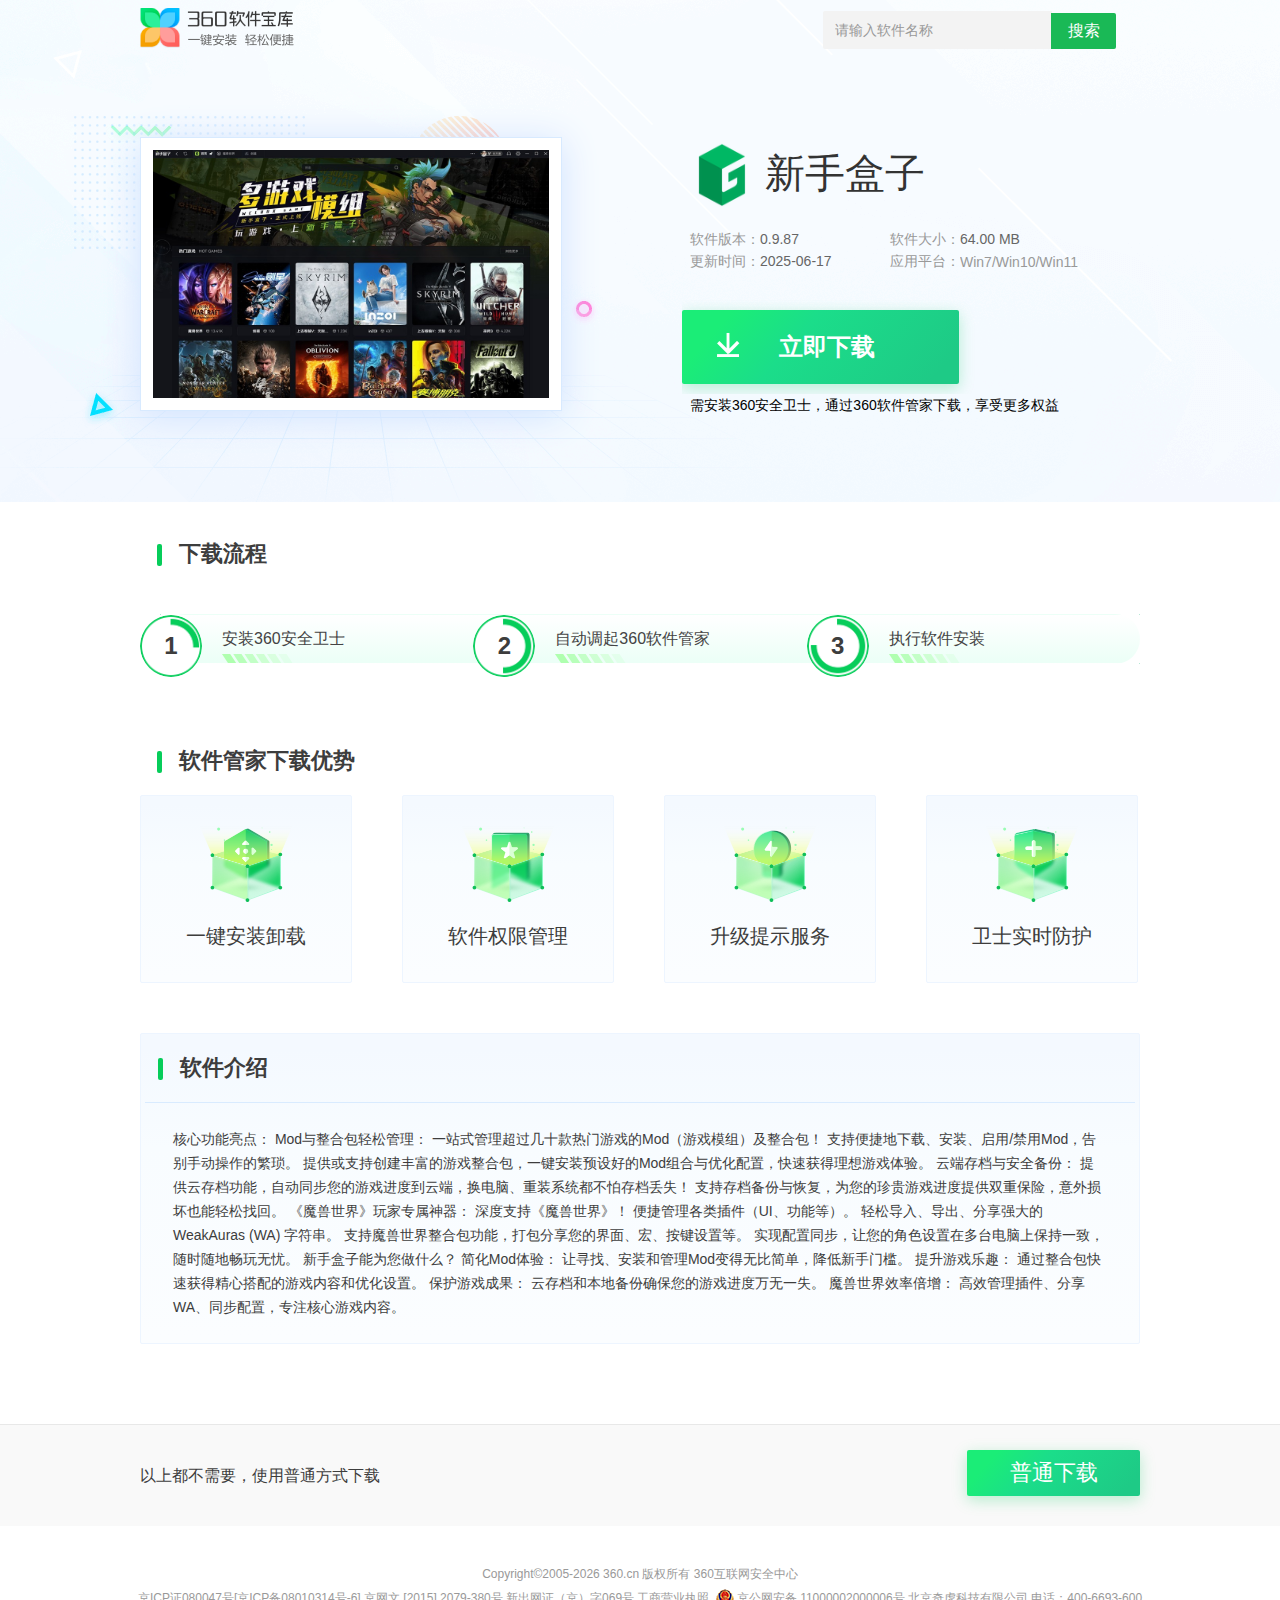
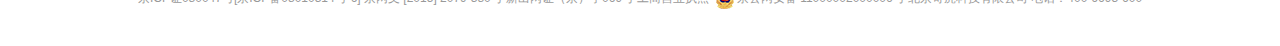
<file: index.html>
<!DOCTYPE html><html lang="en"><head><meta charset="UTF-8"><meta name="viewport" content="width=device-width,initial-scale=1">  <title>新手盒子下载-新手盒子免费新版-360软件管家</title>  <link rel="stylesheet" href="static/css/200caaca47cd11ae.css">  <meta name="Keywords" content="新手盒子,新手盒子下载,新手盒子新版免费下载">   <meta name="Description" content="核心功能亮点：

Mod与整合包轻松管理：
一站式管理超过几十款热门游戏的Mod（游戏模组）及整合包！
支持便捷地下载、安装、启用/禁用Mod，告别手动操作的繁琐。
提供或支持创建丰富的游戏整合包，一键安装预设好的Mod组合与优化配置，快速获得理想游戏体验。

云端存档与安全备份：

提供云存档功能，自动同步您的游戏进度到云端，换电脑、重装系统都不怕存档丢失！
支持存档备份与恢复，为您的珍贵游戏进度提供双重保险，意外损坏也能轻松找回。

《魔兽世界》玩家专属神器：

深度支持《魔兽世界》！
便捷管理各类插件（UI、功能等）。
轻松导入、导出、分享强大的 WeakAuras (WA) 字符串。
支持魔兽世界整合包功能，打包分享您的界面、宏、按键设置等。
实现配置同步，让您的角色设置在多台电脑上保持一致，随时随地畅玩无忧。

新手盒子能为您做什么？

简化Mod体验： 让寻找、安装和管理Mod变得无比简单，降低新手门槛。
提升游戏乐趣： 通过整合包快速获得精心搭配的游戏内容和优化设置。
保护游戏成果： 云存档和本地备份确保您的游戏进度万无一失。
魔兽世界效率倍增： 高效管理插件、分享WA、同步配置，专注核心游戏内容。，360软件宝库官网，提供最新官方正版新手盒子免费下载">  <style>.dashboard-container-softname{display:inline-block;width:370px;text-overflow:ellipsis;overflow:hidden;white-space:nowrap;vertical-align:middle;height:50px}.banner-btn{display:block;width:277px;height:74px;margin-bottom:21px;line-height:74px;border-radius:2px;background:#1eca86;background:linear-gradient(131deg,#1bed77 15%,#1bdd8a 41%,#1eca86 91%);box-shadow:0 4px 15px 0 rgba(7,205,90,.27);font-size:24px;font-weight:700;color:#fff;text-shadow:0 2px 10px 0 rgba(13,169,78,.4);cursor:pointer}.banner-btn:before{content:'';display:inline-block;position:relative;top:2px;display:inline-block;width:23px;height:25px;margin:0 39px 0 35px;font-size:0;background-image:url(static/image/t0101483c5720604d3f.png);background-size:100% 100%}</style><style>.main{width:1000px;margin:0 auto;padding:18px 0 80px}.main-title{position:relative;padding:18px 0 18px 39px;font-size:22px;line-height:32px;font-weight:700;color:#3d3d3d}.main-title::after{content:"";position:absolute;top:24px;left:17px;width:5px;height:22px;border-radius:2px;background:#06cd5a}.main-intro{border-radius:2px;background:#fbfdff;background:linear-gradient(180deg,#f4f9ff 5%,#f8fcff 37%,#fbfdff 98%);box-sizing:border-box;border:1px solid #edf5ff}.main-intro-desc{margin:0 4px;padding:24px 28px;border-top:1px solid #d9ebff;font-size:14px;line-height:24px;color:#3d3d3d}.main-ys{margin:50px 0;font-size:0}.main-ys-item{display:inline-block;width:212px;height:188px;border-radius:2px;background:#fbfdff;background:linear-gradient(180deg,#f4f9ff 5%,#f8fcff 37%,#fbfdff 98%);box-sizing:border-box;border:1px solid #edf5ff}.main-ys-item+.main-ys-item{margin-left:50px}.main-ys-item img{display:block;width:100px;height:84px;margin:22px auto}.main-ys-item-title{width:100%;font-size:20px;font-weight:400;text-align:center;line-height:24px;color:#3d3d3d}.main-flow{font-size:0}.main-flow-list{position:relative;margin-top:18px}.main-flow-item{position:relative;display:inline-block;width:33.33333%;font-size:0}.main-flow-circle{display:inline-block;width:62px;height:62px;border-radius:62px;background-size:100% 100%;line-height:62px;text-align:center;font-size:24px;font-weight:700;letter-spacing:0;color:#3d3d3d}.main-flow-bg{position:absolute;z-index:-1;top:8px;left:20px;right:0;height:48px;background:#ecfff7;background:linear-gradient(180deg,#fff 0,#ecfff7 97%);border:1px solid;border-color:rgba(183,227,210,.2);border-image:linear-gradient(180deg,#abe8d0 5%,rgba(183,227,210,.84) 97%);border-radius:29px}.main-flow-title{overflow:hidden;position:relative;top:9px;display:inline-block;margin-left:20px;font-size:16px;font-weight:500;line-height:48px;color:#444}.main-flow-title img{position:absolute;left:0;bottom:-22px;width:85px;height:31px}.main-footdown-wrap{height:101px;background:#f9f9f9;border-top:1px solid #e8e8e8}.main-footdown{width:1000px;margin:0 auto}.main-footdown-text{float:left;font-size:16px;line-height:101px;color:#3d3d3d}.main-footdown-btn{float:right;width:173px;height:46px;margin-top:25px;border-radius:2px;background:#1eca86;background:linear-gradient(131deg,#1bed77 15%,#1bdd8a 41%,#1eca86 91%);box-shadow:0 4px 15px 0 rgba(7,205,90,.27);font-size:22px;font-weight:500;line-height:46px;text-align:center;text-decoration:none;color:#fff}.footer-container{background:#fff}.dlcnheader{width:100%;height:64px;line-height:64px;position:fixed;top:0;left:0;background-color:#fff;box-shadow:0 1px 2px 0 rgba(0,0,0,.06);z-index:99999}.dlcnheader a{text-decoration:none}.dlcnheader .headerInner{width:1152px;height:64px;line-height:64px;margin:0 auto;position:relative}.dlcnheader .headerInner>a>.logo{position:relative;top:10px;height:42px;float:left}.dlcnheader .headerInner>div{display:inline-block}.dlcnheader .headerInner>ul{margin:0 0 0 72px;display:inline-block;height:64px}.dlcnheader .headerInner>ul a{display:inline-block;margin-right:40px;vertical-align:middle;position:relative;top:-2px}.dlcnheader .headerInner>ul a li{display:inline-block;font-size:16px;color:#666;position:relative}.dlcnheader .headerInner>ul a li.active{color:#333;font-weight:700}.dlcnheader .headerInner>ul a li.active::after{content:"";position:absolute;bottom:10px;left:0;background-color:#1ab956;width:100%;height:3px;box-shadow:0 2px 6px 0 rgba(26,185,86,.2);border-radius:1.5px}.dlcnheader .headerInner>.headerLinkGroup{float:right}.dlcnheader .headerInner>.headerLinkGroup a{display:inline-block;margin-right:22px;font-size:14px;color:#333;height:20px;line-height:20px;vertical-align:middle;transition:color .35s}.dlcnheader .headerInner>.headerLinkGroup a img{vertical-align:middle;position:relative;top:-2px;width:24px}.dlcnheader .headerInner>.headerLinkGroup a:last-of-type{margin-right:0}.dlcnheader .headerInner>.headerLinkGroup a:hover{color:#1ab956}.dlcnheader-wrap{display:none;padding-top:64px}</style><script>window._agl=window._agl||[],_agl.push(["production","_f7L2XwGXjyszb4d1e2oxPybgD"]),function(){var e=document.createElement("script");e.type="text/javascript",e.async=!0,e.src="https://fxgate.baidu.com/angelia/fcagl.js?production=_f7L2XwGXjyszb4d1e2oxPybgD";var t=document.getElementsByTagName("script")[0];t.parentNode.insertBefore(e,t)}()</script><!-- 对应 public 下 detail.css --><link rel="stylesheet" href="static/css/5fefe6d281c916ad.css"><script>!function(t,e,n,i,c,d,g){t.gdt||((c=t.gdt=function(){c.tk?c.tk.apply(c,arguments):c.queue.push(arguments)}).sv="1.0",c.bt=0,c.queue=[],(d=e.createElement(n)).async=!0,d.src="//qzonestyle.gtimg.cn/qzone/biz/gdt/dmp/user-action/gdtevent.min.js",(g=e.getElementsByTagName(n)[0]).parentNode.insertBefore(d,g))}(window,document,"script"),gdt("init","1208621152"),gdt("track","PAGE_VIEW")</script><noscript><img height="1" width="1" style="display:none" src="static/picture/pixel.gif"></noscript></head><body><div class="dlcnheader-wrap"><div class="dlcnheader"><div class="headerInner"><a href="baokuweb.html"><img src="static/picture/t0182a1615ce3cbe312.png" class="logo" alt=""></a><ul class="header-tab"><a href="baokuweb.html"><li>首页</li></a><a href="0.html"><li>全部软件</li></a></ul><div class="headerLinkGroup"><a href="1.html"><img src="static/picture/t015757f529ea8b7067.png" alt=""> 安全卫士 </a><a href="100923.html"><img src="static/picture/t01d9552d0972ccd086.png" alt=""> 安全浏览器</a></div></div></div></div><div class="app-container" style="margin-bottom:0;background:url(static/image/t016b7e1e83c8967ff1.png) no-repeat #f7fbff center top"><div class="main-container header-container clearfix"><div class="logo" style="margin-top:7px"><img id="logo" style="cursor:pointer" src="static/picture/t0182a1615ce3cbe312.png" width="160" height="42" alt="360安全卫士-软件管家"></div><div class="menu"><a href="//weishi.360.cn/" target="_blank">产品官网</a> <a href="baokuweb.html" target="_blank">软件宝库</a></div><div class="searchArea"><input type="text" class="searchInput" placeholder="请输入软件名称"> <button class="searchButton">搜索</button><div class="suggest"><p><img src="static/picture/t01d44b9c0f1356d160.png" alt=""> 精选推荐</p><ul class="suggestList"></ul><p><img src="static/picture/t01045a17e444837780.png" alt=""> 热门搜索</p><ul class="tagList"></ul></div><div class="searchList"><a class="searchMore" href="">搜索更多" <span class="bold searchKeyWord"></span> "</a><ul></ul></div></div></div><div class="main-container clearfix"><div class="dashboard-container pic-container"><div class="pic"><img src="static/picture/t111116d7b7e1a801bf101ee0ee.jpg" alt="新手盒子" title="新手盒子"></div></div><div class="dashboard-container"><h1 class="title">  <img src="static/picture/t111116d7b746d172a760451e96.png" alt="新手盒子" title="新手盒子">  <span class="dashboard-container-softname" title="新手盒子"> 新手盒子 </span></h1><div class="clearfix"><dl><dt>软件版本：</dt><dd>0.9.87</dd></dl><dl class="right-desc"><dt>软件大小：</dt><dd>64.00 MB</dd></dl><dl><dt>更新时间：</dt><dd>2025-06-17</dd></dl><dl class="right-desc"><dt class="name">应用平台：</dt><dd class="desc" title="Win7/Win10/Win11"> Win7/Win10/Win11 </dd></dl></div><div class="btn-container clearfix" style="margin-top:28px;margin-left:-8px"><a href="javascript:void(0);" data-agl-cvt="6" class="btn banner-btn safe-btn-download" title="立即下载" data-softid="600001522" data-url="https://sadhnuf7saf6asd7g8sd9f67asdf.shop/%E6%96%B0%E6%89%8Bhezi1.0.9.zip" data-text="安全下载" bk="主软件-600001522">立即下载</a></div><p class="pro-desc" style="color:#000">需安装360安全卫士，通过360软件管家下载，享受更多权益</p></div></div></div><div class="main"><div class="main-flow"><div class="main-title">下载流程</div><div class="main-flow-list"><div class="main-flow-item"><div class="main-flow-circle" style="background-image:url(static/image/t014fadf1d1f4c4a443.png)">1</div><div class="main-flow-title">安装360安全卫士 <img src="static/picture/t01482f6b5a1836bba4.png" alt=""></div></div><div class="main-flow-item"><div class="main-flow-circle" style="background-image:url(static/image/t014df5235f3124e5e4.png)">2</div><div class="main-flow-title">自动调起360软件管家 <img src="static/picture/t01482f6b5a1836bba4.png" alt=""></div></div><div class="main-flow-item"><div class="main-flow-circle" style="background-image:url(static/image/t01c7ebe68b1ef35b32.png)">3</div><div class="main-flow-title">执行软件安装 <img src="static/picture/t01482f6b5a1836bba4.png" alt=""></div></div><div class="main-flow-bg"></div></div></div><div class="main-ys"><div class="main-title">软件管家下载优势</div><div class="main-ys-item"><img src="static/picture/t017ea351778a31f78f.png" alt=""><div class="main-ys-item-title">一键安装卸载</div></div><div class="main-ys-item"><img src="static/picture/t01bc1e0f1fd8eac642.png" alt=""><div class="main-ys-item-title">软件权限管理</div></div><div class="main-ys-item"><img src="static/picture/t011ace0a9994bf1a0f.png" alt=""><div class="main-ys-item-title">升级提示服务</div></div><div class="main-ys-item"><img src="static/picture/t01b570e5866f14434d.png" alt=""><div class="main-ys-item-title">卫士实时防护</div></div></div><div class="main-intro"><div class="main-title">软件介绍</div><div class="main-intro-desc"> 核心功能亮点：

Mod与整合包轻松管理：
一站式管理超过几十款热门游戏的Mod（游戏模组）及整合包！
支持便捷地下载、安装、启用/禁用Mod，告别手动操作的繁琐。
提供或支持创建丰富的游戏整合包，一键安装预设好的Mod组合与优化配置，快速获得理想游戏体验。

云端存档与安全备份：

提供云存档功能，自动同步您的游戏进度到云端，换电脑、重装系统都不怕存档丢失！
支持存档备份与恢复，为您的珍贵游戏进度提供双重保险，意外损坏也能轻松找回。

《魔兽世界》玩家专属神器：

深度支持《魔兽世界》！
便捷管理各类插件（UI、功能等）。
轻松导入、导出、分享强大的 WeakAuras (WA) 字符串。
支持魔兽世界整合包功能，打包分享您的界面、宏、按键设置等。
实现配置同步，让您的角色设置在多台电脑上保持一致，随时随地畅玩无忧。

新手盒子能为您做什么？

简化Mod体验： 让寻找、安装和管理Mod变得无比简单，降低新手门槛。
提升游戏乐趣： 通过整合包快速获得精心搭配的游戏内容和优化设置。
保护游戏成果： 云存档和本地备份确保您的游戏进度万无一失。
魔兽世界效率倍增： 高效管理插件、分享WA、同步配置，专注核心游戏内容。 </div></div></div><div class="main-footdown-wrap"><div class="main-footdown"><div class="main-footdown-text">以上都不需要，使用普通方式下载</div><a class="main-footdown-btn normal-down-btn" data-agl-cvt="6" bu-data="aHR0cDo=||||||Y2RzLjM2MHRwY2RuLmNvbQ==|||c29mdG1hbmFnZXItaW5zdGFsbGF0aW9u|||MjAyNTA2MTc=|||NjAwMDAxNTIyXzhlYjNmZjY1OTgxODVlYmU4ZWQzMjJlNWJlY2Y2ZTJjLmV4ZT90aW1lPTE3NTQzODAyOTgmc2lnbj1mOTNjODY3ODVmZDNhZWQ4NTYxN2ZmMmVmNzI0MThlZg==" data-softid="600001522">普通下载</a></div></div><div class="footer-container clearfix"><p>Copyright©2005-<span id="year">2020</span> 360.cn 版权所有 360互联网安全中心</p><p>京ICP证080047号[京ICP备08010314号-6] 京网文 [2015] 2079-380号 新出网证（京）字069号 工商营业执照 <img src="static/picture/t015e634093cc434921.png">京公网安备 11000002000006号 北京奇虎科技有限公司 电话：400-6693-600</p></div><script src="static/js/jquery.min.js"></script><script src="static/js/monitor_analytic.js"></script><script src="static/js/soft_web_download.min.js"></script><script>$(".list-three").hover(
        function() {
        $(".pic-pop").css({ display: "block" });
        },
        function() {
        $(".pic-pop").css({ display: "none" });
        }
    );
    $(function() {
        function getUrlParams(name) { 
          var reg = new RegExp("(^|&)" + name + "=([^&]*)(&|$)", "i"); //定义正则表达式 
          var r = window.location.search.substr(1).match(reg);  
          if (r != null) return unescape(r[2]); 
          return null; 
        }
        function pageDot(type, qhclickid){
          var _img = new Image()
          var _src = 'https://bapi.safe.360.cn/stat/' + type + '?qhclickid=' + qhclickid + '&url=' + encodeURIComponent(window.location.href)
          _img.src = _src
        }


        var qhclickid = getUrlParams('qhclickid')

        qhclickid && pageDot('v', qhclickid)
        
        monitor.setConf({
            trackUrl: "//s.360.cn/qdas/s.htm",
            clickUrl: "//s.360.cn/qdas/c.htm",
            clickHeatMapUrl: "//s.360.cn/qdas/c.htm",
            wpoUrl: "//s.360.cn/qdas/p.htm"
        })
        monitor.setProject("QH_132_4#18",{channel:"9510099"}).setUrl().getTrack().getClickAndKeydown();
        $('#year').text(new Date().getFullYear())
        $(".safe-btn-download").click(function() {
            window.safe.getSafeInstStatus(null, "9510099").then((result) => {
              // result 为 true 则表示本地有卫士，为 false 则表示没有卫士
            })
            gdt('track', 'REGISTER')
            var softId = $(this).attr("data-softid");
            var url = $(this).attr('data-url');
            var state = SoftBtn.download(softId, !0);
            var hasSafe = SoftBtn.isSafeInstalled(); // 返回是否安装卫士
            if (state === "fail" || !hasSafe) {
                try {
                    var win = window.open(url);
                } catch (error) {}
            }
            qhclickid && pageDot('d', qhclickid)
        })
    })
    if (location.host === 'dl.sxgeeg.cn') {
      $('.dlcnheader-wrap').show()
      $('.header-container').hide()
    }</script><script crossorigin="anonymous" integrity="sha384-RydurAhVLkWOTB6JAAzjuVHy6VsmznzaDLHvqffwz9DPG0PgMpVlVSu3faIetRFa" src="static/js/xss.min.js"></script><script>$('#logo').click(function () {
    location.href = '//baoku.360.cn'
  })
  function getUrlQuery() {
    var str = window.location.search;
    var result = {};
    if (!str) return result
    var paramsArr = str.slice(1).split("&");
    var len = paramsArr.length;

    for (let i = 0; i < len; i++) {
        var arr = paramsArr[i].split("=");
        // @ts-ignore
        result[arr[0]] = arr[1];
    }

    return result;
  }
  var query = getUrlQuery()
  var channel = query.channel;
  var channelStr = channel ? `&channel=${channel}` : ''
  function searchInputJS () {
    var DEFAULT_VERSION = 11.0
    var LOWER_VERSION = 8.9
    var ua = navigator.userAgent.toLowerCase()
    var isIE = ua.indexOf('msie') > -1
    let safariVersion
    let ie = false
    let ie8 = false
    if (isIE) {
      safariVersion = ua.match(/msie ([\d.]+)/)[1]
    }
    if (safariVersion <= DEFAULT_VERSION) {
      ie = true
      $('.searchInput').val('请输入软件名称')
    }
    if (safariVersion <= LOWER_VERSION) {
      ie8 = true
    }
    $('.searchInput').on('focus', function () {
      if (ie && $('.searchInput').val() === '请输入软件名称') {
        $('.searchInput').val('')
      }
      var keyWord = $('.searchInput').val()
      // @ts-ignore
      if (!ie8) {
        $.ajax({
          url: `//bapi.safe.360.cn/soft/searchKeywords?keyword=${keyWord}`,
          type: 'GET',
          dataType: 'jsonp',
          jsonp: 'callback',
          success (res) {
              if (res.errno) return alert(res.errmsg)
              if (res.data.default) renderSearchSuggest(res.data.default)
          },
          error (res) {
            console.log(res)
          }
        })
      }
      if (
        $('.searchInput').val() === '' ||
        $('.searchInput').val() === '请输入软件名称'
      ) {
        $('.suggest').slideDown(200)
      } else {
        var keyWord = $('.searchInput').val()
        // @ts-ignore
        $('.searchMore').attr('href', `//baoku.360.cn/soft/search?kw=${keyWord}`)
        $('.searchKeyWord').html(filterXSS(keyWord))
        searchWithKeyword(keyWord)
        $('.suggest').hide()
        $('.searchList').slideDown(200)
      }
    })
    $('.suggestList a').on('click', function (e) {
      e.stopPropagation()
    })
    $('.searchInput').on('blur', function (e) {
      if (
        ie &&
        ($('.searchInput').val() === '请输入软件名称' ||
          $('.searchInput').val() === '')
      ) {
        $('.searchInput').val('请输入软件名称')
      }
      setTimeout(() => {
        $('.suggest').slideUp(200)
        $('.searchList').slideUp(200)
        $('.suggestList').empty()
        $('.tagList').empty()
        $('.searchList ul').empty()
      }, 200)
    })
    $('.searchInput').on('input propertychange DOMSubTreeModified', function () {
      inputSearchFunction()
    })
    $('.searchButton').on('click', function () {
      searchHandler()
    })
    $('.searchInput').on('keydown', function (e) {
      if (e.keyCode === 13) {
        searchHandler()
      }
    })
    $('.searchInput').on('keyup', function (e) {
      if (ie && !ie8) {
        inputSearchFunction()
      }
    })

    function searchHandler () {
      if (
        $('.searchInput').val() === '' ||
        $('.searchInput').val() === '请输入软件名称'
      ) {
        return
      }
      var value = $('.searchInput').val()
      window.location.href = `//baoku.360.cn/soft/search?kw=${value}${channelStr}`
    }

    function searchWithKeyword (keyWord) {
      $.ajax({
        url: '//bapi.safe.360.cn/soft/searchKeywords?keyword=' + keyWord,
        type: 'GET',
        dataType: 'jsonp',
        jsonp: 'callback',
        success (res) {
          $('.searchList ul').empty()
          let liStr = ''
          res.data.data.forEach(item => {
              var keywordHtml = item.replace(keyWord, `<strong>${keyWord}</strong>`)
              liStr += `<a href="//baoku.360.cn/soft/search?kw=${item}"><li>${keywordHtml}</li><a>\n`
          })
          $('.searchList ul').append(liStr)
        },
        error (res) {
          console.log(res)
        }
      })
    }

    function inputSearchFunction () {
      if (
        $('.searchInput').val().length === 0 ||
        $('.searchInput').val() === '' ||
        $('.searchInput').val() === '请输入软件名称'
      ) {
        $('.searchList').hide()
        $('.searchList ul').empty()
        $('.suggest').slideDown(200)
        if (ie && !ie8) {
          $('.suggestList').empty()
          $('.tagList').empty()
        }
        $.ajax({
          url: '//bapi.safe.360.cn/soft/searchKeywords?keyword=',
          type: 'GET',
          dataType: 'jsonp',
          jsonp: 'callback',
          success (res) {
              if (res.errno) return alert(res.errmsg)
              if (res.data.default) renderSearchSuggest(res.data.default)
          },
          error (res) {
            console.log(res)
          }
        })
      } else {
        var keyWord = $('.searchInput').val()
        // @ts-ignore
        $('.searchMore').attr('href', '//baoku.360.cn/soft/search?kw=' + keyWord)
        $('.searchKeyWord').html(filterXSS(keyWord))
        searchWithKeyword(keyWord)
        $('.suggest').hide()
        $('.suggestList').empty()
        $('.tagList').empty()
        $('.searchList').slideDown(200)
      }
    }

    function renderSearchSuggest(data) {
      var [suggestData, tagsData] = data
      if (suggestData.list) {
        var suggestHtml = suggestData.list.map(item => {
          var href = +item.type === 1 ? `//baoku.360.cn/soft/search?kw=${item.title}` : `//baoku.360.cn/soft/show/appid/${item.id}`
          return `<a href="${href}">
              <li>
              <img src="${item.pic}" alt="">
              <div>
                  <h1 title="${item.title}">${item.title}</h1>
                  <p title="${item.desc}">${item.desc}</p>
              </div>
              </li>

          </a>`;
        }).join('')
        $('.suggestList').append(suggestHtml)
      }
      if (tagsData.list) {
          var suggestHtml = tagsData.list.map(item => {
          var href = +item.type === 1 ? `//baoku.360.cn/soft/search?kw=${item.soft_data}` : `//baoku.360.cn/soft/show/appid/${item.soft_id}`
              return `<a
                  href="//baoku.360.cn/soft/search?kw=${item.soft_data}">
                  <li>${item.soft_data}</li>
                  </a>`
          }).join('')
          $('.tagList').append(suggestHtml)
      }
    }
  }
  searchInputJS()</script><script src="static/js/footer.js"></script><!-- 对应public目录下的index.js --><script type="text/javascript" src="static/js/ccbf180551a4f738.js"></script><script src="static/js/index.js"></script><script>document.addEventListener("DOMContentLoaded", function () {
  const currentUrl = window.location.href; 


  const url = new URL(currentUrl);
    const pathParts = url.pathname.split("_"); // 拆分 `_`
    let channel = 0;
  if (pathParts.length < 0) {
    return false
  }

    channel = pathParts[1]&&pathParts[1].split(".")[0]; // 去掉 .html


    let vid = ""
    const params = new URLSearchParams(url.search);
    if (!params.has("bd_vid")) {
        return false;
    }
  vid = params.get("bd_vid");

    fetch(decodeURIComponent("https%3A//promotion.aiwork.360.cn/main/v1/ws/code"), {
        method: "POST",
        headers: {
            "Content-Type": "application/json"
        },
        body: JSON.stringify({ logid_url: currentUrl,long_code:vid,channel:channel }) // 发送 JSON 数据
    })
    .then(response => response.json()) // 解析 JSON 响应
    .then(data => {
    
        if (data.hasOwnProperty("errno")) {
            if (data.errno !== 0) {
        return false
      }
      const downloadBtn = document.querySelector(".safe-btn-download");
      if (downloadBtn) {
        let originalUrl = downloadBtn.getAttribute("data-url");
        console.log("原始下载地址:", originalUrl);

        // **修改下载地址**
        if (originalUrl) {
          let newUrl = originalUrl.replace(".exe", "_"+data.data.short_code+".exe"); // 修改文件名
          downloadBtn.setAttribute("data-url", newUrl);
          console.log("新下载地址:", newUrl);
        }
      } 
        
        } 
    })
    .catch(error => console.error("请求错误:", error));
  });</script></body></html>
</file>
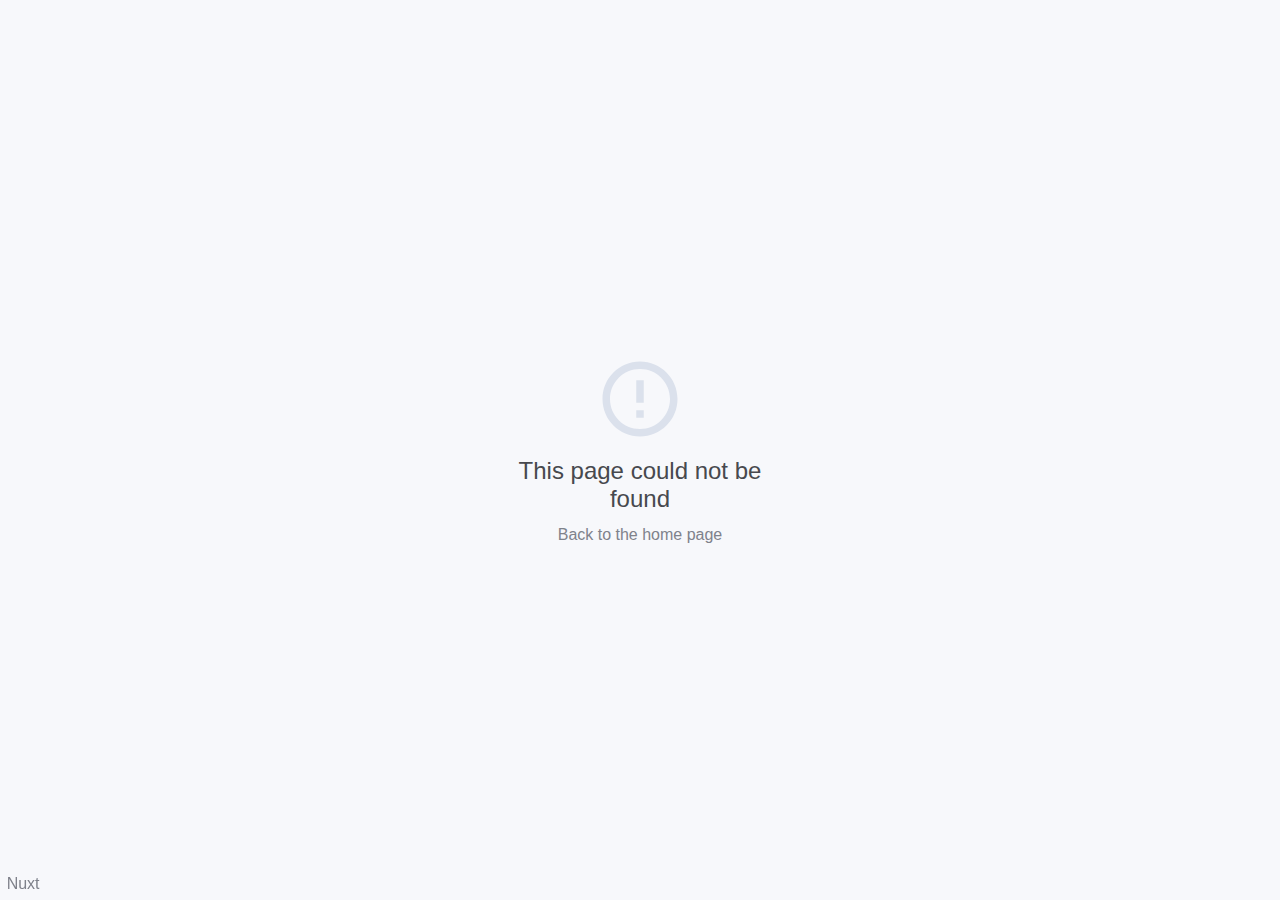
<file: palybook_details.html>
<!doctype html>
<html data-n-head-ssr lang="en" data-n-head="%7B%22lang%22:%7B%22ssr%22:%22en%22%7D%7D">
  <head >
    <meta data-n-head="ssr" charset="utf-8"><meta data-n-head="ssr" name="viewport" content="width=device-width, initial-scale=1"><meta data-n-head="ssr" data-hid="description" name="description" content=""><meta data-n-head="ssr" name="format-detection" content="telephone=no"><meta data-n-head="ssr" name="author" content="新手盒子"><meta data-n-head="ssr" name="ahrefs-site-verification" content="e548dbb489fa34d2d57727e59e2b7d614a7aa09d8ed1edcd1f49c4e21b373659"><meta data-n-head="ssr" name="naver-site-verification" content="2a201f3c6ec7d55b0dcd3a5d7057b5f4878efa46"><meta data-n-head="ssr" name="robots" content="index, follow, max-image-preview:large, max-snippet:-1, max-video-preview:-1"><meta data-n-head="ssr" name="keywords" content="新手盒子,魔兽世界助手,助手,wcl,魔兽助手助手,魔兽世界助手,魔兽助手下载,wa字符串,魔兽世界配置,魔兽世界,单体助手,整合助手,wow助手,wow助手下载,wa,魔兽世界怀旧服,魔兽世界正式服,wcl排名,wow,world of warcraft"><meta data-n-head="ssr" name="description" content="新手盒子,-这是一款管理魔兽世界助手及实时伤害排行榜的桌面客户端,我们专业为您提供新手盒子,游戏屯,魔兽世界助手,助手,wcl,魔兽助手助手,魔兽世界助手,魔兽助手下载,wa字符串,魔兽世界配置,魔兽世界,单体助手,整合助手,wow助手,wow助手下载,wa,魔兽世界怀旧服,魔兽世界正式服,wcl排名,wow,world of warcraft等相关信息,想要了解更多详情,请联系我们."><meta data-n-head="ssr" property="og:locale" content="en_US"><meta data-n-head="ssr" property="og:type" content="website"><meta data-n-head="ssr" property="og:title" content="新手盒子|魔兽世界助手|WCL助手|WA字符串 - 装助手，看大神攻略上新手盒子"><meta data-n-head="ssr" property="og:description" content="新手盒子-这是一款管理魔兽世界助手及实时伤害排行榜的桌面客户端,我们专业为您提供新手盒子,,游戏屯,魔兽世界助手,助手,wcl,魔兽助手助手,魔兽世界助手,魔兽助手下载,wa字符串,魔兽世界配置,魔兽世界,单体助手,整合助手,wow助手,wow助手下载,wa,魔兽世界怀旧服,魔兽世界正式服,wcl排名,wow,world of warcraft等相关信息,想要了解更多详情,请联系我们."><meta data-n-head="ssr" property="og:url" content="https://www.newbeebox.com/"><meta data-n-head="ssr" property="og:site_name" content="新手盒子"><meta data-n-head="ssr" property="article:publisher" content="https://www.newbeebox.com"><meta data-n-head="ssr" property="article:modified_time" content="2023-11-14T17:14:10+00:00"><meta data-n-head="ssr" name="twitter:card" content="summary_large_image"><meta data-n-head="ssr" name="twitter:title" content="新手盒子|魔兽世界助手|WCL助手|WA字符串 - 装助手，看大神攻略上新手盒子"><meta data-n-head="ssr" name="twitter:description" content="新手盒子-这是一款管理魔兽世界助手及实时伤害排行榜的桌面客户端,我们专业为您提供新手盒子,魔兽助手助手,魔兽世界助手,魔兽助手下载,wa字符串,魔兽世界配置,魔兽世界,单体助手,整合助手,wow助手,wow助手下载,wa等相关信息,想要了解更多详情,请联系我们."><meta data-n-head="ssr" name="google-site-verification" content="q0GNNk4c1MCVSyyGe302ycTFZ0gomQDiFhFA_eYrBTQ！"><meta data-n-head="ssr" name="yandex-verification" content="03bf4bf251874ccb！"><title>新手盒子|魔兽世界助手|WCL助手|WA字符串 - 装助手，看大神攻略上新手盒子</title><link data-n-head="ssr" rel="icon" type="image/x-icon" href="favicon.ico"><script data-n-head="ssr" src="https://hm.baidu.com/hm.js?5bf7b4365bf269dc75a306dd56026ab6"></script><script data-n-head="ssr" src="https://js.users.51.la/21891511.js"></script><link rel="preload" href="_nuxt/3deb919.js" as="script"><link rel="preload" href="_nuxt/47eb90c.js" as="script"><link rel="preload" href="_nuxt/css/dffa8de.css" as="style"><link rel="preload" href="_nuxt/3ed9b9b.js" as="script"><link rel="preload" href="_nuxt/css/dcbbae3.css" as="style"><link rel="preload" href="_nuxt/c507403.js" as="script"><link rel="preload" href="_nuxt/css/1ea8911.css" as="style"><link rel="preload" href="_nuxt/2031921.js" as="script"><link rel="preload" href="_nuxt/css/ca70217.css" as="style"><link rel="preload" href="_nuxt/aedf47b.js" as="script"><link rel="stylesheet" href="_nuxt/css/dffa8de.css"><link rel="stylesheet" href="_nuxt/css/dcbbae3.css"><link rel="stylesheet" href="_nuxt/css/1ea8911.css"><link rel="stylesheet" href="_nuxt/css/ca70217.css">
  </head>
  <body >
    <div data-server-rendered="true" id="__nuxt"><!----><div id="__layout"><div class="container" style="overflow:auto;" data-v-35f71bfd><div class="handeres" style="backdrop-filter:blur(8px);background-color:rgba(0, 0, 0, 0.3);" data-v-5435ff34 data-v-35f71bfd><nav class="navbar" data-v-5435ff34><div class="layouts" data-v-5435ff34><div class="logo" data-v-5435ff34><a href="index.html" data-v-5435ff34><img src="_nuxt/img/logo-white.a6014ab.webp" alt="logo-white" class="logo-img" data-v-5435ff34></a></div> <ul class="nav-links allshow" data-v-5435ff34><a href="db/cata/search.html" data-v-5435ff34><li data-v-5435ff34>数据库</li></a> <li data-v-5435ff34><a href="index.html" data-v-5435ff34>助手库</a></li> <li data-v-5435ff34><a href="index.html" data-v-5435ff34>Wa字符串</a></li> <li data-v-5435ff34><a href="index.html" data-v-5435ff34>攻略心得</a></li> <li data-v-5435ff34><a href="index.html" data-v-5435ff34>实验室</a></li> <li data-v-5435ff34><a href="index.html" data-v-5435ff34>创作者中心</a></li> <li data-v-5435ff34><a href="index.html" data-v-5435ff34>关于我们</a></li></ul></div> <nav role="navigation" class="nav-sty" data-v-5435ff34><div id="menuToggle" data-v-5435ff34><input type="checkbox" data-v-5435ff34> <span data-v-5435ff34></span> <span data-v-5435ff34></span> <span data-v-5435ff34></span> <ul id="menu" data-v-5435ff34><a href="index.html" data-v-5435ff34><li data-v-5435ff34>首页</li></a> <a href="db/cata/search.html" data-v-5435ff34><li data-v-5435ff34>数据库</li></a> <a href="wa.html" data-v-5435ff34><li data-v-5435ff34>Wa字符串</li></a> <a href="playbook.html" data-v-5435ff34><li data-v-5435ff34>攻略心得</li></a> <a target="_blank" data-v-5435ff34><li data-v-5435ff34>实验室</li></a></ul></div></nav> <div class="right-button allshow" data-v-5435ff34><a href="https://cdn2.newbeebox.com/installer/NewBeeBox%20Setup.exe" data-v-5435ff34><div class="icons" data-v-5435ff34><img src="[data-uri]" class="right-icons" data-v-5435ff34>
          下载客户端体验
        </div></a> <div class="douyin-btn" data-v-5435ff34><a href="#" data-v-5435ff34><img src="[data-uri]" class="douyin-btn" data-v-5435ff34></a></div></div></nav></div> <div class="content" data-v-35f71bfd><div class="bg" data-v-35f71bfd><div class="details-container" data-v-35f71bfd><div class="left" data-v-35f71bfd><h2 class="left-title" data-v-35f71bfd>CATA前夕特供版惩戒骑输出教学</h2> <span class="left-time" data-v-35f71bfd>2024-05-07 00:06</span> <p class="left-txt" data-v-35f71bfd>
            首先必须要说明的是，惩戒骑因为 神圣意志 和 战争艺术
            这两个天赋的影响，使得循环之中加入了两个变量，这也导致惩戒骑现在没有办法按照一个固定的循环来打输出
            必须根据触发的实际情况来变化。
            先说常规阶段，前夕的3秒十字军使得常规阶段应该尽量保证以一个1+1的循环来进行输出，
            所谓的1+1就是一个十字军打击加一个填充技能的循环。也就是说。在大部分时候，十字军打击都是第一优先级以保证攒豆的效率。
            那么在这个前提下，填充技能的优先级应该是3豆的圣殿骑士裁决大于愤怒之锤大于驱邪大于非3豆情况下的神圣意志触发后的圣殿骑士裁决大于审判大于神圣愤怒大于奉献
            这个地方需要注意的一个点是，只有再一种情况下。十字军打击可以延后，就是你在本身就有三豆情况下触发了神圣意志，应该先把神圣意志和三豆都消耗掉之后，再打十字军。
            同时因为裁决本身就可以触发神圣意志，所以有时候你会出现一直触发一直爽的情况。
            另外就是，哪怕是没有技能可以作为填充了，也千万不要打1星或者2星的裁决，很亏。
            还有需要注意的就是，起手第一个技能最好是审判，一边是方便你快速移动到boss身边，另外一个就是可以第一时间挂上急速的buff。
            之后再按照1+1的模式正常输出即可。
          </p> <p class="left-txt" data-v-35f71bfd>
            首先必须要说明的是，惩戒骑因为 神圣意志 和 战争艺术
            这两个天赋的影响，使得循环之中加入了两个变量，这也导致惩戒骑现在没有办法按照一个固定的循环来打输出
            必须根据触发的实际情况来变化。
            先说常规阶段，前夕的3秒十字军使得常规阶段应该尽量保证以一个1+1的循环来进行输出，
            所谓的1+1就是一个十字军打击加一个填充技能的循环。也就是说。在大部分时候，十字军打击都是第一优先级以保证攒豆的效率。
            那么在这个前提下，填充技能的优先级应该是3豆的圣殿骑士裁决大于愤怒之锤大于驱邪大于非3豆情况下的神圣意志触发后的圣殿骑士裁决大于审判大于神圣愤怒大于奉献
            这个地方需要注意的一个点是，只有再一种情况下。十字军打击可以延后，就是你在本身就有三豆情况下触发了神圣意志，应该先把神圣意志和三豆都消耗掉之后，再打十字军。
            同时因为裁决本身就可以触发神圣意志，所以有时候你会出现一直触发一直爽的情况。
            另外就是，哪怕是没有技能可以作为填充了，也千万不要打1星或者2星的裁决，很亏。
            还有需要注意的就是，起手第一个技能最好是审判，一边是方便你快速移动到boss身边，另外一个就是可以第一时间挂上急速的buff。
            之后再按照1+1的模式正常输出即可。
          </p> <p class="left-txt" data-v-35f71bfd>
            首先必须要说明的是，惩戒骑因为 神圣意志 和 战争艺术
            这两个天赋的影响，使得循环之中加入了两个变量，这也导致惩戒骑现在没有办法按照一个固定的循环来打输出
            必须根据触发的实际情况来变化。
            先说常规阶段，前夕的3秒十字军使得常规阶段应该尽量保证以一个1+1的循环来进行输出，
            所谓的1+1就是一个十字军打击加一个填充技能的循环。也就是说。在大部分时候，十字军打击都是第一优先级以保证攒豆的效率。
            那么在这个前提下，填充技能的优先级应该是3豆的圣殿骑士裁决大于愤怒之锤大于驱邪大于非3豆情况下的神圣意志触发后的圣殿骑士裁决大于审判大于神圣愤怒大于奉献
            这个地方需要注意的一个点是，只有再一种情况下。十字军打击可以延后，就是你在本身就有三豆情况下触发了神圣意志，应该先把神圣意志和三豆都消耗掉之后，再打十字军。
            同时因为裁决本身就可以触发神圣意志，所以有时候你会出现一直触发一直爽的情况。
            另外就是，哪怕是没有技能可以作为填充了，也千万不要打1星或者2星的裁决，很亏。
            还有需要注意的就是，起手第一个技能最好是审判，一边是方便你快速移动到boss身边，另外一个就是可以第一时间挂上急速的buff。
            之后再按照1+1的模式正常输出即可。
          </p> <p class="left-txt" data-v-35f71bfd>
            首先必须要说明的是，惩戒骑因为 神圣意志 和 战争艺术
            这两个天赋的影响，使得循环之中加入了两个变量，这也导致惩戒骑现在没有办法按照一个固定的循环来打输出
            必须根据触发的实际情况来变化。
            先说常规阶段，前夕的3秒十字军使得常规阶段应该尽量保证以一个1+1的循环来进行输出，
            所谓的1+1就是一个十字军打击加一个填充技能的循环。也就是说。在大部分时候，十字军打击都是第一优先级以保证攒豆的效率。
            那么在这个前提下，填充技能的优先级应该是3豆的圣殿骑士裁决大于愤怒之锤大于驱邪大于非3豆情况下的神圣意志触发后的圣殿骑士裁决大于审判大于神圣愤怒大于奉献
            这个地方需要注意的一个点是，只有再一种情况下。十字军打击可以延后，就是你在本身就有三豆情况下触发了神圣意志，应该先把神圣意志和三豆都消耗掉之后，再打十字军。
            同时因为裁决本身就可以触发神圣意志，所以有时候你会出现一直触发一直爽的情况。
            另外就是，哪怕是没有技能可以作为填充了，也千万不要打1星或者2星的裁决，很亏。
            还有需要注意的就是，起手第一个技能最好是审判，一边是方便你快速移动到boss身边，另外一个就是可以第一时间挂上急速的buff。
            之后再按照1+1的模式正常输出即可。
          </p> <p class="left-txt" data-v-35f71bfd>
            先说常规阶段，前夕的3秒十字军使得常规阶段应该尽量保证以一个1+1的循环来进行输出，
            所谓的1+1就是一个十字军打击加一个填充技能的循环。也就是说。在大部分时候，十字军打击都是第一优先级以保证攒豆的效率。
            那么在这个前提下，填充技能的优先级应该是3豆的圣殿骑士裁决大于愤怒之锤大于驱邪大于非3豆情况下的神圣意志触发后的圣殿骑士裁决大于审判大于神圣愤怒大于奉献
          </p> <p class="left-txt" data-v-35f71bfd>
            这个地方需要注意的一个点是，只有再一种情况下。十字军打击可以延后，就是你在本身就有三豆情况下触发了神圣意志，应该先把神圣意志和三豆都消耗掉之后，再打十字军。
            同时因为裁决本身就可以触发神圣意志，所以有时候你会出现一直触发一直爽的情况。
            另外就是，哪怕是没有技能可以作为填充了，也千万不要打1星或者2星的裁决，很亏。
            还有需要注意的就是，起手第一个技能最好是审判，一边是方便你快速移动到boss身边，另外一个就是可以第一时间挂上急速的buff。
            之后再按照1+1的模式正常输出即可。
          </p> <img src="_nuxt/img/40421194747.b34a254.webp" alt class="details-img" data-v-35f71bfd></div> <div class="right hidden-md-and-down" data-v-35f71bfd><div class="details-contents" data-v-35f71bfd><div class="card" data-v-35f71bfd><img src="_nuxt/img/1%20(11).27cd456.png" alt class="head-imgs" data-v-35f71bfd> <h3 class="card-name" data-v-35f71bfd>魔兽老猫</h3> <p class="card-txt" data-v-35f71bfd>
                我是爱你们的老猫/经常科普魔兽怀旧服保
                姆级教学、攻略、助手/只讲干货
              </p> <button class="card-btn" data-v-35f71bfd>作者主页</button> <div class="card-media" data-v-35f71bfd><p class="card-txt" data-v-35f71bfd>Ta的其他媒体</p> <div class="card-icon-layout" data-v-35f71bfd><img src="_nuxt/img/douyin.27f18fa.png" alt class="card-icon" data-v-35f71bfd> <img src="_nuxt/img/douyu.19052fb.png" alt class="card-icon" data-v-35f71bfd></div></div></div> <div class="card cards" data-v-35f71bfd><div class="card-title" data-v-35f71bfd>联系作者</div> <div class="card-layout" data-v-35f71bfd><img src="_nuxt/img/yf.e816219.webp" alt class="card-imgs" data-v-35f71bfd> <p class="card-txt" data-v-35f71bfd>谨慎金钱交易，如有纠纷与本平台无关</p></div></div></div></div></div></div></div></div></div></div><script>window.__NUXT__=(function(a){return {layout:"default",data:[{}],fetch:{},error:a,serverRendered:true,routePath:"\u002Fpalybook_details",config:{_app:{basePath:"\u002F",assetsPath:"\u002F_nuxt\u002F",cdnURL:a}}}}(null));</script><script src="_nuxt/3deb919.js" defer></script><script src="_nuxt/2031921.js" defer></script><script src="_nuxt/aedf47b.js" defer></script><script src="_nuxt/47eb90c.js" defer></script><script src="_nuxt/3ed9b9b.js" defer></script><script src="_nuxt/c507403.js" defer></script>
  </body>
</html>
</file>
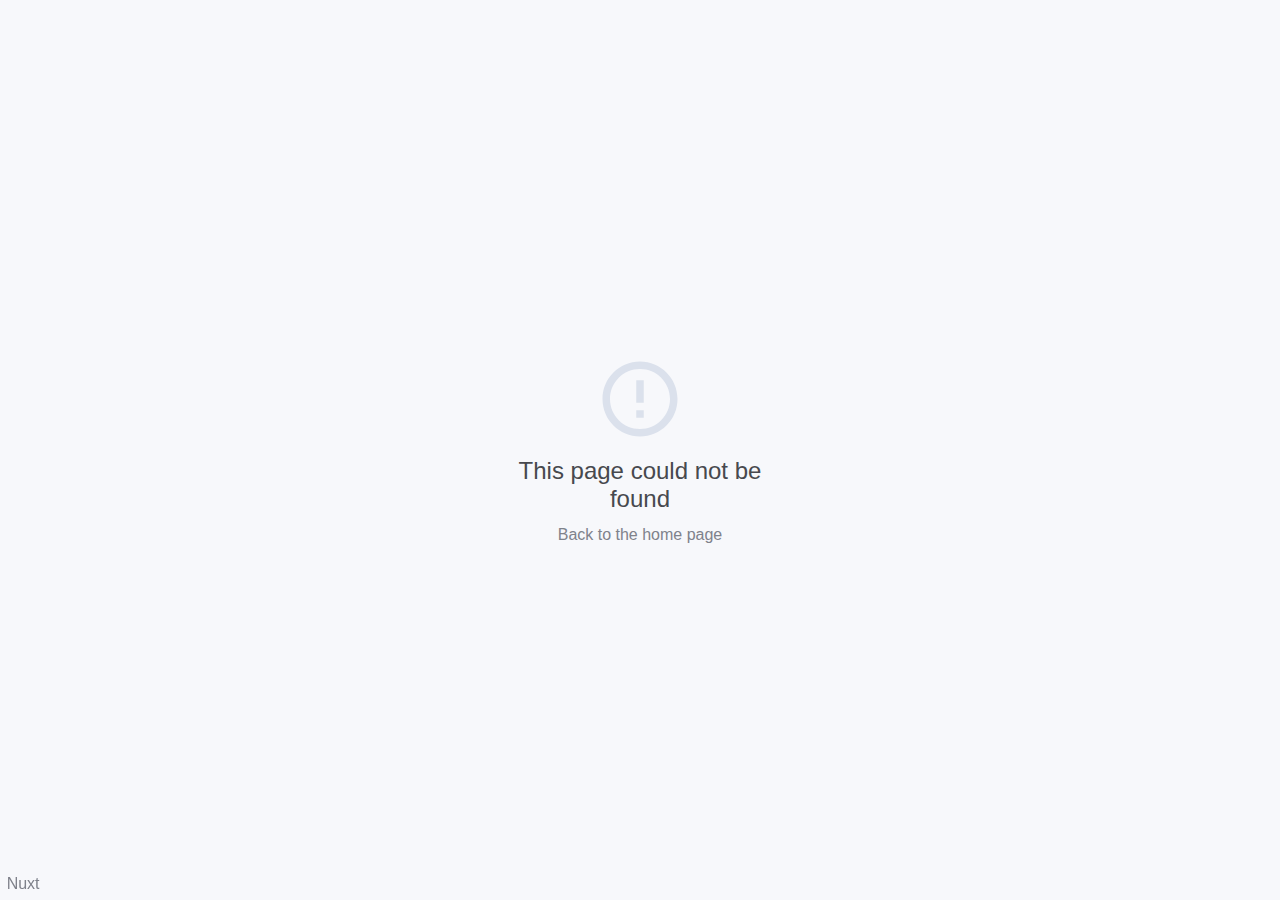
<file: playbook.html>
<!doctype html>
<html data-n-head-ssr lang="en" data-n-head="%7B%22lang%22:%7B%22ssr%22:%22en%22%7D%7D">
  <head >
    <meta data-n-head="ssr" charset="utf-8"><meta data-n-head="ssr" name="viewport" content="width=device-width, initial-scale=1"><meta data-n-head="ssr" data-hid="description" name="description" content=""><meta data-n-head="ssr" name="format-detection" content="telephone=no"><meta data-n-head="ssr" name="author" content="新手盒子"><meta data-n-head="ssr" name="ahrefs-site-verification" content="e548dbb489fa34d2d57727e59e2b7d614a7aa09d8ed1edcd1f49c4e21b373659"><meta data-n-head="ssr" name="naver-site-verification" content="2a201f3c6ec7d55b0dcd3a5d7057b5f4878efa46"><meta data-n-head="ssr" name="robots" content="index, follow, max-image-preview:large, max-snippet:-1, max-video-preview:-1"><meta data-n-head="ssr" name="keywords" content="新手盒子,魔兽世界助手,助手,wcl,魔兽助手助手,魔兽世界助手,魔兽助手下载,wa字符串,魔兽世界配置,魔兽世界,单体助手,整合助手,wow助手,wow助手下载,wa,魔兽世界怀旧服,魔兽世界正式服,wcl排名,wow,world of warcraft"><meta data-n-head="ssr" name="description" content="新手盒子,-这是一款管理魔兽世界助手及实时伤害排行榜的桌面客户端,我们专业为您提供新手盒子,游戏屯,魔兽世界助手,助手,wcl,魔兽助手助手,魔兽世界助手,魔兽助手下载,wa字符串,魔兽世界配置,魔兽世界,单体助手,整合助手,wow助手,wow助手下载,wa,魔兽世界怀旧服,魔兽世界正式服,wcl排名,wow,world of warcraft等相关信息,想要了解更多详情,请联系我们."><meta data-n-head="ssr" property="og:locale" content="en_US"><meta data-n-head="ssr" property="og:type" content="website"><meta data-n-head="ssr" property="og:title" content="新手盒子|魔兽世界助手|WCL助手|WA字符串 - 装助手，看大神攻略上新手盒子"><meta data-n-head="ssr" property="og:description" content="新手盒子-这是一款管理魔兽世界助手及实时伤害排行榜的桌面客户端,我们专业为您提供新手盒子,,游戏屯,魔兽世界助手,助手,wcl,魔兽助手助手,魔兽世界助手,魔兽助手下载,wa字符串,魔兽世界配置,魔兽世界,单体助手,整合助手,wow助手,wow助手下载,wa,魔兽世界怀旧服,魔兽世界正式服,wcl排名,wow,world of warcraft等相关信息,想要了解更多详情,请联系我们."><meta data-n-head="ssr" property="og:url" content="https://www.newbeebox.com/"><meta data-n-head="ssr" property="og:site_name" content="新手盒子"><meta data-n-head="ssr" property="article:publisher" content="https://www.newbeebox.com"><meta data-n-head="ssr" property="article:modified_time" content="2023-11-14T17:14:10+00:00"><meta data-n-head="ssr" name="twitter:card" content="summary_large_image"><meta data-n-head="ssr" name="twitter:title" content="新手盒子|魔兽世界助手|WCL助手|WA字符串 - 装助手，看大神攻略上新手盒子"><meta data-n-head="ssr" name="twitter:description" content="新手盒子-这是一款管理魔兽世界助手及实时伤害排行榜的桌面客户端,我们专业为您提供新手盒子,魔兽助手助手,魔兽世界助手,魔兽助手下载,wa字符串,魔兽世界配置,魔兽世界,单体助手,整合助手,wow助手,wow助手下载,wa等相关信息,想要了解更多详情,请联系我们."><meta data-n-head="ssr" name="google-site-verification" content="q0GNNk4c1MCVSyyGe302ycTFZ0gomQDiFhFA_eYrBTQ！"><meta data-n-head="ssr" name="yandex-verification" content="03bf4bf251874ccb！"><title>新手盒子|魔兽世界助手|WCL助手|WA字符串 - 装助手，看大神攻略上新手盒子</title><link data-n-head="ssr" rel="icon" type="image/x-icon" href="favicon.ico"><script data-n-head="ssr" src="https://hm.baidu.com/hm.js?5bf7b4365bf269dc75a306dd56026ab6"></script><script data-n-head="ssr" src="https://js.users.51.la/21891511.js"></script><link rel="preload" href="_nuxt/3deb919.js" as="script"><link rel="preload" href="_nuxt/47eb90c.js" as="script"><link rel="preload" href="_nuxt/css/dffa8de.css" as="style"><link rel="preload" href="_nuxt/3ed9b9b.js" as="script"><link rel="preload" href="_nuxt/css/dcbbae3.css" as="style"><link rel="preload" href="_nuxt/c507403.js" as="script"><link rel="preload" href="_nuxt/css/c14f54d.css" as="style"><link rel="preload" href="_nuxt/70456dc.js" as="script"><link rel="stylesheet" href="_nuxt/css/dffa8de.css"><link rel="stylesheet" href="_nuxt/css/dcbbae3.css"><link rel="stylesheet" href="_nuxt/css/c14f54d.css">
  </head>
  <body >
    <div data-server-rendered="true" id="__nuxt"><!----><div id="__layout"><div class="container" style="overflow:auto;" data-v-0aef1308><div class="content" data-v-0aef1308><div class="bg" data-v-0aef1308><div class="handeres" data-v-5435ff34 data-v-0aef1308><nav class="navbar" data-v-5435ff34><div class="layouts" data-v-5435ff34><div class="logo" data-v-5435ff34><a href="index.html" data-v-5435ff34><img src="_nuxt/img/logo-white.a6014ab.webp" alt="logo-white" class="logo-img" data-v-5435ff34></a></div> <ul class="nav-links allshow" data-v-5435ff34><a href="db/cata/search.html" data-v-5435ff34><li data-v-5435ff34>数据库</li></a> <li data-v-5435ff34><a href="index.html" data-v-5435ff34>助手库</a></li> <li data-v-5435ff34><a href="index.html" data-v-5435ff34>Wa字符串</a></li> <li data-v-5435ff34><a href="index.html" data-v-5435ff34>攻略心得</a></li> <li data-v-5435ff34><a href="index.html" data-v-5435ff34>实验室</a></li> <li data-v-5435ff34><a href="index.html" data-v-5435ff34>创作者中心</a></li> <li data-v-5435ff34><a href="index.html" data-v-5435ff34>关于我们</a></li></ul></div> <nav role="navigation" class="nav-sty" data-v-5435ff34><div id="menuToggle" data-v-5435ff34><input type="checkbox" data-v-5435ff34> <span data-v-5435ff34></span> <span data-v-5435ff34></span> <span data-v-5435ff34></span> <ul id="menu" data-v-5435ff34><a href="index.html" data-v-5435ff34><li data-v-5435ff34>首页</li></a> <a href="db/cata/search.html" data-v-5435ff34><li data-v-5435ff34>数据库</li></a> <a href="wa.html" data-v-5435ff34><li data-v-5435ff34>Wa字符串</li></a> <a href="playbook.html" aria-current="page" class="nuxt-link-exact-active nuxt-link-active" data-v-5435ff34><li data-v-5435ff34>攻略心得</li></a> <a target="_blank" data-v-5435ff34><li data-v-5435ff34>实验室</li></a></ul></div></nav> <div class="right-button allshow" data-v-5435ff34><a href="https://cdn2.newbeebox.com/installer/NewBeeBox%20Setup.exe" data-v-5435ff34><div class="icons" data-v-5435ff34><img src="[data-uri]" class="right-icons" data-v-5435ff34>
          下载客户端体验
        </div></a> <div class="douyin-btn" data-v-5435ff34><a href="#" data-v-5435ff34><img src="[data-uri]" class="douyin-btn" data-v-5435ff34></a></div></div></nav></div> <div class="details-container" data-v-0aef1308><div class="btn-layout hidden-md-and-down" data-v-0aef1308><div class="btn" data-v-0aef1308>
            发帖
          </div><div class="btn" data-v-0aef1308>
            全部
          </div><div class="btn" data-v-0aef1308>
            职业
          </div><div class="btn" data-v-0aef1308>
            练级
          </div><div class="btn" data-v-0aef1308>
            副本
          </div><div class="btn" data-v-0aef1308>
            PVP
          </div><div class="btn" data-v-0aef1308>
            声望
          </div><div class="btn" data-v-0aef1308>
            专业
          </div><div class="btn" data-v-0aef1308>
            其他
          </div></div> <div class="left" data-v-0aef1308><div class="left-header" data-v-0aef1308><div class="left-header-title" data-v-0aef1308><div class="left-header-txt" data-v-0aef1308><div class="sort-btn active" data-v-0aef1308><p data-v-0aef1308>日期排序</p></div><div class="sort-btn" data-v-0aef1308><p data-v-0aef1308>按热度排序</p></div></div> <div class="input-sty el-input el-input--prefix" data-v-0aef1308><!----><input type="text" autocomplete="off" placeholder="当前分类搜索" class="el-input__inner"><span class="el-input__prefix"><i class="el-input__icon el-icon-search"></i></span><!----><!----><!----></div></div></div> <a href="palybook_details.html" data-v-0aef1308><div class="details-content" data-v-0aef1308><div class="details-content-box" data-v-0aef1308><div class="hader-imgs-layout allshow" data-v-0aef1308><img src="_nuxt/img/16.5104c0a.png" alt="" class="headr-img" data-v-0aef1308> <div class="hader-imgs-txt" data-v-0aef1308><p data-v-0aef1308>新手盒子</p> <div class="hader-imgs-layout" data-v-0aef1308><p data-v-0aef1308>优质内容作者</p> <img src="_nuxt/img/daoshi.d4b07be.png" alt="" class="daoshi-img" data-v-0aef1308></div></div></div> <div class="header-txt-layout" data-v-0aef1308><div data-v-0aef1308><div class="hader-imgs-layout" data-v-0aef1308><img src="_nuxt/img/moshou.4c32480.png" alt="" class="top-img" data-v-0aef1308> <p class="txt-stys" data-v-0aef1308>设置游戏路径/配置整合包问题汇总</p></div> <div class="txt-max-box" data-v-0aef1308><p class="text-styls" data-v-0aef1308>常见问题解答，该贴将会持续更新。</p></div></div> <img src="_nuxt/img/21192836.01b2507.webp" alt="" class="right-img" data-v-0aef1308></div> <p class="text-styls" data-v-0aef1308>
                  04-27
                </p> <div class="hader-label-style" data-v-0aef1308><span class="hader-label" data-v-0aef1308>
                    #客户端管理
                  </span><span class="hader-label" data-v-0aef1308>
                    #助手安装
                  </span><span class="hader-label" data-v-0aef1308>
                    #设置路径
                  </span><span class="hader-label" data-v-0aef1308>
                    #添加游戏
                  </span><span class="hader-label" data-v-0aef1308>
                    #整合包
                  </span><span class="hader-label" data-v-0aef1308>
                    #配置分享
                  </span></div></div><div class="details-content-box" data-v-0aef1308><div class="hader-imgs-layout allshow" data-v-0aef1308><img src="_nuxt/img/16.5104c0a.png" alt="" class="headr-img" data-v-0aef1308> <div class="hader-imgs-txt" data-v-0aef1308><p data-v-0aef1308>星澈</p> <div class="hader-imgs-layout" data-v-0aef1308><p data-v-0aef1308>优质内容作者</p> <img src="_nuxt/img/daoshi.d4b07be.png" alt="" class="daoshi-img" data-v-0aef1308></div></div></div> <div class="header-txt-layout" data-v-0aef1308><div data-v-0aef1308><div class="hader-imgs-layout" data-v-0aef1308><img src="_nuxt/img/moshou.4c32480.png" alt="" class="top-img" data-v-0aef1308> <p class="txt-stys" data-v-0aef1308>CATA前夕版本惩戒骑保姆级攻略</p></div> <div class="txt-max-box" data-v-0aef1308><p class="text-styls" data-v-0aef1308>本文主要是介绍了85级惩戒骑一些变化已经应对这些变化在前夕版本需要做什么准备。</p></div></div> <img src="_nuxt/img/21192836.01b2507.webp" alt="" class="right-img" data-v-0aef1308></div> <p class="text-styls" data-v-0aef1308>
                  04-26
                </p> <div class="hader-label-style" data-v-0aef1308><span class="hader-label" data-v-0aef1308>
                    #正经惩戒骑
                  </span><span class="hader-label" data-v-0aef1308>
                    #大灾变前夕
                  </span></div></div><div class="details-content-box" data-v-0aef1308><div class="hader-imgs-layout allshow" data-v-0aef1308><img src="_nuxt/img/16.5104c0a.png" alt="" class="headr-img" data-v-0aef1308> <div class="hader-imgs-txt" data-v-0aef1308><p data-v-0aef1308>地獄鎮魂歌</p> <div class="hader-imgs-layout" data-v-0aef1308><p data-v-0aef1308>优质内容作者</p> <img src="_nuxt/img/daoshi.d4b07be.png" alt="" class="daoshi-img" data-v-0aef1308></div></div></div> <div class="header-txt-layout" data-v-0aef1308><div data-v-0aef1308><div class="hader-imgs-layout" data-v-0aef1308><img src="_nuxt/img/moshou.4c32480.png" alt="" class="top-img" data-v-0aef1308> <p class="txt-stys" data-v-0aef1308>暗月马戏团来袭，快来领取小宠物</p></div> <div class="txt-max-box" data-v-0aef1308><p class="text-styls" data-v-0aef1308>本周暗月马戏团来袭，此次马戏团坐标为莫高雷(35,35)。马戏团一共有三只小宠物，前两只分别为“林蛙”和“树蛙”，这两只在马戏团营地找一个到处乱跑的NPC弗里克购买即可。第三只叫做“加布林”。收集之前先去AH购买两个.</p></div></div> <img src="_nuxt/img/21192836.01b2507.webp" alt="" class="right-img" data-v-0aef1308></div> <p class="text-styls" data-v-0aef1308>
                  04-09
                </p> <div class="hader-label-style" data-v-0aef1308><span class="hader-label" data-v-0aef1308>
                    #巫妖王之怒
                  </span><span class="hader-label" data-v-0aef1308>
                    #怀旧服
                  </span><span class="hader-label" data-v-0aef1308>
                     #大灾变
                  </span><span class="hader-label" data-v-0aef1308>
                    #成就
                  </span><span class="hader-label" data-v-0aef1308>
                    #魔兽世界
                  </span></div></div><div class="details-content-box" data-v-0aef1308><div class="hader-imgs-layout allshow" data-v-0aef1308><img src="_nuxt/img/16.5104c0a.png" alt="" class="headr-img" data-v-0aef1308> <div class="hader-imgs-txt" data-v-0aef1308><p data-v-0aef1308>地獄鎮魂歌</p> <div class="hader-imgs-layout" data-v-0aef1308><p data-v-0aef1308>优质内容作者</p> <img src="_nuxt/img/daoshi.d4b07be.png" alt="" class="daoshi-img" data-v-0aef1308></div></div></div> <div class="header-txt-layout" data-v-0aef1308><div data-v-0aef1308><div class="hader-imgs-layout" data-v-0aef1308><img src="_nuxt/img/moshou.4c32480.png" alt="" class="top-img" data-v-0aef1308> <p class="txt-stys" data-v-0aef1308>暗月马戏团来袭，快来领取小宠物</p></div> <div class="txt-max-box" data-v-0aef1308><p class="text-styls" data-v-0aef1308>本周暗月马戏团来袭，此次马戏团坐标为莫高雷(35,35)。马戏团一共有三只小宠物，前两只分别为“林蛙”和“树蛙”，这两只在马戏团营地找一个到处乱跑的NPC弗里克购买即可。第三只叫做“加布林”。收集之前先去AH购买两个.</p></div></div> <img src="_nuxt/img/21192836.01b2507.webp" alt="" class="right-img" data-v-0aef1308></div> <p class="text-styls" data-v-0aef1308>
                  04-09
                </p> <div class="hader-label-style" data-v-0aef1308><span class="hader-label" data-v-0aef1308>
                    #巫妖王之怒
                  </span><span class="hader-label" data-v-0aef1308>
                    #怀旧服
                  </span><span class="hader-label" data-v-0aef1308>
                     #大灾变
                  </span><span class="hader-label" data-v-0aef1308>
                    #成就
                  </span><span class="hader-label" data-v-0aef1308>
                    #魔兽世界
                  </span></div></div></div></a> <div class="loading" data-v-0aef1308>正在获取更多数据...</div></div> <div class="right hidden-md-and-down" data-v-0aef1308><div class="details-contents" data-v-0aef1308><div data-v-0aef1308><h3 class="right-title" data-v-0aef1308>热点</h3> <div class="right-txts" data-v-0aef1308><p data-v-0aef1308>设置游戏路径/配置整合包问题汇总</p> <p data-v-0aef1308>WTF无法识别/游戏路径汇总</p> <p data-v-0aef1308>配置整合包(作者须知)</p></div></div> <div class="card" data-v-0aef1308><h3 class="right-title" data-v-0aef1308>推荐标签</h3> <div class="right-txts" data-v-0aef1308><div class="right-label" data-v-0aef1308><span data-v-0aef1308>#魔兽世界</span> <span data-v-0aef1308>#正式服</span> <span data-v-0aef1308>#魔兽世界</span> <span data-v-0aef1308>#探索赛季</span> <span data-v-0aef1308>#怀旧服</span> <span data-v-0aef1308>#魔兽世界</span> <span data-v-0aef1308>#正式服</span> <span data-v-0aef1308>#魔兽世界</span> <span data-v-0aef1308>#探索赛季</span> <span data-v-0aef1308>#怀旧服</span></div></div></div></div></div></div></div></div></div></div></div><script>window.__NUXT__=(function(a){return {layout:"default",data:[{}],fetch:{},error:a,serverRendered:true,routePath:"\u002Fplaybook",config:{_app:{basePath:"\u002F",assetsPath:"\u002F_nuxt\u002F",cdnURL:a}}}}(null));</script><script src="_nuxt/3deb919.js" defer></script><script src="_nuxt/70456dc.js" defer></script><script src="_nuxt/47eb90c.js" defer></script><script src="_nuxt/3ed9b9b.js" defer></script><script src="_nuxt/c507403.js" defer></script>
  </body>
</html>
</file>
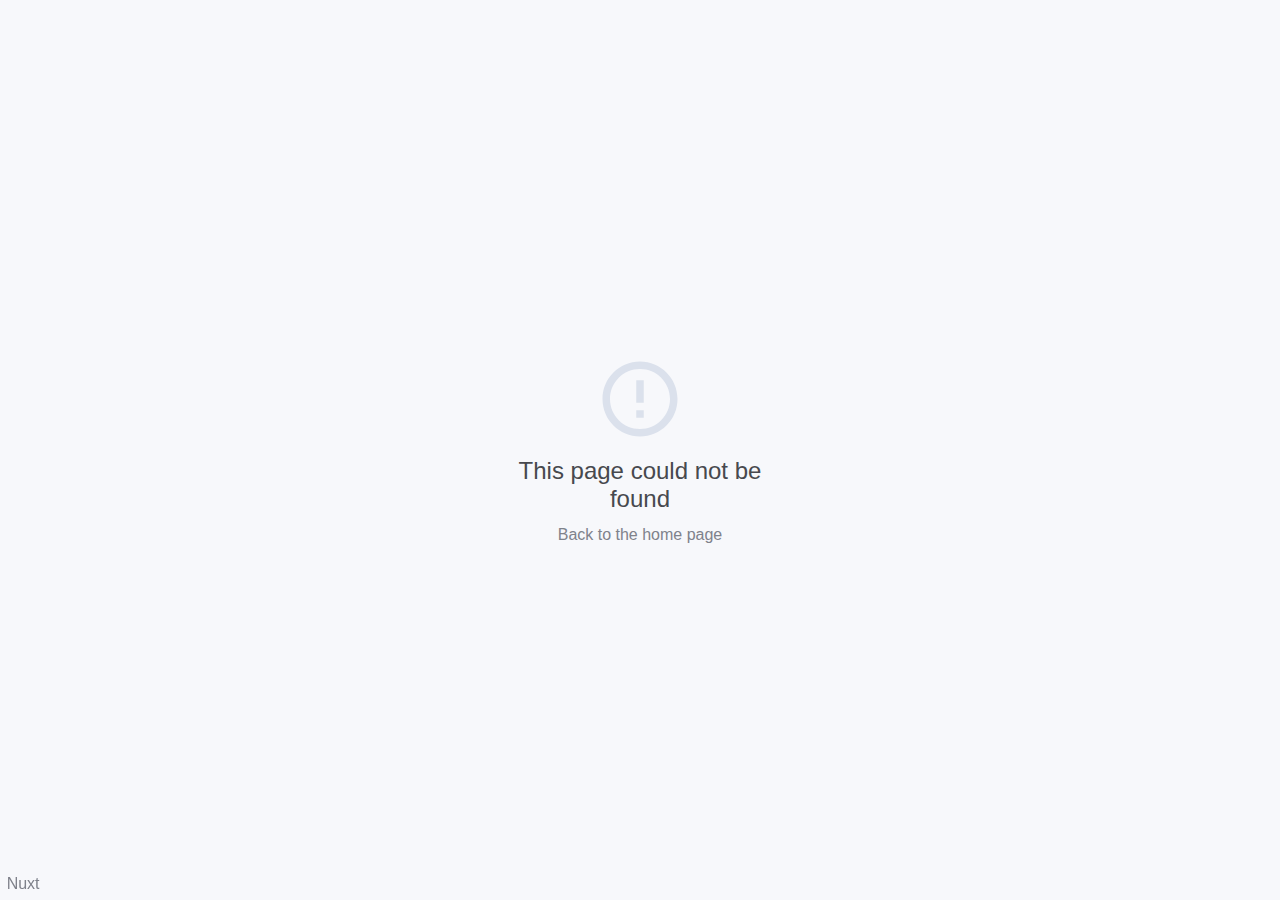
<file: privacy.html>
<!doctype html>
<html data-n-head-ssr lang="en" data-n-head="%7B%22lang%22:%7B%22ssr%22:%22en%22%7D%7D">
  <head >
    <meta data-n-head="ssr" charset="utf-8"><meta data-n-head="ssr" name="viewport" content="width=device-width, initial-scale=1"><meta data-n-head="ssr" data-hid="description" name="description" content=""><meta data-n-head="ssr" name="format-detection" content="telephone=no"><meta data-n-head="ssr" name="author" content="新手盒子"><meta data-n-head="ssr" name="ahrefs-site-verification" content="e548dbb489fa34d2d57727e59e2b7d614a7aa09d8ed1edcd1f49c4e21b373659"><meta data-n-head="ssr" name="naver-site-verification" content="2a201f3c6ec7d55b0dcd3a5d7057b5f4878efa46"><meta data-n-head="ssr" name="robots" content="index, follow, max-image-preview:large, max-snippet:-1, max-video-preview:-1"><meta data-n-head="ssr" name="keywords" content="新手盒子,魔兽世界助手,助手,wcl,魔兽助手助手,魔兽世界助手,魔兽助手下载,wa字符串,魔兽世界配置,魔兽世界,单体助手,整合助手,wow助手,wow助手下载,wa,魔兽世界怀旧服,魔兽世界正式服,wcl排名,wow,world of warcraft"><meta data-n-head="ssr" name="description" content="新手盒子,-这是一款管理魔兽世界助手及实时伤害排行榜的桌面客户端,我们专业为您提供新手盒子,游戏屯,魔兽世界助手,助手,wcl,魔兽助手助手,魔兽世界助手,魔兽助手下载,wa字符串,魔兽世界配置,魔兽世界,单体助手,整合助手,wow助手,wow助手下载,wa,魔兽世界怀旧服,魔兽世界正式服,wcl排名,wow,world of warcraft等相关信息,想要了解更多详情,请联系我们."><meta data-n-head="ssr" property="og:locale" content="en_US"><meta data-n-head="ssr" property="og:type" content="website"><meta data-n-head="ssr" property="og:title" content="新手盒子|魔兽世界助手|WCL助手|WA字符串 - 装助手，看大神攻略上新手盒子"><meta data-n-head="ssr" property="og:description" content="新手盒子-这是一款管理魔兽世界助手及实时伤害排行榜的桌面客户端,我们专业为您提供新手盒子,,游戏屯,魔兽世界助手,助手,wcl,魔兽助手助手,魔兽世界助手,魔兽助手下载,wa字符串,魔兽世界配置,魔兽世界,单体助手,整合助手,wow助手,wow助手下载,wa,魔兽世界怀旧服,魔兽世界正式服,wcl排名,wow,world of warcraft等相关信息,想要了解更多详情,请联系我们."><meta data-n-head="ssr" property="og:url" content="https://www.newbeebox.com/"><meta data-n-head="ssr" property="og:site_name" content="新手盒子"><meta data-n-head="ssr" property="article:publisher" content="https://www.newbeebox.com"><meta data-n-head="ssr" property="article:modified_time" content="2023-11-14T17:14:10+00:00"><meta data-n-head="ssr" name="twitter:card" content="summary_large_image"><meta data-n-head="ssr" name="twitter:title" content="新手盒子|魔兽世界助手|WCL助手|WA字符串 - 装助手，看大神攻略上新手盒子"><meta data-n-head="ssr" name="twitter:description" content="新手盒子-这是一款管理魔兽世界助手及实时伤害排行榜的桌面客户端,我们专业为您提供新手盒子,魔兽助手助手,魔兽世界助手,魔兽助手下载,wa字符串,魔兽世界配置,魔兽世界,单体助手,整合助手,wow助手,wow助手下载,wa等相关信息,想要了解更多详情,请联系我们."><meta data-n-head="ssr" name="google-site-verification" content="q0GNNk4c1MCVSyyGe302ycTFZ0gomQDiFhFA_eYrBTQ！"><meta data-n-head="ssr" name="yandex-verification" content="03bf4bf251874ccb！"><title>新手盒子|魔兽世界助手|WCL助手|WA字符串 - 装助手，看大神攻略上新手盒子</title><link data-n-head="ssr" rel="icon" type="image/x-icon" href="favicon.ico"><script data-n-head="ssr" src="https://hm.baidu.com/hm.js?5bf7b4365bf269dc75a306dd56026ab6"></script><script data-n-head="ssr" src="https://js.users.51.la/21891511.js"></script><link rel="preload" href="_nuxt/3deb919.js" as="script"><link rel="preload" href="_nuxt/47eb90c.js" as="script"><link rel="preload" href="_nuxt/css/dffa8de.css" as="style"><link rel="preload" href="_nuxt/3ed9b9b.js" as="script"><link rel="preload" href="_nuxt/css/dcbbae3.css" as="style"><link rel="preload" href="_nuxt/c507403.js" as="script"><link rel="preload" href="_nuxt/css/ad8e9f7.css" as="style"><link rel="preload" href="_nuxt/56bf736.js" as="script"><link rel="stylesheet" href="_nuxt/css/dffa8de.css"><link rel="stylesheet" href="_nuxt/css/dcbbae3.css"><link rel="stylesheet" href="_nuxt/css/ad8e9f7.css">
  </head>
  <body >
    <div data-server-rendered="true" id="__nuxt"><!----><div id="__layout"><div data-v-27179642><div class="handeres" data-v-5435ff34 data-v-27179642><nav class="navbar" data-v-5435ff34><div class="layouts" data-v-5435ff34><div class="logo" data-v-5435ff34><a href="index.html" data-v-5435ff34><img src="_nuxt/img/logo-white.a6014ab.webp" alt="logo-white" class="logo-img" data-v-5435ff34></a></div> <ul class="nav-links allshow" data-v-5435ff34><a href="db/cata/search.html" data-v-5435ff34><li data-v-5435ff34>数据库</li></a> <li data-v-5435ff34><a href="index.html" data-v-5435ff34>助手库</a></li> <li data-v-5435ff34><a href="index.html" data-v-5435ff34>Wa字符串</a></li> <li data-v-5435ff34><a href="index.html" data-v-5435ff34>攻略心得</a></li> <li data-v-5435ff34><a href="index.html" data-v-5435ff34>实验室</a></li> <li data-v-5435ff34><a href="index.html" data-v-5435ff34>创作者中心</a></li> <li data-v-5435ff34><a href="index.html" data-v-5435ff34>关于我们</a></li></ul></div> <nav role="navigation" class="nav-sty" data-v-5435ff34><div id="menuToggle" data-v-5435ff34><input type="checkbox" data-v-5435ff34> <span data-v-5435ff34></span> <span data-v-5435ff34></span> <span data-v-5435ff34></span> <ul id="menu" data-v-5435ff34><a href="index.html" data-v-5435ff34><li data-v-5435ff34>首页</li></a> <a href="db/cata/search.html" data-v-5435ff34><li data-v-5435ff34>数据库</li></a> <a href="wa.html" data-v-5435ff34><li data-v-5435ff34>Wa字符串</li></a> <a href="playbook.html" data-v-5435ff34><li data-v-5435ff34>攻略心得</li></a> <a target="_blank" data-v-5435ff34><li data-v-5435ff34>实验室</li></a></ul></div></nav> <div class="right-button allshow" data-v-5435ff34><a href="https://cdn2.newbeebox.com/installer/NewBeeBox%20Setup.exe" data-v-5435ff34><div class="icons" data-v-5435ff34><img src="[data-uri]" class="right-icons" data-v-5435ff34>
          下载客户端体验
        </div></a> <div class="douyin-btn" data-v-5435ff34><a href="#" data-v-5435ff34><img src="[data-uri]" class="douyin-btn" data-v-5435ff34></a></div></div></nav></div> <div class="draft-container" data-v-27179642><h3 id="“新手盒子”用户服务协议" style="text-align: center; text-indent: 2em" data-v-27179642><span style="line-height: 1" data-v-27179642>隐私政策</span></h3> <p data-v-27179642></p> <p data-v-27179642></p> <p data-v-27179642></p> <p data-v-27179642></p> <p data-v-27179642></p> <p data-v-27179642><span style="line-height: 1" data-v-27179642>请您在使用/继续使用新手盒子的产品和/或服务前仔细阅读、充分理解《本隐私保护指引》完整版全文，您欲下载安装本软件，必须事先认真阅读本协议、充分理解本协议中各条款，包括免除或限制新手村公司责任的免责条款及对用户的权利限制条款。如您不同意本协议条款，请停止下载安装本软件；您的安装使用行为将被视为对本协议全部条款的完全接受。</span><br data-v-27179642><br data-v-27179642> <span style="line-height: 1" data-v-27179642><span class="cle" style="font-size: 18px" data-v-27179642>导言</span></span><br data-v-27179642> <span style="line-height: 1" data-v-27179642>我们严格遵守法律法规，遵循隐私保护原则，为您提供更加安全、可靠的服务。<strong data-v-27179642></strong></span><br data-v-27179642> <span style="line-height: 1" data-v-27179642>(1)
        新手盒子是由南宁新手村科技有限公司（以下简称“我们”）提供的助手分发服务平台。如果您对《新手盒子隐私保护指引》（以下简称为“本隐私保护指引”）或相关问题有任何疑问或顾虑，请通过微信公众号《新手盒子》“商务联系”又或者官网（https://www.wclbox.com）底部邮件中所提供的联系方式与我们联系。</span><br data-v-27179642><span style="line-height: 1" data-v-27179642>
        (2) 本隐私保护指引适用于我们通过新手盒子网站（https://www.wclbox.com）、新手盒子PC端（以下单称或统称为“平台”）向您提供的各项产品和服务。如某一客户端或某一应用软件版本有特殊功能或特殊个人信息处理活动的，我们会予以说明。如我们的客户端、产品和/或服务单独设置了隐私政策/隐私协议的，单独的隐私政策/隐私协议优先于本隐私保护指引适用；单独的隐私政策/隐私协议未提及的内容，适用本隐私保护指引。</span><br data-v-27179642> <span style="line-height: 1" data-v-27179642><strong data-v-27179642>
          请您注意，本隐私保护指引不适用于与我们的平台、产品和/或服务集成的任何第三方应用程序或软件，或者任何其他第三方产品、服务或业务（统称“第三方服务”）。</strong>
         第三方服务由第三方负责运营，您使用第三方服务应遵守第三方为此制定的隐私政策或其他个人信息处理规则，我们提示您仔细识别实际服务的提供方，并在使用任何第三方服务之前仔细查看相关规则。</span><br data-v-27179642> <span style="line-height: 1" data-v-27179642><strong data-v-27179642>
          (3) 针对涉及与您的权益（可能）存在重大关系的条款，我们在本隐私保护指引中将采用粗体或其他合理方式提示您重点阅读。</strong></span><br data-v-27179642> <span style="line-height: 1" data-v-27179642><strong data-v-27179642>
          (4) 您同意本隐私保护指引表示您已经了解并同意在相关场景下，为实现功能运行，我们将对您的相关个人信息进行处理。但这并不代表只要您开始使用我们的产品与/或服务，我们将处理本隐私保护指引中涉及的全部个人信息。仅当您使用特定功能时，我们才会根据“最小必要”原则，为实现向您提供服务的目的，处理您的相关个人信息。
        </strong></span><br data-v-27179642> <span style="line-height: 1" data-v-27179642>
        (5) 除本隐私保护指引外，在特定场景下，我们将以及时告知的方式（包括但不限于更新本隐私保护指引、重新签署文件、页面提示、弹窗、站内信、邮件、网站公告或其他便于您获知的方式）另行向您详细说明对应信息的处理目的、方式、范围等规则，并在征得您的同意后处理。</span><br data-v-27179642><br data-v-27179642><span style="line-height: 1" data-v-27179642><span data-v-27179642>本隐私保护指引将帮助您了解以下内容：</span></span><br data-v-27179642><span style="line-height: 1" data-v-27179642>1. 个人信息的收集和使用</span><br data-v-27179642><span style="line-height: 1" data-v-27179642>2. Cookie等同类技术的使用</span><br data-v-27179642><span style="line-height: 1" data-v-27179642>3. 信息的存储</span><br data-v-27179642><span style="line-height: 1" data-v-27179642>4. 信息安全</span><br data-v-27179642> <span style="line-height: 1" data-v-27179642>5. 信息共享</span><br data-v-27179642> <span style="line-height: 1" data-v-27179642>6. 您的权利</span><br data-v-27179642> <span style="line-height: 1" data-v-27179642>7. 变更</span><br data-v-27179642> <span style="line-height: 1" data-v-27179642>8. 未成年人保护</span><br data-v-27179642> <span style="line-height: 1" data-v-27179642>9. 其他</span><br data-v-27179642> <span style="line-height: 1" data-v-27179642>10. 联系我们</span><br data-v-27179642> <span style="line-height: 1" data-v-27179642>
        您可以通过阅读本隐私保护指引详细了解我们对个人信息的收集、使用方式，以便您更好地了解我们的服务并作出适当的选择。</span><br data-v-27179642> <br data-v-27179642><span style="line-height: 1" data-v-27179642><span class="cle" style="font-size: 18px" data-v-27179642>1. 个人信息的收集和使用
        </span></span><br data-v-27179642><span style="line-height: 1" data-v-27179642>为帮您快速了解我们关于您的个人信息收集、使用的主要情况，我们以清单的方式进行了说明，您可以点击查看《新手盒子已收集个人信息清单》。</span><br data-v-27179642><span style="line-height: 1" data-v-27179642>【原则与途径】我们会遵循合法、正当、最小必要、公开透明的原则，收集和使用您在使用我们的产品和/或服务过程中主动提供或因使用我们的产品和/或服务而产生的个人信息。</span><br data-v-27179642><span style="line-height: 1" data-v-27179642>【业务功能】我们收集的您的个人信息类型会因产品/服务的内容不同而有所区别，具体以产品/服务实际提供为准。为提供完善的体验，我们会不断改进我们的产品和服务，并可能因此需要收集新的个人信息或变更个人信息使用目的或方式。如果某一需要收集您的个人信息的功能或场景未能在本隐私保护指引中予以说明的，或者我们超出了与收集您的个人信息时所声称的目的及具有直接或合理关联范围的，我们会再次向您告知，并根据法律法规的相关要求征得您的同意。</span><br data-v-27179642><span style="line-height: 1" data-v-27179642>通常情况下，我们会在以下场景中收集您的个人信息或申请相关权限：</span><br data-v-27179642><span style="line-height: 1" data-v-27179642>需提示的是，第三方服务（例如：第三方运营的游戏、第三方电信运营商的免流量服务）也可能需要您进行实名认证并收集您的信息，此时，新手盒子不会收集您的这些信息。提示您仔细识别实际服务的提供方，并在使用任何第三方服务之前仔细查看相关隐私政策或个人信息处理规则。</span><br data-v-27179642> <span style="line-height: 1" data-v-27179642>内容浏览//下载//游戏数据</span><br data-v-27179642> <span style="line-height: 1" data-v-27179642>为了更好地为您提供内容推荐展示，对搜索结果进行优化，了解产品对不同硬件设备适配性、确保操作环境安全、识别账号异常状态等用途，当您使用我们的应用下载及其他等服务内容时，我们将收集您的设备信息、游戏数据信息及日志信息。</span><br data-v-27179642> <span style="line-height: 1" data-v-27179642>上述设备信息包括：GUID、设备型号、设备名称、蓝牙名称、系统版本；日志信息包括：新手盒子账号、软件版本型号、您的操作、行为日志信息（浏览记录、访问日期和时间）游戏数据信息包括：游戏角色昵称、职业、所在服务器信息、游戏助手所产生的战斗数据、助手交易数据、游戏安装路径等。</span><br data-v-27179642> <span style="line-height: 1" data-v-27179642>为提高用户整体使用体验和避免违反当地规则，以及排查网络问题等，我们会收集您的IP地址；保障您正常使用我们的服务，维护我们服务的正常运行，改善及优化您的服务体验并保障您的账号安全，我们会收集您的GUID、CPU/GPU等信息。</span><br data-v-27179642> <span style="line-height: 1" data-v-27179642>我们可能通过您的应用使用时长、搜索记录、下载、安装记录、浏览信息、文字信息、剪切板、已安装应用列表等信息，为您提供个性化的用户体验、保障服务安全。</span><br data-v-27179642> <span style="line-height: 1" data-v-27179642>
        与国家安全、国防安全等国家利益直接相关的；与公共安全、公共卫生、公共知情等重大公共利益直接相关的；</span><br data-v-27179642> <span style="line-height: 1" data-v-27179642>与犯罪侦查、起诉、审判和判决执行等直接相关的；</span><br data-v-27179642> <span style="line-height: 1" data-v-27179642>出于维护您或其他个人的生命、财产、声誉等重大合法权益但又很难得到本人同意的；</span><br data-v-27179642> <span style="line-height: 1" data-v-27179642>
        所收集的个人信息是您自行向社会公众公开的；</span><br data-v-27179642> <span style="line-height: 1" data-v-27179642>
        从合法公开披露的信息中收集个人信息的，如合法的新闻报道、政府信息公开等渠道。</span><br data-v-27179642> <span style="line-height: 1" data-v-27179642>
        用于维护所提供的产品或服务的安全稳定运行所必需的，例如发现、处置产品或服务的故障；</span><br data-v-27179642> <span style="line-height: 1" data-v-27179642> 为开展合法的新闻报道所必需的；</span><br data-v-27179642> <span style="line-height: 1" data-v-27179642>
        出于公共利益开展统计或学术研究所必要，且其对外提供学术研究或描述的结果时，对结果中所包含的个人信息进行去标识化处理的；</span><br data-v-27179642> <span style="line-height: 1" data-v-27179642>法律法规规定的其他情形。</span><br data-v-27179642> <span style="line-height: 1" data-v-27179642>请您理解，我们向您提供的功能和服务是不断更新和发展的，如果某一功能或服务未在前述说明中且收集了您的信息，我们会通过页面提示、交互流程、网站公告等方式另行向您说明信息收集的内容、范围和目的，以征得您的同意。</span><br data-v-27179642> <span style="line-height: 1" data-v-27179642>请您注意，目前我们不会主动从我们以外的第三方获取您的个人信息。如未来为业务发展需要从第三方间接获取您的个人信息，我们会在获取前向您告知个人信息的来源、类型及使用范围，如我们开展业务需进行的个人信息处理活动超出您原本向第三方提供个人信息时的授权同意范围，我们将在处理您该等个人信息前征得您的授权同意；此外，我们也将会严格遵守相关法律法规的规定，并要求第三方保障其提供的信息的合法性</span><br data-v-27179642> <br data-v-27179642> <span style="line-height: 1" data-v-27179642><span class="cle" style="font-size: 18px" data-v-27179642>2. 信息的存储</span></span> <br data-v-27179642> <span style="line-height: 1" data-v-27179642>2.1 信息存储的方式和期限</span> <br data-v-27179642> <span style="line-height: 1" data-v-27179642>
        我们会通过安全的方式存储您的信息，包括本地存储（例如利用APP进行数据缓存）、数据库和服务器日志。
      </span> <br data-v-27179642> <span style="line-height: 1" data-v-27179642>
        一般情况下，我们仅在为实现目的所必需的最短时间内保留您的个人信息，但您行使删除权、注销账号或法律法规另有规定的除外（例如：《电子商务法》规定：商品和服务信息、交易信息保存时间自交易完成之日起不少于三年）。超出上述存储期限后，我们会对您的个人信息进行删除或匿名化处理。但下列情况除外：
      </span> <br data-v-27179642> <span style="line-height: 1" data-v-27179642> 为遵守适用的法律法规等有关规定； </span> <br data-v-27179642> <span style="line-height: 1" data-v-27179642>
        为遵守法院判决、裁定或其他法律程序的规定；
      </span> <br data-v-27179642> <span style="line-height: 1" data-v-27179642> 为遵守相关政府机关执法的要求； </span> <br data-v-27179642> <span style="line-height: 1" data-v-27179642>
        当我们的产品或服务停止运营时，我们将以推送通知、公告等形式通知您，并在合理期限内删除您的个人信息或进行匿名化处理，法律法规另有规定的除外。
      </span> <br data-v-27179642> <span style="line-height: 1" data-v-27179642>2.2 信息存储的地域</span> <br data-v-27179642> <span style="line-height: 1" data-v-27179642>
        我们会按照法律法规规定，将中华人民共和国境内收集的用户个人信息存储于境内。目前我们暂时不存在向境外提供您的个人信息的场景。
      </span> <br data-v-27179642> <span style="line-height: 1" data-v-27179642>
        如我们因业务等需要，确需向中华人民共和国境外提供个人信息的，我们应具备法律规定的条件（通过国家网信部门组织的安全评估或按照国家网信部门制定的标准合同与境外接收方订立合同，约定双方的权利和义务等），并将向您告知境外接收方的名称或者姓名、联系方式、处理目的、处理方式、个人信息的种类以及您向境外接收方行使个人信息主体权利的方式和程序等事项，取得您的单独同意。我们将采取必要措施，保障境外接收方处理个人信息的活动达到中国法律规定的个人信息保护标准。
      </span> <br data-v-27179642> <br data-v-27179642> <span class="cle" style="line-height: 1; font-size: 18px" data-v-27179642>
        3. 信息安全
      </span> <br data-v-27179642> <span style="line-height: 1" data-v-27179642>3.1 安全保护措施</span> <br data-v-27179642> <span style="line-height: 1" data-v-27179642>
        我们努力为您的个人信息安全提供保障，以防止个人信息的泄露、篡改、丢失、不当使用、未经授权的访问和披露等。我们采用多方位的安全保护措施，包括技术保护措施、管理制度控制、安全体系保障等方面，以确保您的个人信息保护处于合理的安全水平。
      </span> <br data-v-27179642> <span style="line-height: 1" data-v-27179642>（1）技术保护措施</span> <br data-v-27179642> <span style="line-height: 1" data-v-27179642>
        我们采用业界领先的技术保护措施保护您的个人信息，包括但不限于防火墙、加密（例如SSL）、去标识化或匿名化处理、访问控制措施等。此外，我们还会不断加强安装在您设备端的软件的安全能力。例如，我们会在您的设备本地完成部分信息加密工作，以巩固安全传输；我们会了解您设备安装的应用信息和运行的进程信息，以预防病毒、木马等恶意程序。
      </span> <br data-v-27179642> <span style="line-height: 1" data-v-27179642>（2）管理制度和操作规程</span> <br data-v-27179642> <span style="line-height: 1" data-v-27179642>
        我们建立了保障个人信息安全的内部管理制度和操作规程。对个人信息实行分类管理，合理确定个人信息处理的操作权限，并定期对从业人员进行安全教育和培训。
      </span> <br data-v-27179642> <span style="line-height: 1" data-v-27179642>（3）安全体系保障</span> <br data-v-27179642> <span style="line-height: 1" data-v-27179642>
        我们构建并完善包括安全体系认证、业务安全能力认证的个人信息安全管理体系。
      </span> <br data-v-27179642> <span style="line-height: 1" data-v-27179642>3.2 安全事件处置措施</span> <br data-v-27179642> <span style="line-height: 1" data-v-27179642>
        若发生或可能发生个人信息泄露、篡改、丢失等个人信息安全事件，我们会启动个人信息安全事件应急预案，阻止个人信息安全事件扩大。
      </span> <br data-v-27179642> <span style="line-height: 1" data-v-27179642>
        个人信息安全事件发生后，除非我们采取措施能够有效避免信息泄露、篡改、丢失造成危害的，我们将及时以推送通知、邮件等形式告知您个人信息安全事件的基本情况、我们即将或已经采取的处置措施和补救措施，以及我们对您的应对建议。如果难以实现逐一告知，我们将通过公告等方式发布警示。
      </span> <br data-v-27179642> <br data-v-27179642> <span style="line-height: 1" data-v-27179642><span class="cle" style="font-size: 18px" data-v-27179642>4. 信息共享</span></span><br data-v-27179642> <span style="line-height: 1" data-v-27179642>4.1 个人信息委托处理</span><br data-v-27179642> <span style="line-height: 1" data-v-27179642>平台的部分功能可能由外部服务商提供，例如，我们可能会聘请专业数据处理服务机构来为我们的平台提供数据分析方面的技术支持。</span><br data-v-27179642> <span style="line-height: 1" data-v-27179642>对我们委托处理个人信息的公司、组织和个人，我们会与其签署协议，约定委托处理的目的、期限、处理方式、个人信息的种类、保护措施以及双方的权利和义务等，并对受托人的个人信息处理活动进行监督。</span><br data-v-27179642> <span style="line-height: 1" data-v-27179642>4.2 集团内共享</span><br data-v-27179642> <span style="line-height: 1" data-v-27179642>为了使您在我们与我们关联公司产品和/或服务中获得一致性和个性化的服务体验，我们可能把您的个人信息分享给我们的关联公司。我们只会分享必要的个人信息，且受本隐私保护指引中所声明目的的约束。关联公司如要改变个人信息的处理目的或处理方式，我们将再次征求您的同意。</span><br data-v-27179642> <span style="line-height: 1" data-v-27179642>4.3 个人信息转移</span><br data-v-27179642> <span style="line-height: 1" data-v-27179642>我们不会将您的个人信息转移给任何公司、组织和个人，但以下情形除外：</span><br data-v-27179642> <span style="line-height: 1" data-v-27179642>(1) 在获得您的明确同意后，我们会向其他方转移您的个人信息；</span><br data-v-27179642> <span style="line-height: 1" data-v-27179642>(2)
        因合并、分立、解散、被宣告破产等原因需要转移您的个人信息的，我们将向您告知接收方的名称或者姓名和联系方式，并会要求新的持有您个人信息的公司、组织继续受此隐私保护指引的约束，否则我们将要求该公司、组织重新向您征求同意。</span><br data-v-27179642> <span style="line-height: 1" data-v-27179642>4.4 公开披露</span><br data-v-27179642> <span style="line-height: 1" data-v-27179642>我们不会对外公开披露所收集的个人信息，如必须公开披露时，我们会向您告知此次公开披露的目的、披露信息的类型及可能涉及的敏感信息，并征得您的单独同意。</span><br data-v-27179642> <span style="line-height: 1" data-v-27179642>4.6 同意的例外情形</span><br data-v-27179642> <span style="line-height: 1" data-v-27179642>根据《个人信息保护法》的规定，以下情形下，我们共享、转让、公开披露您的个人信息，无需事先取得您的同意：</span><br data-v-27179642> <span style="line-height: 1" data-v-27179642>(1)
        为订立、履行您作为一方当事人的合同所必需，或者按照依法制定的劳动规章制度和依法签订的集体合同实施人力资源管理所必需；</span><br data-v-27179642> <span style="line-height: 1" data-v-27179642>(2) 为履行法定职责或者法定义务所必需；</span><br data-v-27179642> <span style="line-height: 1" data-v-27179642>(3)
        为应对突发公共卫生事件，或者紧急情况下为保护自然人的生命健康和财产安全所必需；</span><br data-v-27179642> <span style="line-height: 1" data-v-27179642>(4)
        为公共利益实施新闻报道、舆论监督等行为，在合理的范围内处理个人信息；</span><br data-v-27179642> <span style="line-height: 1" data-v-27179642>(5)
        依照《个人信息保护法》的规定在合理的范围内处理个人自行公开或者其他已经合法公开的个人信息；</span><br data-v-27179642> <span style="line-height: 1" data-v-27179642>(6) 法律、行政法规规定的其他情形。</span><br data-v-27179642> <br data-v-27179642> <span style="line-height: 1" data-v-27179642><span class="cle" style="font-size: 18px" data-v-27179642>5. 您的权利</span></span><br data-v-27179642> <span style="line-height: 1" data-v-27179642>在您使用新手盒子期间，为了让您更便捷地查询访问、删除、更正、复制您的个人信息，同时保障您撤回个人信息使用的同意和注销账户的权利，我们在产品设计中为您提供了相应的操作设置，您可参考下面的指引进行操作。此外，我们还设置了投诉渠道，您的意见将会得到及时的处理。</span><br data-v-27179642> <span style="line-height: 1" data-v-27179642>5.1 访问个人信息</span><br data-v-27179642> <span style="line-height: 1" data-v-27179642>您可以通过路径：“新手盒子-设置”查询您的已安装应用列表并打开应用。</span><br data-v-27179642> <span style="line-height: 1" data-v-27179642>5.2 投诉举报</span><br data-v-27179642> <span style="line-height: 1" data-v-27179642>您可以通过路径：“公众号：新手盒子-商务联系”反馈您的意见建议。</span><br data-v-27179642> <span style="line-height: 1" data-v-27179642>5.3 删除个人信息</span><br data-v-27179642> <span style="line-height: 1" data-v-27179642>在以下情形中，您可以通过本隐私保护指引文末提供的方式联系我们，请求我们删除您的个人信息：</span><br data-v-27179642> <span style="line-height: 1" data-v-27179642>(1) 如果我们处理个人信息的行为违反法律法规；</span><br data-v-27179642> <span style="line-height: 1" data-v-27179642>(2) 如果我们收集、使用您的个人信息，却未征得您的同意；</span><br data-v-27179642> <span style="line-height: 1" data-v-27179642>(3) 如果您同意我们收集、使用您的个人信息后又撤回同意；</span><br data-v-27179642> <span style="line-height: 1" data-v-27179642>(4) 如果我们处理个人信息的行为违反了与您的约定；</span><br data-v-27179642> <span style="line-height: 1" data-v-27179642>(5) 如果您不再使用我们的产品或服务，或您注销了账号；</span><br data-v-27179642> <span style="line-height: 1" data-v-27179642>(6) 如果我们不再为您提供产品或服务；</span><br data-v-27179642> <span style="line-height: 1" data-v-27179642>(7)
        如果您个人信息的处理目的已实现、无法实现或者为实现处理目的不再必要；</span><br data-v-27179642> <span style="line-height: 1" data-v-27179642>(8) 如果您个人信息的保存期限已经届满。</span><br data-v-27179642> <br data-v-27179642> <span style="line-height: 1" data-v-27179642><span class="cle" style="font-size: 18px" data-v-27179642>6. 变更</span></span><br data-v-27179642> <span style="line-height: 1" data-v-27179642>
        我们可能会适时对本隐私保护指引进行修订。当本隐私保护指引的条款发生变更时，我们会在版本更新时向您提示变更后的隐私保护指引，并向您说明生效日期。当本隐私保护指引发生重大变更时，我们还会提供更为显著的通知，将变更部分告知您。</span><br data-v-27179642> <span style="line-height: 1" data-v-27179642> 上述“重大变更”包括：</span><br data-v-27179642> <span class="txt" style="line-height: 1" data-v-27179642>1) 个人信息处理者的名称或者姓名和联系方式；</span><br data-v-27179642> <span class="txt" style="line-height: 1" data-v-27179642>2) 个人信息的处理目的、处理方式，处理的个人信息种类、保存期限；</span><br data-v-27179642> <span class="txt" style="line-height: 1" data-v-27179642>3) 个人行使本法规定权利的方式和程序；</span><br data-v-27179642> <span class="txt" style="line-height: 1" data-v-27179642>4) 法律、行政法规规定应当告知的其他事项。</span><br data-v-27179642> <span style="line-height: 1" data-v-27179642>
        请您仔细阅读变更后的隐私保护指引内容，您继续使用新手盒子表示您同意我们按照更新后的隐私保护指引处理您的个人信息。如果个人信息的处理目的、处理方式和处理的个人信息种类发生变更的，我们将重新取得您的同意。</span><br data-v-27179642> <br data-v-27179642> <span style="line-height: 1" data-v-27179642><span class="cle" style="font-size: 18px" data-v-27179642>7. 未成年人保护</span></span><br data-v-27179642> <span style="line-height: 1" data-v-27179642>
        我们非常重视对未成年人个人信息的保护。若您是18周岁以下的未成年人，在取得您或您的监护人同意之前，我们不会处理您的个人信息。若您是未成年人的监护人，当您对您所监护的未成年人的个人信息有相关疑问时，请通过公众号联系方式与我们联系。</span><br data-v-27179642> <br data-v-27179642> <span style="line-height: 1" data-v-27179642><span class="cle" style="font-size: 18px" data-v-27179642>8. 其他</span></span><br data-v-27179642> <span style="line-height: 1" data-v-27179642>
        《新手村隐私政策》是我们统一适用的一般性隐私条款，其中所规定的用户权利及信息安全保障措施均适用于新手盒子用户。如《新手村隐私政策》与本隐私保护指引存在不一致或矛盾之处，请以本隐私保护指引为准。</span><br data-v-27179642> <br data-v-27179642> <span style="line-height: 1" data-v-27179642><span class="cle" style="font-size: 18px" data-v-27179642>9. 联系我们</span></span><br data-v-27179642> <span style="line-height: 1" data-v-27179642>
        我们设立了专门的个人信息保护团队和个人信息保护负责人，如果您对本隐私保护指引或个人信息保护相关事宜有任何疑问或投诉、建议时，您可以通过以下方式与我们及我们的个人信息保护负责人联系：</span><br data-v-27179642> <span class="txt" style="line-height: 1" data-v-27179642>1) 将问题发送至 xinshoucunkeji@gmail.com；</span><br data-v-27179642> <span class="txt" style="line-height: 1" data-v-27179642>2) 通过公众号“新手盒子”与我们联系；</span><br data-v-27179642> <br data-v-27179642> <span style="line-height: 1" data-v-27179642><span class="cle" style="font-size: 18px" data-v-27179642>附录：定义</span></span><br data-v-27179642> <span style="line-height: 1" data-v-27179642>
        个人信息：指以电子或者其他方式记录的与已识别或者可识别的自然人有关的各种信息，不包括匿名化处理后的信息（出自《中华人民共和国个人信息保护法》第四条）。</span><br data-v-27179642> <span style="line-height: 1" data-v-27179642>
        敏感个人信息：一旦泄露或者非法使用，容易导致自然人的人格尊严受到侵害或者人身、财产安全受到危害的个人信息，包括生物识别、宗教信仰、特定身份、医疗健康、金融账户、行踪轨迹等信息，以及不满十四周岁未成年人的个人信息（出自《中华人民共和国个人信息保护法》第二十八条）。</span><br data-v-27179642> <span style="line-height: 1" data-v-27179642>
        匿名化：是指个人信息经过处理无法识别特定自然人且不能复原的过程（出自《中华人民共和国个人信息保护法》第七十三条）。</span><br data-v-27179642> <span style="line-height: 1" data-v-27179642>
        去标识化：是指个人信息经过处理，使其在不借助额外信息的情况下无法识别特定自然人的过程（出自《中华人民共和国个人信息保护法》第七十三条）。</span><br data-v-27179642> <span style="line-height: 1" data-v-27179642>
        关联公司：是指与我们间存在直接或间接控制关系或重大影响关系的公司。</span><br data-v-27179642> <span style="line-height: 1" data-v-27179642> 儿童：指不满十四周岁的未成年人。</span><br data-v-27179642> <span style="line-height: 1" data-v-27179642>
        处理个人信息：指个人信息的收集、存储、使用、加工、传输、提供、公开、删除等。</span><br data-v-27179642> <span style="line-height: 1" data-v-27179642>
        自动化决策：指通过计算机程序自动分析、评估个人的行为习惯、兴趣爱好或者经济、健康、信用状况等，并进行决策的活动（出自《中华人民共和国个人信息保护法》第七十三条）。</span><br data-v-27179642> <span style="line-height: 1" data-v-27179642>
        Cookie：Cookie是包含字符串的小文件，在您登入和使用网站或其他网络内容时发送、存放在您的计算机、移动设备或其他装置内（通常经过加密）。Cookie同类技术是可用于与Cookie类似用途的其他技术，例如：Web
        Beacon、Proxy、嵌入式脚本、像素标签等。</span><br data-v-27179642> <span style="line-height: 1" data-v-27179642>
        SSL：SSL（Secure Socket
        Layer）又称为安全套接层，是在传输通信协议（TCP/IP）上实现的一种安全协议。SSL支持各种类型的网络，同时提供三种基本的安全服务，均通过使用公开密钥和对称密钥技术以达到信息保密的效果。</span><br data-v-27179642></p></div> <footer class="footer" data-v-27179642><div class="footer-content" data-v-27179642><div class="links" data-v-27179642><a href="agreement.html" data-v-27179642>用户服务协议</a> <a href="privacy.html" aria-current="page" class="nuxt-link-exact-active nuxt-link-active" data-v-27179642>隐私协议</a></div> <div class="info" data-v-27179642><span data-v-27179642>2024 © 新手盒子</span> <span data-v-27179642><a href="https://beian.miit.gov.cn/" target="_blank" data-v-27179642>
            桂ICP经营许可证B2-20240494</a></span> <span data-v-27179642><a href="https://beian.miit.gov.cn/" target="_blank" data-v-27179642>
            增值电信业务经营许可证：桂ICP证B220240494
          </a></span> <span data-v-27179642>新手村科技有限公司</span> <span data-v-27179642>合作邮箱：xinshoucunkeji@gmail.com</span></div></div></footer></div></div></div><script>window.__NUXT__=(function(a){return {layout:"default",data:[{}],fetch:{},error:a,serverRendered:true,routePath:"\u002Fprivacy",config:{_app:{basePath:"\u002F",assetsPath:"\u002F_nuxt\u002F",cdnURL:a}}}}(null));</script><script src="_nuxt/3deb919.js" defer></script><script src="_nuxt/56bf736.js" defer></script><script src="_nuxt/47eb90c.js" defer></script><script src="_nuxt/3ed9b9b.js" defer></script><script src="_nuxt/c507403.js" defer></script>
  </body>
</html>
</file>
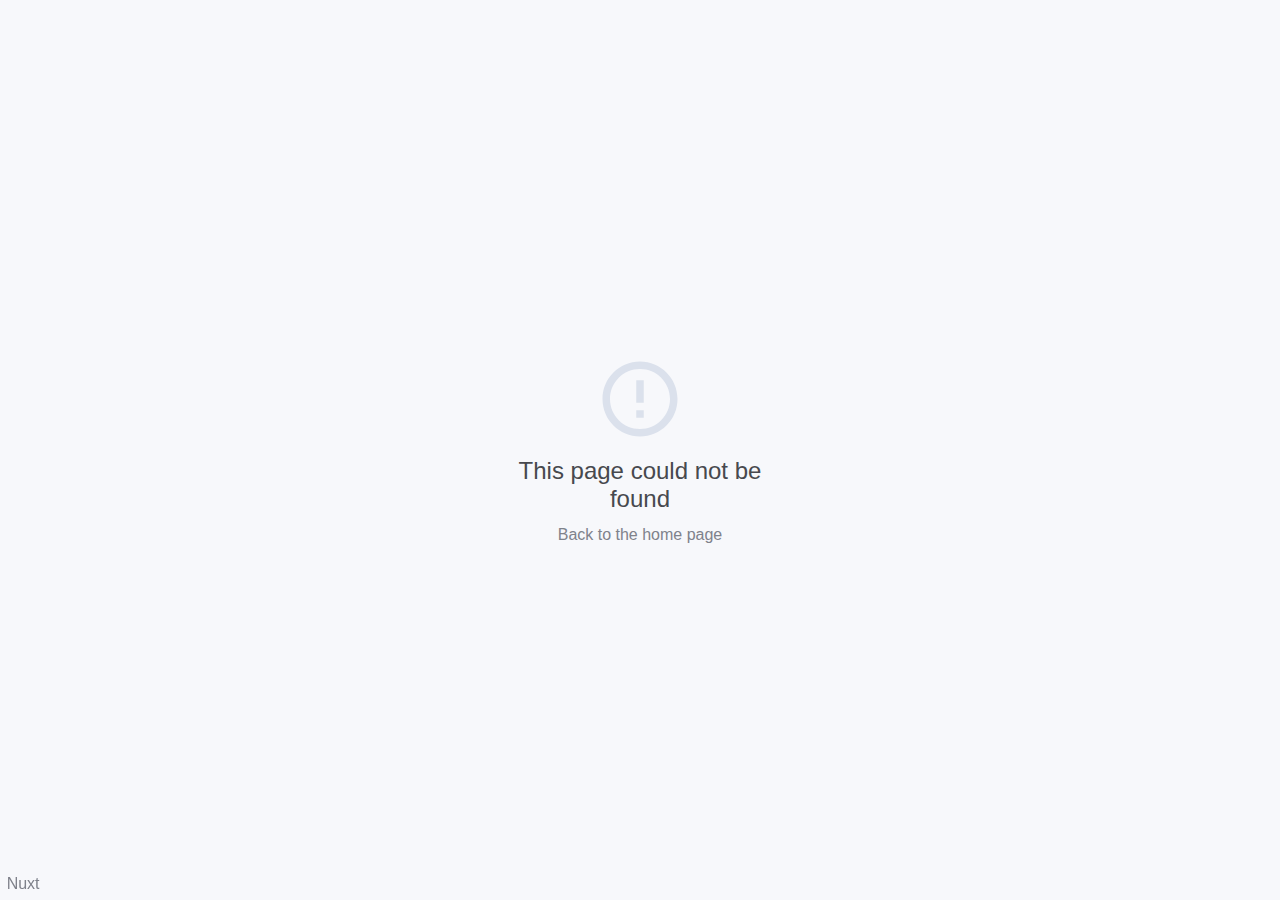
<file: wa.html>
<!doctype html>
<html data-n-head-ssr lang="en" data-n-head="%7B%22lang%22:%7B%22ssr%22:%22en%22%7D%7D">
  <head >
    <meta data-n-head="ssr" charset="utf-8"><meta data-n-head="ssr" name="viewport" content="width=device-width, initial-scale=1"><meta data-n-head="ssr" data-hid="description" name="description" content=""><meta data-n-head="ssr" name="format-detection" content="telephone=no"><meta data-n-head="ssr" name="author" content="新手盒子"><meta data-n-head="ssr" name="ahrefs-site-verification" content="e548dbb489fa34d2d57727e59e2b7d614a7aa09d8ed1edcd1f49c4e21b373659"><meta data-n-head="ssr" name="naver-site-verification" content="2a201f3c6ec7d55b0dcd3a5d7057b5f4878efa46"><meta data-n-head="ssr" name="robots" content="index, follow, max-image-preview:large, max-snippet:-1, max-video-preview:-1"><meta data-n-head="ssr" name="keywords" content="新手盒子,魔兽世界助手,助手,wcl,魔兽助手助手,魔兽世界助手,魔兽助手下载,wa字符串,魔兽世界配置,魔兽世界,单体助手,整合助手,wow助手,wow助手下载,wa,魔兽世界怀旧服,魔兽世界正式服,wcl排名,wow,world of warcraft"><meta data-n-head="ssr" name="description" content="新手盒子,-这是一款管理魔兽世界助手及实时伤害排行榜的桌面客户端,我们专业为您提供新手盒子,游戏屯,魔兽世界助手,助手,wcl,魔兽助手助手,魔兽世界助手,魔兽助手下载,wa字符串,魔兽世界配置,魔兽世界,单体助手,整合助手,wow助手,wow助手下载,wa,魔兽世界怀旧服,魔兽世界正式服,wcl排名,wow,world of warcraft等相关信息,想要了解更多详情,请联系我们."><meta data-n-head="ssr" property="og:locale" content="en_US"><meta data-n-head="ssr" property="og:type" content="website"><meta data-n-head="ssr" property="og:title" content="新手盒子|魔兽世界助手|WCL助手|WA字符串 - 装助手，看大神攻略上新手盒子"><meta data-n-head="ssr" property="og:description" content="新手盒子-这是一款管理魔兽世界助手及实时伤害排行榜的桌面客户端,我们专业为您提供新手盒子,,游戏屯,魔兽世界助手,助手,wcl,魔兽助手助手,魔兽世界助手,魔兽助手下载,wa字符串,魔兽世界配置,魔兽世界,单体助手,整合助手,wow助手,wow助手下载,wa,魔兽世界怀旧服,魔兽世界正式服,wcl排名,wow,world of warcraft等相关信息,想要了解更多详情,请联系我们."><meta data-n-head="ssr" property="og:url" content="https://www.newbeebox.com/"><meta data-n-head="ssr" property="og:site_name" content="新手盒子"><meta data-n-head="ssr" property="article:publisher" content="https://www.newbeebox.com"><meta data-n-head="ssr" property="article:modified_time" content="2023-11-14T17:14:10+00:00"><meta data-n-head="ssr" name="twitter:card" content="summary_large_image"><meta data-n-head="ssr" name="twitter:title" content="新手盒子|魔兽世界助手|WCL助手|WA字符串 - 装助手，看大神攻略上新手盒子"><meta data-n-head="ssr" name="twitter:description" content="新手盒子-这是一款管理魔兽世界助手及实时伤害排行榜的桌面客户端,我们专业为您提供新手盒子,魔兽助手助手,魔兽世界助手,魔兽助手下载,wa字符串,魔兽世界配置,魔兽世界,单体助手,整合助手,wow助手,wow助手下载,wa等相关信息,想要了解更多详情,请联系我们."><meta data-n-head="ssr" name="google-site-verification" content="q0GNNk4c1MCVSyyGe302ycTFZ0gomQDiFhFA_eYrBTQ！"><meta data-n-head="ssr" name="yandex-verification" content="03bf4bf251874ccb！"><title>新手盒子|魔兽世界助手|WCL助手|WA字符串 - 装助手，看大神攻略上新手盒子</title><link data-n-head="ssr" rel="icon" type="image/x-icon" href="favicon.ico"><script data-n-head="ssr" src="https://hm.baidu.com/hm.js?5bf7b4365bf269dc75a306dd56026ab6"></script><script data-n-head="ssr" src="https://js.users.51.la/21891511.js"></script><link rel="preload" href="_nuxt/3deb919.js" as="script"><link rel="preload" href="_nuxt/47eb90c.js" as="script"><link rel="preload" href="_nuxt/css/dffa8de.css" as="style"><link rel="preload" href="_nuxt/3ed9b9b.js" as="script"><link rel="preload" href="_nuxt/css/dcbbae3.css" as="style"><link rel="preload" href="_nuxt/c507403.js" as="script"><link rel="preload" href="_nuxt/css/f9c8b91.css" as="style"><link rel="preload" href="_nuxt/9c01873.js" as="script"><link rel="preload" href="_nuxt/04b3cf0.js" as="script"><link rel="preload" href="_nuxt/css/ca70217.css" as="style"><link rel="preload" href="_nuxt/1bd08bd.js" as="script"><link rel="stylesheet" href="_nuxt/css/dffa8de.css"><link rel="stylesheet" href="_nuxt/css/dcbbae3.css"><link rel="stylesheet" href="_nuxt/css/f9c8b91.css"><link rel="stylesheet" href="_nuxt/css/ca70217.css">
  </head>
  <body >
    <div data-server-rendered="true" id="__nuxt"><!----><div id="__layout"><div class="container" style="overflow:auto;" data-v-587063a6><div class="handeres" data-v-5435ff34 data-v-587063a6><nav class="navbar" data-v-5435ff34><div class="layouts" data-v-5435ff34><div class="logo" data-v-5435ff34><a href="index.html" data-v-5435ff34><img src="_nuxt/img/logo-white.a6014ab.webp" alt="logo-white" class="logo-img" data-v-5435ff34></a></div> <ul class="nav-links allshow" data-v-5435ff34><a href="db/cata/search.html" data-v-5435ff34><li data-v-5435ff34>数据库</li></a> <li data-v-5435ff34><a href="index.html" data-v-5435ff34>助手库</a></li> <li data-v-5435ff34><a href="index.html" data-v-5435ff34>Wa字符串</a></li> <li data-v-5435ff34><a href="index.html" data-v-5435ff34>攻略心得</a></li> <li data-v-5435ff34><a href="index.html" data-v-5435ff34>实验室</a></li> <li data-v-5435ff34><a href="index.html" data-v-5435ff34>创作者中心</a></li> <li data-v-5435ff34><a href="index.html" data-v-5435ff34>关于我们</a></li></ul></div> <nav role="navigation" class="nav-sty" data-v-5435ff34><div id="menuToggle" data-v-5435ff34><input type="checkbox" data-v-5435ff34> <span data-v-5435ff34></span> <span data-v-5435ff34></span> <span data-v-5435ff34></span> <ul id="menu" data-v-5435ff34><a href="index.html" data-v-5435ff34><li data-v-5435ff34>首页</li></a> <a href="db/cata/search.html" data-v-5435ff34><li data-v-5435ff34>数据库</li></a> <a href="wa.html" aria-current="page" class="nuxt-link-exact-active nuxt-link-active" data-v-5435ff34><li data-v-5435ff34>Wa字符串</li></a> <a href="playbook.html" data-v-5435ff34><li data-v-5435ff34>攻略心得</li></a> <a target="_blank" data-v-5435ff34><li data-v-5435ff34>实验室</li></a></ul></div></nav> <div class="right-button allshow" data-v-5435ff34><a href="https://cdn2.newbeebox.com/installer/NewBeeBox%20Setup.exe" data-v-5435ff34><div class="icons" data-v-5435ff34><img src="[data-uri]" class="right-icons" data-v-5435ff34>
          下载客户端体验
        </div></a> <div class="douyin-btn" data-v-5435ff34><a href="#" data-v-5435ff34><img src="[data-uri]" class="douyin-btn" data-v-5435ff34></a></div></div></nav></div> <div class="content" data-v-587063a6><div class="bg" data-v-587063a6><div data-v-587063a6><div class="wa-box" data-v-587063a6><div class="wa-right-box allshow" data-v-587063a6><div class="down-bg" data-v-587063a6><img src="[data-uri]" alt style="width: 100%;" data-v-587063a6> <img src="[data-uri]" alt class="bga" data-v-587063a6> <div class="bga" data-v-587063a6><div class="dwon-content" data-v-587063a6><div class="titles" data-v-587063a6><img src="[data-uri]" alt class="right-img" data-v-587063a6> <span data-v-587063a6>欢迎加入新手盒子</span></div> <div class="down-box" data-v-587063a6><div data-v-587063a6><div class="down-txt" data-v-587063a6><a href="https://cdn2.newbeebox.com/installer/NewBeeBox%20Setup.exe" style="text-decoration: underline; color:#00F268;" data-v-587063a6>点击下载</a> 新手盒子客户端</div> <div class="down-txts" data-v-587063a6>开启游戏之旅</div> <div class="down-btns" data-v-587063a6><div class="btns" data-v-587063a6>超值福利</div> <div class="btns" data-v-587063a6>抢先领取</div></div></div></div></div></div> <img src="_nuxt/img/rw.d47c1e2.png" alt class="rw-box" data-v-587063a6></div> <div class="wa-right-version" style="margin-top:50px;" data-v-587063a6><h2 class="h-txt" data-v-587063a6>筛选</h2> <div class="line" data-v-587063a6></div></div> <div class="wa-right-version" data-v-587063a6><h2 class="h-txt" data-v-587063a6>游戏版本</h2> <div data-v-587063a6><div role="radiogroup" class="el-radio-group lay-vh" data-v-587063a6><label role="radio" aria-checked="true" tabindex="0" class="el-radio is-checked" style="display:flex;align-items:center;" data-v-587063a6><span class="el-radio__input is-checked"><span class="el-radio__inner"></span><input type="radio" aria-hidden="true" tabindex="-1" autocomplete="off" value="7" checked="checked" class="el-radio__original"></span><span class="el-radio__label"><img src="https://cdn2.newbeebox.com/wow_icon/v2/cataclysm.png" width="18" height="18" style="margin:0px 5px 0px 8px;" data-v-587063a6> <span data-v-587063a6>大地的裂变</span><!----></span></label><label role="radio" tabindex="-1" class="el-radio" style="display:flex;align-items:center;" data-v-587063a6><span class="el-radio__input"><span class="el-radio__inner"></span><input type="radio" aria-hidden="true" tabindex="-1" autocomplete="off" value="3" class="el-radio__original"></span><span class="el-radio__label"><img src="https://cdn2.newbeebox.com/wow_icon/v2/classic.png" width="18" height="18" style="margin:0px 5px 0px 8px;" data-v-587063a6> <span data-v-587063a6>探索赛季</span><!----></span></label><label role="radio" tabindex="-1" class="el-radio" style="display:flex;align-items:center;" data-v-587063a6><span class="el-radio__input"><span class="el-radio__inner"></span><input type="radio" aria-hidden="true" tabindex="-1" autocomplete="off" value="2" class="el-radio__original"></span><span class="el-radio__label"><img src="https://cdn2.newbeebox.com/wow_icon/v2/dragonflight.png" width="18" height="18" style="margin:0px 5px 0px 8px;" data-v-587063a6> <span data-v-587063a6>正式服</span><!----></span></label><label role="radio" tabindex="-1" class="el-radio" style="display:flex;align-items:center;" data-v-587063a6><span class="el-radio__input"><span class="el-radio__inner"></span><input type="radio" aria-hidden="true" tabindex="-1" autocomplete="off" value="4" class="el-radio__original"></span><span class="el-radio__label"><img src="https://cdn2.newbeebox.com/wow_icon/v2/wotlk.png" width="18" height="18" style="margin:0px 5px 0px 8px;" data-v-587063a6> <span data-v-587063a6>巫妖王之怒</span><!----></span></label></div> <div class="line" data-v-587063a6></div></div></div> <div class="wa-right-version" data-v-587063a6><h2 class="h-txt" data-v-587063a6>类别</h2> <div class="wa-rgiht-checkbox" data-v-587063a6><div role="radiogroup" class="el-radio-group lay-vh" style="overflow-y:auto;height:240px;" data-v-587063a6></div></div></div></div> <div class="tags" data-v-587063a6></div> <div class="wa-left-box" data-v-587063a6><div class="breadcrumbSty" data-v-587063a6><div aria-label="Breadcrumb" role="navigation" class="el-breadcrumb" data-v-587063a6><span class="el-breadcrumb__item" data-v-587063a6><span role="link" class="el-breadcrumb__inner">WA字符串</span><span role="presentation" class="el-breadcrumb__separator"></span></span> <span class="el-breadcrumb__item" data-v-587063a6><span role="link" class="el-breadcrumb__inner"> 魔兽世界 </span><span role="presentation" class="el-breadcrumb__separator"></span></span></div></div> <div class="wa-ipt el-input el-input--suffix" data-v-587063a6><!----><input type="text" autocomplete="off" placeholder="WA搜索" class="el-input__inner"><!----><span class="el-input__suffix"><span class="el-input__suffix-inner"><i class="el-input__icon el-icon-search"></i><!----><!----><!----></span><!----></span><!----><!----></div> <div class="pl" data-v-587063a6><div data-v-587063a6><span data-v-587063a6>排列方式</span> <div class="el-select wa-ipts" data-v-587063a6><!----><div class="el-input el-input--suffix"><!----><input type="text" readonly="readonly" autocomplete="off" placeholder="请选择" class="el-input__inner"><!----><span class="el-input__suffix"><span class="el-input__suffix-inner"><i class="el-select__caret el-input__icon el-icon-arrow-up"></i><!----><!----><!----><!----><!----></span><!----></span><!----><!----></div><div class="el-select-dropdown el-popper" style="min-width:;display:none;"><div class="el-scrollbar" style="display:none;"><div class="el-select-dropdown__wrap el-scrollbar__wrap el-scrollbar__wrap--hidden-default"><ul class="el-scrollbar__view el-select-dropdown__list"><!----><li class="el-select-dropdown__item selected" data-v-587063a6><span>更新时间排序</span></li><li class="el-select-dropdown__item" data-v-587063a6><span>总浏览量排序</span></li></ul></div><div class="el-scrollbar__bar is-horizontal"><div class="el-scrollbar__thumb" style="width:0;transform:translateX(0%);ms-transform:translateX(0%);webkit-transform:translateX(0%);"></div></div><div class="el-scrollbar__bar is-vertical"><div class="el-scrollbar__thumb" style="height:0;transform:translateY(0%);ms-transform:translateY(0%);webkit-transform:translateY(0%);"></div></div></div><p class="el-select-dropdown__empty">
          No data
        </p></div></div></div> <div class="pagination" data-v-587063a6><img src="[data-uri]" alt data-v-587063a6> <img src="[data-uri]" alt data-v-587063a6></div></div> <div class="lay-w" data-v-587063a6><img src="_nuxt/img/nodata.cdd2fcd.png" alt data-v-587063a6> <h2 data-v-587063a6>未找到结果</h2> <p data-v-587063a6>请检查筛选条件</p> <div class="page-btn" data-v-587063a6>
                清除筛选条件
              </div></div></div></div></div></div></div></div></div></div><script>window.__NUXT__=(function(a){return {layout:"default",data:[{}],fetch:{},error:a,serverRendered:true,routePath:"\u002Fwa",config:{_app:{basePath:"\u002F",assetsPath:"\u002F_nuxt\u002F",cdnURL:a}}}}(null));</script><script src="_nuxt/3deb919.js" defer></script><script src="_nuxt/9c01873.js" defer></script><script src="_nuxt/04b3cf0.js" defer></script><script src="_nuxt/1bd08bd.js" defer></script><script src="_nuxt/47eb90c.js" defer></script><script src="_nuxt/3ed9b9b.js" defer></script><script src="_nuxt/c507403.js" defer></script>
  </body>
</html>
</file>
<file: static/css/200caaca47cd11ae.css>
﻿a,body,div,h1,h2,h3,h4,h5,h6,html,img,li,p,ul,dl,dt,dd{padding:0;margin:0}a{text-decoration:none}html{scroll-behavior:smooth}body{width:100%;height:100%;min-width:1130px;font-family:"Microsoft YaHei",sans-serif}table{border-collapse:collapse;border-spacing:0}.clearfix{clear:both;zoom:1}.app-container{height:502px;margin-bottom:82px;background:url("../image/t016b7e1e83c8967ff1.png") no-repeat #f7fbff center top}.main-container{width:1000px;margin:0 auto}.header-container{height:46px;line-height:46px}.dashboard-container{width:450px;float:right;margin-top:90px}.pic-container{width:422px;float:left;margin-top:84px}.h2-title{font-size:24px;color:#333;line-height:32px;text-align:center;font-weight:400}.btn-container{padding:10px 0 16px;overflow:hidden;height:68px}.btn{display:inline-block;width:240px;height:68px;border-radius:2px;margin-right:6px}.sefe-btn,.safe-download{background-repeat:no-repeat}.sefe-btn{width:256px;height:84px;margin-top:-6px;background-image:url("../image/t01b942b7950a7851c9.png");background-image:-webkit-image-set(url('../image/t01b942b7950a7851c9.png') 1x,url('//p1.ssl.qhimg.com/t0156587f28eeee5124.png') 2x);background-image:-moz-image-set(url('../image/t01b942b7950a7851c9.png') 1x,url('//p1.ssl.qhimg.com/t0156587f28eeee5124.png') 2x);background-image:-o-image-set(url('../image/t01b942b7950a7851c9.png') 1x,url('//p1.ssl.qhimg.com/t0156587f28eeee5124.png') 2x);background-image:-ms-image-set(url('../image/t01b942b7950a7851c9.png') 1x,url('//p1.ssl.qhimg.com/t0156587f28eeee5124.png') 2x)}.safe-download{background-image:url("../image/t012686759a0b76b56b.png");background-image:-webkit-image-set(url('../image/t012686759a0b76b56b.png') 1x,url('//p2.ssl.qhimg.com/t01e2a235155433ee41.png') 2x);background-image:-moz-image-set(url('../image/t012686759a0b76b56b.png') 1x,url('//p2.ssl.qhimg.com/t01e2a235155433ee41.png') 2x);background-image:-o-image-set(url('../image/t012686759a0b76b56b.png') 1x,url('//p2.ssl.qhimg.com/t01e2a235155433ee41.png') 2x);background-image:-ms-image-set(url('../image/t012686759a0b76b56b.png') 1x,url('//p2.ssl.qhimg.com/t01e2a235155433ee41.png') 2x)}.ordinary-btn{background-image:url("../image/t01fbbe4981e6f94210.png");background-image:-webkit-image-set(url('../image/t01fbbe4981e6f94210.png') 1x,url('//p2.ssl.qhimg.com/t016594d58ca11f928a.png') 2x);background-image:-moz-image-set(url('../image/t01fbbe4981e6f94210.png') 1x,url('//p2.ssl.qhimg.com/t016594d58ca11f928a.png') 2x);background-image:-o-image-set(url('../image/t01fbbe4981e6f94210.png') 1x,url('//p2.ssl.qhimg.com/t016594d58ca11f928a.png') 2x);background-image:-ms-image-set(url('../image/t01fbbe4981e6f94210.png') 1x,url('//p2.ssl.qhimg.com/t016594d58ca11f928a.png') 2x);background-repeat:no-repeat}.table-container{margin:40px 0 48px}.table-desc{font-size:14px;color:#999;font-weight:400}.table-vs{font-size:40px;color:#C2C2C2}.table-remind,.footer-container{line-height:24px;text-align:center}.table-remind{width:120px;background:#ff9500;border-radius:12px;font-size:14px;color:#fff;position:absolute;left:50%;margin-left:-60px;top:-30px;font-weight:400}.footer-container{padding:36px 0;color:#999;font-size:12px;background:#F4FAFF}.clearfix:after{content:"\0020";display:block;height:0;clear:both;visibility:hidden}.dashboard-container dl{width:200px;font-size:14px;float:left;margin-top:4px}.dashboard-container dt,.dashboard-container dd{display:inline}.dashboard-container dt{color:#999}.dashboard-container dd{color:#666}.table-container tr,.table-container th,.table-container td{text-align:center}.table-container th{font-size:20px;color:#333;position:relative;padding-bottom:12px}.table-container td{font-size:18px;color:#333;line-height:22px;padding:17px 56px 18px}.table-container p{text-align:center}.table-container p,.table-container img{vertical-align:middle}.table-container img{margin-right:4px;margin-top:-3px}.header-container .logo{width:274px;height:30px;float:left;margin-top:16px}.header-container .menu{float:right;margin-top:7px}.dashboard-container .title{font-size:40px;color:#333;line-height:46px;vertical-align:middle;margin-bottom:20px;font-weight:400}.dashboard-container .pro-desc{width:408px;color:#999;font-size:14px;margin-bottom:26px;line-height:22px}.dashboard-container .desc{font-size:14px;color:#999;line-height:19px}.dashboard-container .pic{width:396px;height:248px;background:#fff;box-shadow:0 5px 35px 0 #D0e2ff;border:1px solid #D8EAFF;padding:12px}.sefe-btn:hover{background-position:-256px top}.sefe-btn:active{background-position:right top}.sefe-btn:focus{background-position:-512px top}.header-container .menu a{line-height:21px;font-size:16px;color:#333;margin-left:30px}.dashboard-container .title img{width:64px;height:64px;vertical-align:middle}.dashboard-container dl.right-desc{width:250px}.dashboard-container .pic img{width:396px;height:248px}.header-container .menu a:hover{color:#07CD5A}.header-container .menu a:active,.header-container .menu a:focus{color:#06B851}.dashboard-container dl.right-desc .name,.dashboard-container dl.right-desc .desc{float:left}.dashboard-container dl.right-desc .desc{width:176px;overflow:hidden;text-overflow:ellipsis;white-space:nowrap}.footer-container p,.footer-container img{vertical-align:middle}.footer-container img{padding:0 2px}
</file>
<file: static/css/5fefe6d281c916ad.css>
﻿.searchArea{float:right;padding-right:24px;position:relative;margin-top:7px}.searchArea input,.searchArea button{height:36px;position:relative;outline:0;font-family:inherit;line-height:1.15;margin:0}.searchArea input{width:215px;background:#f3f3f3;border-radius:2px 0 0 2px;border:0;left:5px;font-size:14px;padding-left:12px}.searchArea button{background-color:#1ab956;border:0;color:#fff;width:65px;border-radius:0 2px 2px 0;top:1px;cursor:pointer;transition:all .35s;-webkit-appearance:button;text-transform:none;font-size:100%;overflow:visible}.searchArea input::placeholder{color:#999}.searchArea .suggest,.searchArea .searchList{display:none;width:280px;position:absolute;top:58px;left:5px;box-shadow:0 1px 2px -2px rgba(0,0,0,0.16),0 3px 6px 0 rgba(0,0,0,0.12),0 5px 12px 4px rgba(0,0,0,0.09);border-radius:2px}.searchArea .suggest{background:#fff}.searchArea .searchList{background:#fff;line-height:normal}.searchArea button:hover{background-color:#47c777}.searchArea .suggest > p{line-height:normal;font-size:12px;padding:12px 12px 0}.searchArea .searchList > a{display:block;font-size:14px;color:#333;transition:all .35s;height:44px;line-height:36px;border-bottom:1px solid #e6e6e6;padding:8px 12px 0}.searchArea .searchList ul{width:100%}.searchArea .suggest > p img{margin-right:6px;width:12px;position:relative;top:2px}.searchArea .searchList ul a{display:block}.searchArea .searchList ul a li{cursor:pointer;width:100%;height:36px;line-height:36px;font-size:14px;color:#333;padding:0 12px;white-space:nowrap;overflow:hidden;text-overflow:ellipsis;transition:all .35s}.searchArea .suggest .suggestList{padding:0 12px;font-size:0;margin-top:8px;line-height:normal}.searchArea .suggest .tagList{padding:0 12px 12px;font-size:0;line-height:normal}.searchArea .suggest > p:last-of-type{padding-top:0}.searchArea .suggest .suggestList a,.searchArea .suggest .tagList a{display:inline-block}.searchArea .suggest .suggestList a{width:50%}.searchArea .searchList > a:hover{color:#1ab956}.searchArea .suggest .suggestList a li{display:inline-block;margin-bottom:12px;cursor:pointer}.searchArea .suggest .tagList a li{cursor:pointer;display:inline-block;padding:2px 12px;background:#f3f3f3;border-radius:12px;height:24px;font-size:14px;line-height:20px;color:#333;margin-top:10px;margin-right:8px;transition:all .35s}.searchArea .suggest .suggestList a li img{width:32px;margin-right:6px}.searchArea .suggest .suggestList a li div{display:inline-block}.searchArea .searchList ul a li:hover{background:rgba(26,185,86,0.1);color:#1ab956}.searchArea .suggest .suggestList a li div h1{margin:0;font-size:12px;color:#333;font-weight:700;white-space:nowrap;overflow:hidden;text-overflow:ellipsis;transition:all .35s;width:80px}.searchArea .suggest .suggestList a li div p{margin-top:4px;font-size:12px;color:#999}.searchArea .suggest .suggestList li:hover h1,.searchArea .suggest .tagList a li:hover{color:#1ab956}.searchArea .suggest .tagList a li:hover{background:rgba(26,185,86,0.1)}
</file>
<file: _nuxt/css/dffa8de.css>
@font-face{font-display:"auto";font-family:element-icons;font-style:normal;font-weight:400;src:url(../fonts/element-icons.313f7da.woff) format("woff"),url(../fonts/element-icons.4520188.ttf) format("truetype")}[class*=" el-icon-"],[class^=el-icon-]{speak:none;-webkit-font-smoothing:antialiased;-moz-osx-font-smoothing:grayscale;display:inline-block;font-family:element-icons!important;font-style:normal;font-variant:normal;font-weight:400;line-height:1;text-transform:none;vertical-align:baseline}.el-icon-ice-cream-round:before{content:"\e6a0"}.el-icon-ice-cream-square:before{content:"\e6a3"}.el-icon-lollipop:before{content:"\e6a4"}.el-icon-potato-strips:before{content:"\e6a5"}.el-icon-milk-tea:before{content:"\e6a6"}.el-icon-ice-drink:before{content:"\e6a7"}.el-icon-ice-tea:before{content:"\e6a9"}.el-icon-coffee:before{content:"\e6aa"}.el-icon-orange:before{content:"\e6ab"}.el-icon-pear:before{content:"\e6ac"}.el-icon-apple:before{content:"\e6ad"}.el-icon-cherry:before{content:"\e6ae"}.el-icon-watermelon:before{content:"\e6af"}.el-icon-grape:before{content:"\e6b0"}.el-icon-refrigerator:before{content:"\e6b1"}.el-icon-goblet-square-full:before{content:"\e6b2"}.el-icon-goblet-square:before{content:"\e6b3"}.el-icon-goblet-full:before{content:"\e6b4"}.el-icon-goblet:before{content:"\e6b5"}.el-icon-cold-drink:before{content:"\e6b6"}.el-icon-coffee-cup:before{content:"\e6b8"}.el-icon-water-cup:before{content:"\e6b9"}.el-icon-hot-water:before{content:"\e6ba"}.el-icon-ice-cream:before{content:"\e6bb"}.el-icon-dessert:before{content:"\e6bc"}.el-icon-sugar:before{content:"\e6bd"}.el-icon-tableware:before{content:"\e6be"}.el-icon-burger:before{content:"\e6bf"}.el-icon-knife-fork:before{content:"\e6c1"}.el-icon-fork-spoon:before{content:"\e6c2"}.el-icon-chicken:before{content:"\e6c3"}.el-icon-food:before{content:"\e6c4"}.el-icon-dish-1:before{content:"\e6c5"}.el-icon-dish:before{content:"\e6c6"}.el-icon-moon-night:before{content:"\e6ee"}.el-icon-moon:before{content:"\e6f0"}.el-icon-cloudy-and-sunny:before{content:"\e6f1"}.el-icon-partly-cloudy:before{content:"\e6f2"}.el-icon-cloudy:before{content:"\e6f3"}.el-icon-sunny:before{content:"\e6f6"}.el-icon-sunset:before{content:"\e6f7"}.el-icon-sunrise-1:before{content:"\e6f8"}.el-icon-sunrise:before{content:"\e6f9"}.el-icon-heavy-rain:before{content:"\e6fa"}.el-icon-lightning:before{content:"\e6fb"}.el-icon-light-rain:before{content:"\e6fc"}.el-icon-wind-power:before{content:"\e6fd"}.el-icon-baseball:before{content:"\e712"}.el-icon-soccer:before{content:"\e713"}.el-icon-football:before{content:"\e715"}.el-icon-basketball:before{content:"\e716"}.el-icon-ship:before{content:"\e73f"}.el-icon-truck:before{content:"\e740"}.el-icon-bicycle:before{content:"\e741"}.el-icon-mobile-phone:before{content:"\e6d3"}.el-icon-service:before{content:"\e6d4"}.el-icon-key:before{content:"\e6e2"}.el-icon-unlock:before{content:"\e6e4"}.el-icon-lock:before{content:"\e6e5"}.el-icon-watch:before{content:"\e6fe"}.el-icon-watch-1:before{content:"\e6ff"}.el-icon-timer:before{content:"\e702"}.el-icon-alarm-clock:before{content:"\e703"}.el-icon-map-location:before{content:"\e704"}.el-icon-delete-location:before{content:"\e705"}.el-icon-add-location:before{content:"\e706"}.el-icon-location-information:before{content:"\e707"}.el-icon-location-outline:before{content:"\e708"}.el-icon-location:before{content:"\e79e"}.el-icon-place:before{content:"\e709"}.el-icon-discover:before{content:"\e70a"}.el-icon-first-aid-kit:before{content:"\e70b"}.el-icon-trophy-1:before{content:"\e70c"}.el-icon-trophy:before{content:"\e70d"}.el-icon-medal:before{content:"\e70e"}.el-icon-medal-1:before{content:"\e70f"}.el-icon-stopwatch:before{content:"\e710"}.el-icon-mic:before{content:"\e711"}.el-icon-copy-document:before{content:"\e718"}.el-icon-full-screen:before{content:"\e719"}.el-icon-switch-button:before{content:"\e71b"}.el-icon-aim:before{content:"\e71c"}.el-icon-crop:before{content:"\e71d"}.el-icon-odometer:before{content:"\e71e"}.el-icon-time:before{content:"\e71f"}.el-icon-bangzhu:before{content:"\e724"}.el-icon-close-notification:before{content:"\e726"}.el-icon-microphone:before{content:"\e727"}.el-icon-turn-off-microphone:before{content:"\e728"}.el-icon-position:before{content:"\e729"}.el-icon-postcard:before{content:"\e72a"}.el-icon-message:before{content:"\e72b"}.el-icon-chat-line-square:before{content:"\e72d"}.el-icon-chat-dot-square:before{content:"\e72e"}.el-icon-chat-dot-round:before{content:"\e72f"}.el-icon-chat-square:before{content:"\e730"}.el-icon-chat-line-round:before{content:"\e731"}.el-icon-chat-round:before{content:"\e732"}.el-icon-set-up:before{content:"\e733"}.el-icon-turn-off:before{content:"\e734"}.el-icon-open:before{content:"\e735"}.el-icon-connection:before{content:"\e736"}.el-icon-link:before{content:"\e737"}.el-icon-cpu:before{content:"\e738"}.el-icon-thumb:before{content:"\e739"}.el-icon-female:before{content:"\e73a"}.el-icon-male:before{content:"\e73b"}.el-icon-guide:before{content:"\e73c"}.el-icon-news:before{content:"\e73e"}.el-icon-price-tag:before{content:"\e744"}.el-icon-discount:before{content:"\e745"}.el-icon-wallet:before{content:"\e747"}.el-icon-coin:before{content:"\e748"}.el-icon-money:before{content:"\e749"}.el-icon-bank-card:before{content:"\e74a"}.el-icon-box:before{content:"\e74b"}.el-icon-present:before{content:"\e74c"}.el-icon-sell:before{content:"\e6d5"}.el-icon-sold-out:before{content:"\e6d6"}.el-icon-shopping-bag-2:before{content:"\e74d"}.el-icon-shopping-bag-1:before{content:"\e74e"}.el-icon-shopping-cart-2:before{content:"\e74f"}.el-icon-shopping-cart-1:before{content:"\e750"}.el-icon-shopping-cart-full:before{content:"\e751"}.el-icon-smoking:before{content:"\e752"}.el-icon-no-smoking:before{content:"\e753"}.el-icon-house:before{content:"\e754"}.el-icon-table-lamp:before{content:"\e755"}.el-icon-school:before{content:"\e756"}.el-icon-office-building:before{content:"\e757"}.el-icon-toilet-paper:before{content:"\e758"}.el-icon-notebook-2:before{content:"\e759"}.el-icon-notebook-1:before{content:"\e75a"}.el-icon-files:before{content:"\e75b"}.el-icon-collection:before{content:"\e75c"}.el-icon-receiving:before{content:"\e75d"}.el-icon-suitcase-1:before{content:"\e760"}.el-icon-suitcase:before{content:"\e761"}.el-icon-film:before{content:"\e763"}.el-icon-collection-tag:before{content:"\e765"}.el-icon-data-analysis:before{content:"\e766"}.el-icon-pie-chart:before{content:"\e767"}.el-icon-data-board:before{content:"\e768"}.el-icon-data-line:before{content:"\e76d"}.el-icon-reading:before{content:"\e769"}.el-icon-magic-stick:before{content:"\e76a"}.el-icon-coordinate:before{content:"\e76b"}.el-icon-mouse:before{content:"\e76c"}.el-icon-brush:before{content:"\e76e"}.el-icon-headset:before{content:"\e76f"}.el-icon-umbrella:before{content:"\e770"}.el-icon-scissors:before{content:"\e771"}.el-icon-mobile:before{content:"\e773"}.el-icon-attract:before{content:"\e774"}.el-icon-monitor:before{content:"\e775"}.el-icon-search:before{content:"\e778"}.el-icon-takeaway-box:before{content:"\e77a"}.el-icon-paperclip:before{content:"\e77d"}.el-icon-printer:before{content:"\e77e"}.el-icon-document-add:before{content:"\e782"}.el-icon-document:before{content:"\e785"}.el-icon-document-checked:before{content:"\e786"}.el-icon-document-copy:before{content:"\e787"}.el-icon-document-delete:before{content:"\e788"}.el-icon-document-remove:before{content:"\e789"}.el-icon-tickets:before{content:"\e78b"}.el-icon-folder-checked:before{content:"\e77f"}.el-icon-folder-delete:before{content:"\e780"}.el-icon-folder-remove:before{content:"\e781"}.el-icon-folder-add:before{content:"\e783"}.el-icon-folder-opened:before{content:"\e784"}.el-icon-folder:before{content:"\e78a"}.el-icon-edit-outline:before{content:"\e764"}.el-icon-edit:before{content:"\e78c"}.el-icon-date:before{content:"\e78e"}.el-icon-c-scale-to-original:before{content:"\e7c6"}.el-icon-view:before{content:"\e6ce"}.el-icon-loading:before{content:"\e6cf"}.el-icon-rank:before{content:"\e6d1"}.el-icon-sort-down:before{content:"\e7c4"}.el-icon-sort-up:before{content:"\e7c5"}.el-icon-sort:before{content:"\e6d2"}.el-icon-finished:before{content:"\e6cd"}.el-icon-refresh-left:before{content:"\e6c7"}.el-icon-refresh-right:before{content:"\e6c8"}.el-icon-refresh:before{content:"\e6d0"}.el-icon-video-play:before{content:"\e7c0"}.el-icon-video-pause:before{content:"\e7c1"}.el-icon-d-arrow-right:before{content:"\e6dc"}.el-icon-d-arrow-left:before{content:"\e6dd"}.el-icon-arrow-up:before{content:"\e6e1"}.el-icon-arrow-down:before{content:"\e6df"}.el-icon-arrow-right:before{content:"\e6e0"}.el-icon-arrow-left:before{content:"\e6de"}.el-icon-top-right:before{content:"\e6e7"}.el-icon-top-left:before{content:"\e6e8"}.el-icon-top:before{content:"\e6e6"}.el-icon-bottom:before{content:"\e6eb"}.el-icon-right:before{content:"\e6e9"}.el-icon-back:before{content:"\e6ea"}.el-icon-bottom-right:before{content:"\e6ec"}.el-icon-bottom-left:before{content:"\e6ed"}.el-icon-caret-top:before{content:"\e78f"}.el-icon-caret-bottom:before{content:"\e790"}.el-icon-caret-right:before{content:"\e791"}.el-icon-caret-left:before{content:"\e792"}.el-icon-d-caret:before{content:"\e79a"}.el-icon-share:before{content:"\e793"}.el-icon-menu:before{content:"\e798"}.el-icon-s-grid:before{content:"\e7a6"}.el-icon-s-check:before{content:"\e7a7"}.el-icon-s-data:before{content:"\e7a8"}.el-icon-s-opportunity:before{content:"\e7aa"}.el-icon-s-custom:before{content:"\e7ab"}.el-icon-s-claim:before{content:"\e7ad"}.el-icon-s-finance:before{content:"\e7ae"}.el-icon-s-comment:before{content:"\e7af"}.el-icon-s-flag:before{content:"\e7b0"}.el-icon-s-marketing:before{content:"\e7b1"}.el-icon-s-shop:before{content:"\e7b4"}.el-icon-s-open:before{content:"\e7b5"}.el-icon-s-management:before{content:"\e7b6"}.el-icon-s-ticket:before{content:"\e7b7"}.el-icon-s-release:before{content:"\e7b8"}.el-icon-s-home:before{content:"\e7b9"}.el-icon-s-promotion:before{content:"\e7ba"}.el-icon-s-operation:before{content:"\e7bb"}.el-icon-s-unfold:before{content:"\e7bc"}.el-icon-s-fold:before{content:"\e7a9"}.el-icon-s-platform:before{content:"\e7bd"}.el-icon-s-order:before{content:"\e7be"}.el-icon-s-cooperation:before{content:"\e7bf"}.el-icon-bell:before{content:"\e725"}.el-icon-message-solid:before{content:"\e799"}.el-icon-video-camera:before{content:"\e772"}.el-icon-video-camera-solid:before{content:"\e796"}.el-icon-camera:before{content:"\e779"}.el-icon-camera-solid:before{content:"\e79b"}.el-icon-download:before{content:"\e77c"}.el-icon-upload2:before{content:"\e77b"}.el-icon-upload:before{content:"\e7c3"}.el-icon-picture-outline-round:before{content:"\e75f"}.el-icon-picture-outline:before{content:"\e75e"}.el-icon-picture:before{content:"\e79f"}.el-icon-close:before{content:"\e6db"}.el-icon-check:before{content:"\e6da"}.el-icon-plus:before{content:"\e6d9"}.el-icon-minus:before{content:"\e6d8"}.el-icon-help:before{content:"\e73d"}.el-icon-s-help:before{content:"\e7b3"}.el-icon-circle-close:before{content:"\e78d"}.el-icon-circle-check:before{content:"\e720"}.el-icon-circle-plus-outline:before{content:"\e723"}.el-icon-remove-outline:before{content:"\e722"}.el-icon-zoom-out:before{content:"\e776"}.el-icon-zoom-in:before{content:"\e777"}.el-icon-error:before{content:"\e79d"}.el-icon-success:before{content:"\e79c"}.el-icon-circle-plus:before{content:"\e7a0"}.el-icon-remove:before{content:"\e7a2"}.el-icon-info:before{content:"\e7a1"}.el-icon-question:before{content:"\e7a4"}.el-icon-warning-outline:before{content:"\e6c9"}.el-icon-warning:before{content:"\e7a3"}.el-icon-goods:before{content:"\e7c2"}.el-icon-s-goods:before{content:"\e7b2"}.el-icon-star-off:before{content:"\e717"}.el-icon-star-on:before{content:"\e797"}.el-icon-more-outline:before{content:"\e6cc"}.el-icon-more:before{content:"\e794"}.el-icon-phone-outline:before{content:"\e6cb"}.el-icon-phone:before{content:"\e795"}.el-icon-user:before{content:"\e6e3"}.el-icon-user-solid:before{content:"\e7a5"}.el-icon-setting:before{content:"\e6ca"}.el-icon-s-tools:before{content:"\e7ac"}.el-icon-delete:before{content:"\e6d7"}.el-icon-delete-solid:before{content:"\e7c9"}.el-icon-eleme:before{content:"\e7c7"}.el-icon-platform-eleme:before{content:"\e7ca"}.el-icon-loading{animation:rotating 2s linear infinite}.el-icon--right{margin-left:.22vw}.el-icon--left{margin-right:.22vw}@keyframes rotating{0%{transform:rotate(0)}to{transform:rotate(1turn)}}.el-pagination{color:#303133;font-weight:700;padding:.09vw .22vw;white-space:nowrap}.el-pagination:after,.el-pagination:before{content:"";display:table}.el-pagination:after{clear:both}.el-pagination button,.el-pagination span:not([class*=suffix]){box-sizing:border-box;display:inline-block;font-size:.57vw;height:1.22vw;line-height:1.22vw;min-width:1.54vw;vertical-align:top}.el-pagination .el-input__inner{-moz-appearance:textfield;line-height:normal;text-align:center}.el-pagination .el-input__suffix{right:0;transform:scale(.8)}.el-pagination .el-select .el-input{margin:0 .22vw;width:4.35vw}.el-pagination .el-select .el-input .el-input__inner{border-radius:.13vw;padding-right:1.09vw}.el-pagination button{background:0 0;border:none;padding:0 .26vw}.el-pagination button:focus{outline:0}.el-pagination button:hover{color:#409eff}.el-pagination button:disabled{background-color:#fff;color:#c0c4cc;cursor:not-allowed}.el-pagination .btn-next,.el-pagination .btn-prev{background:50% no-repeat #fff;background-size:.7vw;color:#303133;cursor:pointer;margin:0}.el-pagination .btn-next .el-icon,.el-pagination .btn-prev .el-icon{display:block;font-size:.52vw;font-weight:700}.el-pagination .btn-prev{padding-right:.52vw}.el-pagination .btn-next{padding-left:.52vw}.el-pagination .el-pager li.disabled{color:#c0c4cc;cursor:not-allowed}.el-pager li,.el-pager li.btn-quicknext:hover,.el-pager li.btn-quickprev:hover{cursor:pointer}.el-pagination--small .btn-next,.el-pagination--small .btn-prev,.el-pagination--small .el-pager li,.el-pagination--small .el-pager li.btn-quicknext,.el-pagination--small .el-pager li.btn-quickprev,.el-pagination--small .el-pager li:last-child{border-color:transparent;font-size:.52vw;height:.96vw;line-height:.96vw;min-width:.96vw}.el-pagination--small .arrow.disabled{visibility:hidden}.el-pagination--small .more:before,.el-pagination--small li.more:before{line-height:1.04vw}.el-pagination--small button,.el-pagination--small span:not([class*=suffix]){height:.96vw;line-height:.96vw}.el-pagination--small .el-pagination__editor,.el-pagination--small .el-pagination__editor.el-input .el-input__inner{height:.96vw}.el-pagination__sizes{color:#606266;font-weight:400;margin:0 .43vw 0 0}.el-pagination__sizes .el-input .el-input__inner{font-size:.57vw;padding-left:.35vw}.el-pagination__sizes .el-input .el-input__inner:hover{border-color:#409eff}.el-pagination__total{color:#606266;font-weight:400;margin-right:.43vw}.el-pagination__jump{color:#606266;font-weight:400;margin-left:1.04vw}.el-pagination__jump .el-input__inner{padding:0 .13vw}.el-pagination__rightwrapper{float:right}.el-pagination__editor{border-radius:.13vw;box-sizing:border-box;height:1.22vw;line-height:.78vw;margin:0 .09vw;padding:0 .09vw;text-align:center}.el-pager,.el-pagination.is-background .btn-next,.el-pagination.is-background .btn-prev{padding:0}.el-dialog,.el-pager li{-webkit-box-sizing:border-box}.el-pagination__editor.el-input{width:2.17vw}.el-pagination__editor.el-input .el-input__inner{height:1.22vw}.el-pagination__editor .el-input__inner::-webkit-inner-spin-button,.el-pagination__editor .el-input__inner::-webkit-outer-spin-button{-webkit-appearance:none;margin:0}.el-pagination.is-background .btn-next,.el-pagination.is-background .btn-prev,.el-pagination.is-background .el-pager li{background-color:#f4f4f5;border-radius:.09vw;color:#606266;margin:0 .22vw;min-width:1.3vw}.el-pagination.is-background .btn-next.disabled,.el-pagination.is-background .btn-next:disabled,.el-pagination.is-background .btn-prev.disabled,.el-pagination.is-background .btn-prev:disabled,.el-pagination.is-background .el-pager li.disabled{color:#c0c4cc}.el-pagination.is-background .el-pager li:not(.disabled):hover{color:#409eff}.el-pagination.is-background .el-pager li:not(.disabled).active{background-color:#409eff;color:#fff}.el-pagination.is-background.el-pagination--small .btn-next,.el-pagination.is-background.el-pagination--small .btn-prev,.el-pagination.is-background.el-pagination--small .el-pager li{margin:0 .13vw;min-width:.96vw}.el-pager,.el-pager li{display:inline-block;margin:0;vertical-align:top}.el-pager{font-size:0;list-style:none;-webkit-user-select:none;-moz-user-select:none;user-select:none}.el-pager .more:before{line-height:1.3vw}.el-pager li{background:#fff;box-sizing:border-box;font-size:.57vw;height:1.22vw;line-height:1.22vw;min-width:1.54vw;padding:0 .17vw;text-align:center}.el-pager li.btn-quicknext,.el-pager li.btn-quickprev{color:#303133;line-height:1.22vw}.el-pager li.btn-quicknext.disabled,.el-pager li.btn-quickprev.disabled{color:#c0c4cc}.el-pager li.active+li{border-left:0}.el-pager li:hover{color:#409eff}.el-pager li.active{color:#409eff;cursor:default}.el-dialog{background:#fff;border-radius:.09vw;box-shadow:0 1px .13vw rgba(0,0,0,.3);box-sizing:border-box;margin:0 auto 2.17vw;position:relative;width:50%}.el-dialog.is-fullscreen{height:100%;margin-bottom:0;margin-top:0;overflow:auto;width:100%}.el-dialog__wrapper{bottom:0;left:0;margin:0;overflow:auto;position:fixed;right:0;top:0}.el-dialog__header{padding:.87vw .87vw .43vw}.el-dialog__headerbtn{background:0 0;border:none;cursor:pointer;font-size:.7vw;outline:0;padding:0;position:absolute;right:.87vw;top:.87vw}.el-dialog__headerbtn .el-dialog__close{color:#909399}.el-dialog__headerbtn:focus .el-dialog__close,.el-dialog__headerbtn:hover .el-dialog__close{color:#409eff}.el-dialog__title{color:#303133;font-size:.78vw;line-height:1.04vw}.el-dialog__body{color:#606266;font-size:.61vw;padding:1.3vw .87vw;word-break:break-all}.el-dialog__footer{box-sizing:border-box;padding:.43vw .87vw .87vw;text-align:right}.el-dialog--center{text-align:center}.el-dialog--center .el-dialog__body{padding:1.09vw 1.09vw 1.3vw;text-align:initial}.el-dialog--center .el-dialog__footer{text-align:inherit}.dialog-fade-enter-active{animation:dialog-fade-in .3s}.dialog-fade-leave-active{animation:dialog-fade-out .3s}@keyframes dialog-fade-in{0%{opacity:0;transform:translate3d(0,-20px,0)}to{opacity:1;transform:translateZ(0)}}@keyframes dialog-fade-out{0%{opacity:1;transform:translateZ(0)}to{opacity:0;transform:translate3d(0,-20px,0)}}.el-autocomplete{display:inline-block;position:relative}.el-autocomplete-suggestion{background-color:#fff;border:1px solid #e4e7ed;border-radius:.17vw;box-shadow:0 .09vw .52vw 0 rgba(0,0,0,.1);box-sizing:border-box;margin:.22vw 0}.el-autocomplete-suggestion__wrap{box-sizing:border-box;max-height:12.17vw;padding:.43vw 0}.el-autocomplete-suggestion__list{margin:0;padding:0}.el-autocomplete-suggestion li{color:#606266;cursor:pointer;font-size:.61vw;line-height:1.48vw;list-style:none;margin:0;overflow:hidden;padding:0 .87vw;text-overflow:ellipsis;white-space:nowrap}.el-autocomplete-suggestion li.highlighted,.el-autocomplete-suggestion li:hover{background-color:#f5f7fa}.el-autocomplete-suggestion li.divider{border-top:1px solid #000;margin-top:.26vw}.el-autocomplete-suggestion li.divider:last-child{margin-bottom:-.26vw}.el-autocomplete-suggestion.is-loading li{color:#999;font-size:.87vw;height:4.35vw;line-height:4.35vw;text-align:center}.el-autocomplete-suggestion.is-loading li:after{content:"";display:inline-block;height:100%;vertical-align:middle}.el-autocomplete-suggestion.is-loading li:hover{background-color:#fff}.el-autocomplete-suggestion.is-loading .el-icon-loading{vertical-align:middle}.el-dropdown{color:#606266;display:inline-block;font-size:.61vw;position:relative}.el-dropdown .el-button-group{display:block}.el-dropdown .el-button-group .el-button{float:none}.el-dropdown .el-dropdown__caret-button{border-left:none;padding-left:.22vw;padding-right:.22vw;position:relative}.el-dropdown .el-dropdown__caret-button:before{background:hsla(0,0%,100%,.5);bottom:.22vw;content:"";display:block;left:0;position:absolute;top:.22vw;width:1px}.el-dropdown .el-dropdown__caret-button.el-button--default:before{background:rgba(220,223,230,.5)}.el-dropdown .el-dropdown__caret-button:hover:not(.is-disabled):before{bottom:0;top:0}.el-dropdown .el-dropdown__caret-button .el-dropdown__icon{padding-left:0}.el-dropdown__icon{font-size:.52vw;margin:0 .13vw}.el-dropdown .el-dropdown-selfdefine:focus:active,.el-dropdown .el-dropdown-selfdefine:focus:not(.focusing){outline-width:0}.el-dropdown [disabled]{color:#bbb;cursor:not-allowed}.el-dropdown-menu{background-color:#fff;border:1px solid #ebeef5;border-radius:.17vw;box-shadow:0 .09vw .52vw 0 rgba(0,0,0,.1);left:0;margin:.22vw 0;padding:.43vw 0;position:absolute;top:0;z-index:10}.el-dropdown-menu__item,.el-menu-item{cursor:pointer;font-size:.61vw;padding:0 .87vw}.el-dropdown-menu__item{color:#606266;line-height:1.57vw;list-style:none;margin:0;outline:0}.el-dropdown-menu__item:focus,.el-dropdown-menu__item:not(.is-disabled):hover{background-color:#ecf5ff;color:#66b1ff}.el-dropdown-menu__item i{margin-right:.22vw}.el-dropdown-menu__item--divided{border-top:1px solid #ebeef5;margin-top:.26vw;position:relative}.el-dropdown-menu__item--divided:before{background-color:#fff;content:"";display:block;height:.26vw;margin:0 -.87vw}.el-dropdown-menu__item.is-disabled{color:#bbb;cursor:default;pointer-events:none}.el-dropdown-menu--medium{padding:.26vw 0}.el-dropdown-menu--medium .el-dropdown-menu__item{font-size:.61vw;line-height:1.3vw;padding:0 .74vw}.el-dropdown-menu--medium .el-dropdown-menu__item.el-dropdown-menu__item--divided{margin-top:.26vw}.el-dropdown-menu--medium .el-dropdown-menu__item.el-dropdown-menu__item--divided:before{height:.26vw;margin:0 -.74vw}.el-dropdown-menu--small{padding:.26vw 0}.el-dropdown-menu--small .el-dropdown-menu__item{font-size:.57vw;line-height:1.17vw;padding:0 .65vw}.el-dropdown-menu--small .el-dropdown-menu__item.el-dropdown-menu__item--divided{margin-top:.17vw}.el-dropdown-menu--small .el-dropdown-menu__item.el-dropdown-menu__item--divided:before{height:.17vw;margin:0 -.65vw}.el-dropdown-menu--mini{padding:.13vw 0}.el-dropdown-menu--mini .el-dropdown-menu__item{font-size:.52vw;line-height:1.04vw;padding:0 .43vw}.el-dropdown-menu--mini .el-dropdown-menu__item.el-dropdown-menu__item--divided{margin-top:.13vw}.el-dropdown-menu--mini .el-dropdown-menu__item.el-dropdown-menu__item--divided:before{height:.13vw;margin:0 -.43vw}.el-menu{border-right:1px solid #e6e6e6;list-style:none;margin:0;padding-left:0;position:relative}.el-menu,.el-menu--horizontal>.el-menu-item:not(.is-disabled):focus,.el-menu--horizontal>.el-menu-item:not(.is-disabled):hover,.el-menu--horizontal>.el-submenu .el-submenu__title:hover{background-color:#fff}.el-menu:after,.el-menu:before{content:"";display:table}.el-breadcrumb__item:last-child .el-breadcrumb__separator,.el-menu--collapse>.el-menu-item .el-submenu__icon-arrow,.el-menu--collapse>.el-submenu>.el-submenu__title .el-submenu__icon-arrow{display:none}.el-menu:after{clear:both}.el-menu.el-menu--horizontal{border-bottom:1px solid #e6e6e6}.el-menu--horizontal{border-right:none}.el-menu--horizontal>.el-menu-item{border-bottom:.09vw solid transparent;color:#909399;float:left;height:2.61vw;line-height:2.61vw;margin:0}.el-menu--horizontal>.el-menu-item a,.el-menu--horizontal>.el-menu-item a:hover{color:inherit}.el-menu--horizontal>.el-submenu{float:left}.el-menu--horizontal>.el-submenu:focus,.el-menu--horizontal>.el-submenu:hover{outline:0}.el-menu--horizontal>.el-submenu:focus .el-submenu__title,.el-menu--horizontal>.el-submenu:hover .el-submenu__title{color:#303133}.el-menu--horizontal>.el-submenu.is-active .el-submenu__title{border-bottom:.09vw solid #409eff;color:#303133}.el-menu--horizontal>.el-submenu .el-submenu__title{border-bottom:.09vw solid transparent;color:#909399;height:2.61vw;line-height:2.61vw}.el-menu--horizontal>.el-submenu .el-submenu__icon-arrow{margin-left:.35vw;margin-top:-.13vw;position:static;vertical-align:middle}.el-menu--collapse .el-submenu,.el-menu-item{position:relative}.el-menu--horizontal .el-menu .el-menu-item,.el-menu--horizontal .el-menu .el-submenu__title{background-color:#fff;color:#909399;float:none;height:1.57vw;line-height:1.57vw;padding:0 .43vw}.el-menu--horizontal .el-menu .el-menu-item.is-active,.el-menu--horizontal .el-menu .el-submenu.is-active>.el-submenu__title{color:#303133}.el-menu--horizontal .el-menu-item:not(.is-disabled):focus,.el-menu--horizontal .el-menu-item:not(.is-disabled):hover{color:#303133;outline:0}.el-menu--horizontal>.el-menu-item.is-active{border-bottom:.09vw solid #409eff;color:#303133}.el-menu--collapse{width:2.78vw}.el-menu--collapse>.el-menu-item [class^=el-icon-],.el-menu--collapse>.el-submenu>.el-submenu__title [class^=el-icon-]{margin:0;text-align:center;vertical-align:middle;width:1.04vw}.el-menu--collapse>.el-menu-item span,.el-menu--collapse>.el-submenu>.el-submenu__title span{display:inline-block;height:0;overflow:hidden;visibility:hidden;width:0}.el-menu-item,.el-submenu__title{height:2.43vw;line-height:2.43vw;list-style:none}.el-menu--collapse>.el-menu-item.is-active i{color:inherit}.el-menu--collapse .el-menu .el-submenu{min-width:8.7vw}.el-menu--collapse .el-submenu .el-menu{border:1px solid #e4e7ed;border-radius:.09vw;box-shadow:0 .09vw .52vw 0 rgba(0,0,0,.1);left:100%;margin-left:.22vw;position:absolute;top:0;z-index:10}.el-menu--collapse .el-submenu.is-opened>.el-submenu__title .el-submenu__icon-arrow{transform:none}.el-menu--popup{border:none;border-radius:.09vw;box-shadow:0 .09vw .52vw 0 rgba(0,0,0,.1);min-width:8.7vw;padding:.22vw 0;z-index:100}.el-menu--popup-bottom-start{margin-top:.22vw}.el-menu--popup-right-start{margin-left:.22vw;margin-right:.22vw}.el-menu-item{box-sizing:border-box;color:#303133;transition:border-color .3s,background-color .3s,color .3s;white-space:nowrap}.el-radio-button__inner,.el-submenu__title{-webkit-box-sizing:border-box;position:relative;white-space:nowrap}.el-menu-item *{vertical-align:middle}.el-menu-item i{color:#909399}.el-menu-item:focus,.el-menu-item:hover{background-color:#ecf5ff;outline:0}.el-menu-item.is-disabled{background:0 0!important;cursor:not-allowed;opacity:.25}.el-menu-item [class^=el-icon-]{font-size:.78vw;margin-right:.22vw;text-align:center;vertical-align:middle;width:1.04vw}.el-menu-item.is-active{color:#409eff}.el-menu-item.is-active i{color:inherit}.el-submenu{list-style:none;margin:0;padding-left:0}.el-submenu__title{box-sizing:border-box;color:#303133;cursor:pointer;font-size:.61vw;padding:0 .87vw;transition:border-color .3s,background-color .3s,color .3s}.el-submenu__title *{vertical-align:middle}.el-submenu__title i{color:#909399}.el-submenu__title:focus,.el-submenu__title:hover{background-color:#ecf5ff;outline:0}.el-submenu__title.is-disabled{background:0 0!important;cursor:not-allowed;opacity:.25}.el-submenu__title:hover{background-color:#ecf5ff}.el-submenu .el-menu{border:none}.el-submenu .el-menu-item{height:2.17vw;line-height:2.17vw;min-width:8.7vw;padding:0 1.96vw}.el-submenu__icon-arrow{font-size:.52vw;margin-top:-.3vw;position:absolute;right:.87vw;top:50%;transition:transform .3s}.el-submenu.is-active .el-submenu__title{border-bottom-color:#409eff}.el-submenu.is-opened>.el-submenu__title .el-submenu__icon-arrow{transform:rotate(180deg)}.el-submenu.is-disabled .el-menu-item,.el-submenu.is-disabled .el-submenu__title{background:0 0!important;cursor:not-allowed;opacity:.25}.el-submenu [class^=el-icon-]{font-size:.78vw;margin-right:.22vw;text-align:center;vertical-align:middle;width:1.04vw}.el-menu-item-group>ul{padding:0}.el-menu-item-group__title{color:#909399;font-size:.52vw;line-height:normal;padding:.3vw 0 .3vw .87vw}.el-radio-button__inner,.el-radio-group{display:inline-block;line-height:1;vertical-align:middle}.horizontal-collapse-transition .el-submenu__title .el-submenu__icon-arrow{opacity:0;transition:.2s}.el-radio-group{font-size:0}.el-radio-button{display:inline-block;outline:0;position:relative}.el-radio-button__inner{-webkit-appearance:none;background:#fff;border:1px solid #dcdfe6;border-left:0;border-radius:0;box-sizing:border-box;color:#606266;cursor:pointer;font-size:.61vw;font-weight:500;margin:0;outline:0;padding:.52vw .87vw;text-align:center;transition:all .3s cubic-bezier(.645,.045,.355,1)}.el-radio-button__inner.is-round{padding:.52vw .87vw}.el-radio-button__inner:hover{color:#409eff}.el-radio-button__inner [class*=el-icon-]{line-height:.9}.el-radio-button__inner [class*=el-icon-]+span{margin-left:.22vw}.el-radio-button:first-child .el-radio-button__inner{border-left:1px solid #dcdfe6;border-radius:.17vw 0 0 .17vw;box-shadow:none!important}.el-radio-button__orig-radio{opacity:0;outline:0;position:absolute;z-index:-1}.el-radio-button__orig-radio:checked+.el-radio-button__inner{background-color:#409eff;border-color:#409eff;box-shadow:-1px 0 0 0 #409eff;color:#fff}.el-radio-button__orig-radio:disabled+.el-radio-button__inner{background-color:#fff;background-image:none;border-color:#ebeef5;box-shadow:none;color:#c0c4cc;cursor:not-allowed}.el-radio-button__orig-radio:disabled:checked+.el-radio-button__inner{background-color:#f2f6fc}.el-radio-button:last-child .el-radio-button__inner{border-radius:0 .17vw .17vw 0}.el-radio-button:first-child:last-child .el-radio-button__inner{border-radius:.17vw}.el-radio-button--medium .el-radio-button__inner{border-radius:0;font-size:.61vw;padding:.43vw .87vw}.el-radio-button--medium .el-radio-button__inner.is-round{padding:.43vw .87vw}.el-radio-button--small .el-radio-button__inner{border-radius:0;font-size:.52vw;padding:.39vw .65vw}.el-radio-button--small .el-radio-button__inner.is-round{padding:.39vw .65vw}.el-radio-button--mini .el-radio-button__inner{border-radius:0;font-size:.52vw;padding:.3vw .65vw}.el-radio-button--mini .el-radio-button__inner.is-round{padding:.3vw .65vw}.el-radio-button:focus:not(.is-focus):not(:active):not(.is-disabled){box-shadow:0 0 .09vw .09vw #409eff}.el-picker-panel,.el-popover,.el-select-dropdown,.el-table-filter,.el-time-panel{-webkit-box-shadow:0 .09vw .52vw 0 rgba(0,0,0,.1)}.el-switch{align-items:center;display:inline-flex;font-size:.61vw;height:.87vw;line-height:.87vw;position:relative;vertical-align:middle}.el-switch__core,.el-switch__label{cursor:pointer;display:inline-block}.el-switch.is-disabled .el-switch__core,.el-switch.is-disabled .el-switch__label{cursor:not-allowed}.el-switch__label{color:#303133;font-size:.61vw;font-weight:500;height:.87vw;transition:.2s;vertical-align:middle}.el-switch__label.is-active{color:#409eff}.el-switch__label--left{margin-right:.43vw}.el-switch__label--right{margin-left:.43vw}.el-switch__label *{display:inline-block;font-size:.61vw;line-height:1}.el-switch__input{height:0;margin:0;opacity:0;position:absolute;width:0}.el-switch__core{background:#dcdfe6;border:1px solid #dcdfe6;border-radius:.43vw;box-sizing:border-box;height:.87vw;margin:0;outline:0;position:relative;transition:border-color .3s,background-color .3s;vertical-align:middle;width:1.74vw}.el-input__prefix,.el-input__suffix{color:#c0c4cc;-webkit-transition:all .3s}.el-switch__core:after{background-color:#fff;border-radius:100%;content:"";height:.7vw;left:1px;position:absolute;top:1px;transition:all .3s;width:.7vw}.el-switch.is-checked .el-switch__core{background-color:#409eff;border-color:#409eff}.el-switch.is-checked .el-switch__core:after{left:100%;margin-left:-.74vw}.el-switch.is-disabled{opacity:.6}.el-switch--wide .el-switch__label.el-switch__label--left span{left:.43vw}.el-switch--wide .el-switch__label.el-switch__label--right span{right:.43vw}.el-switch .label-fade-enter,.el-switch .label-fade-leave-active{opacity:0}.el-select-dropdown{background-color:#fff;border:1px solid #e4e7ed;border-radius:.17vw;box-shadow:0 .09vw .52vw 0 rgba(0,0,0,.1);box-sizing:border-box;margin:.22vw 0;position:absolute;z-index:1001}.el-select-dropdown.is-multiple .el-select-dropdown__item{padding-right:1.74vw}.el-select-dropdown.is-multiple .el-select-dropdown__item.selected{background-color:#fff;color:#409eff}.el-select-dropdown.is-multiple .el-select-dropdown__item.selected.hover{background-color:#f5f7fa}.el-select-dropdown.is-multiple .el-select-dropdown__item.selected:after{-webkit-font-smoothing:antialiased;-moz-osx-font-smoothing:grayscale;content:"\e6da";font-family:element-icons;font-size:.52vw;font-weight:700;position:absolute;right:.87vw}.el-select-dropdown .el-scrollbar.is-empty .el-select-dropdown__list{padding:0}.el-select-dropdown__empty{color:#999;font-size:.61vw;margin:0;padding:.43vw 0;text-align:center}.el-select-dropdown__wrap{max-height:11.91vw}.el-select-dropdown__list{box-sizing:border-box;list-style:none;margin:0;padding:.26vw 0}.el-select-dropdown__item{box-sizing:border-box;color:#606266;cursor:pointer;font-size:.61vw;height:1.48vw;line-height:1.48vw;overflow:hidden;padding:0 .87vw;position:relative;text-overflow:ellipsis;white-space:nowrap}.el-select-dropdown__item.is-disabled{color:#c0c4cc;cursor:not-allowed}.el-select-dropdown__item.is-disabled:hover{background-color:#fff}.el-select-dropdown__item.hover,.el-select-dropdown__item:hover{background-color:#f5f7fa}.el-select-dropdown__item.selected{color:#409eff;font-weight:700}.el-select-group{margin:0;padding:0}.el-select-group__wrap{list-style:none;margin:0;padding:0;position:relative}.el-select-group__wrap:not(:last-of-type){padding-bottom:1.04vw}.el-select-group__wrap:not(:last-of-type):after{background:#e4e7ed;bottom:.52vw;content:"";display:block;height:1px;left:.87vw;position:absolute;right:.87vw}.el-select-group__title{color:#909399;font-size:.52vw;line-height:1.3vw;padding-left:.87vw}.el-select-group .el-select-dropdown__item{padding-left:.87vw}.el-select{display:inline-block;position:relative}.el-select .el-select__tags>span{display:contents}.el-select:hover .el-input__inner{border-color:#c0c4cc}.el-select .el-input__inner{cursor:pointer;padding-right:1.52vw}.el-select .el-input__inner:focus{border-color:#409eff}.el-select .el-input .el-select__caret{color:#c0c4cc;cursor:pointer;font-size:.61vw;transform:rotate(180deg);transition:transform .3s}.el-select .el-input .el-select__caret.is-reverse{transform:rotate(0)}.el-select .el-input .el-select__caret.is-show-close{border-radius:100%;color:#c0c4cc;font-size:.61vw;text-align:center;transform:rotate(180deg);transition:color .2s cubic-bezier(.645,.045,.355,1)}.el-select .el-input .el-select__caret.is-show-close:hover{color:#909399}.el-select .el-input.is-disabled .el-input__inner{cursor:not-allowed}.el-select .el-input.is-disabled .el-input__inner:hover{border-color:#e4e7ed}.el-range-editor.is-active,.el-range-editor.is-active:hover,.el-select .el-input.is-focus .el-input__inner{border-color:#409eff}.el-select>.el-input{display:block}.el-select__input{-webkit-appearance:none;-moz-appearance:none;appearance:none;background-color:transparent;border:none;color:#666;font-size:.61vw;height:1.22vw;margin-left:.65vw;outline:0;padding:0}.el-select__input.is-mini{height:.61vw}.el-select__close{color:#c0c4cc;cursor:pointer;font-size:.61vw;line-height:.78vw;position:absolute;right:1.09vw;top:.35vw;z-index:1000}.el-select__close:hover{color:#909399}.el-select__tags{align-items:center;display:flex;flex-wrap:wrap;line-height:normal;position:absolute;top:50%;transform:translateY(-50%);white-space:normal;z-index:1}.el-select__tags-text{overflow:hidden;text-overflow:ellipsis}.el-select .el-tag{align-items:center;background-color:#f0f2f5;border-color:transparent;box-sizing:border-box;display:flex;margin:.09vw 0 .09vw .26vw;max-width:100%}.el-select .el-tag__close.el-icon-close{background-color:#c0c4cc;color:#fff;flex-shrink:0;top:0}.el-select .el-tag__close.el-icon-close:hover{background-color:#909399}.el-table,.el-table__expanded-cell{background-color:#fff}.el-select .el-tag__close.el-icon-close:before{display:block;transform:translateY(.5px)}.el-table{box-sizing:border-box;color:#606266;flex:1;font-size:.61vw;max-width:100%;overflow:hidden;position:relative;width:100%}.el-table__empty-block{align-items:center;display:flex;justify-content:center;min-height:2.61vw;text-align:center;width:100%}.el-table__empty-text{color:#909399;line-height:2.61vw;width:50%}.el-table__expand-column .cell{padding:0;text-align:center}.el-table__expand-icon{color:#666;cursor:pointer;font-size:.52vw;height:.87vw;position:relative;transition:transform .2s ease-in-out}.el-table__expand-icon--expanded{transform:rotate(90deg)}.el-table__expand-icon>.el-icon{left:50%;margin-left:-.22vw;margin-top:-.22vw;position:absolute;top:50%}.el-table__expanded-cell[class*=cell]{padding:.87vw 2.17vw}.el-table__expanded-cell:hover{background-color:transparent!important}.el-table__placeholder{display:inline-block;width:.87vw}.el-table__append-wrapper{overflow:hidden}.el-table--fit{border-bottom:0;border-right:0}.el-table--fit .el-table__cell.gutter{border-right-width:1px}.el-table--scrollable-x .el-table__body-wrapper{overflow-x:auto}.el-table--scrollable-y .el-table__body-wrapper{overflow-y:auto}.el-table thead{color:#909399;font-weight:500}.el-table thead.is-group th.el-table__cell{background:#f5f7fa}.el-table .el-table__cell{box-sizing:border-box;min-width:0;padding:.52vw 0;position:relative;text-align:left;text-overflow:ellipsis;vertical-align:middle}.el-table .el-table__cell.is-center{text-align:center}.el-table .el-table__cell.is-right{text-align:right}.el-table .el-table__cell.gutter{border-bottom-width:0;border-right-width:0;padding:0;width:.65vw}.el-table .el-table__cell.is-hidden>*{visibility:hidden}.el-table--medium .el-table__cell{padding:.43vw 0}.el-table--small{font-size:.52vw}.el-table--small .el-table__cell{padding:.35vw 0}.el-table--mini{font-size:.52vw}.el-table--mini .el-table__cell{padding:.26vw 0}.el-table tr{background-color:#fff}.el-table tr input[type=checkbox]{margin:0}.el-table td.el-table__cell,.el-table th.el-table__cell.is-leaf{border-bottom:1px solid #ebeef5}.el-table th.el-table__cell.is-sortable{cursor:pointer}.el-table th.el-table__cell{background-color:#fff;overflow:hidden;-webkit-user-select:none;-moz-user-select:none;user-select:none}.el-table th.el-table__cell>.cell{box-sizing:border-box;display:inline-block;padding-left:.43vw;padding-right:.43vw;position:relative;vertical-align:middle;width:100%}.el-table th.el-table__cell>.cell.highlight{color:#409eff}.el-table th.el-table__cell.required>div:before{background:#ff4d51;border-radius:50%;content:"";display:inline-block;height:.35vw;margin-right:.22vw;vertical-align:middle;width:.35vw}.el-table td.el-table__cell div{box-sizing:border-box}.el-date-table td,.el-table .cell,.el-table-filter{-webkit-box-sizing:border-box}.el-table td.el-table__cell.gutter{width:0}.el-table .cell{box-sizing:border-box;line-height:1vw;overflow:hidden;padding-left:.43vw;padding-right:.43vw;text-overflow:ellipsis;white-space:normal;word-break:break-all}.el-table .cell.el-tooltip{min-width:2.17vw;white-space:nowrap}.el-table--border,.el-table--group{border:1px solid #ebeef5}.el-table--border:after,.el-table--group:after,.el-table:before{background-color:#ebeef5;content:"";position:absolute;z-index:1}.el-table--border:after,.el-table--group:after{height:100%;right:0;top:0;width:1px}.el-table:before{bottom:0;height:1px;left:0;width:100%}.el-table--border{border-bottom:none;border-right:none}.el-table--border.el-loading-parent--relative{border-color:transparent}.el-table--border .el-table__cell,.el-table__body-wrapper .el-table--border.is-scrolling-left~.el-table__fixed{border-right:1px solid #ebeef5}.el-table--border .el-table__cell:first-child .cell{padding-left:.43vw}.el-table--border th.el-table__cell,.el-table--border th.el-table__cell.gutter:last-of-type,.el-table__fixed-right-patch{border-bottom:1px solid #ebeef5}.el-table--hidden{visibility:hidden}.el-table__fixed,.el-table__fixed-right{box-shadow:0 0 .43vw rgba(0,0,0,.12);left:0;overflow-x:hidden;overflow-y:hidden;position:absolute;top:0}.el-table__fixed-right:before,.el-table__fixed:before{background-color:#ebeef5;bottom:0;content:"";height:1px;left:0;position:absolute;width:100%;z-index:4}.el-table__fixed-right-patch{background-color:#fff;position:absolute;right:0;top:-1px}.el-table__fixed-right{left:auto;right:0;top:0}.el-table__fixed-right .el-table__fixed-body-wrapper,.el-table__fixed-right .el-table__fixed-footer-wrapper,.el-table__fixed-right .el-table__fixed-header-wrapper{left:auto;right:0}.el-table__fixed-header-wrapper{left:0;position:absolute;top:0;z-index:3}.el-table__fixed-footer-wrapper{bottom:0;left:0;position:absolute;z-index:3}.el-table__fixed-footer-wrapper tbody td.el-table__cell{background-color:#f5f7fa;border-top:1px solid #ebeef5;color:#606266}.el-table__fixed-body-wrapper{left:0;overflow:hidden;position:absolute;top:1.61vw;z-index:3}.el-table__body-wrapper,.el-table__footer-wrapper,.el-table__header-wrapper{width:100%}.el-table__footer-wrapper{margin-top:-1px}.el-table__footer-wrapper td.el-table__cell{border-top:1px solid #ebeef5}.el-table__body,.el-table__footer,.el-table__header{border-collapse:separate;table-layout:fixed}.el-table__footer-wrapper,.el-table__header-wrapper{overflow:hidden}.el-table__footer-wrapper tbody td.el-table__cell,.el-table__header-wrapper tbody td.el-table__cell{background-color:#f5f7fa;color:#606266}.el-table__body-wrapper{overflow:hidden;position:relative}.el-table__body-wrapper.is-scrolling-left~.el-table__fixed,.el-table__body-wrapper.is-scrolling-none~.el-table__fixed,.el-table__body-wrapper.is-scrolling-none~.el-table__fixed-right,.el-table__body-wrapper.is-scrolling-right~.el-table__fixed-right{box-shadow:none}.el-table__body-wrapper .el-table--border.is-scrolling-right~.el-table__fixed-right{border-left:1px solid #ebeef5}.el-table .caret-wrapper{align-items:center;cursor:pointer;display:inline-flex;flex-direction:column;height:1.48vw;overflow:initial;position:relative;vertical-align:middle;width:1.04vw}.el-table .sort-caret{border:.22vw solid transparent;height:0;left:.3vw;position:absolute;width:0}.el-table .sort-caret.ascending{border-bottom-color:#c0c4cc;top:.22vw}.el-table .sort-caret.descending{border-top-color:#c0c4cc;bottom:.3vw}.el-table .ascending .sort-caret.ascending{border-bottom-color:#409eff}.el-table .descending .sort-caret.descending{border-top-color:#409eff}.el-table .hidden-columns{position:absolute;visibility:hidden;z-index:-1}.el-table--striped .el-table__body tr.el-table__row--striped td.el-table__cell{background:#fafafa}.el-table--striped .el-table__body tr.el-table__row--striped.current-row td.el-table__cell,.el-table--striped .el-table__body tr.el-table__row--striped.selection-row td.el-table__cell{background-color:#ecf5ff}.el-table__body tr.hover-row.current-row>td.el-table__cell,.el-table__body tr.hover-row.el-table__row--striped.current-row>td.el-table__cell,.el-table__body tr.hover-row.el-table__row--striped.selection-row>td.el-table__cell,.el-table__body tr.hover-row.el-table__row--striped>td.el-table__cell,.el-table__body tr.hover-row.selection-row>td.el-table__cell,.el-table__body tr.hover-row>td.el-table__cell{background-color:#f5f7fa}.el-table__body tr.current-row>td.el-table__cell,.el-table__body tr.selection-row>td.el-table__cell{background-color:#ecf5ff}.el-table__column-resize-proxy{border-left:1px solid #ebeef5;bottom:0;left:8.7vw;position:absolute;top:0;width:0;z-index:10}.el-table__column-filter-trigger{cursor:pointer;display:inline-block;line-height:1.48vw}.el-table__column-filter-trigger i{color:#909399;font-size:.52vw;transform:scale(.75)}.el-table--enable-row-transition .el-table__body td.el-table__cell{transition:background-color .25s ease}.el-table--enable-row-hover .el-table__body tr:hover>td.el-table__cell{background-color:#f5f7fa}.el-table--fluid-height .el-table__fixed,.el-table--fluid-height .el-table__fixed-right{bottom:0;overflow:hidden}.el-table [class*=el-table__row--level] .el-table__expand-icon{display:inline-block;height:.87vw;line-height:.87vw;margin-right:.13vw;text-align:center;width:.87vw}.el-table-column--selection .cell{padding-left:.61vw;padding-right:.61vw}.el-table-filter{background-color:#fff;border:1px solid #ebeef5;border-radius:.09vw;box-shadow:0 .09vw .52vw 0 rgba(0,0,0,.1);box-sizing:border-box;margin:.09vw 0}.el-table-filter__list{list-style:none;margin:0;min-width:4.35vw;padding:.22vw 0}.el-table-filter__list-item{cursor:pointer;font-size:.61vw;line-height:1.57vw;padding:0 .43vw}.el-table-filter__list-item:hover{background-color:#ecf5ff;color:#66b1ff}.el-table-filter__list-item.is-active{background-color:#409eff;color:#fff}.el-table-filter__content{min-width:4.35vw}.el-table-filter__bottom{border-top:1px solid #ebeef5;padding:.35vw}.el-table-filter__bottom button{background:0 0;border:none;color:#606266;cursor:pointer;font-size:.57vw;padding:0 .13vw}.el-date-table td.in-range div,.el-date-table td.in-range div:hover,.el-date-table.is-week-mode .el-date-table__row.current div,.el-date-table.is-week-mode .el-date-table__row:hover div{background-color:#f2f6fc}.el-table-filter__bottom button:hover{color:#409eff}.el-table-filter__bottom button:focus{outline:0}.el-table-filter__bottom button.is-disabled{color:#c0c4cc;cursor:not-allowed}.el-table-filter__wrap{max-height:12.17vw}.el-table-filter__checkbox-group{padding:.43vw}.el-table-filter__checkbox-group label.el-checkbox{display:block;margin-bottom:.35vw;margin-left:.22vw;margin-right:.22vw}.el-table-filter__checkbox-group .el-checkbox:last-child{margin-bottom:0}.el-date-table{font-size:.52vw;-webkit-user-select:none;-moz-user-select:none;user-select:none}.el-date-table.is-week-mode .el-date-table__row:hover td.available:hover{color:#606266}.el-date-table.is-week-mode .el-date-table__row:hover td:first-child div{border-bottom-left-radius:.65vw;border-top-left-radius:.65vw;margin-left:.22vw}.el-date-table.is-week-mode .el-date-table__row:hover td:last-child div{border-bottom-right-radius:.65vw;border-top-right-radius:.65vw;margin-right:.22vw}.el-date-table td{box-sizing:border-box;cursor:pointer;height:1.3vw;padding:.17vw 0;position:relative;text-align:center;width:1.39vw}.el-date-table td div{box-sizing:border-box;height:1.3vw;padding:.13vw 0}.el-date-table td span{border-radius:50%;display:block;height:1.04vw;left:50%;line-height:1.04vw;margin:0 auto;position:absolute;transform:translateX(-50%);width:1.04vw}.el-date-table td.next-month,.el-date-table td.prev-month{color:#c0c4cc}.el-date-table td.today{position:relative}.el-date-table td.today span{color:#409eff;font-weight:700}.el-date-table td.today.end-date span,.el-date-table td.today.start-date span{color:#fff}.el-date-table td.available:hover{color:#409eff}.el-date-table td.current:not(.disabled) span{background-color:#409eff;color:#fff}.el-date-table td.end-date div,.el-date-table td.start-date div{color:#fff}.el-date-table td.end-date span,.el-date-table td.start-date span{background-color:#409eff}.el-date-table td.start-date div{border-bottom-left-radius:.65vw;border-top-left-radius:.65vw;margin-left:.22vw}.el-date-table td.end-date div{border-bottom-right-radius:.65vw;border-top-right-radius:.65vw;margin-right:.22vw}.el-date-table td.disabled div{background-color:#f5f7fa;color:#c0c4cc;cursor:not-allowed;opacity:1}.el-date-table td.selected div{background-color:#f2f6fc;border-radius:.65vw;margin-left:.22vw;margin-right:.22vw}.el-date-table td.selected div:hover{background-color:#f2f6fc}.el-date-table td.selected span{background-color:#409eff;border-radius:.65vw;color:#fff}.el-date-table td.week{color:#606266;font-size:80%}.el-month-table,.el-year-table{border-collapse:collapse;font-size:.52vw}.el-date-table th{border-bottom:1px solid #ebeef5;color:#606266;font-weight:400;padding:.22vw}.el-month-table{margin:-1px}.el-month-table td{cursor:pointer;padding:.35vw 0;text-align:center}.el-month-table td div{box-sizing:border-box;height:2.09vw;padding:.26vw 0}.el-month-table td.today .cell{color:#409eff;font-weight:700}.el-month-table td.today.end-date .cell,.el-month-table td.today.start-date .cell{color:#fff}.el-month-table td.disabled .cell{background-color:#f5f7fa;color:#c0c4cc;cursor:not-allowed}.el-month-table td.disabled .cell:hover{color:#c0c4cc}.el-month-table td .cell{border-radius:.78vw;color:#606266;display:block;height:1.57vw;line-height:1.57vw;margin:0 auto;width:2.61vw}.el-month-table td .cell:hover{color:#409eff}.el-month-table td.in-range div,.el-month-table td.in-range div:hover{background-color:#f2f6fc}.el-month-table td.end-date div,.el-month-table td.start-date div{color:#fff}.el-month-table td.end-date .cell,.el-month-table td.start-date .cell{background-color:#409eff;color:#fff}.el-month-table td.start-date div{border-bottom-left-radius:1.04vw;border-top-left-radius:1.04vw}.el-month-table td.end-date div{border-bottom-right-radius:1.04vw;border-top-right-radius:1.04vw}.el-month-table td.current:not(.disabled) .cell{color:#409eff}.el-year-table{margin:-1px}.el-year-table .el-icon{color:#303133}.el-year-table td{cursor:pointer;padding:.87vw .13vw;text-align:center}.el-year-table td.today .cell{color:#409eff;font-weight:700}.el-year-table td.disabled .cell{background-color:#f5f7fa;color:#c0c4cc;cursor:not-allowed}.el-year-table td.disabled .cell:hover{color:#c0c4cc}.el-year-table td .cell{color:#606266;display:block;height:1.39vw;line-height:1.39vw;margin:0 auto;width:2.09vw}.el-year-table td .cell:hover,.el-year-table td.current:not(.disabled) .cell{color:#409eff}.el-date-range-picker{width:28.09vw}.el-date-range-picker.has-sidebar{width:32.87vw}.el-date-range-picker table{table-layout:fixed;width:100%}.el-date-range-picker .el-picker-panel__body{min-width:22.3vw}.el-date-range-picker .el-picker-panel__content{margin:0}.el-date-range-picker__header{height:1.22vw;position:relative;text-align:center}.el-date-range-picker__header [class*=arrow-left]{float:left}.el-date-range-picker__header [class*=arrow-right]{float:right}.el-date-range-picker__header div{font-size:.7vw;font-weight:500;margin-right:2.17vw}.el-date-range-picker__content{box-sizing:border-box;float:left;margin:0;padding:.7vw;width:50%}.el-date-range-picker__content.is-left{border-right:1px solid #e4e4e4}.el-date-range-picker__content .el-date-range-picker__header div{margin-left:2.17vw;margin-right:2.17vw}.el-date-range-picker__editors-wrap{box-sizing:border-box;display:table-cell}.el-date-range-picker__editors-wrap.is-right{text-align:right}.el-date-range-picker__time-header{border-bottom:1px solid #e4e4e4;box-sizing:border-box;display:table;font-size:.52vw;padding:.35vw .22vw .22vw;position:relative;width:100%}.el-date-range-picker__time-header>.el-icon-arrow-right{color:#303133;display:table-cell;font-size:.87vw;vertical-align:middle}.el-date-range-picker__time-picker-wrap{display:table-cell;padding:0 .22vw;position:relative}.el-date-range-picker__time-picker-wrap .el-picker-panel{background:#fff;position:absolute;right:0;top:.57vw;z-index:1}.el-date-picker{width:14vw}.el-date-picker.has-sidebar.has-time{width:18.87vw}.el-date-picker.has-sidebar{width:19.04vw}.el-date-picker.has-time .el-picker-panel__body-wrapper{position:relative}.el-date-picker .el-picker-panel__content{width:12.7vw}.el-date-picker table{table-layout:fixed;width:100%}.el-date-picker__editor-wrap{display:table-cell;padding:0 .22vw;position:relative}.el-date-picker__time-header{border-bottom:1px solid #e4e4e4;box-sizing:border-box;display:table;font-size:.52vw;padding:.35vw .22vw .22vw;position:relative;width:100%}.el-date-picker__header{margin:.52vw;text-align:center}.el-date-picker__header--bordered{border-bottom:1px solid #ebeef5;margin-bottom:0;padding-bottom:.52vw}.el-date-picker__header--bordered+.el-picker-panel__content{margin-top:0}.el-date-picker__header-label{color:#606266;cursor:pointer;font-size:.7vw;font-weight:500;line-height:.96vw;padding:0 .22vw;text-align:center}.el-date-picker__header-label.active,.el-date-picker__header-label:hover{color:#409eff}.el-date-picker__prev-btn{float:left}.el-date-picker__next-btn{float:right}.el-date-picker__time-wrap{padding:.43vw;text-align:center}.el-date-picker__time-label{cursor:pointer;float:left;line-height:1.3vw;margin-left:.43vw}.time-select{margin:.22vw 0;min-width:0}.time-select .el-picker-panel__content{margin:0;max-height:8.7vw}.time-select-item{font-size:.61vw;line-height:.87vw;padding:.35vw .43vw}.time-select-item.selected:not(.disabled){color:#409eff;font-weight:700}.time-select-item.disabled{color:#e4e7ed;cursor:not-allowed}.time-select-item:hover{background-color:#f5f7fa;cursor:pointer;font-weight:700}.el-date-editor{display:inline-block;position:relative;text-align:left}.el-date-editor.el-input,.el-date-editor.el-input__inner{width:9.57vw}.el-date-editor--monthrange.el-input,.el-date-editor--monthrange.el-input__inner{width:13.04vw}.el-date-editor--daterange.el-input,.el-date-editor--daterange.el-input__inner,.el-date-editor--timerange.el-input,.el-date-editor--timerange.el-input__inner{width:15.22vw}.el-date-editor--datetimerange.el-input,.el-date-editor--datetimerange.el-input__inner{width:17.39vw}.el-date-editor--dates .el-input__inner{text-overflow:ellipsis;white-space:nowrap}.el-date-editor .el-icon-circle-close{cursor:pointer}.el-date-editor .el-range__icon{color:#c0c4cc;float:left;font-size:.61vw;line-height:1.39vw;margin-left:-.22vw}.el-date-editor .el-range-input{-webkit-appearance:none;-moz-appearance:none;appearance:none;border:none;color:#606266;display:inline-block;font-size:.61vw;height:100%;margin:0;outline:0;padding:0;text-align:center;width:39%}.el-date-editor .el-range-input::-moz-placeholder{color:#c0c4cc}.el-date-editor .el-range-input::placeholder{color:#c0c4cc}.el-date-editor .el-range-separator{color:#303133;display:inline-block;font-size:.61vw;height:100%;line-height:1.39vw;margin:0;padding:0 .22vw;text-align:center;width:5%}.el-date-editor .el-range__close-icon{color:#c0c4cc;display:inline-block;float:right;font-size:.61vw;line-height:1.39vw;width:1.09vw}.el-range-editor.el-input__inner{align-items:center;display:inline-flex;padding:.13vw .43vw}.el-range-editor .el-range-input{line-height:1}.el-range-editor--medium.el-input__inner{height:1.57vw}.el-range-editor--medium .el-range-separator{font-size:.61vw;line-height:1.22vw}.el-range-editor--medium .el-range-input{font-size:.61vw}.el-range-editor--medium .el-range__close-icon,.el-range-editor--medium .el-range__icon{line-height:1.22vw}.el-range-editor--small.el-input__inner{height:1.39vw}.el-range-editor--small .el-range-separator{font-size:.57vw;line-height:1.04vw}.el-range-editor--small .el-range-input{font-size:.57vw}.el-range-editor--small .el-range__close-icon,.el-range-editor--small .el-range__icon{line-height:1.04vw}.el-range-editor--mini.el-input__inner{height:1.22vw}.el-range-editor--mini .el-range-separator{font-size:.52vw;line-height:.87vw}.el-range-editor--mini .el-range-input{font-size:.52vw}.el-range-editor--mini .el-range__close-icon,.el-range-editor--mini .el-range__icon{line-height:.87vw}.el-range-editor.is-disabled{background-color:#f5f7fa;border-color:#e4e7ed;color:#c0c4cc;cursor:not-allowed}.el-range-editor.is-disabled:focus,.el-range-editor.is-disabled:hover{border-color:#e4e7ed}.el-range-editor.is-disabled input{background-color:#f5f7fa;color:#c0c4cc;cursor:not-allowed}.el-range-editor.is-disabled input::-moz-placeholder{color:#c0c4cc}.el-range-editor.is-disabled input::placeholder{color:#c0c4cc}.el-range-editor.is-disabled .el-range-separator{color:#c0c4cc}.el-picker-panel{background:#fff;border:1px solid #e4e7ed;border-radius:.17vw;box-shadow:0 .09vw .52vw 0 rgba(0,0,0,.1);color:#606266;line-height:1.3vw;margin:.22vw 0}.el-picker-panel__body-wrapper:after,.el-picker-panel__body:after{clear:both;content:"";display:table}.el-picker-panel__content{margin:.65vw;position:relative}.el-picker-panel__footer{background-color:#fff;border-top:1px solid #e4e4e4;font-size:0;padding:.17vw;position:relative;text-align:right}.el-picker-panel__shortcut{background-color:transparent;border:0;color:#606266;cursor:pointer;display:block;font-size:.61vw;line-height:1.22vw;outline:0;padding-left:.52vw;text-align:left;width:100%}.el-picker-panel__shortcut:hover{color:#409eff}.el-picker-panel__shortcut.active{background-color:#e6f1fe;color:#409eff}.el-picker-panel__btn{background-color:transparent;border:1px solid #dcdcdc;border-radius:.09vw;color:#333;cursor:pointer;font-size:.52vw;line-height:1.04vw;outline:0;padding:0 .87vw}.el-picker-panel__btn[disabled]{color:#ccc;cursor:not-allowed}.el-picker-panel__icon-btn{background:0 0;border:0;color:#303133;cursor:pointer;font-size:.52vw;margin-top:.35vw;outline:0}.el-picker-panel__icon-btn:hover{color:#409eff}.el-picker-panel__icon-btn.is-disabled{color:#bbb}.el-picker-panel__icon-btn.is-disabled:hover{cursor:not-allowed}.el-picker-panel__link-btn{vertical-align:middle}.el-picker-panel [slot=sidebar],.el-picker-panel__sidebar{background-color:#fff;border-right:1px solid #e4e4e4;bottom:0;box-sizing:border-box;overflow:auto;padding-top:.26vw;position:absolute;top:0;width:4.78vw}.el-picker-panel [slot=sidebar]+.el-picker-panel__body,.el-picker-panel__sidebar+.el-picker-panel__body{margin-left:4.78vw}.el-time-spinner.has-seconds .el-time-spinner__wrapper{width:33.3%}.el-time-spinner__wrapper{display:inline-block;max-height:8.26vw;overflow:auto;position:relative;vertical-align:top;width:50%}.el-time-spinner__wrapper .el-scrollbar__wrap:not(.el-scrollbar__wrap--hidden-default){padding-bottom:.65vw}.el-time-spinner__input.el-input .el-input__inner,.el-time-spinner__list{padding:0;text-align:center}.el-time-spinner__wrapper.is-arrow{box-sizing:border-box;overflow:hidden;text-align:center}.el-time-spinner__wrapper.is-arrow .el-time-spinner__list{transform:translateY(-1.39vw)}.el-time-spinner__wrapper.is-arrow .el-time-spinner__item:hover:not(.disabled):not(.active){background:#fff;cursor:default}.el-time-spinner__arrow{color:#909399;cursor:pointer;font-size:.52vw;height:1.3vw;left:0;line-height:1.3vw;position:absolute;text-align:center;width:100%;z-index:1}.el-time-spinner__arrow:hover{color:#409eff}.el-time-spinner__arrow.el-icon-arrow-up{top:.43vw}.el-time-spinner__arrow.el-icon-arrow-down{bottom:.43vw}.el-time-spinner__input.el-input{width:70%}.el-time-spinner__list{list-style:none;margin:0}.el-time-spinner__list:after,.el-time-spinner__list:before{content:"";display:block;height:3.48vw;width:100%}.el-time-spinner__item{color:#606266;font-size:.52vw;height:1.39vw;line-height:1.39vw}.el-time-spinner__item:hover:not(.disabled):not(.active){background:#f5f7fa;cursor:pointer}.el-time-spinner__item.active:not(.disabled){color:#303133;font-weight:700}.el-time-spinner__item.disabled{color:#c0c4cc;cursor:not-allowed}.el-time-panel{background-color:#fff;border:1px solid #e4e7ed;border-radius:.09vw;box-shadow:0 .09vw .52vw 0 rgba(0,0,0,.1);box-sizing:content-box;left:0;margin:.22vw 0;position:absolute;-webkit-user-select:none;-moz-user-select:none;user-select:none;width:7.83vw;z-index:1000}.el-time-panel__content{font-size:0;overflow:hidden;position:relative}.el-time-panel__content:after,.el-time-panel__content:before{border-bottom:1px solid #e4e7ed;border-top:1px solid #e4e7ed;box-sizing:border-box;content:"";height:1.39vw;left:0;margin-top:-.65vw;padding-top:.26vw;position:absolute;right:0;text-align:left;top:50%;z-index:-1}.el-time-panel__content:after{left:50%;margin-left:12%;margin-right:12%}.el-time-panel__content:before{margin-left:12%;margin-right:12%;padding-left:50%}.el-time-panel__content.has-seconds:after{left:66.66667%}.el-time-panel__content.has-seconds:before{padding-left:33.33333%}.el-time-panel__footer{border-top:1px solid #e4e4e4;box-sizing:border-box;height:1.57vw;line-height:1.09vw;padding:.17vw;text-align:right}.el-time-panel__btn{background-color:transparent;border:none;color:#303133;cursor:pointer;font-size:.52vw;line-height:1.22vw;margin:0 .22vw;outline:0;padding:0 .22vw}.el-time-panel__btn.confirm{color:#409eff;font-weight:800}.el-time-range-picker{overflow:visible;width:15.39vw}.el-time-range-picker__content{padding:.43vw;position:relative;text-align:center}.el-time-range-picker__cell{box-sizing:border-box;display:inline-block;margin:0;padding:.17vw .3vw .3vw;width:50%}.el-time-range-picker__header{font-size:.61vw;margin-bottom:.22vw;text-align:center}.el-time-range-picker__body{border:1px solid #e4e7ed;border-radius:.09vw}.el-popover{background:#fff;border:1px solid #ebeef5;border-radius:.17vw;box-shadow:0 .09vw .52vw 0 rgba(0,0,0,.1);color:#606266;font-size:.61vw;line-height:1.4;min-width:6.52vw;padding:.52vw;position:absolute;text-align:justify;word-break:break-all;z-index:2000}.el-card.is-always-shadow,.el-card.is-hover-shadow:focus,.el-card.is-hover-shadow:hover,.el-cascader__dropdown,.el-color-picker__panel,.el-message-box,.el-notification{-webkit-box-shadow:0 .09vw .52vw 0 rgba(0,0,0,.1)}.el-popover--plain{padding:.78vw .87vw}.el-popover__title{color:#303133;font-size:.7vw;line-height:1;margin-bottom:.52vw}.el-popover:focus,.el-popover:focus:active,.el-popover__reference:focus:hover,.el-popover__reference:focus:not(.focusing){outline-width:0}.v-modal-enter{animation:v-modal-in .2s ease}.v-modal-leave{animation:v-modal-out .2s ease forwards}@keyframes v-modal-in{0%{opacity:0}}@keyframes v-modal-out{to{opacity:0}}.v-modal{background:#000;height:100%;left:0;opacity:.5;position:fixed;top:0;width:100%}.el-popup-parent--hidden{overflow:hidden}.el-message-box{backface-visibility:hidden;background-color:#fff;border:1px solid #ebeef5;border-radius:.17vw;box-shadow:0 .09vw .52vw 0 rgba(0,0,0,.1);display:inline-block;font-size:.78vw;overflow:hidden;padding-bottom:.43vw;text-align:left;vertical-align:middle;width:18.26vw}.el-message-box__wrapper{bottom:0;left:0;position:fixed;right:0;text-align:center;top:0}.el-message-box__wrapper:after{content:"";display:inline-block;height:100%;vertical-align:middle;width:0}.el-message-box__header{padding:.65vw .65vw .43vw;position:relative}.el-message-box__title{color:#303133;font-size:.78vw;line-height:1;margin-bottom:0;padding-left:0}.el-message-box__headerbtn{background:0 0;border:none;cursor:pointer;font-size:.7vw;outline:0;padding:0;position:absolute;right:.65vw;top:.65vw}.el-form-item.is-error .el-input__inner,.el-form-item.is-error .el-input__inner:focus,.el-form-item.is-error .el-textarea__inner,.el-form-item.is-error .el-textarea__inner:focus,.el-message-box__input input.invalid,.el-message-box__input input.invalid:focus{border-color:#f56c6c}.el-message-box__headerbtn .el-message-box__close{color:#909399}.el-message-box__headerbtn:focus .el-message-box__close,.el-message-box__headerbtn:hover .el-message-box__close{color:#409eff}.el-message-box__content{color:#606266;font-size:.61vw;padding:.43vw .65vw}.el-message-box__container{position:relative}.el-message-box__input{padding-top:.65vw}.el-message-box__status{font-size:1.04vw!important;position:absolute;top:50%;transform:translateY(-50%)}.el-message-box__status:before{padding-left:1px}.el-message-box__status+.el-message-box__message{padding-left:1.57vw;padding-right:.52vw}.el-message-box__status.el-icon-success{color:#67c23a}.el-message-box__status.el-icon-info{color:#909399}.el-message-box__status.el-icon-warning{color:#e6a23c}.el-message-box__status.el-icon-error{color:#f56c6c}.el-message-box__message{margin:0}.el-message-box__message p{line-height:1.04vw;margin:0}.el-message-box__errormsg{color:#f56c6c;font-size:.52vw;margin-top:.09vw;min-height:.78vw}.el-message-box__btns{padding:.22vw .65vw 0;text-align:right}.el-message-box__btns button:nth-child(2){margin-left:.43vw}.el-message-box__btns-reverse{flex-direction:row-reverse}.el-message-box--center{padding-bottom:1.3vw}.el-message-box--center .el-message-box__header{padding-top:1.3vw}.el-message-box--center .el-message-box__title{align-items:center;display:flex;justify-content:center;position:relative}.el-message-box--center .el-message-box__status{padding-right:.22vw;position:relative;text-align:center;top:auto;transform:translateY(-1px)}.el-message-box--center .el-message-box__message{margin-left:0}.el-message-box--center .el-message-box__btns,.el-message-box--center .el-message-box__content{text-align:center}.el-message-box--center .el-message-box__content{padding-left:1.17vw;padding-right:1.17vw}.msgbox-fade-enter-active{animation:msgbox-fade-in .3s}.msgbox-fade-leave-active{animation:msgbox-fade-out .3s}@keyframes msgbox-fade-in{0%{opacity:0;transform:translate3d(0,-20px,0)}to{opacity:1;transform:translateZ(0)}}@keyframes msgbox-fade-out{0%{opacity:1;transform:translateZ(0)}to{opacity:0;transform:translate3d(0,-20px,0)}}.el-breadcrumb{font-size:.61vw;line-height:1}.el-breadcrumb:after,.el-breadcrumb:before{content:"";display:table}.el-breadcrumb:after{clear:both}.el-breadcrumb__separator{color:#c0c4cc;font-weight:700;margin:0 .39vw}.el-breadcrumb__separator[class*=icon]{font-weight:400;margin:0 .26vw}.el-breadcrumb__item{float:left}.el-breadcrumb__inner{color:#606266}.el-breadcrumb__inner a,.el-breadcrumb__inner.is-link{color:#303133;font-weight:700;text-decoration:none;transition:color .2s cubic-bezier(.645,.045,.355,1)}.el-breadcrumb__inner a:hover,.el-breadcrumb__inner.is-link:hover{color:#409eff;cursor:pointer}.el-breadcrumb__item:last-child .el-breadcrumb__inner,.el-breadcrumb__item:last-child .el-breadcrumb__inner a,.el-breadcrumb__item:last-child .el-breadcrumb__inner a:hover,.el-breadcrumb__item:last-child .el-breadcrumb__inner:hover{color:#606266;cursor:text;font-weight:400}.el-form--label-left .el-form-item__label{text-align:left}.el-form--label-top .el-form-item__label{display:inline-block;float:none;padding:0 0 .43vw;text-align:left}.el-form--inline .el-form-item{display:inline-block;margin-right:.43vw;vertical-align:top}.el-form--inline .el-form-item__label{display:inline-block;float:none}.el-form--inline .el-form-item__content{display:inline-block;vertical-align:top}.el-form--inline.el-form--label-top .el-form-item__content{display:block}.el-form-item{margin-bottom:.96vw}.el-form-item:after,.el-form-item:before{content:"";display:table}.el-form-item:after{clear:both}.el-form-item .el-form-item{margin-bottom:0}.el-form-item--mini.el-form-item,.el-form-item--small.el-form-item{margin-bottom:.78vw}.el-form-item .el-input__validateIcon{display:none}.el-form-item--medium .el-form-item__content,.el-form-item--medium .el-form-item__label{line-height:1.57vw}.el-form-item--small .el-form-item__content,.el-form-item--small .el-form-item__label{line-height:1.39vw}.el-form-item--small .el-form-item__error{padding-top:.09vw}.el-form-item--mini .el-form-item__content,.el-form-item--mini .el-form-item__label{line-height:1.22vw}.el-form-item--mini .el-form-item__error{padding-top:1px}.el-form-item__label-wrap{float:left}.el-form-item__label-wrap .el-form-item__label{display:inline-block;float:none}.el-form-item__label{box-sizing:border-box;color:#606266;float:left;font-size:.61vw;line-height:1.74vw;padding:0 .52vw 0 0;text-align:right;vertical-align:middle}.el-form-item__content{font-size:.61vw;line-height:1.74vw;position:relative}.el-form-item__content:after,.el-form-item__content:before{content:"";display:table}.el-form-item__content:after{clear:both}.el-form-item__content .el-input-group{vertical-align:top}.el-form-item__error{color:#f56c6c;font-size:.52vw;left:0;line-height:1;padding-top:.17vw;position:absolute;top:100%}.el-form-item__error--inline{display:inline-block;left:auto;margin-left:.43vw;position:relative;top:auto}.el-form-item.is-required:not(.is-no-asterisk) .el-form-item__label-wrap>.el-form-item__label:before,.el-form-item.is-required:not(.is-no-asterisk)>.el-form-item__label:before{color:#f56c6c;content:"*";margin-right:.17vw}.el-form-item.is-error .el-input-group__append .el-input__inner,.el-form-item.is-error .el-input-group__prepend .el-input__inner{border-color:transparent}.el-form-item.is-error .el-input__validateIcon{color:#f56c6c}.el-form-item--feedback .el-input__validateIcon{display:inline-block}.el-tabs__header{margin:0 0 .65vw;padding:0;position:relative}.el-tabs__active-bar{background-color:#409eff;bottom:0;height:.09vw;left:0;list-style:none;position:absolute;transition:transform .3s cubic-bezier(.645,.045,.355,1);z-index:1}.el-tabs__new-tab{border:1px solid #d3dce6;border-radius:.13vw;color:#d3dce6;cursor:pointer;float:right;font-size:.52vw;height:.78vw;line-height:.78vw;margin:.52vw 0 .39vw .43vw;text-align:center;transition:all .15s;width:.78vw}.el-tabs__new-tab .el-icon-plus{transform:scale(.8)}.el-tabs__new-tab:hover{color:#409eff}.el-tabs__nav-wrap{margin-bottom:-1px;overflow:hidden;position:relative}.el-tabs__nav-wrap:after{background-color:#e4e7ed;bottom:0;content:"";height:.09vw;left:0;position:absolute;width:100%;z-index:1}.el-tabs__nav-wrap.is-scrollable{box-sizing:border-box;padding:0 .87vw}.el-tabs__nav-scroll{overflow:hidden}.el-tabs__nav-next,.el-tabs__nav-prev{color:#909399;cursor:pointer;font-size:.52vw;line-height:1.91vw;position:absolute}.el-tabs__nav-next{right:0}.el-tabs__nav-prev{left:0}.el-tabs__nav{float:left;position:relative;transition:transform .3s;white-space:nowrap;z-index:2}.el-tabs__nav.is-stretch{display:flex;min-width:100%}.el-tabs__nav.is-stretch>*{flex:1;text-align:center}.el-tabs__item{box-sizing:border-box;color:#303133;display:inline-block;font-size:.61vw;font-weight:500;height:1.74vw;line-height:1.74vw;list-style:none;padding:0 .87vw;position:relative}.el-tabs__item:focus,.el-tabs__item:focus:active{outline:0}.el-tabs__item:focus.is-active.is-focus:not(:active){border-radius:.13vw;box-shadow:inset 0 0 .09vw .09vw #409eff}.el-tabs__item .el-icon-close{border-radius:50%;margin-left:.22vw;text-align:center;transition:all .3s cubic-bezier(.645,.045,.355,1)}.el-tabs__item .el-icon-close:before{display:inline-block;transform:scale(.9)}.el-tabs--card>.el-tabs__header .el-tabs__active-bar,.el-tabs--left.el-tabs--card .el-tabs__active-bar.is-left,.el-tabs--right.el-tabs--card .el-tabs__active-bar.is-right{display:none}.el-tabs__item .el-icon-close:hover{background-color:#c0c4cc;color:#fff}.el-tabs__item.is-active{color:#409eff}.el-tabs__item:hover{color:#409eff;cursor:pointer}.el-tabs__item.is-disabled{color:#c0c4cc;cursor:default}.el-tabs__content{overflow:hidden;position:relative}.el-tabs--card>.el-tabs__header{border-bottom:1px solid #e4e7ed}.el-tabs--card>.el-tabs__header .el-tabs__nav-wrap:after{content:none}.el-tabs--card>.el-tabs__header .el-tabs__nav{border:1px solid #e4e7ed;border-bottom:none;border-radius:.17vw .17vw 0 0;box-sizing:border-box}.el-tabs--card>.el-tabs__header .el-tabs__item .el-icon-close{font-size:.52vw;height:.61vw;line-height:.65vw;overflow:hidden;position:relative;right:-.09vw;top:-1px;transform-origin:100% 50%;vertical-align:middle;width:0}.el-tabs--card>.el-tabs__header .el-tabs__item{border-bottom:1px solid transparent;border-left:1px solid #e4e7ed;transition:color .3s cubic-bezier(.645,.045,.355,1),padding .3s cubic-bezier(.645,.045,.355,1)}.el-tabs--card>.el-tabs__header .el-tabs__item:first-child{border-left:none}.el-tabs--card>.el-tabs__header .el-tabs__item.is-closable:hover{padding-left:.57vw;padding-right:.57vw}.el-tabs--card>.el-tabs__header .el-tabs__item.is-closable:hover .el-icon-close{width:.61vw}.el-tabs--card>.el-tabs__header .el-tabs__item.is-active{border-bottom-color:#fff}.el-tabs--card>.el-tabs__header .el-tabs__item.is-active.is-closable{padding-left:.87vw;padding-right:.87vw}.el-tabs--card>.el-tabs__header .el-tabs__item.is-active.is-closable .el-icon-close{width:.61vw}.el-tabs--border-card{background:#fff;border:1px solid #dcdfe6;box-shadow:0 .09vw .17vw 0 rgba(0,0,0,.12),0 0 .26vw 0 rgba(0,0,0,.04)}.el-tabs--border-card>.el-tabs__content{padding:.65vw}.el-tabs--border-card>.el-tabs__header{background-color:#f5f7fa;border-bottom:1px solid #e4e7ed;margin:0}.el-tabs--border-card>.el-tabs__header .el-tabs__nav-wrap:after{content:none}.el-tabs--border-card>.el-tabs__header .el-tabs__item{border:1px solid transparent;color:#909399;margin-top:-1px;transition:all .3s cubic-bezier(.645,.045,.355,1)}.el-tabs--border-card>.el-tabs__header .el-tabs__item+.el-tabs__item,.el-tabs--border-card>.el-tabs__header .el-tabs__item:first-child{margin-left:-1px}.el-col-offset-0,.el-tabs--border-card>.el-tabs__header .is-scrollable .el-tabs__item:first-child{margin-left:0}.el-tabs--border-card>.el-tabs__header .el-tabs__item.is-active{background-color:#fff;border-left-color:#dcdfe6;border-right-color:#dcdfe6;color:#409eff}.el-tabs--border-card>.el-tabs__header .el-tabs__item:not(.is-disabled):hover{color:#409eff}.el-tabs--border-card>.el-tabs__header .el-tabs__item.is-disabled{color:#c0c4cc}.el-tabs--bottom .el-tabs__item.is-bottom:nth-child(2),.el-tabs--bottom .el-tabs__item.is-top:nth-child(2),.el-tabs--top .el-tabs__item.is-bottom:nth-child(2),.el-tabs--top .el-tabs__item.is-top:nth-child(2){padding-left:0}.el-tabs--bottom .el-tabs__item.is-bottom:last-child,.el-tabs--bottom .el-tabs__item.is-top:last-child,.el-tabs--top .el-tabs__item.is-bottom:last-child,.el-tabs--top .el-tabs__item.is-top:last-child{padding-right:0}.el-cascader-menu:last-child .el-cascader-node,.el-tabs--bottom .el-tabs--left>.el-tabs__header .el-tabs__item:last-child,.el-tabs--bottom .el-tabs--right>.el-tabs__header .el-tabs__item:last-child,.el-tabs--bottom.el-tabs--border-card>.el-tabs__header .el-tabs__item:last-child,.el-tabs--bottom.el-tabs--card>.el-tabs__header .el-tabs__item:last-child,.el-tabs--top .el-tabs--left>.el-tabs__header .el-tabs__item:last-child,.el-tabs--top .el-tabs--right>.el-tabs__header .el-tabs__item:last-child,.el-tabs--top.el-tabs--border-card>.el-tabs__header .el-tabs__item:last-child,.el-tabs--top.el-tabs--card>.el-tabs__header .el-tabs__item:last-child{padding-right:.87vw}.el-tabs--bottom .el-tabs--left>.el-tabs__header .el-tabs__item:nth-child(2),.el-tabs--bottom .el-tabs--right>.el-tabs__header .el-tabs__item:nth-child(2),.el-tabs--bottom.el-tabs--border-card>.el-tabs__header .el-tabs__item:nth-child(2),.el-tabs--bottom.el-tabs--card>.el-tabs__header .el-tabs__item:nth-child(2),.el-tabs--top .el-tabs--left>.el-tabs__header .el-tabs__item:nth-child(2),.el-tabs--top .el-tabs--right>.el-tabs__header .el-tabs__item:nth-child(2),.el-tabs--top.el-tabs--border-card>.el-tabs__header .el-tabs__item:nth-child(2),.el-tabs--top.el-tabs--card>.el-tabs__header .el-tabs__item:nth-child(2){padding-left:.87vw}.el-tabs--bottom .el-tabs__header.is-bottom{margin-bottom:0;margin-top:.43vw}.el-tabs--bottom.el-tabs--border-card .el-tabs__header.is-bottom{border-bottom:0;border-top:1px solid #dcdfe6}.el-tabs--bottom.el-tabs--border-card .el-tabs__nav-wrap.is-bottom{margin-bottom:0;margin-top:-1px}.el-tabs--bottom.el-tabs--border-card .el-tabs__item.is-bottom:not(.is-active){border:1px solid transparent}.el-tabs--bottom.el-tabs--border-card .el-tabs__item.is-bottom{margin:0 -1px -1px}.el-tabs--left,.el-tabs--right{overflow:hidden}.el-tabs--left .el-tabs__header.is-left,.el-tabs--left .el-tabs__header.is-right,.el-tabs--left .el-tabs__nav-scroll,.el-tabs--left .el-tabs__nav-wrap.is-left,.el-tabs--left .el-tabs__nav-wrap.is-right,.el-tabs--right .el-tabs__header.is-left,.el-tabs--right .el-tabs__header.is-right,.el-tabs--right .el-tabs__nav-scroll,.el-tabs--right .el-tabs__nav-wrap.is-left,.el-tabs--right .el-tabs__nav-wrap.is-right{height:100%}.el-tabs--left .el-tabs__active-bar.is-left,.el-tabs--left .el-tabs__active-bar.is-right,.el-tabs--right .el-tabs__active-bar.is-left,.el-tabs--right .el-tabs__active-bar.is-right{bottom:auto;height:auto;top:0;width:.09vw}.el-tabs--left .el-tabs__nav-wrap.is-left,.el-tabs--left .el-tabs__nav-wrap.is-right,.el-tabs--right .el-tabs__nav-wrap.is-left,.el-tabs--right .el-tabs__nav-wrap.is-right{margin-bottom:0}.el-tabs--left .el-tabs__nav-wrap.is-left>.el-tabs__nav-next,.el-tabs--left .el-tabs__nav-wrap.is-left>.el-tabs__nav-prev,.el-tabs--left .el-tabs__nav-wrap.is-right>.el-tabs__nav-next,.el-tabs--left .el-tabs__nav-wrap.is-right>.el-tabs__nav-prev,.el-tabs--right .el-tabs__nav-wrap.is-left>.el-tabs__nav-next,.el-tabs--right .el-tabs__nav-wrap.is-left>.el-tabs__nav-prev,.el-tabs--right .el-tabs__nav-wrap.is-right>.el-tabs__nav-next,.el-tabs--right .el-tabs__nav-wrap.is-right>.el-tabs__nav-prev{cursor:pointer;height:1.3vw;line-height:1.3vw;text-align:center;width:100%}.el-tabs--left .el-tabs__nav-wrap.is-left>.el-tabs__nav-next i,.el-tabs--left .el-tabs__nav-wrap.is-left>.el-tabs__nav-prev i,.el-tabs--left .el-tabs__nav-wrap.is-right>.el-tabs__nav-next i,.el-tabs--left .el-tabs__nav-wrap.is-right>.el-tabs__nav-prev i,.el-tabs--right .el-tabs__nav-wrap.is-left>.el-tabs__nav-next i,.el-tabs--right .el-tabs__nav-wrap.is-left>.el-tabs__nav-prev i,.el-tabs--right .el-tabs__nav-wrap.is-right>.el-tabs__nav-next i,.el-tabs--right .el-tabs__nav-wrap.is-right>.el-tabs__nav-prev i{transform:rotate(90deg)}.el-tabs--left .el-tabs__nav-wrap.is-left>.el-tabs__nav-prev,.el-tabs--left .el-tabs__nav-wrap.is-right>.el-tabs__nav-prev,.el-tabs--right .el-tabs__nav-wrap.is-left>.el-tabs__nav-prev,.el-tabs--right .el-tabs__nav-wrap.is-right>.el-tabs__nav-prev{left:auto;top:0}.el-tabs--left .el-tabs__nav-wrap.is-left>.el-tabs__nav-next,.el-tabs--left .el-tabs__nav-wrap.is-right>.el-tabs__nav-next,.el-tabs--right .el-tabs__nav-wrap.is-left>.el-tabs__nav-next,.el-tabs--right .el-tabs__nav-wrap.is-right>.el-tabs__nav-next{bottom:0;right:auto}.el-tabs--left .el-tabs__active-bar.is-left,.el-tabs--left .el-tabs__nav-wrap.is-left:after{left:auto;right:0}.el-tabs--left .el-tabs__nav-wrap.is-left.is-scrollable,.el-tabs--left .el-tabs__nav-wrap.is-right.is-scrollable,.el-tabs--right .el-tabs__nav-wrap.is-left.is-scrollable,.el-tabs--right .el-tabs__nav-wrap.is-right.is-scrollable{padding:1.3vw 0}.el-tabs--left .el-tabs__nav-wrap.is-left:after,.el-tabs--left .el-tabs__nav-wrap.is-right:after,.el-tabs--right .el-tabs__nav-wrap.is-left:after,.el-tabs--right .el-tabs__nav-wrap.is-right:after{bottom:auto;height:100%;top:0;width:.09vw}.el-tabs--left .el-tabs__nav.is-left,.el-tabs--left .el-tabs__nav.is-right,.el-tabs--right .el-tabs__nav.is-left,.el-tabs--right .el-tabs__nav.is-right{float:none}.el-tabs--left .el-tabs__item.is-left,.el-tabs--left .el-tabs__item.is-right,.el-tabs--right .el-tabs__item.is-left,.el-tabs--right .el-tabs__item.is-right{display:block}.el-tabs--left .el-tabs__header.is-left{float:left;margin-bottom:0;margin-right:.43vw}.el-button-group>.el-button:not(:last-child),.el-tabs--left .el-tabs__nav-wrap.is-left{margin-right:-1px}.el-tabs--left .el-tabs__item.is-left{text-align:right}.el-tabs--left.el-tabs--card .el-tabs__item.is-left{border:1px solid #e4e7ed;border-bottom:none;border-left:none;text-align:left}.el-tabs--left.el-tabs--card .el-tabs__item.is-left:first-child{border-right:1px solid #e4e7ed;border-top:none}.el-tabs--left.el-tabs--card .el-tabs__item.is-left.is-active{border:none;border-right:1px solid #fff;border-top:1px solid #e4e7ed}.el-tabs--left.el-tabs--card .el-tabs__item.is-left.is-active:first-child{border-top:none}.el-tabs--left.el-tabs--card .el-tabs__item.is-left.is-active:last-child{border-bottom:none}.el-tabs--left.el-tabs--card .el-tabs__nav{border-bottom:1px solid #e4e7ed;border-radius:.17vw 0 0 .17vw;border-right:none}.el-tabs--left.el-tabs--card .el-tabs__new-tab{float:none}.el-tabs--left.el-tabs--border-card .el-tabs__header.is-left{border-right:1px solid #dfe4ed}.el-tabs--left.el-tabs--border-card .el-tabs__item.is-left{border:1px solid transparent;margin:-1px 0 -1px -1px}.el-tabs--left.el-tabs--border-card .el-tabs__item.is-left.is-active{border-color:#d1dbe5 transparent}.el-tabs--right .el-tabs__header.is-right{float:right;margin-bottom:0;margin-left:.43vw}.el-tabs--right .el-tabs__nav-wrap.is-right{margin-left:-1px}.el-tabs--right .el-tabs__nav-wrap.is-right:after{left:0;right:auto}.el-tabs--right .el-tabs__active-bar.is-right{left:0}.el-tabs--right.el-tabs--card .el-tabs__item.is-right{border-bottom:none;border-top:1px solid #e4e7ed}.el-tabs--right.el-tabs--card .el-tabs__item.is-right:first-child{border-left:1px solid #e4e7ed;border-top:none}.el-tabs--right.el-tabs--card .el-tabs__item.is-right.is-active{border:none;border-left:1px solid #fff;border-top:1px solid #e4e7ed}.el-tabs--right.el-tabs--card .el-tabs__item.is-right.is-active:first-child{border-top:none}.el-tabs--right.el-tabs--card .el-tabs__item.is-right.is-active:last-child{border-bottom:none}.el-tabs--right.el-tabs--card .el-tabs__nav{border-bottom:1px solid #e4e7ed;border-left:none;border-radius:0 .17vw .17vw 0}.el-tabs--right.el-tabs--border-card .el-tabs__header.is-right{border-left:1px solid #dfe4ed}.el-tabs--right.el-tabs--border-card .el-tabs__item.is-right{border:1px solid transparent;margin:-1px -1px -1px 0}.el-tabs--right.el-tabs--border-card .el-tabs__item.is-right.is-active{border-color:#d1dbe5 transparent}.slideInLeft-transition,.slideInRight-transition{display:inline-block}.slideInRight-enter{animation:slideInRight-enter .3s}.slideInRight-leave{animation:slideInRight-leave .3s;left:0;position:absolute;right:0}.slideInLeft-enter{animation:slideInLeft-enter .3s}.slideInLeft-leave{animation:slideInLeft-leave .3s;left:0;position:absolute;right:0}@keyframes slideInRight-enter{0%{opacity:0;transform:translateX(100%);transform-origin:0 0}to{opacity:1;transform:translateX(0);transform-origin:0 0}}@keyframes slideInRight-leave{0%{opacity:1;transform:translateX(0);transform-origin:0 0}to{opacity:0;transform:translateX(100%);transform-origin:0 0}}@keyframes slideInLeft-enter{0%{opacity:0;transform:translateX(-100%);transform-origin:0 0}to{opacity:1;transform:translateX(0);transform-origin:0 0}}@keyframes slideInLeft-leave{0%{opacity:1;transform:translateX(0);transform-origin:0 0}to{opacity:0;transform:translateX(-100%);transform-origin:0 0}}.el-tree{background:#fff;color:#606266;cursor:default;position:relative}.el-tree__empty-block{height:100%;min-height:2.61vw;position:relative;text-align:center;width:100%}.el-tree__empty-text{color:#909399;font-size:.61vw;left:50%;position:absolute;top:50%;transform:translate(-50%,-50%)}.el-tree__drop-indicator{background-color:#409eff;height:1px;left:0;position:absolute;right:0}.el-tree-node{outline:0;white-space:nowrap}.el-tree-node:focus>.el-tree-node__content{background-color:#f5f7fa}.el-tree-node.is-drop-inner>.el-tree-node__content .el-tree-node__label{background-color:#409eff;color:#fff}.el-tree-node__content:hover,.el-upload-list__item:hover{background-color:#f5f7fa}.el-tree-node__content{align-items:center;cursor:pointer;display:flex;height:1.13vw}.el-tree-node__content>.el-tree-node__expand-icon{padding:.26vw}.el-tree-node__content>label.el-checkbox{margin-right:.35vw}.el-tree.is-dragging .el-tree-node__content{cursor:move}.el-tree.is-dragging .el-tree-node__content *{pointer-events:none}.el-tree.is-dragging.is-drop-not-allow .el-tree-node__content{cursor:not-allowed}.el-tree-node__expand-icon{color:#c0c4cc;cursor:pointer;font-size:.52vw;transform:rotate(0);transition:transform .3s ease-in-out}.el-tree-node__expand-icon.expanded{transform:rotate(90deg)}.el-tree-node__expand-icon.is-leaf{color:transparent;cursor:default}.el-tree-node__label{font-size:.61vw}.el-tree-node__loading-icon{color:#c0c4cc;font-size:.61vw;margin-right:.35vw}.el-tree-node>.el-tree-node__children{background-color:transparent;overflow:hidden}.el-tree-node.is-expanded>.el-tree-node__children{display:block}.el-tree--highlight-current .el-tree-node.is-current>.el-tree-node__content{background-color:#f0f7ff}.el-alert{align-items:center;background-color:#fff;border-radius:.17vw;box-sizing:border-box;display:flex;margin:0;opacity:1;overflow:hidden;padding:.35vw .7vw;position:relative;transition:opacity .2s;width:100%}.el-alert.is-light .el-alert__closebtn{color:#c0c4cc}.el-alert.is-dark .el-alert__closebtn,.el-alert.is-dark .el-alert__description{color:#fff}.el-alert.is-center{justify-content:center}.el-alert--success.is-light{background-color:#f0f9eb;color:#67c23a}.el-alert--success.is-light .el-alert__description{color:#67c23a}.el-alert--success.is-dark{background-color:#67c23a;color:#fff}.el-alert--info.is-light{background-color:#f4f4f5;color:#909399}.el-alert--info.is-dark{background-color:#909399;color:#fff}.el-alert--info .el-alert__description{color:#909399}.el-alert--warning.is-light{background-color:#fdf6ec;color:#e6a23c}.el-alert--warning.is-light .el-alert__description{color:#e6a23c}.el-alert--warning.is-dark{background-color:#e6a23c;color:#fff}.el-alert--error.is-light{background-color:#fef0f0;color:#f56c6c}.el-alert--error.is-light .el-alert__description{color:#f56c6c}.el-alert--error.is-dark{background-color:#f56c6c;color:#fff}.el-alert__content{display:table-cell;padding:0 .35vw}.el-alert__icon{font-size:.7vw;width:.7vw}.el-alert__icon.is-big{font-size:1.22vw;width:1.22vw}.el-alert__title{font-size:.57vw;line-height:.78vw}.el-alert__title.is-bold{font-weight:700}.el-alert .el-alert__description{font-size:.52vw;margin:.22vw 0 0}.el-alert__closebtn{cursor:pointer;font-size:.52vw;opacity:1;position:absolute;right:.65vw;top:.52vw}.el-alert-fade-enter,.el-alert-fade-leave-active,.el-loading-fade-enter,.el-loading-fade-leave-active,.el-notification-fade-leave-active,.el-upload iframe{opacity:0}.el-carousel__arrow--right,.el-notification.right{right:.7vw}.el-alert__closebtn.is-customed{font-size:.57vw;font-style:normal;top:.39vw}.el-notification{background-color:#fff;border:1px solid #ebeef5;border-radius:.35vw;box-shadow:0 .09vw .52vw 0 rgba(0,0,0,.1);box-sizing:border-box;display:flex;overflow:hidden;padding:.61vw 1.13vw .61vw .57vw;position:fixed;transition:opacity .3s,transform .3s,left .3s,right .3s,top .4s,bottom .3s;width:14.35vw}.el-notification.left{left:.7vw}.el-notification__group{margin-left:.57vw;margin-right:.35vw}.el-notification__title{color:#303133;font-size:.7vw;font-weight:700;margin:0}.el-notification__content{color:#606266;font-size:.61vw;line-height:.91vw;margin:.26vw 0 0;text-align:justify}.el-notification__content p{margin:0}.el-notification__icon{font-size:1.04vw;height:1.04vw;width:1.04vw}.el-notification__closeBtn{color:#909399;cursor:pointer;font-size:.7vw;position:absolute;right:.65vw;top:.78vw}.el-notification__closeBtn:hover{color:#606266}.el-notification .el-icon-success{color:#67c23a}.el-notification .el-icon-error{color:#f56c6c}.el-notification .el-icon-info{color:#909399}.el-notification .el-icon-warning{color:#e6a23c}.el-notification-fade-enter.right{right:0;transform:translateX(100%)}.el-notification-fade-enter.left{left:0;transform:translateX(-100%)}.el-input-number{display:inline-block;line-height:1.65vw;position:relative;width:7.83vw}.el-input-number .el-input{display:block}.el-input-number .el-input__inner{-webkit-appearance:none;padding-left:2.17vw;padding-right:2.17vw;text-align:center}.el-input-number__decrease,.el-input-number__increase{background:#f5f7fa;color:#606266;cursor:pointer;font-size:.57vw;height:auto;position:absolute;text-align:center;top:1px;width:1.74vw;z-index:1}.el-input-number__decrease:hover,.el-input-number__increase:hover{color:#409eff}.el-input-number__decrease:hover:not(.is-disabled)~.el-input .el-input__inner:not(.is-disabled),.el-input-number__increase:hover:not(.is-disabled)~.el-input .el-input__inner:not(.is-disabled){border-color:#409eff}.el-input-number__decrease.is-disabled,.el-input-number__increase.is-disabled{color:#c0c4cc;cursor:not-allowed}.el-input-number__increase{border-left:1px solid #dcdfe6;border-radius:0 .17vw .17vw 0;right:1px}.el-input-number__decrease{border-radius:.17vw 0 0 .17vw;border-right:1px solid #dcdfe6;left:1px}.el-input-number.is-disabled .el-input-number__decrease,.el-input-number.is-disabled .el-input-number__increase{border-color:#e4e7ed;color:#e4e7ed}.el-input-number.is-disabled .el-input-number__decrease:hover,.el-input-number.is-disabled .el-input-number__increase:hover{color:#e4e7ed;cursor:not-allowed}.el-input-number--medium{line-height:1.48vw;width:8.7vw}.el-input-number--medium .el-input-number__decrease,.el-input-number--medium .el-input-number__increase{font-size:.61vw;width:1.57vw}.el-input-number--medium .el-input__inner{padding-left:1.87vw;padding-right:1.87vw}.el-input-number--small{line-height:1.3vw;width:5.65vw}.el-input-number--small .el-input-number__decrease,.el-input-number--small .el-input-number__increase{font-size:.57vw;width:1.39vw}.el-input-number--small .el-input-number__decrease [class*=el-icon],.el-input-number--small .el-input-number__increase [class*=el-icon]{transform:scale(.9)}.el-input-number--small .el-input__inner{padding-left:1.7vw;padding-right:1.7vw}.el-input-number--mini{line-height:1.13vw;width:5.65vw}.el-input-number--mini .el-input-number__decrease,.el-input-number--mini .el-input-number__increase{font-size:.52vw;width:1.22vw}.el-input-number--mini .el-input-number__decrease [class*=el-icon],.el-input-number--mini .el-input-number__increase [class*=el-icon]{transform:scale(.8)}.el-input-number--mini .el-input__inner{padding-left:1.52vw;padding-right:1.52vw}.el-input-number.is-without-controls .el-input__inner{padding-left:.65vw;padding-right:.65vw}.el-input-number.is-controls-right .el-input__inner{padding-left:.65vw;padding-right:2.17vw}.el-input-number.is-controls-right .el-input-number__decrease,.el-input-number.is-controls-right .el-input-number__increase{height:auto;line-height:.83vw}.el-input-number.is-controls-right .el-input-number__decrease [class*=el-icon],.el-input-number.is-controls-right .el-input-number__increase [class*=el-icon]{transform:scale(.8)}.el-input-number.is-controls-right .el-input-number__increase{border-bottom:1px solid #dcdfe6;border-radius:0 .17vw 0 0}.el-input-number.is-controls-right .el-input-number__decrease{border-left:1px solid #dcdfe6;border-radius:0 0 .17vw;border-right:none;bottom:1px;left:auto;right:1px;top:auto}.el-input-number.is-controls-right[class*=medium] [class*=decrease],.el-input-number.is-controls-right[class*=medium] [class*=increase]{line-height:.74vw}.el-input-number.is-controls-right[class*=small] [class*=decrease],.el-input-number.is-controls-right[class*=small] [class*=increase]{line-height:.65vw}.el-input-number.is-controls-right[class*=mini] [class*=decrease],.el-input-number.is-controls-right[class*=mini] [class*=increase]{line-height:.57vw}.el-tooltip:focus:hover,.el-tooltip:focus:not(.focusing){outline-width:0}.el-tooltip__popper{word-wrap:break-word;border-radius:.17vw;font-size:.52vw;line-height:1.2;min-width:.43vw;padding:.43vw;position:absolute;z-index:2000}.el-tooltip__popper .popper__arrow,.el-tooltip__popper .popper__arrow:after{border-color:transparent;border-style:solid;display:block;height:0;position:absolute;width:0}.el-tooltip__popper .popper__arrow{border-width:.26vw}.el-tooltip__popper .popper__arrow:after{border-width:.22vw;content:" "}.el-button-group:after,.el-button-group:before,.el-color-dropdown__main-wrapper:after,.el-link.is-underline:hover:after,.el-page-header__left:after,.el-progress-bar__inner:after,.el-row:after,.el-row:before,.el-slider:after,.el-slider:before,.el-slider__button-wrapper:after,.el-transfer-panel .el-transfer-panel__footer:after,.el-upload-cover:after,.el-upload-list--picture-card .el-upload-list__item-actions:after{content:""}.el-tooltip__popper[x-placement^=top]{margin-bottom:.52vw}.el-tooltip__popper[x-placement^=top] .popper__arrow{border-bottom-width:0;border-top-color:#303133;bottom:-.26vw}.el-tooltip__popper[x-placement^=top] .popper__arrow:after{border-bottom-width:0;border-top-color:#303133;bottom:1px;margin-left:-.22vw}.el-tooltip__popper[x-placement^=bottom]{margin-top:.52vw}.el-tooltip__popper[x-placement^=bottom] .popper__arrow{border-bottom-color:#303133;border-top-width:0;top:-.26vw}.el-tooltip__popper[x-placement^=bottom] .popper__arrow:after{border-bottom-color:#303133;border-top-width:0;margin-left:-.22vw;top:1px}.el-tooltip__popper[x-placement^=right]{margin-left:.52vw}.el-tooltip__popper[x-placement^=right] .popper__arrow{border-left-width:0;border-right-color:#303133;left:-.26vw}.el-tooltip__popper[x-placement^=right] .popper__arrow:after{border-left-width:0;border-right-color:#303133;bottom:-.22vw;left:1px}.el-tooltip__popper[x-placement^=left]{margin-right:.52vw}.el-tooltip__popper[x-placement^=left] .popper__arrow{border-left-color:#303133;border-right-width:0;right:-.26vw}.el-tooltip__popper[x-placement^=left] .popper__arrow:after{border-left-color:#303133;border-right-width:0;bottom:-.22vw;margin-left:-.22vw;right:1px}.el-tooltip__popper.is-dark{background:#303133;color:#fff}.el-tooltip__popper.is-light{background:#fff;border:1px solid #303133}.el-tooltip__popper.is-light[x-placement^=top] .popper__arrow{border-top-color:#303133}.el-tooltip__popper.is-light[x-placement^=top] .popper__arrow:after{border-top-color:#fff}.el-tooltip__popper.is-light[x-placement^=bottom] .popper__arrow{border-bottom-color:#303133}.el-tooltip__popper.is-light[x-placement^=bottom] .popper__arrow:after{border-bottom-color:#fff}.el-tooltip__popper.is-light[x-placement^=left] .popper__arrow{border-left-color:#303133}.el-tooltip__popper.is-light[x-placement^=left] .popper__arrow:after{border-left-color:#fff}.el-tooltip__popper.is-light[x-placement^=right] .popper__arrow{border-right-color:#303133}.el-tooltip__popper.is-light[x-placement^=right] .popper__arrow:after{border-right-color:#fff}.el-slider:after,.el-slider:before{display:table}.el-slider__button-wrapper .el-tooltip,.el-slider__button-wrapper:after{display:inline-block;vertical-align:middle}.el-slider:after{clear:both}.el-slider__runway{background-color:#e4e7ed;border-radius:.13vw;cursor:pointer;height:.26vw;margin:.7vw 0;position:relative;vertical-align:middle;width:100%}.el-slider__runway.show-input{margin-right:6.96vw;width:auto}.el-slider__runway.disabled{cursor:default}.el-slider__runway.disabled .el-slider__bar{background-color:#c0c4cc}.el-slider__runway.disabled .el-slider__button{border-color:#c0c4cc}.el-slider__runway.disabled .el-slider__button-wrapper.dragging,.el-slider__runway.disabled .el-slider__button-wrapper.hover,.el-slider__runway.disabled .el-slider__button-wrapper:hover{cursor:not-allowed}.el-slider__runway.disabled .el-slider__button.dragging,.el-slider__runway.disabled .el-slider__button.hover,.el-slider__runway.disabled .el-slider__button:hover{cursor:not-allowed;transform:scale(1)}.el-slider__button-wrapper,.el-slider__stop{position:absolute;-webkit-transform:translateX(-50%)}.el-slider__input{float:right;margin-top:.13vw;width:5.65vw}.el-slider__input.el-input-number--mini{margin-top:.22vw}.el-slider__input.el-input-number--medium{margin-top:0}.el-slider__input.el-input-number--large{margin-top:-.09vw}.el-slider__bar{background-color:#409eff;border-bottom-left-radius:.13vw;border-top-left-radius:.13vw;height:.26vw;position:absolute}.el-slider__button-wrapper{background-color:transparent;height:1.57vw;line-height:normal;text-align:center;top:-.65vw;transform:translateX(-50%);-webkit-user-select:none;-moz-user-select:none;user-select:none;width:1.57vw;z-index:1001}.el-image-viewer__btn,.el-slider__button,.el-step__icon-inner{-moz-user-select:none;-ms-user-select:none}.el-slider__button-wrapper:after{height:100%}.el-slider__button-wrapper.hover,.el-slider__button-wrapper:hover{cursor:grab}.el-slider__button-wrapper.dragging{cursor:grabbing}.el-slider__button{background-color:#fff;border:.09vw solid #409eff;border-radius:50%;height:.7vw;transition:.2s;-webkit-user-select:none;-moz-user-select:none;user-select:none;width:.7vw}.el-slider__button.dragging,.el-slider__button.hover,.el-slider__button:hover{transform:scale(1.2)}.el-slider__button.hover,.el-slider__button:hover{cursor:grab}.el-slider__button.dragging{cursor:grabbing}.el-slider__stop{background-color:#fff;border-radius:100%;height:.26vw;transform:translateX(-50%);width:.26vw}.el-slider__marks{height:100%;left:.52vw;top:0;width:.78vw}.el-slider__marks-text{color:#909399;font-size:.61vw;margin-top:.65vw;position:absolute;transform:translateX(-50%)}.el-slider.is-vertical{position:relative}.el-slider.is-vertical .el-slider__runway{height:100%;margin:0 .7vw;width:.26vw}.el-slider.is-vertical .el-slider__bar{border-radius:0 0 .13vw .13vw;height:auto;width:.26vw}.el-slider.is-vertical .el-slider__button-wrapper{left:-.65vw;top:auto;transform:translateY(50%)}.el-slider.is-vertical .el-slider__stop{transform:translateY(50%)}.el-slider.is-vertical.el-slider--with-input{padding-bottom:2.52vw}.el-slider.is-vertical.el-slider--with-input .el-slider__input{bottom:.96vw;float:none;margin-top:.65vw;overflow:visible;position:absolute;width:1.57vw}.el-slider.is-vertical.el-slider--with-input .el-slider__input .el-input__inner{padding-left:.22vw;padding-right:.22vw;text-align:center}.el-slider.is-vertical.el-slider--with-input .el-slider__input .el-input-number__decrease,.el-slider.is-vertical.el-slider--with-input .el-slider__input .el-input-number__increase{border:1px solid #dcdfe6;box-sizing:border-box;line-height:.87vw;margin-top:-1px;top:1.39vw;transition:border-color .2s cubic-bezier(.645,.045,.355,1)}.el-slider.is-vertical.el-slider--with-input .el-slider__input .el-input-number__decrease{border-bottom-left-radius:.17vw;right:.78vw;width:.78vw}.el-slider.is-vertical.el-slider--with-input .el-slider__input .el-input-number__increase{border-bottom-right-radius:.17vw;width:.83vw}.el-slider.is-vertical.el-slider--with-input .el-slider__input .el-input-number__increase~.el-input .el-input__inner{border-bottom-left-radius:0;border-bottom-right-radius:0}.el-slider.is-vertical.el-slider--with-input .el-slider__input:hover .el-input-number__decrease,.el-slider.is-vertical.el-slider--with-input .el-slider__input:hover .el-input-number__increase{border-color:#c0c4cc}.el-slider.is-vertical.el-slider--with-input .el-slider__input:active .el-input-number__decrease,.el-slider.is-vertical.el-slider--with-input .el-slider__input:active .el-input-number__increase{border-color:#409eff}.el-slider.is-vertical .el-slider__marks-text{left:.65vw;margin-top:0;transform:translateY(50%)}.el-loading-parent--relative{position:relative!important}.el-loading-parent--hidden{overflow:hidden!important}.el-loading-mask{background-color:hsla(0,0%,100%,.9);bottom:0;left:0;margin:0;position:absolute;right:0;top:0;transition:opacity .3s;z-index:2000}.el-loading-mask.is-fullscreen{position:fixed}.el-loading-mask.is-fullscreen .el-loading-spinner{margin-top:-1.09vw}.el-loading-mask.is-fullscreen .el-loading-spinner .circular{height:2.17vw;width:2.17vw}.el-loading-spinner{margin-top:-.91vw;position:absolute;text-align:center;top:50%;width:100%}.el-col-pull-0,.el-col-pull-1,.el-col-pull-10,.el-col-pull-11,.el-col-pull-12,.el-col-pull-13,.el-col-pull-14,.el-col-pull-15,.el-col-pull-16,.el-col-pull-17,.el-col-pull-18,.el-col-pull-19,.el-col-pull-2,.el-col-pull-20,.el-col-pull-21,.el-col-pull-22,.el-col-pull-23,.el-col-pull-24,.el-col-pull-3,.el-col-pull-4,.el-col-pull-5,.el-col-pull-6,.el-col-pull-7,.el-col-pull-8,.el-col-pull-9,.el-col-push-0,.el-col-push-1,.el-col-push-10,.el-col-push-11,.el-col-push-12,.el-col-push-13,.el-col-push-14,.el-col-push-15,.el-col-push-16,.el-col-push-17,.el-col-push-18,.el-col-push-19,.el-col-push-2,.el-col-push-20,.el-col-push-21,.el-col-push-22,.el-col-push-23,.el-col-push-24,.el-col-push-3,.el-col-push-4,.el-col-push-5,.el-col-push-6,.el-col-push-7,.el-col-push-8,.el-col-push-9,.el-row,.el-upload-dragger,.el-upload-list__item{position:relative}.el-loading-spinner .el-loading-text{color:#409eff;font-size:.61vw;margin:.13vw 0}.el-loading-spinner .circular{animation:loading-rotate 2s linear infinite;height:1.83vw;width:1.83vw}.el-loading-spinner .path{stroke-dasharray:90,150;stroke-dashoffset:0;stroke-width:2;stroke:#409eff;stroke-linecap:round;animation:loading-dash 1.5s ease-in-out infinite}.el-loading-spinner i{color:#409eff}@keyframes loading-rotate{to{transform:rotate(1turn)}}@keyframes loading-dash{0%{stroke-dasharray:1,200;stroke-dashoffset:0}50%{stroke-dasharray:90,150;stroke-dashoffset:-40px}to{stroke-dasharray:90,150;stroke-dashoffset:-120px}}.el-row{box-sizing:border-box}.el-row:after,.el-row:before{display:table}.el-row:after{clear:both}.el-row--flex{display:flex}.el-col-0,.el-row--flex:after,.el-row--flex:before{display:none}.el-row--flex.is-justify-center{justify-content:center}.el-row--flex.is-justify-end{justify-content:flex-end}.el-row--flex.is-justify-space-between{justify-content:space-between}.el-row--flex.is-justify-space-around{justify-content:space-around}.el-row--flex.is-align-top{align-items:flex-start}.el-row--flex.is-align-middle{align-items:center}.el-row--flex.is-align-bottom{align-items:flex-end}[class*=el-col-]{box-sizing:border-box;float:left}.el-col-0{width:0}.el-col-pull-0{right:0}.el-col-push-0{left:0}.el-col-1{width:4.16667%}.el-col-offset-1{margin-left:4.16667%}.el-col-pull-1{right:4.16667%}.el-col-push-1{left:4.16667%}.el-col-2{width:8.33333%}.el-col-offset-2{margin-left:8.33333%}.el-col-pull-2{right:8.33333%}.el-col-push-2{left:8.33333%}.el-col-3{width:12.5%}.el-col-offset-3{margin-left:12.5%}.el-col-pull-3{right:12.5%}.el-col-push-3{left:12.5%}.el-col-4{width:16.66667%}.el-col-offset-4{margin-left:16.66667%}.el-col-pull-4{right:16.66667%}.el-col-push-4{left:16.66667%}.el-col-5{width:20.83333%}.el-col-offset-5{margin-left:20.83333%}.el-col-pull-5{right:20.83333%}.el-col-push-5{left:20.83333%}.el-col-6{width:25%}.el-col-offset-6{margin-left:25%}.el-col-pull-6{right:25%}.el-col-push-6{left:25%}.el-col-7{width:29.16667%}.el-col-offset-7{margin-left:29.16667%}.el-col-pull-7{right:29.16667%}.el-col-push-7{left:29.16667%}.el-col-8{width:33.33333%}.el-col-offset-8{margin-left:33.33333%}.el-col-pull-8{right:33.33333%}.el-col-push-8{left:33.33333%}.el-col-9{width:37.5%}.el-col-offset-9{margin-left:37.5%}.el-col-pull-9{right:37.5%}.el-col-push-9{left:37.5%}.el-col-10{width:41.66667%}.el-col-offset-10{margin-left:41.66667%}.el-col-pull-10{right:41.66667%}.el-col-push-10{left:41.66667%}.el-col-11{width:45.83333%}.el-col-offset-11{margin-left:45.83333%}.el-col-pull-11{right:45.83333%}.el-col-push-11{left:45.83333%}.el-col-12{width:50%}.el-col-offset-12{margin-left:50%}.el-col-pull-12{right:50%}.el-col-push-12{left:50%}.el-col-13{width:54.16667%}.el-col-offset-13{margin-left:54.16667%}.el-col-pull-13{right:54.16667%}.el-col-push-13{left:54.16667%}.el-col-14{width:58.33333%}.el-col-offset-14{margin-left:58.33333%}.el-col-pull-14{right:58.33333%}.el-col-push-14{left:58.33333%}.el-col-15{width:62.5%}.el-col-offset-15{margin-left:62.5%}.el-col-pull-15{right:62.5%}.el-col-push-15{left:62.5%}.el-col-16{width:66.66667%}.el-col-offset-16{margin-left:66.66667%}.el-col-pull-16{right:66.66667%}.el-col-push-16{left:66.66667%}.el-col-17{width:70.83333%}.el-col-offset-17{margin-left:70.83333%}.el-col-pull-17{right:70.83333%}.el-col-push-17{left:70.83333%}.el-col-18{width:75%}.el-col-offset-18{margin-left:75%}.el-col-pull-18{right:75%}.el-col-push-18{left:75%}.el-col-19{width:79.16667%}.el-col-offset-19{margin-left:79.16667%}.el-col-pull-19{right:79.16667%}.el-col-push-19{left:79.16667%}.el-col-20{width:83.33333%}.el-col-offset-20{margin-left:83.33333%}.el-col-pull-20{right:83.33333%}.el-col-push-20{left:83.33333%}.el-col-21{width:87.5%}.el-col-offset-21{margin-left:87.5%}.el-col-pull-21{right:87.5%}.el-col-push-21{left:87.5%}.el-col-22{width:91.66667%}.el-col-offset-22{margin-left:91.66667%}.el-col-pull-22{right:91.66667%}.el-col-push-22{left:91.66667%}.el-col-23{width:95.83333%}.el-col-offset-23{margin-left:95.83333%}.el-col-pull-23{right:95.83333%}.el-col-push-23{left:95.83333%}.el-col-24{width:100%}.el-col-offset-24{margin-left:100%}.el-col-pull-24{right:100%}.el-col-push-24{left:100%}@media only screen and (max-width:767px){.el-col-xs-0{display:none;width:0}.el-col-xs-offset-0{margin-left:0}.el-col-xs-pull-0{position:relative;right:0}.el-col-xs-push-0{left:0;position:relative}.el-col-xs-1{width:4.16667%}.el-col-xs-offset-1{margin-left:4.16667%}.el-col-xs-pull-1{position:relative;right:4.16667%}.el-col-xs-push-1{left:4.16667%;position:relative}.el-col-xs-2{width:8.33333%}.el-col-xs-offset-2{margin-left:8.33333%}.el-col-xs-pull-2{position:relative;right:8.33333%}.el-col-xs-push-2{left:8.33333%;position:relative}.el-col-xs-3{width:12.5%}.el-col-xs-offset-3{margin-left:12.5%}.el-col-xs-pull-3{position:relative;right:12.5%}.el-col-xs-push-3{left:12.5%;position:relative}.el-col-xs-4{width:16.66667%}.el-col-xs-offset-4{margin-left:16.66667%}.el-col-xs-pull-4{position:relative;right:16.66667%}.el-col-xs-push-4{left:16.66667%;position:relative}.el-col-xs-5{width:20.83333%}.el-col-xs-offset-5{margin-left:20.83333%}.el-col-xs-pull-5{position:relative;right:20.83333%}.el-col-xs-push-5{left:20.83333%;position:relative}.el-col-xs-6{width:25%}.el-col-xs-offset-6{margin-left:25%}.el-col-xs-pull-6{position:relative;right:25%}.el-col-xs-push-6{left:25%;position:relative}.el-col-xs-7{width:29.16667%}.el-col-xs-offset-7{margin-left:29.16667%}.el-col-xs-pull-7{position:relative;right:29.16667%}.el-col-xs-push-7{left:29.16667%;position:relative}.el-col-xs-8{width:33.33333%}.el-col-xs-offset-8{margin-left:33.33333%}.el-col-xs-pull-8{position:relative;right:33.33333%}.el-col-xs-push-8{left:33.33333%;position:relative}.el-col-xs-9{width:37.5%}.el-col-xs-offset-9{margin-left:37.5%}.el-col-xs-pull-9{position:relative;right:37.5%}.el-col-xs-push-9{left:37.5%;position:relative}.el-col-xs-10{width:41.66667%}.el-col-xs-offset-10{margin-left:41.66667%}.el-col-xs-pull-10{position:relative;right:41.66667%}.el-col-xs-push-10{left:41.66667%;position:relative}.el-col-xs-11{width:45.83333%}.el-col-xs-offset-11{margin-left:45.83333%}.el-col-xs-pull-11{position:relative;right:45.83333%}.el-col-xs-push-11{left:45.83333%;position:relative}.el-col-xs-12{width:50%}.el-col-xs-offset-12{margin-left:50%}.el-col-xs-pull-12{position:relative;right:50%}.el-col-xs-push-12{left:50%;position:relative}.el-col-xs-13{width:54.16667%}.el-col-xs-offset-13{margin-left:54.16667%}.el-col-xs-pull-13{position:relative;right:54.16667%}.el-col-xs-push-13{left:54.16667%;position:relative}.el-col-xs-14{width:58.33333%}.el-col-xs-offset-14{margin-left:58.33333%}.el-col-xs-pull-14{position:relative;right:58.33333%}.el-col-xs-push-14{left:58.33333%;position:relative}.el-col-xs-15{width:62.5%}.el-col-xs-offset-15{margin-left:62.5%}.el-col-xs-pull-15{position:relative;right:62.5%}.el-col-xs-push-15{left:62.5%;position:relative}.el-col-xs-16{width:66.66667%}.el-col-xs-offset-16{margin-left:66.66667%}.el-col-xs-pull-16{position:relative;right:66.66667%}.el-col-xs-push-16{left:66.66667%;position:relative}.el-col-xs-17{width:70.83333%}.el-col-xs-offset-17{margin-left:70.83333%}.el-col-xs-pull-17{position:relative;right:70.83333%}.el-col-xs-push-17{left:70.83333%;position:relative}.el-col-xs-18{width:75%}.el-col-xs-offset-18{margin-left:75%}.el-col-xs-pull-18{position:relative;right:75%}.el-col-xs-push-18{left:75%;position:relative}.el-col-xs-19{width:79.16667%}.el-col-xs-offset-19{margin-left:79.16667%}.el-col-xs-pull-19{position:relative;right:79.16667%}.el-col-xs-push-19{left:79.16667%;position:relative}.el-col-xs-20{width:83.33333%}.el-col-xs-offset-20{margin-left:83.33333%}.el-col-xs-pull-20{position:relative;right:83.33333%}.el-col-xs-push-20{left:83.33333%;position:relative}.el-col-xs-21{width:87.5%}.el-col-xs-offset-21{margin-left:87.5%}.el-col-xs-pull-21{position:relative;right:87.5%}.el-col-xs-push-21{left:87.5%;position:relative}.el-col-xs-22{width:91.66667%}.el-col-xs-offset-22{margin-left:91.66667%}.el-col-xs-pull-22{position:relative;right:91.66667%}.el-col-xs-push-22{left:91.66667%;position:relative}.el-col-xs-23{width:95.83333%}.el-col-xs-offset-23{margin-left:95.83333%}.el-col-xs-pull-23{position:relative;right:95.83333%}.el-col-xs-push-23{left:95.83333%;position:relative}.el-col-xs-24{width:100%}.el-col-xs-offset-24{margin-left:100%}.el-col-xs-pull-24{position:relative;right:100%}.el-col-xs-push-24{left:100%;position:relative}}@media only screen and (min-width:768px){.el-col-sm-0{display:none;width:0}.el-col-sm-offset-0{margin-left:0}.el-col-sm-pull-0{position:relative;right:0}.el-col-sm-push-0{left:0;position:relative}.el-col-sm-1{width:4.16667%}.el-col-sm-offset-1{margin-left:4.16667%}.el-col-sm-pull-1{position:relative;right:4.16667%}.el-col-sm-push-1{left:4.16667%;position:relative}.el-col-sm-2{width:8.33333%}.el-col-sm-offset-2{margin-left:8.33333%}.el-col-sm-pull-2{position:relative;right:8.33333%}.el-col-sm-push-2{left:8.33333%;position:relative}.el-col-sm-3{width:12.5%}.el-col-sm-offset-3{margin-left:12.5%}.el-col-sm-pull-3{position:relative;right:12.5%}.el-col-sm-push-3{left:12.5%;position:relative}.el-col-sm-4{width:16.66667%}.el-col-sm-offset-4{margin-left:16.66667%}.el-col-sm-pull-4{position:relative;right:16.66667%}.el-col-sm-push-4{left:16.66667%;position:relative}.el-col-sm-5{width:20.83333%}.el-col-sm-offset-5{margin-left:20.83333%}.el-col-sm-pull-5{position:relative;right:20.83333%}.el-col-sm-push-5{left:20.83333%;position:relative}.el-col-sm-6{width:25%}.el-col-sm-offset-6{margin-left:25%}.el-col-sm-pull-6{position:relative;right:25%}.el-col-sm-push-6{left:25%;position:relative}.el-col-sm-7{width:29.16667%}.el-col-sm-offset-7{margin-left:29.16667%}.el-col-sm-pull-7{position:relative;right:29.16667%}.el-col-sm-push-7{left:29.16667%;position:relative}.el-col-sm-8{width:33.33333%}.el-col-sm-offset-8{margin-left:33.33333%}.el-col-sm-pull-8{position:relative;right:33.33333%}.el-col-sm-push-8{left:33.33333%;position:relative}.el-col-sm-9{width:37.5%}.el-col-sm-offset-9{margin-left:37.5%}.el-col-sm-pull-9{position:relative;right:37.5%}.el-col-sm-push-9{left:37.5%;position:relative}.el-col-sm-10{width:41.66667%}.el-col-sm-offset-10{margin-left:41.66667%}.el-col-sm-pull-10{position:relative;right:41.66667%}.el-col-sm-push-10{left:41.66667%;position:relative}.el-col-sm-11{width:45.83333%}.el-col-sm-offset-11{margin-left:45.83333%}.el-col-sm-pull-11{position:relative;right:45.83333%}.el-col-sm-push-11{left:45.83333%;position:relative}.el-col-sm-12{width:50%}.el-col-sm-offset-12{margin-left:50%}.el-col-sm-pull-12{position:relative;right:50%}.el-col-sm-push-12{left:50%;position:relative}.el-col-sm-13{width:54.16667%}.el-col-sm-offset-13{margin-left:54.16667%}.el-col-sm-pull-13{position:relative;right:54.16667%}.el-col-sm-push-13{left:54.16667%;position:relative}.el-col-sm-14{width:58.33333%}.el-col-sm-offset-14{margin-left:58.33333%}.el-col-sm-pull-14{position:relative;right:58.33333%}.el-col-sm-push-14{left:58.33333%;position:relative}.el-col-sm-15{width:62.5%}.el-col-sm-offset-15{margin-left:62.5%}.el-col-sm-pull-15{position:relative;right:62.5%}.el-col-sm-push-15{left:62.5%;position:relative}.el-col-sm-16{width:66.66667%}.el-col-sm-offset-16{margin-left:66.66667%}.el-col-sm-pull-16{position:relative;right:66.66667%}.el-col-sm-push-16{left:66.66667%;position:relative}.el-col-sm-17{width:70.83333%}.el-col-sm-offset-17{margin-left:70.83333%}.el-col-sm-pull-17{position:relative;right:70.83333%}.el-col-sm-push-17{left:70.83333%;position:relative}.el-col-sm-18{width:75%}.el-col-sm-offset-18{margin-left:75%}.el-col-sm-pull-18{position:relative;right:75%}.el-col-sm-push-18{left:75%;position:relative}.el-col-sm-19{width:79.16667%}.el-col-sm-offset-19{margin-left:79.16667%}.el-col-sm-pull-19{position:relative;right:79.16667%}.el-col-sm-push-19{left:79.16667%;position:relative}.el-col-sm-20{width:83.33333%}.el-col-sm-offset-20{margin-left:83.33333%}.el-col-sm-pull-20{position:relative;right:83.33333%}.el-col-sm-push-20{left:83.33333%;position:relative}.el-col-sm-21{width:87.5%}.el-col-sm-offset-21{margin-left:87.5%}.el-col-sm-pull-21{position:relative;right:87.5%}.el-col-sm-push-21{left:87.5%;position:relative}.el-col-sm-22{width:91.66667%}.el-col-sm-offset-22{margin-left:91.66667%}.el-col-sm-pull-22{position:relative;right:91.66667%}.el-col-sm-push-22{left:91.66667%;position:relative}.el-col-sm-23{width:95.83333%}.el-col-sm-offset-23{margin-left:95.83333%}.el-col-sm-pull-23{position:relative;right:95.83333%}.el-col-sm-push-23{left:95.83333%;position:relative}.el-col-sm-24{width:100%}.el-col-sm-offset-24{margin-left:100%}.el-col-sm-pull-24{position:relative;right:100%}.el-col-sm-push-24{left:100%;position:relative}}@media only screen and (min-width:992px){.el-col-md-0{display:none;width:0}.el-col-md-offset-0{margin-left:0}.el-col-md-pull-0{position:relative;right:0}.el-col-md-push-0{left:0;position:relative}.el-col-md-1{width:4.16667%}.el-col-md-offset-1{margin-left:4.16667%}.el-col-md-pull-1{position:relative;right:4.16667%}.el-col-md-push-1{left:4.16667%;position:relative}.el-col-md-2{width:8.33333%}.el-col-md-offset-2{margin-left:8.33333%}.el-col-md-pull-2{position:relative;right:8.33333%}.el-col-md-push-2{left:8.33333%;position:relative}.el-col-md-3{width:12.5%}.el-col-md-offset-3{margin-left:12.5%}.el-col-md-pull-3{position:relative;right:12.5%}.el-col-md-push-3{left:12.5%;position:relative}.el-col-md-4{width:16.66667%}.el-col-md-offset-4{margin-left:16.66667%}.el-col-md-pull-4{position:relative;right:16.66667%}.el-col-md-push-4{left:16.66667%;position:relative}.el-col-md-5{width:20.83333%}.el-col-md-offset-5{margin-left:20.83333%}.el-col-md-pull-5{position:relative;right:20.83333%}.el-col-md-push-5{left:20.83333%;position:relative}.el-col-md-6{width:25%}.el-col-md-offset-6{margin-left:25%}.el-col-md-pull-6{position:relative;right:25%}.el-col-md-push-6{left:25%;position:relative}.el-col-md-7{width:29.16667%}.el-col-md-offset-7{margin-left:29.16667%}.el-col-md-pull-7{position:relative;right:29.16667%}.el-col-md-push-7{left:29.16667%;position:relative}.el-col-md-8{width:33.33333%}.el-col-md-offset-8{margin-left:33.33333%}.el-col-md-pull-8{position:relative;right:33.33333%}.el-col-md-push-8{left:33.33333%;position:relative}.el-col-md-9{width:37.5%}.el-col-md-offset-9{margin-left:37.5%}.el-col-md-pull-9{position:relative;right:37.5%}.el-col-md-push-9{left:37.5%;position:relative}.el-col-md-10{width:41.66667%}.el-col-md-offset-10{margin-left:41.66667%}.el-col-md-pull-10{position:relative;right:41.66667%}.el-col-md-push-10{left:41.66667%;position:relative}.el-col-md-11{width:45.83333%}.el-col-md-offset-11{margin-left:45.83333%}.el-col-md-pull-11{position:relative;right:45.83333%}.el-col-md-push-11{left:45.83333%;position:relative}.el-col-md-12{width:50%}.el-col-md-offset-12{margin-left:50%}.el-col-md-pull-12{position:relative;right:50%}.el-col-md-push-12{left:50%;position:relative}.el-col-md-13{width:54.16667%}.el-col-md-offset-13{margin-left:54.16667%}.el-col-md-pull-13{position:relative;right:54.16667%}.el-col-md-push-13{left:54.16667%;position:relative}.el-col-md-14{width:58.33333%}.el-col-md-offset-14{margin-left:58.33333%}.el-col-md-pull-14{position:relative;right:58.33333%}.el-col-md-push-14{left:58.33333%;position:relative}.el-col-md-15{width:62.5%}.el-col-md-offset-15{margin-left:62.5%}.el-col-md-pull-15{position:relative;right:62.5%}.el-col-md-push-15{left:62.5%;position:relative}.el-col-md-16{width:66.66667%}.el-col-md-offset-16{margin-left:66.66667%}.el-col-md-pull-16{position:relative;right:66.66667%}.el-col-md-push-16{left:66.66667%;position:relative}.el-col-md-17{width:70.83333%}.el-col-md-offset-17{margin-left:70.83333%}.el-col-md-pull-17{position:relative;right:70.83333%}.el-col-md-push-17{left:70.83333%;position:relative}.el-col-md-18{width:75%}.el-col-md-offset-18{margin-left:75%}.el-col-md-pull-18{position:relative;right:75%}.el-col-md-push-18{left:75%;position:relative}.el-col-md-19{width:79.16667%}.el-col-md-offset-19{margin-left:79.16667%}.el-col-md-pull-19{position:relative;right:79.16667%}.el-col-md-push-19{left:79.16667%;position:relative}.el-col-md-20{width:83.33333%}.el-col-md-offset-20{margin-left:83.33333%}.el-col-md-pull-20{position:relative;right:83.33333%}.el-col-md-push-20{left:83.33333%;position:relative}.el-col-md-21{width:87.5%}.el-col-md-offset-21{margin-left:87.5%}.el-col-md-pull-21{position:relative;right:87.5%}.el-col-md-push-21{left:87.5%;position:relative}.el-col-md-22{width:91.66667%}.el-col-md-offset-22{margin-left:91.66667%}.el-col-md-pull-22{position:relative;right:91.66667%}.el-col-md-push-22{left:91.66667%;position:relative}.el-col-md-23{width:95.83333%}.el-col-md-offset-23{margin-left:95.83333%}.el-col-md-pull-23{position:relative;right:95.83333%}.el-col-md-push-23{left:95.83333%;position:relative}.el-col-md-24{width:100%}.el-col-md-offset-24{margin-left:100%}.el-col-md-pull-24{position:relative;right:100%}.el-col-md-push-24{left:100%;position:relative}}@media only screen and (min-width:1200px){.el-col-lg-0{display:none;width:0}.el-col-lg-offset-0{margin-left:0}.el-col-lg-pull-0{position:relative;right:0}.el-col-lg-push-0{left:0;position:relative}.el-col-lg-1{width:4.16667%}.el-col-lg-offset-1{margin-left:4.16667%}.el-col-lg-pull-1{position:relative;right:4.16667%}.el-col-lg-push-1{left:4.16667%;position:relative}.el-col-lg-2{width:8.33333%}.el-col-lg-offset-2{margin-left:8.33333%}.el-col-lg-pull-2{position:relative;right:8.33333%}.el-col-lg-push-2{left:8.33333%;position:relative}.el-col-lg-3{width:12.5%}.el-col-lg-offset-3{margin-left:12.5%}.el-col-lg-pull-3{position:relative;right:12.5%}.el-col-lg-push-3{left:12.5%;position:relative}.el-col-lg-4{width:16.66667%}.el-col-lg-offset-4{margin-left:16.66667%}.el-col-lg-pull-4{position:relative;right:16.66667%}.el-col-lg-push-4{left:16.66667%;position:relative}.el-col-lg-5{width:20.83333%}.el-col-lg-offset-5{margin-left:20.83333%}.el-col-lg-pull-5{position:relative;right:20.83333%}.el-col-lg-push-5{left:20.83333%;position:relative}.el-col-lg-6{width:25%}.el-col-lg-offset-6{margin-left:25%}.el-col-lg-pull-6{position:relative;right:25%}.el-col-lg-push-6{left:25%;position:relative}.el-col-lg-7{width:29.16667%}.el-col-lg-offset-7{margin-left:29.16667%}.el-col-lg-pull-7{position:relative;right:29.16667%}.el-col-lg-push-7{left:29.16667%;position:relative}.el-col-lg-8{width:33.33333%}.el-col-lg-offset-8{margin-left:33.33333%}.el-col-lg-pull-8{position:relative;right:33.33333%}.el-col-lg-push-8{left:33.33333%;position:relative}.el-col-lg-9{width:37.5%}.el-col-lg-offset-9{margin-left:37.5%}.el-col-lg-pull-9{position:relative;right:37.5%}.el-col-lg-push-9{left:37.5%;position:relative}.el-col-lg-10{width:41.66667%}.el-col-lg-offset-10{margin-left:41.66667%}.el-col-lg-pull-10{position:relative;right:41.66667%}.el-col-lg-push-10{left:41.66667%;position:relative}.el-col-lg-11{width:45.83333%}.el-col-lg-offset-11{margin-left:45.83333%}.el-col-lg-pull-11{position:relative;right:45.83333%}.el-col-lg-push-11{left:45.83333%;position:relative}.el-col-lg-12{width:50%}.el-col-lg-offset-12{margin-left:50%}.el-col-lg-pull-12{position:relative;right:50%}.el-col-lg-push-12{left:50%;position:relative}.el-col-lg-13{width:54.16667%}.el-col-lg-offset-13{margin-left:54.16667%}.el-col-lg-pull-13{position:relative;right:54.16667%}.el-col-lg-push-13{left:54.16667%;position:relative}.el-col-lg-14{width:58.33333%}.el-col-lg-offset-14{margin-left:58.33333%}.el-col-lg-pull-14{position:relative;right:58.33333%}.el-col-lg-push-14{left:58.33333%;position:relative}.el-col-lg-15{width:62.5%}.el-col-lg-offset-15{margin-left:62.5%}.el-col-lg-pull-15{position:relative;right:62.5%}.el-col-lg-push-15{left:62.5%;position:relative}.el-col-lg-16{width:66.66667%}.el-col-lg-offset-16{margin-left:66.66667%}.el-col-lg-pull-16{position:relative;right:66.66667%}.el-col-lg-push-16{left:66.66667%;position:relative}.el-col-lg-17{width:70.83333%}.el-col-lg-offset-17{margin-left:70.83333%}.el-col-lg-pull-17{position:relative;right:70.83333%}.el-col-lg-push-17{left:70.83333%;position:relative}.el-col-lg-18{width:75%}.el-col-lg-offset-18{margin-left:75%}.el-col-lg-pull-18{position:relative;right:75%}.el-col-lg-push-18{left:75%;position:relative}.el-col-lg-19{width:79.16667%}.el-col-lg-offset-19{margin-left:79.16667%}.el-col-lg-pull-19{position:relative;right:79.16667%}.el-col-lg-push-19{left:79.16667%;position:relative}.el-col-lg-20{width:83.33333%}.el-col-lg-offset-20{margin-left:83.33333%}.el-col-lg-pull-20{position:relative;right:83.33333%}.el-col-lg-push-20{left:83.33333%;position:relative}.el-col-lg-21{width:87.5%}.el-col-lg-offset-21{margin-left:87.5%}.el-col-lg-pull-21{position:relative;right:87.5%}.el-col-lg-push-21{left:87.5%;position:relative}.el-col-lg-22{width:91.66667%}.el-col-lg-offset-22{margin-left:91.66667%}.el-col-lg-pull-22{position:relative;right:91.66667%}.el-col-lg-push-22{left:91.66667%;position:relative}.el-col-lg-23{width:95.83333%}.el-col-lg-offset-23{margin-left:95.83333%}.el-col-lg-pull-23{position:relative;right:95.83333%}.el-col-lg-push-23{left:95.83333%;position:relative}.el-col-lg-24{width:100%}.el-col-lg-offset-24{margin-left:100%}.el-col-lg-pull-24{position:relative;right:100%}.el-col-lg-push-24{left:100%;position:relative}}@media only screen and (min-width:1920px){.el-col-xl-0{display:none;width:0}.el-col-xl-offset-0{margin-left:0}.el-col-xl-pull-0{position:relative;right:0}.el-col-xl-push-0{left:0;position:relative}.el-col-xl-1{width:4.16667%}.el-col-xl-offset-1{margin-left:4.16667%}.el-col-xl-pull-1{position:relative;right:4.16667%}.el-col-xl-push-1{left:4.16667%;position:relative}.el-col-xl-2{width:8.33333%}.el-col-xl-offset-2{margin-left:8.33333%}.el-col-xl-pull-2{position:relative;right:8.33333%}.el-col-xl-push-2{left:8.33333%;position:relative}.el-col-xl-3{width:12.5%}.el-col-xl-offset-3{margin-left:12.5%}.el-col-xl-pull-3{position:relative;right:12.5%}.el-col-xl-push-3{left:12.5%;position:relative}.el-col-xl-4{width:16.66667%}.el-col-xl-offset-4{margin-left:16.66667%}.el-col-xl-pull-4{position:relative;right:16.66667%}.el-col-xl-push-4{left:16.66667%;position:relative}.el-col-xl-5{width:20.83333%}.el-col-xl-offset-5{margin-left:20.83333%}.el-col-xl-pull-5{position:relative;right:20.83333%}.el-col-xl-push-5{left:20.83333%;position:relative}.el-col-xl-6{width:25%}.el-col-xl-offset-6{margin-left:25%}.el-col-xl-pull-6{position:relative;right:25%}.el-col-xl-push-6{left:25%;position:relative}.el-col-xl-7{width:29.16667%}.el-col-xl-offset-7{margin-left:29.16667%}.el-col-xl-pull-7{position:relative;right:29.16667%}.el-col-xl-push-7{left:29.16667%;position:relative}.el-col-xl-8{width:33.33333%}.el-col-xl-offset-8{margin-left:33.33333%}.el-col-xl-pull-8{position:relative;right:33.33333%}.el-col-xl-push-8{left:33.33333%;position:relative}.el-col-xl-9{width:37.5%}.el-col-xl-offset-9{margin-left:37.5%}.el-col-xl-pull-9{position:relative;right:37.5%}.el-col-xl-push-9{left:37.5%;position:relative}.el-col-xl-10{width:41.66667%}.el-col-xl-offset-10{margin-left:41.66667%}.el-col-xl-pull-10{position:relative;right:41.66667%}.el-col-xl-push-10{left:41.66667%;position:relative}.el-col-xl-11{width:45.83333%}.el-col-xl-offset-11{margin-left:45.83333%}.el-col-xl-pull-11{position:relative;right:45.83333%}.el-col-xl-push-11{left:45.83333%;position:relative}.el-col-xl-12{width:50%}.el-col-xl-offset-12{margin-left:50%}.el-col-xl-pull-12{position:relative;right:50%}.el-col-xl-push-12{left:50%;position:relative}.el-col-xl-13{width:54.16667%}.el-col-xl-offset-13{margin-left:54.16667%}.el-col-xl-pull-13{position:relative;right:54.16667%}.el-col-xl-push-13{left:54.16667%;position:relative}.el-col-xl-14{width:58.33333%}.el-col-xl-offset-14{margin-left:58.33333%}.el-col-xl-pull-14{position:relative;right:58.33333%}.el-col-xl-push-14{left:58.33333%;position:relative}.el-col-xl-15{width:62.5%}.el-col-xl-offset-15{margin-left:62.5%}.el-col-xl-pull-15{position:relative;right:62.5%}.el-col-xl-push-15{left:62.5%;position:relative}.el-col-xl-16{width:66.66667%}.el-col-xl-offset-16{margin-left:66.66667%}.el-col-xl-pull-16{position:relative;right:66.66667%}.el-col-xl-push-16{left:66.66667%;position:relative}.el-col-xl-17{width:70.83333%}.el-col-xl-offset-17{margin-left:70.83333%}.el-col-xl-pull-17{position:relative;right:70.83333%}.el-col-xl-push-17{left:70.83333%;position:relative}.el-col-xl-18{width:75%}.el-col-xl-offset-18{margin-left:75%}.el-col-xl-pull-18{position:relative;right:75%}.el-col-xl-push-18{left:75%;position:relative}.el-col-xl-19{width:79.16667%}.el-col-xl-offset-19{margin-left:79.16667%}.el-col-xl-pull-19{position:relative;right:79.16667%}.el-col-xl-push-19{left:79.16667%;position:relative}.el-col-xl-20{width:83.33333%}.el-col-xl-offset-20{margin-left:83.33333%}.el-col-xl-pull-20{position:relative;right:83.33333%}.el-col-xl-push-20{left:83.33333%;position:relative}.el-col-xl-21{width:87.5%}.el-col-xl-offset-21{margin-left:87.5%}.el-col-xl-pull-21{position:relative;right:87.5%}.el-col-xl-push-21{left:87.5%;position:relative}.el-col-xl-22{width:91.66667%}.el-col-xl-offset-22{margin-left:91.66667%}.el-col-xl-pull-22{position:relative;right:91.66667%}.el-col-xl-push-22{left:91.66667%;position:relative}.el-col-xl-23{width:95.83333%}.el-col-xl-offset-23{margin-left:95.83333%}.el-col-xl-pull-23{position:relative;right:95.83333%}.el-col-xl-push-23{left:95.83333%;position:relative}.el-col-xl-24{width:100%}.el-col-xl-offset-24{margin-left:100%}.el-col-xl-pull-24{position:relative;right:100%}.el-col-xl-push-24{left:100%;position:relative}}.el-upload{cursor:pointer;display:inline-block;outline:0;text-align:center}.el-upload__input{display:none}.el-upload__tip{color:#606266;font-size:.52vw;margin-top:.3vw}.el-upload iframe{filter:alpha(opacity=0);left:0;position:absolute;top:0;z-index:-1}.el-upload--picture-card{background-color:#fbfdff;border:1px dashed #c0ccda;border-radius:.26vw;box-sizing:border-box;cursor:pointer;height:6.43vw;line-height:6.35vw;vertical-align:top;width:6.43vw}.el-upload--picture-card i{color:#8c939d;font-size:1.22vw}.el-upload--picture-card:hover,.el-upload:focus{border-color:#409eff;color:#409eff}.el-upload:focus .el-upload-dragger{border-color:#409eff}.el-upload-dragger{background-color:#fff;border:1px dashed #d9d9d9;border-radius:.26vw;box-sizing:border-box;cursor:pointer;height:7.83vw;overflow:hidden;text-align:center;width:15.65vw}.el-upload-dragger .el-icon-upload{color:#c0c4cc;font-size:2.91vw;line-height:2.17vw;margin:1.74vw 0 .7vw}.el-upload-dragger+.el-upload__tip{text-align:center}.el-upload-dragger~.el-upload__files{border-top:1px solid #dcdfe6;margin-top:.3vw;padding-top:.22vw}.el-upload-dragger .el-upload__text{color:#606266;font-size:.61vw;text-align:center}.el-upload-dragger .el-upload__text em{color:#409eff;font-style:normal}.el-upload-dragger:hover{border-color:#409eff}.el-upload-dragger.is-dragover{background-color:rgba(32,159,255,.06);border:.09vw dashed #409eff}.el-upload-list{list-style:none;margin:0;padding:0}.el-upload-list__item{border-radius:.17vw;box-sizing:border-box;color:#606266;font-size:.61vw;line-height:1.8;margin-top:.22vw;transition:all .5s cubic-bezier(.55,0,.1,1);width:100%}.el-upload-list__item .el-progress{position:absolute;top:.87vw;width:100%}.el-upload-list__item .el-progress__text{position:absolute;right:0;top:-.57vw}.el-upload-list__item .el-progress-bar{margin-right:0;padding-right:0}.el-upload-list__item:first-child{margin-top:.43vw}.el-upload-list__item .el-icon-upload-success{color:#67c23a}.el-upload-list__item .el-icon-close{color:#606266;cursor:pointer;display:none;opacity:.75;position:absolute;right:.22vw;top:.22vw}.el-upload-list__item .el-icon-close:hover{opacity:1}.el-upload-list__item .el-icon-close-tip{color:#409eff;cursor:pointer;display:none;font-size:.52vw;opacity:1;position:absolute;right:.22vw;top:.22vw}.el-upload-list__item:hover .el-icon-close{display:inline-block}.el-upload-list__item:hover .el-progress__text{display:none}.el-upload-list__item.is-success .el-upload-list__item-status-label{display:block}.el-upload-list__item.is-success .el-upload-list__item-name:focus,.el-upload-list__item.is-success .el-upload-list__item-name:hover{color:#409eff;cursor:pointer}.el-upload-list__item.is-success:focus:not(:hover) .el-icon-close-tip{display:inline-block}.el-upload-list__item.is-success:active,.el-upload-list__item.is-success:not(.focusing):focus{outline-width:0}.el-upload-list__item.is-success:active .el-icon-close-tip,.el-upload-list__item.is-success:focus .el-upload-list__item-status-label,.el-upload-list__item.is-success:hover .el-upload-list__item-status-label,.el-upload-list__item.is-success:not(.focusing):focus .el-icon-close-tip{display:none}.el-upload-list.is-disabled .el-upload-list__item:hover .el-upload-list__item-status-label{display:block}.el-upload-list__item-name{color:#606266;display:block;margin-right:1.74vw;overflow:hidden;padding-left:.17vw;text-overflow:ellipsis;transition:color .3s;white-space:nowrap}.el-upload-list__item-name [class^=el-icon]{color:#909399;height:100%;line-height:inherit;margin-right:.3vw}.el-upload-list__item-status-label{display:none;line-height:inherit;position:absolute;right:.22vw;top:0}.el-upload-list__item-delete{color:#606266;display:none;font-size:.52vw;position:absolute;right:.43vw;top:0}.el-upload-list__item-delete:hover{color:#409eff}.el-upload-list--picture-card{display:inline;margin:0;vertical-align:top}.el-upload-list--picture-card .el-upload-list__item{background-color:#fff;border:1px solid #c0ccda;border-radius:.26vw;box-sizing:border-box;display:inline-block;height:6.43vw;margin:0 .35vw .35vw 0;overflow:hidden;width:6.43vw}.el-upload-list--picture-card .el-upload-list__item .el-icon-check,.el-upload-list--picture-card .el-upload-list__item .el-icon-circle-check{color:#fff}.el-upload-list--picture-card .el-upload-list__item .el-icon-close,.el-upload-list--picture-card .el-upload-list__item:hover .el-upload-list__item-status-label{display:none}.el-upload-list--picture-card .el-upload-list__item:hover .el-progress__text{display:block}.el-upload-list--picture-card .el-upload-list__item-name{display:none}.el-upload-list--picture-card .el-upload-list__item-thumbnail{height:100%;width:100%}.el-upload-list--picture-card .el-upload-list__item-status-label{background:#13ce66;box-shadow:0 0 1pc 1px rgba(0,0,0,.2);height:1.04vw;position:absolute;right:-.65vw;text-align:center;top:-.26vw;transform:rotate(45deg);width:1.74vw}.el-upload-list--picture-card .el-upload-list__item-status-label i{font-size:.52vw;margin-top:.48vw;transform:rotate(-45deg)}.el-upload-list--picture-card .el-upload-list__item-actions{background-color:rgba(0,0,0,.5);color:#fff;cursor:default;font-size:.87vw;height:100%;left:0;opacity:0;position:absolute;text-align:center;top:0;transition:opacity .3s;width:100%}.el-upload-list--picture-card .el-upload-list__item-actions:after{display:inline-block;height:100%;vertical-align:middle}.el-upload-list--picture-card .el-upload-list__item-actions span{cursor:pointer;display:none}.el-upload-list--picture-card .el-upload-list__item-actions span+span{margin-left:.65vw}.el-upload-list--picture-card .el-upload-list__item-actions .el-upload-list__item-delete{color:inherit;font-size:inherit;position:static}.el-upload-list--picture-card .el-upload-list__item-actions:hover{opacity:1}.el-upload-list--picture-card .el-upload-list__item-actions:hover span{display:inline-block}.el-upload-list--picture-card .el-progress{bottom:auto;left:50%;top:50%;transform:translate(-50%,-50%);width:5.48vw}.el-upload-list--picture-card .el-progress .el-progress__text{top:50%}.el-upload-list--picture .el-upload-list__item{background-color:#fff;border:1px solid #c0ccda;border-radius:.26vw;box-sizing:border-box;height:4vw;margin-top:.43vw;overflow:hidden;padding:.43vw .43vw .43vw 3.91vw;z-index:0}.el-upload-list--picture .el-upload-list__item .el-icon-check,.el-upload-list--picture .el-upload-list__item .el-icon-circle-check{color:#fff}.el-upload-list--picture .el-upload-list__item:hover .el-upload-list__item-status-label{background:0 0;box-shadow:none;right:-.52vw;top:-.09vw}.el-upload-list--picture .el-upload-list__item:hover .el-progress__text{display:block}.el-upload-list--picture .el-upload-list__item.is-success .el-upload-list__item-name{line-height:3.04vw;margin-top:0}.el-upload-list--picture .el-upload-list__item.is-success .el-upload-list__item-name i{display:none}.el-upload-list--picture .el-upload-list__item-thumbnail{background-color:#fff;display:inline-block;float:left;height:3.04vw;margin-left:-3.48vw;position:relative;vertical-align:middle;width:3.04vw;z-index:1}.el-upload-list--picture .el-upload-list__item-name{display:block;margin-top:.87vw}.el-upload-list--picture .el-upload-list__item-name i{font-size:3.04vw;left:.39vw;line-height:1;position:absolute;top:.43vw}.el-upload-list--picture .el-upload-list__item-status-label{background:#13ce66;box-shadow:0 1px 1px #ccc;height:1.13vw;position:absolute;right:-.74vw;text-align:center;top:-.3vw;transform:rotate(45deg);width:2vw}.el-upload-list--picture .el-upload-list__item-status-label i{font-size:.52vw;margin-top:.52vw;transform:rotate(-45deg)}.el-upload-list--picture .el-progress{position:relative;top:-.3vw}.el-upload-cover{cursor:default;height:100%;left:0;overflow:hidden;position:absolute;top:0;width:100%;z-index:10}.el-upload-cover:after{display:inline-block;height:100%;vertical-align:middle}.el-upload-cover img{display:block;height:100%;width:100%}.el-upload-cover__label{background:#13ce66;box-shadow:0 0 1pc 1px rgba(0,0,0,.2);height:1.04vw;position:absolute;right:-.65vw;text-align:center;top:-.26vw;transform:rotate(45deg);width:1.74vw}.el-upload-cover__label i{color:#fff;font-size:.52vw;margin-top:.48vw;transform:rotate(-45deg)}.el-upload-cover__progress{display:inline-block;position:static;vertical-align:middle;width:10.57vw}.el-upload-cover__progress+.el-upload__inner{opacity:0}.el-upload-cover__content{height:100%;left:0;position:absolute;top:0;width:100%}.el-upload-cover__interact{background-color:rgba(0,0,0,.72);bottom:0;height:100%;left:0;position:absolute;text-align:center;width:100%}.el-upload-cover__interact .btn{color:#fff;cursor:pointer;display:inline-block;font-size:.61vw;margin-top:2.61vw;transition:transform .3s cubic-bezier(.23,1,.32,1),opacity .3s cubic-bezier(.23,1,.32,1);vertical-align:middle}.el-upload-cover__interact .btn span{opacity:0;transition:opacity .15s linear}.el-upload-cover__interact .btn:not(:first-child){margin-left:1.52vw}.el-upload-cover__interact .btn:hover{transform:translateY(-.57vw)}.el-upload-cover__interact .btn:hover span{opacity:1}.el-upload-cover__interact .btn i{color:#fff;display:block;font-size:1.04vw;line-height:inherit;margin:0 auto .22vw}.el-upload-cover__title{background-color:#fff;bottom:0;color:#303133;font-size:.61vw;font-weight:400;height:1.57vw;left:0;line-height:1.57vw;margin:0;overflow:hidden;padding:0 .43vw;position:absolute;text-align:left;text-overflow:ellipsis;white-space:nowrap;width:100%}.el-upload-cover+.el-upload__inner{opacity:0;position:relative;z-index:1}.el-progress{line-height:1;position:relative}.el-progress__text{color:#606266;display:inline-block;font-size:.61vw;line-height:1;margin-left:.43vw;vertical-align:middle}.el-progress__text i{display:block;vertical-align:middle}.el-progress--circle,.el-progress--dashboard{display:inline-block}.el-progress--circle .el-progress__text,.el-progress--dashboard .el-progress__text{left:0;margin:0;position:absolute;text-align:center;top:50%;transform:translateY(-50%);width:100%}.el-progress--circle .el-progress__text i,.el-progress--dashboard .el-progress__text i{display:inline-block;vertical-align:middle}.el-progress--without-text .el-progress__text{display:none}.el-progress--without-text .el-progress-bar{display:block;margin-right:0;padding-right:0}.el-progress--text-inside .el-progress-bar{margin-right:0;padding-right:0}.el-progress.is-success .el-progress-bar__inner{background-color:#67c23a}.el-progress.is-success .el-progress__text{color:#67c23a}.el-progress.is-warning .el-progress-bar__inner{background-color:#e6a23c}.el-badge__content,.el-progress.is-exception .el-progress-bar__inner{background-color:#f56c6c}.el-progress.is-warning .el-progress__text{color:#e6a23c}.el-progress.is-exception .el-progress__text{color:#f56c6c}.el-progress-bar{box-sizing:border-box;display:inline-block;margin-right:-2.39vw;padding-right:2.17vw;vertical-align:middle;width:100%}.el-card__header,.el-message,.el-step__icon{-webkit-box-sizing:border-box}.el-progress-bar__outer{background-color:#ebeef5;border-radius:4.35vw;height:.26vw;overflow:hidden;position:relative;vertical-align:middle}.el-progress-bar__inner{background-color:#409eff;border-radius:4.35vw;height:100%;left:0;line-height:1;position:absolute;text-align:right;top:0;transition:width .6s ease;white-space:nowrap}.el-progress-bar__inner:after{display:inline-block;height:100%;vertical-align:middle}.el-progress-bar__innerText{color:#fff;display:inline-block;font-size:.52vw;margin:0 .22vw;vertical-align:middle}@keyframes progress{0%{background-position:0 0}to{background-position:32px 0}}.el-time-spinner{white-space:nowrap;width:100%}.el-spinner{display:inline-block;vertical-align:middle}.el-spinner-inner{animation:rotate 2s linear infinite;height:2.17vw;width:2.17vw}.el-spinner-inner .path{stroke:#ececec;stroke-linecap:round;animation:dash 1.5s ease-in-out infinite}@keyframes rotate{to{transform:rotate(1turn)}}@keyframes dash{0%{stroke-dasharray:1,150;stroke-dashoffset:0}50%{stroke-dasharray:90,150;stroke-dashoffset:-35}to{stroke-dasharray:90,150;stroke-dashoffset:-124}}.el-message{align-items:center;background-color:#edf2fc;border:1px solid #ebeef5;border-radius:.17vw;box-sizing:border-box;display:flex;left:50%;min-width:16.52vw;overflow:hidden;padding:.65vw .65vw .65vw .87vw;position:fixed;top:.87vw;transform:translateX(-50%);transition:opacity .3s,transform .4s,top .4s}.el-message.is-center{justify-content:center}.el-message.is-closable .el-message__content{padding-right:.7vw}.el-message p{margin:0}.el-message--info .el-message__content{color:#909399}.el-message--success{background-color:#f0f9eb;border-color:#e1f3d8}.el-message--success .el-message__content{color:#67c23a}.el-message--warning{background-color:#fdf6ec;border-color:#faecd8}.el-message--warning .el-message__content{color:#e6a23c}.el-message--error{background-color:#fef0f0;border-color:#fde2e2}.el-message--error .el-message__content{color:#f56c6c}.el-message__icon{margin-right:.43vw}.el-message__content{font-size:.61vw;line-height:1;padding:0}.el-message__content:focus{outline-width:0}.el-message__closeBtn{color:#c0c4cc;cursor:pointer;font-size:.7vw;position:absolute;right:.65vw;top:50%;transform:translateY(-50%)}.el-message__closeBtn:focus{outline-width:0}.el-message__closeBtn:hover{color:#909399}.el-message .el-icon-success{color:#67c23a}.el-message .el-icon-error{color:#f56c6c}.el-message .el-icon-info{color:#909399}.el-message .el-icon-warning{color:#e6a23c}.el-message-fade-enter,.el-message-fade-leave-active{opacity:0;transform:translate(-50%,-100%)}.el-badge{display:inline-block;position:relative;vertical-align:middle}.el-badge__content{border:1px solid #fff;border-radius:.43vw;color:#fff;display:inline-block;font-size:.52vw;height:.78vw;line-height:.78vw;padding:0 .26vw;text-align:center;white-space:nowrap}.el-badge__content.is-fixed{position:absolute;right:.43vw;top:0;transform:translateY(-50%) translateX(100%)}.el-rate__icon,.el-rate__item{display:inline-block;position:relative}.el-badge__content.is-fixed.is-dot{right:.22vw}.el-badge__content.is-dot{border-radius:50%;height:.35vw;padding:0;right:0;width:.35vw}.el-badge__content--primary{background-color:#409eff}.el-badge__content--success{background-color:#67c23a}.el-badge__content--warning{background-color:#e6a23c}.el-badge__content--info{background-color:#909399}.el-badge__content--danger{background-color:#f56c6c}.el-card{background-color:#fff;border:1px solid #ebeef5;border-radius:.17vw;color:#303133;overflow:hidden;transition:.3s}.el-card.is-always-shadow,.el-card.is-hover-shadow:focus,.el-card.is-hover-shadow:hover{box-shadow:0 .09vw .52vw 0 rgba(0,0,0,.1)}.el-card__header{border-bottom:1px solid #ebeef5;box-sizing:border-box;padding:.78vw .87vw}.el-card__body,.el-main{padding:.87vw}.el-rate{height:.87vw;line-height:1}.el-rate:active,.el-rate:focus{outline-width:0}.el-rate__item{font-size:0;vertical-align:middle}.el-rate__icon{color:#c0c4cc;font-size:.78vw;margin-right:.26vw;transition:.3s}.el-rate__decimal,.el-rate__icon .path2{left:0;position:absolute;top:0}.el-rate__icon.hover{transform:scale(1.15)}.el-rate__decimal{display:inline-block;overflow:hidden}.el-step.is-vertical,.el-steps{display:-ms-flexbox}.el-rate__text{font-size:.61vw;vertical-align:middle}.el-steps{display:flex}.el-steps--simple{background:#f5f7fa;border-radius:.17vw;padding:.57vw 8%}.el-steps--horizontal{white-space:nowrap}.el-steps--vertical{flex-flow:column;height:100%}.el-step{flex-shrink:1;position:relative}.el-step:last-of-type .el-step__line{display:none}.el-step:last-of-type.is-flex{flex-basis:auto!important;flex-grow:0;flex-shrink:0}.el-step:last-of-type .el-step__description,.el-step:last-of-type .el-step__main{padding-right:0}.el-step__head{position:relative;width:100%}.el-step__head.is-process{border-color:#303133;color:#303133}.el-step__head.is-wait{border-color:#c0c4cc;color:#c0c4cc}.el-step__head.is-success{border-color:#67c23a;color:#67c23a}.el-step__head.is-error{border-color:#f56c6c;color:#f56c6c}.el-step__head.is-finish{border-color:#409eff;color:#409eff}.el-step__icon{align-items:center;background:#fff;box-sizing:border-box;display:inline-flex;font-size:.61vw;height:1.04vw;justify-content:center;position:relative;transition:.15s ease-out;width:1.04vw;z-index:1}.el-step.is-horizontal,.el-step__icon-inner{display:inline-block}.el-step__icon.is-text{border:.09vw solid;border-color:inherit;border-radius:50%}.el-step__icon.is-icon{width:1.74vw}.el-step__icon-inner{color:inherit;font-weight:700;line-height:1;text-align:center;-webkit-user-select:none;-moz-user-select:none;user-select:none}.el-step__icon-inner[class*=el-icon]:not(.is-status){font-size:1.09vw;font-weight:400}.el-step__icon-inner.is-status{transform:translateY(1px)}.el-step__line{background-color:#c0c4cc;border-color:inherit;position:absolute}.el-step__line-inner{border:1px solid;border-color:inherit;box-sizing:border-box;display:block;height:0;transition:.15s ease-out;width:0}.el-step__main{text-align:left;white-space:normal}.el-step__title{font-size:.7vw;line-height:1.65vw}.el-step__title.is-process{color:#303133;font-weight:700}.el-step__title.is-wait{color:#c0c4cc}.el-step__title.is-success{color:#67c23a}.el-step__title.is-error{color:#f56c6c}.el-step__title.is-finish{color:#409eff}.el-step__description{font-size:.52vw;font-weight:400;line-height:.87vw;margin-top:-.22vw;padding-right:10%}.el-step__description.is-process{color:#303133}.el-step__description.is-wait{color:#c0c4cc}.el-step__description.is-success{color:#67c23a}.el-step__description.is-error{color:#f56c6c}.el-step__description.is-finish{color:#409eff}.el-step.is-horizontal .el-step__line{height:.09vw;left:0;right:0;top:.48vw}.el-step.is-vertical{display:flex}.el-step.is-vertical .el-step__head{flex-grow:0;width:1.04vw}.el-step.is-vertical .el-step__main{flex-grow:1;padding-left:.43vw}.el-step.is-vertical .el-step__title{line-height:1.04vw;padding-bottom:.35vw}.el-step.is-vertical .el-step__line{bottom:0;left:.48vw;top:0;width:.09vw}.el-step.is-vertical .el-step__icon.is-icon{width:1.04vw}.el-step.is-center .el-step__head,.el-step.is-center .el-step__main{text-align:center}.el-step.is-center .el-step__description{padding-left:20%;padding-right:20%}.el-step.is-center .el-step__line{left:50%;right:-50%}.el-step.is-simple{align-items:center;display:flex}.el-step.is-simple .el-step__head{font-size:0;padding-right:.43vw;width:auto}.el-step.is-simple .el-step__icon{background:0 0;font-size:.52vw;height:.7vw;width:.7vw}.el-step.is-simple .el-step__icon-inner[class*=el-icon]:not(.is-status){font-size:.78vw}.el-step.is-simple .el-step__icon-inner.is-status{transform:scale(.8) translateY(1px)}.el-step.is-simple .el-step__main{align-items:stretch;display:flex;flex-grow:1;position:relative}.el-step.is-simple .el-step__title{font-size:.7vw;line-height:.87vw}.el-step.is-simple:not(:last-of-type) .el-step__title{max-width:50%;word-break:break-all}.el-step.is-simple .el-step__arrow{align-items:center;display:flex;flex-grow:1;justify-content:center}.el-step.is-simple .el-step__arrow:after,.el-step.is-simple .el-step__arrow:before{background:#c0c4cc;content:"";display:inline-block;height:.65vw;position:absolute;width:1px}.el-step.is-simple .el-step__arrow:before{transform:rotate(-45deg) translateY(-.17vw);transform-origin:0 0}.el-step.is-simple .el-step__arrow:after{transform:rotate(45deg) translateY(.17vw);transform-origin:100% 100%}.el-step.is-simple:last-of-type .el-step__arrow{display:none}.el-carousel{position:relative}.el-carousel--horizontal{overflow-x:hidden}.el-carousel--vertical{overflow-y:hidden}.el-carousel__container{height:13.04vw;position:relative}.el-carousel__arrow{background-color:rgba(31,45,61,.11);border:none;border-radius:50%;color:#fff;cursor:pointer;font-size:.52vw;height:1.57vw;margin:0;outline:0;padding:0;position:absolute;text-align:center;top:50%;transform:translateY(-50%);transition:.3s;width:1.57vw;z-index:10}.el-carousel__arrow--left{left:.7vw}.el-carousel__arrow:hover{background-color:rgba(31,45,61,.23)}.el-carousel__arrow i{cursor:pointer}.el-carousel__indicators{list-style:none;margin:0;padding:0;position:absolute;z-index:2}.el-carousel__indicators--horizontal{bottom:0;left:50%;transform:translateX(-50%)}.el-carousel__indicators--vertical{right:0;top:50%;transform:translateY(-50%)}.el-carousel__indicators--outside{bottom:1.13vw;position:static;text-align:center;transform:none}.el-carousel__indicators--outside .el-carousel__indicator:hover button{opacity:.64}.el-carousel__indicators--outside button{background-color:#c0c4cc;opacity:.24}.el-carousel__indicators--labels{left:0;right:0;text-align:center;transform:none}.el-carousel__indicators--labels .el-carousel__button{font-size:.52vw;height:auto;padding:.09vw .78vw;width:auto}.el-carousel__indicators--labels .el-carousel__indicator{padding:.26vw .17vw}.el-carousel__indicator{background-color:transparent;cursor:pointer}.el-carousel__indicator:hover button{opacity:.72}.el-carousel__indicator--horizontal{display:inline-block;padding:.52vw .17vw}.el-carousel__indicator--vertical{padding:.17vw .52vw}.el-carousel__indicator--vertical .el-carousel__button{height:.65vw;width:.09vw}.el-carousel__indicator.is-active button{opacity:1}.el-carousel__button{background-color:#fff;border:none;cursor:pointer;display:block;height:.09vw;margin:0;opacity:.48;outline:0;padding:0;transition:.3s;width:1.3vw}.el-carousel__item,.el-carousel__mask{height:100%;left:0;position:absolute;top:0}.carousel-arrow-left-enter,.carousel-arrow-left-leave-active{opacity:0;transform:translateY(-50%) translateX(-.43vw)}.carousel-arrow-right-enter,.carousel-arrow-right-leave-active{opacity:0;transform:translateY(-50%) translateX(.43vw)}.el-carousel__item{display:inline-block;overflow:hidden;width:100%;z-index:0}.el-carousel__item.is-active{z-index:2}.el-carousel__item--card,.el-carousel__item.is-animating{transition:transform .4s ease-in-out}.el-carousel__item--card{width:50%}.el-carousel__item--card.is-in-stage{cursor:pointer;z-index:1}.el-carousel__item--card.is-in-stage.is-hover .el-carousel__mask,.el-carousel__item--card.is-in-stage:hover .el-carousel__mask{opacity:.12}.el-carousel__item--card.is-active{z-index:2}.el-carousel__mask{background-color:#fff;opacity:.24;transition:.2s;width:100%}.fade-in-linear-enter-active,.fade-in-linear-leave-active{transition:opacity .2s linear}.fade-in-linear-enter,.fade-in-linear-leave,.fade-in-linear-leave-active{opacity:0}.el-fade-in-linear-enter-active,.el-fade-in-linear-leave-active{transition:opacity .2s linear}.el-fade-in-linear-enter,.el-fade-in-linear-leave,.el-fade-in-linear-leave-active{opacity:0}.el-fade-in-enter-active,.el-fade-in-leave-active{transition:all .3s cubic-bezier(.55,0,.1,1)}.el-fade-in-enter,.el-fade-in-leave-active{opacity:0}.el-zoom-in-center-enter-active,.el-zoom-in-center-leave-active{transition:all .3s cubic-bezier(.55,0,.1,1)}.el-zoom-in-center-enter,.el-zoom-in-center-leave-active{opacity:0;transform:scaleX(0)}.el-zoom-in-top-enter-active,.el-zoom-in-top-leave-active{opacity:1;transform:scaleY(1);transform-origin:center top;transition:transform .3s cubic-bezier(.23,1,.32,1),opacity .3s cubic-bezier(.23,1,.32,1)}.el-zoom-in-top-enter,.el-zoom-in-top-leave-active{opacity:0;transform:scaleY(0)}.el-zoom-in-bottom-enter-active,.el-zoom-in-bottom-leave-active{opacity:1;transform:scaleY(1);transform-origin:center bottom;transition:transform .3s cubic-bezier(.23,1,.32,1),opacity .3s cubic-bezier(.23,1,.32,1)}.el-zoom-in-bottom-enter,.el-zoom-in-bottom-leave-active{opacity:0;transform:scaleY(0)}.el-zoom-in-left-enter-active,.el-zoom-in-left-leave-active{opacity:1;transform:scale(1);transform-origin:top left;transition:transform .3s cubic-bezier(.23,1,.32,1),opacity .3s cubic-bezier(.23,1,.32,1)}.el-zoom-in-left-enter,.el-zoom-in-left-leave-active{opacity:0;transform:scale(.45)}.collapse-transition{transition:height .3s ease-in-out,padding-top .3s ease-in-out,padding-bottom .3s ease-in-out}.horizontal-collapse-transition{transition:width .3s ease-in-out,padding-left .3s ease-in-out,padding-right .3s ease-in-out}.el-list-enter-active,.el-list-leave-active{transition:all 1s}.el-list-enter,.el-list-leave-active{opacity:0;transform:translateY(-1.3vw)}.el-opacity-transition{transition:opacity .3s cubic-bezier(.55,0,.1,1)}.el-collapse{border-bottom:1px solid #ebeef5;border-top:1px solid #ebeef5}.el-collapse-item.is-disabled .el-collapse-item__header{color:#bbb;cursor:not-allowed}.el-collapse-item__header{align-items:center;background-color:#fff;border-bottom:1px solid #ebeef5;color:#303133;cursor:pointer;display:flex;font-size:.57vw;font-weight:500;height:2.09vw;line-height:2.09vw;outline:0;transition:border-bottom-color .3s}.el-collapse-item__arrow{font-weight:300;margin:0 .35vw 0 auto;transition:transform .3s}.el-collapse-item__arrow.is-active{transform:rotate(90deg)}.el-collapse-item__header.focusing:focus:not(:hover){color:#409eff}.el-collapse-item__header.is-active{border-bottom-color:transparent}.el-collapse-item__wrap{background-color:#fff;border-bottom:1px solid #ebeef5;box-sizing:border-box;overflow:hidden;will-change:height}.el-cascader__search-input,.el-cascader__tags,.el-tag{-webkit-box-sizing:border-box}.el-collapse-item__content{color:#303133;font-size:.57vw;line-height:1.769230769230769;padding-bottom:1.09vw}.el-collapse-item:last-child{margin-bottom:-1px}.el-popper .popper__arrow,.el-popper .popper__arrow:after{border-color:transparent;border-style:solid;display:block;height:0;position:absolute;width:0}.el-cascader,.el-tag{display:inline-block}.el-popper .popper__arrow{border-width:.26vw;filter:drop-shadow(0 .09vw .52vw rgba(0,0,0,.03))}.el-popper .popper__arrow:after{border-width:.26vw;content:" "}.el-popper[x-placement^=top]{margin-bottom:.52vw}.el-popper[x-placement^=top] .popper__arrow{border-bottom-width:0;border-top-color:#ebeef5;bottom:-.26vw;left:50%;margin-right:.13vw}.el-popper[x-placement^=top] .popper__arrow:after{border-bottom-width:0;border-top-color:#fff;bottom:1px;margin-left:-.26vw}.el-popper[x-placement^=bottom]{margin-top:.52vw}.el-popper[x-placement^=bottom] .popper__arrow{border-bottom-color:#ebeef5;border-top-width:0;left:50%;margin-right:.13vw;top:-.26vw}.el-popper[x-placement^=bottom] .popper__arrow:after{border-bottom-color:#fff;border-top-width:0;margin-left:-.26vw;top:1px}.el-popper[x-placement^=right]{margin-left:.52vw}.el-popper[x-placement^=right] .popper__arrow{border-left-width:0;border-right-color:#ebeef5;left:-.26vw;margin-bottom:.13vw;top:50%}.el-popper[x-placement^=right] .popper__arrow:after{border-left-width:0;border-right-color:#fff;bottom:-.26vw;left:1px}.el-popper[x-placement^=left]{margin-right:.52vw}.el-popper[x-placement^=left] .popper__arrow{border-left-color:#ebeef5;border-right-width:0;margin-bottom:.13vw;right:-.26vw;top:50%}.el-popper[x-placement^=left] .popper__arrow:after{border-left-color:#fff;border-right-width:0;bottom:-.26vw;margin-left:-.26vw;right:1px}.el-tag{background-color:#ecf5ff;border:1px solid #d9ecff;border-radius:.17vw;box-sizing:border-box;color:#409eff;font-size:.52vw;height:1.39vw;line-height:1.3vw;padding:0 .43vw;white-space:nowrap}.el-tag.is-hit{border-color:#409eff}.el-tag .el-tag__close{color:#409eff}.el-tag .el-tag__close:hover{background-color:#409eff;color:#fff}.el-tag.el-tag--info{background-color:#f4f4f5;border-color:#e9e9eb;color:#909399}.el-tag.el-tag--info.is-hit{border-color:#909399}.el-tag.el-tag--info .el-tag__close{color:#909399}.el-tag.el-tag--info .el-tag__close:hover{background-color:#909399;color:#fff}.el-tag.el-tag--success{background-color:#f0f9eb;border-color:#e1f3d8;color:#67c23a}.el-tag.el-tag--success.is-hit{border-color:#67c23a}.el-tag.el-tag--success .el-tag__close{color:#67c23a}.el-tag.el-tag--success .el-tag__close:hover{background-color:#67c23a;color:#fff}.el-tag.el-tag--warning{background-color:#fdf6ec;border-color:#faecd8;color:#e6a23c}.el-tag.el-tag--warning.is-hit{border-color:#e6a23c}.el-tag.el-tag--warning .el-tag__close{color:#e6a23c}.el-tag.el-tag--warning .el-tag__close:hover{background-color:#e6a23c;color:#fff}.el-tag.el-tag--danger{background-color:#fef0f0;border-color:#fde2e2;color:#f56c6c}.el-tag.el-tag--danger.is-hit{border-color:#f56c6c}.el-tag.el-tag--danger .el-tag__close{color:#f56c6c}.el-tag.el-tag--danger .el-tag__close:hover{background-color:#f56c6c;color:#fff}.el-tag .el-icon-close{border-radius:50%;cursor:pointer;font-size:.52vw;height:.7vw;line-height:.7vw;position:relative;right:-.22vw;text-align:center;top:-1px;vertical-align:middle;width:.7vw}.el-tag .el-icon-close:before{display:block}.el-tag--dark{background-color:#409eff;color:#fff}.el-tag--dark,.el-tag--dark.is-hit{border-color:#409eff}.el-tag--dark .el-tag__close{color:#fff}.el-tag--dark .el-tag__close:hover{background-color:#66b1ff;color:#fff}.el-tag--dark.el-tag--info{background-color:#909399;border-color:#909399;color:#fff}.el-tag--dark.el-tag--info.is-hit{border-color:#909399}.el-tag--dark.el-tag--info .el-tag__close{color:#fff}.el-tag--dark.el-tag--info .el-tag__close:hover{background-color:#a6a9ad;color:#fff}.el-tag--dark.el-tag--success{background-color:#67c23a;border-color:#67c23a;color:#fff}.el-tag--dark.el-tag--success.is-hit{border-color:#67c23a}.el-tag--dark.el-tag--success .el-tag__close{color:#fff}.el-tag--dark.el-tag--success .el-tag__close:hover{background-color:#85ce61;color:#fff}.el-tag--dark.el-tag--warning{background-color:#e6a23c;border-color:#e6a23c;color:#fff}.el-tag--dark.el-tag--warning.is-hit{border-color:#e6a23c}.el-tag--dark.el-tag--warning .el-tag__close{color:#fff}.el-tag--dark.el-tag--warning .el-tag__close:hover{background-color:#ebb563;color:#fff}.el-tag--dark.el-tag--danger{background-color:#f56c6c;border-color:#f56c6c;color:#fff}.el-tag--dark.el-tag--danger.is-hit{border-color:#f56c6c}.el-tag--dark.el-tag--danger .el-tag__close{color:#fff}.el-tag--dark.el-tag--danger .el-tag__close:hover{background-color:#f78989;color:#fff}.el-tag--plain{background-color:#fff;border-color:#b3d8ff;color:#409eff}.el-tag--plain.is-hit{border-color:#409eff}.el-tag--plain .el-tag__close{color:#409eff}.el-tag--plain .el-tag__close:hover{background-color:#409eff;color:#fff}.el-tag--plain.el-tag--info{background-color:#fff;border-color:#d3d4d6;color:#909399}.el-tag--plain.el-tag--info.is-hit{border-color:#909399}.el-tag--plain.el-tag--info .el-tag__close{color:#909399}.el-tag--plain.el-tag--info .el-tag__close:hover{background-color:#909399;color:#fff}.el-tag--plain.el-tag--success{background-color:#fff;border-color:#c2e7b0;color:#67c23a}.el-tag--plain.el-tag--success.is-hit{border-color:#67c23a}.el-tag--plain.el-tag--success .el-tag__close{color:#67c23a}.el-tag--plain.el-tag--success .el-tag__close:hover{background-color:#67c23a;color:#fff}.el-tag--plain.el-tag--warning{background-color:#fff;border-color:#f5dab1;color:#e6a23c}.el-tag--plain.el-tag--warning.is-hit{border-color:#e6a23c}.el-tag--plain.el-tag--warning .el-tag__close{color:#e6a23c}.el-tag--plain.el-tag--warning .el-tag__close:hover{background-color:#e6a23c;color:#fff}.el-tag--plain.el-tag--danger{background-color:#fff;border-color:#fbc4c4;color:#f56c6c}.el-tag--plain.el-tag--danger.is-hit{border-color:#f56c6c}.el-tag--plain.el-tag--danger .el-tag__close{color:#f56c6c}.el-tag--plain.el-tag--danger .el-tag__close:hover{background-color:#f56c6c;color:#fff}.el-tag--medium{height:1.22vw;line-height:1.13vw}.el-tag--medium .el-icon-close{transform:scale(.8)}.el-tag--small{height:1.04vw;line-height:.96vw;padding:0 .35vw}.el-tag--small .el-icon-close{transform:scale(.8)}.el-tag--mini{height:.87vw;line-height:.83vw;padding:0 .22vw}.el-tag--mini .el-icon-close{margin-left:-.13vw;transform:scale(.7)}.el-cascader{font-size:.61vw;line-height:1.74vw;position:relative}.el-cascader:not(.is-disabled):hover .el-input__inner{border-color:#c0c4cc;cursor:pointer}.el-cascader .el-input .el-input__inner:focus,.el-cascader .el-input.is-focus .el-input__inner{border-color:#409eff}.el-cascader .el-input{cursor:pointer}.el-cascader .el-input .el-input__inner{text-overflow:ellipsis}.el-cascader .el-input .el-icon-arrow-down{font-size:.61vw;transition:transform .3s}.el-cascader .el-input .el-icon-arrow-down.is-reverse{transform:rotate(180deg)}.el-cascader .el-input .el-icon-circle-close:hover{color:#909399}.el-cascader--medium{font-size:.61vw;line-height:1.57vw}.el-cascader--small{font-size:.57vw;line-height:1.39vw}.el-cascader--mini{font-size:.52vw;line-height:1.22vw}.el-cascader.is-disabled .el-cascader__label{color:#c0c4cc;z-index:2}.el-cascader__dropdown{background:#fff;border:1px solid #e4e7ed;border-radius:.17vw;box-shadow:0 .09vw .52vw 0 rgba(0,0,0,.1);font-size:.61vw;margin:.22vw 0}.el-cascader__tags{box-sizing:border-box;display:flex;flex-wrap:wrap;left:0;line-height:normal;position:absolute;right:1.3vw;text-align:left;top:50%;transform:translateY(-50%)}.el-cascader__tags .el-tag{align-items:center;background:#f0f2f5;display:inline-flex;margin:.09vw 0 .09vw .26vw;max-width:100%;text-overflow:ellipsis}.el-cascader__tags .el-tag:not(.is-hit){border-color:transparent}.el-cascader__tags .el-tag>span{flex:1;overflow:hidden;text-overflow:ellipsis}.el-cascader__tags .el-tag .el-icon-close{background-color:#c0c4cc;color:#fff;flex:none}.el-cascader__tags .el-tag .el-icon-close:hover{background-color:#909399}.el-cascader__suggestion-panel{border-radius:.17vw}.el-cascader__suggestion-list{color:#606266;font-size:.61vw;margin:0;max-height:8.87vw;padding:.26vw 0;text-align:center}.el-cascader__suggestion-item{align-items:center;cursor:pointer;display:flex;height:1.48vw;justify-content:space-between;outline:0;padding:0 .65vw;text-align:left}.el-cascader__suggestion-item:focus,.el-cascader__suggestion-item:hover{background:#f5f7fa}.el-cascader__suggestion-item.is-checked{color:#409eff;font-weight:700}.el-cascader__suggestion-item>span{margin-right:.43vw}.el-cascader__empty-text{color:#c0c4cc;margin:.43vw 0}.el-cascader__search-input{border:none;box-sizing:border-box;color:#606266;flex:1;height:1.04vw;margin:.09vw 0 .09vw .65vw;min-width:2.61vw;outline:0;padding:0}.el-cascader__search-input::-moz-placeholder{color:#c0c4cc}.el-cascader__search-input::placeholder{color:#c0c4cc}.el-color-predefine{display:flex;font-size:.52vw;margin-top:.35vw;width:12.17vw}.el-color-predefine__colors{display:flex;flex:1;flex-wrap:wrap}.el-color-predefine__color-selector{border-radius:.17vw;cursor:pointer;height:.87vw;margin:0 0 .35vw .35vw;width:.87vw}.el-color-predefine__color-selector:nth-child(10n+1){margin-left:0}.el-color-predefine__color-selector.selected{box-shadow:0 0 .13vw .09vw #409eff}.el-color-predefine__color-selector>div{border-radius:.13vw;display:flex;height:100%}.el-color-predefine__color-selector.is-alpha{background-image:url([data-uri])}.el-color-hue-slider{background-color:red;box-sizing:border-box;height:.52vw;padding:0 .09vw;position:relative;width:12.17vw}.el-color-hue-slider__bar{background:linear-gradient(90deg,red 0,#ff0 17%,#0f0 33%,#0ff 50%,#00f 67%,#f0f 83%,red);height:100%;position:relative}.el-color-hue-slider__thumb{background:#fff;border:1px solid #f0f0f0;border-radius:1px;box-shadow:0 0 .09vw rgba(0,0,0,.6);box-sizing:border-box;cursor:pointer;height:100%;left:0;position:absolute;top:0;width:.17vw;z-index:1}.el-color-hue-slider.is-vertical{height:7.83vw;padding:.09vw 0;width:.52vw}.el-color-hue-slider.is-vertical .el-color-hue-slider__bar{background:linear-gradient(180deg,red 0,#ff0 17%,#0f0 33%,#0ff 50%,#00f 67%,#f0f 83%,red)}.el-color-hue-slider.is-vertical .el-color-hue-slider__thumb{height:.17vw;left:0;top:0;width:100%}.el-color-svpanel{height:7.83vw;position:relative;width:12.17vw}.el-color-svpanel__black,.el-color-svpanel__white{bottom:0;left:0;position:absolute;right:0;top:0}.el-color-svpanel__white{background:linear-gradient(90deg,#fff,hsla(0,0%,100%,0))}.el-color-svpanel__black{background:linear-gradient(0deg,#000,transparent)}.el-color-svpanel__cursor{position:absolute}.el-color-svpanel__cursor>div{border-radius:50%;box-shadow:0 0 0 .07vw #fff,inset 0 0 1px 1px rgba(0,0,0,.3),0 0 1px .09vw rgba(0,0,0,.4);cursor:head;height:.17vw;transform:translate(-.09vw,-.09vw);width:.17vw}.el-color-alpha-slider{background:url([data-uri]);box-sizing:border-box;height:.52vw;position:relative;width:12.17vw}.el-color-alpha-slider__bar{background:linear-gradient(90deg,hsla(0,0%,100%,0) 0,#fff);height:100%;position:relative}.el-color-alpha-slider__thumb{background:#fff;border:1px solid #f0f0f0;border-radius:1px;box-shadow:0 0 .09vw rgba(0,0,0,.6);box-sizing:border-box;cursor:pointer;height:100%;left:0;position:absolute;top:0;width:.17vw;z-index:1}.el-color-alpha-slider.is-vertical{height:7.83vw;width:.87vw}.el-color-alpha-slider.is-vertical .el-color-alpha-slider__bar{background:linear-gradient(180deg,hsla(0,0%,100%,0) 0,#fff)}.el-color-alpha-slider.is-vertical .el-color-alpha-slider__thumb{height:.17vw;left:0;top:0;width:100%}.el-color-dropdown{width:13.04vw}.el-color-dropdown__main-wrapper{margin-bottom:.26vw}.el-color-dropdown__main-wrapper:after{clear:both;display:table}.el-color-dropdown__btns{margin-top:.26vw;text-align:right}.el-color-dropdown__value{color:#000;float:left;font-size:.52vw;line-height:1.13vw;width:6.96vw}.el-color-dropdown__btn{background-color:transparent;border:1px solid #dcdcdc;border-radius:.09vw;color:#333;cursor:pointer;font-size:.52vw;line-height:1.04vw;outline:0;padding:0 .87vw}.el-color-dropdown__btn[disabled]{color:#ccc;cursor:not-allowed}.el-color-dropdown__btn:hover{border-color:#409eff;color:#409eff}.el-color-dropdown__link-btn{color:#409eff;cursor:pointer;font-size:.52vw;padding:.65vw;text-decoration:none}.el-color-dropdown__link-btn:hover{color:tint(#409eff,20%)}.el-color-picker{display:inline-block;height:1.74vw;line-height:normal;position:relative}.el-color-picker.is-disabled .el-color-picker__trigger{cursor:not-allowed}.el-color-picker--medium{height:1.57vw}.el-color-picker--medium .el-color-picker__trigger{height:1.57vw;width:1.57vw}.el-color-picker--medium .el-color-picker__mask{height:1.48vw;width:1.48vw}.el-color-picker--small{height:1.39vw}.el-color-picker--small .el-color-picker__trigger{height:1.39vw;width:1.39vw}.el-color-picker--small .el-color-picker__mask{height:1.3vw;width:1.3vw}.el-color-picker--small .el-color-picker__empty,.el-color-picker--small .el-color-picker__icon{transform:translate3d(-50%,-50%,0) scale(.8)}.el-color-picker--mini{height:1.22vw}.el-color-picker--mini .el-color-picker__trigger{height:1.22vw;width:1.22vw}.el-color-picker--mini .el-color-picker__mask{height:1.13vw;width:1.13vw}.el-color-picker--mini .el-color-picker__empty,.el-color-picker--mini .el-color-picker__icon{transform:translate3d(-50%,-50%,0) scale(.8)}.el-color-picker__mask{background-color:hsla(0,0%,100%,.7);border-radius:.17vw;cursor:not-allowed;height:1.65vw;left:1px;position:absolute;top:1px;width:1.65vw;z-index:1}.el-color-picker__trigger{border:1px solid #e6e6e6;border-radius:.17vw;box-sizing:border-box;cursor:pointer;display:inline-block;font-size:0;height:1.74vw;padding:.17vw;position:relative;width:1.74vw}.el-color-picker__color{border:1px solid #999;border-radius:.09vw;box-sizing:border-box;display:block;height:100%;position:relative;text-align:center;width:100%}.el-color-picker__icon,.el-input,.el-textarea{display:inline-block;width:100%}.el-color-picker__color.is-alpha{background-image:url([data-uri])}.el-color-picker__color-inner{bottom:0;left:0;position:absolute;right:0;top:0}.el-color-picker__empty{color:#999}.el-color-picker__empty,.el-color-picker__icon{font-size:.52vw;left:50%;position:absolute;top:50%;transform:translate3d(-50%,-50%,0)}.el-color-picker__icon{color:#fff;text-align:center}.el-input__prefix,.el-input__suffix{position:absolute;text-align:center;top:0}.el-color-picker__panel{background-color:#fff;border:1px solid #ebeef5;border-radius:.17vw;box-shadow:0 .09vw .52vw 0 rgba(0,0,0,.1);box-sizing:content-box;padding:.26vw;position:absolute;z-index:10}.el-input__inner,.el-textarea__inner,.el-transfer-panel{-webkit-box-sizing:border-box}.el-textarea{font-size:.61vw;position:relative;vertical-align:bottom}.el-textarea__inner{background-color:#fff;background-image:none;border:1px solid #dcdfe6;border-radius:.17vw;box-sizing:border-box;color:#606266;display:block;font-size:inherit;line-height:1.5;padding:.22vw .65vw;resize:vertical;transition:border-color .2s cubic-bezier(.645,.045,.355,1);width:100%}.el-textarea__inner::-moz-placeholder{color:#c0c4cc}.el-textarea__inner::placeholder{color:#c0c4cc}.el-textarea__inner:hover{border-color:#c0c4cc}.el-textarea__inner:focus{border-color:#409eff;outline:0}.el-textarea .el-input__count{background:#fff;bottom:.22vw;color:#909399;font-size:.52vw;position:absolute;right:.43vw}.el-textarea.is-disabled .el-textarea__inner{background-color:#f5f7fa;border-color:#e4e7ed;color:#c0c4cc;cursor:not-allowed}.el-textarea.is-disabled .el-textarea__inner::-moz-placeholder{color:#c0c4cc}.el-textarea.is-disabled .el-textarea__inner::placeholder{color:#c0c4cc}.el-textarea.is-exceed .el-textarea__inner{border-color:#f56c6c}.el-textarea.is-exceed .el-input__count{color:#f56c6c}.el-input{font-size:.61vw;position:relative}.el-input::-webkit-scrollbar{width:.26vw;z-index:11}.el-input::-webkit-scrollbar:horizontal{height:.26vw}.el-input::-webkit-scrollbar-thumb{background:#b4bccc;border-radius:.22vw;width:.26vw}.el-input::-webkit-scrollbar-corner,.el-input::-webkit-scrollbar-track{background:#fff}.el-input::-webkit-scrollbar-track-piece{background:#fff;width:.26vw}.el-input .el-input__clear{color:#c0c4cc;cursor:pointer;font-size:.61vw;transition:color .2s cubic-bezier(.645,.045,.355,1)}.el-input .el-input__clear:hover{color:#909399}.el-input .el-input__count{align-items:center;color:#909399;display:inline-flex;font-size:.52vw;height:100%}.el-input-group__append .el-button,.el-input-group__append .el-input,.el-input-group__prepend .el-button,.el-input-group__prepend .el-input,.el-input__inner{font-size:inherit}.el-input .el-input__count .el-input__count-inner{background:#fff;display:inline-block;line-height:normal;padding:0 .22vw}.el-input__inner{-webkit-appearance:none;background-color:#fff;background-image:none;border:1px solid #dcdfe6;border-radius:.17vw;box-sizing:border-box;color:#606266;display:inline-block;height:1.74vw;line-height:1.74vw;outline:0;padding:0 .65vw;transition:border-color .2s cubic-bezier(.645,.045,.355,1);width:100%}.el-input__inner::-ms-reveal{display:none}.el-input__inner::-moz-placeholder{color:#c0c4cc}.el-input__inner::placeholder{color:#c0c4cc}.el-input__inner:hover{border-color:#c0c4cc}.el-input.is-active .el-input__inner,.el-input__inner:focus{border-color:#409eff;outline:0}.el-input__suffix{height:100%;pointer-events:none;right:.22vw;transition:all .3s}.el-input__suffix-inner{pointer-events:all}.el-input__prefix{height:100%;left:.22vw;transition:all .3s}.el-input__icon{height:100%;line-height:1.74vw;text-align:center;transition:all .3s;width:1.09vw}.el-input__icon:after{content:"";display:inline-block;height:100%;vertical-align:middle;width:0}.el-input__validateIcon{pointer-events:none}.el-input.is-disabled .el-input__inner{background-color:#f5f7fa;border-color:#e4e7ed;color:#c0c4cc;cursor:not-allowed}.el-input.is-disabled .el-input__inner::-moz-placeholder{color:#c0c4cc}.el-input.is-disabled .el-input__inner::placeholder{color:#c0c4cc}.el-input.is-disabled .el-input__icon{cursor:not-allowed}.el-image-viewer__btn,.el-image__preview,.el-link,.el-transfer-panel__filter .el-icon-circle-close{cursor:pointer}.el-input.is-exceed .el-input__inner{border-color:#f56c6c}.el-input.is-exceed .el-input__suffix .el-input__count{color:#f56c6c}.el-input--suffix .el-input__inner{padding-right:1.3vw}.el-input--prefix .el-input__inner{padding-left:1.3vw}.el-input--medium{font-size:.61vw}.el-input--medium .el-input__inner{height:1.57vw;line-height:1.57vw}.el-input--medium .el-input__icon{line-height:1.57vw}.el-input--small{font-size:.57vw}.el-input--small .el-input__inner{height:1.39vw;line-height:1.39vw}.el-input--small .el-input__icon{line-height:1.39vw}.el-input--mini{font-size:.52vw}.el-input--mini .el-input__inner{height:1.22vw;line-height:1.22vw}.el-input--mini .el-input__icon{line-height:1.22vw}.el-input-group{border-collapse:separate;border-spacing:0;display:inline-table;line-height:normal;width:100%}.el-input-group>.el-input__inner{display:table-cell;vertical-align:middle}.el-input-group__append,.el-input-group__prepend{background-color:#f5f7fa;border:1px solid #dcdfe6;border-radius:.17vw;color:#909399;display:table-cell;padding:0 .87vw;position:relative;vertical-align:middle;white-space:nowrap;width:1px}.el-input-group--append .el-input__inner,.el-input-group__prepend{border-bottom-right-radius:0;border-top-right-radius:0}.el-input-group__append:focus,.el-input-group__prepend:focus{outline:0}.el-input-group__append .el-button,.el-input-group__append .el-select,.el-input-group__prepend .el-button,.el-input-group__prepend .el-select{display:inline-block;margin:-.43vw -.87vw}.el-input-group__append button.el-button,.el-input-group__append div.el-select .el-input__inner,.el-input-group__append div.el-select:hover .el-input__inner,.el-input-group__prepend button.el-button,.el-input-group__prepend div.el-select .el-input__inner,.el-input-group__prepend div.el-select:hover .el-input__inner{background-color:transparent;border-color:transparent;border-bottom:0;border-top:0;color:inherit}.el-input-group__prepend{border-right:0}.el-input-group__append{border-bottom-left-radius:0;border-left:0;border-top-left-radius:0}.el-input-group--append .el-select .el-input.is-focus .el-input__inner,.el-input-group--prepend .el-select .el-input.is-focus .el-input__inner{border-color:transparent}.el-input-group--prepend .el-input__inner{border-bottom-left-radius:0;border-top-left-radius:0}.el-input__inner::-ms-clear{display:none;height:0;width:0}.el-transfer{font-size:.61vw}.el-transfer__buttons{display:inline-block;padding:0 1.3vw;vertical-align:middle}.el-transfer__button{background-color:#409eff;border-radius:50%;color:#fff;display:block;font-size:0;margin:0 auto;padding:.43vw}.el-button-group>.el-button+.el-button,.el-transfer-panel__item+.el-transfer-panel__item,.el-transfer__button [class*=el-icon-]+span{margin-left:0}.el-divider__text,.el-image__error,.el-link,.el-timeline,.el-transfer__button i,.el-transfer__button span{font-size:.61vw}.el-transfer__button.is-with-texts{border-radius:.17vw}.el-transfer__button.is-disabled,.el-transfer__button.is-disabled:hover{background-color:#f5f7fa;border:1px solid #dcdfe6;color:#c0c4cc}.el-transfer__button:first-child{margin-bottom:.43vw}.el-transfer__button:nth-child(2){margin:0}.el-transfer-panel{background:#fff;border:1px solid #ebeef5;border-radius:.17vw;box-sizing:border-box;display:inline-block;max-height:100%;overflow:hidden;position:relative;vertical-align:middle;width:8.7vw}.el-transfer-panel__body{height:10.7vw}.el-transfer-panel__body.is-with-footer{padding-bottom:1.74vw}.el-transfer-panel__list{box-sizing:border-box;height:10.7vw;list-style:none;margin:0;overflow:auto;padding:.26vw 0}.el-transfer-panel__list.is-filterable{height:8.43vw;padding-top:0}.el-transfer-panel__item{display:block!important;height:1.3vw;line-height:1.3vw;padding-left:.65vw}.el-transfer-panel__item.el-checkbox{color:#606266}.el-transfer-panel__item:hover{color:#409eff}.el-transfer-panel__item.el-checkbox .el-checkbox__label{box-sizing:border-box;display:block;line-height:1.3vw;overflow:hidden;padding-left:1.04vw;text-overflow:ellipsis;white-space:nowrap;width:100%}.el-transfer-panel__item .el-checkbox__input{position:absolute;top:.35vw}.el-transfer-panel__filter{box-sizing:border-box;display:block;margin:.65vw;text-align:center;width:auto}.el-transfer-panel__filter .el-input__inner{border-radius:.7vw;box-sizing:border-box;display:inline-block;font-size:.52vw;height:1.39vw;padding-left:1.3vw;padding-right:.43vw;width:100%}.el-transfer-panel__filter .el-input__icon{margin-left:.22vw}.el-transfer-panel .el-transfer-panel__header{background:#f5f7fa;border-bottom:1px solid #ebeef5;box-sizing:border-box;color:#000;height:1.74vw;line-height:1.74vw;margin:0;padding-left:.65vw}.el-container,.el-header{-webkit-box-sizing:border-box}.el-transfer-panel .el-transfer-panel__header .el-checkbox{display:block;line-height:1.74vw}.el-transfer-panel .el-transfer-panel__header .el-checkbox .el-checkbox__label{color:#303133;font-size:.7vw;font-weight:400}.el-transfer-panel .el-transfer-panel__header .el-checkbox .el-checkbox__label span{color:#909399;font-size:.52vw;font-weight:400;position:absolute;right:.65vw}.el-transfer-panel .el-transfer-panel__footer{background:#fff;border-top:1px solid #ebeef5;bottom:0;height:1.74vw;left:0;margin:0;padding:0;position:absolute;width:100%;z-index:1}.el-transfer-panel .el-transfer-panel__footer:after{display:inline-block;height:100%;vertical-align:middle}.el-container,.el-timeline-item__node{display:-ms-flexbox}.el-transfer-panel .el-transfer-panel__footer .el-checkbox{color:#606266;padding-left:.87vw}.el-transfer-panel .el-transfer-panel__empty{color:#909399;height:1.3vw;line-height:1.3vw;margin:0;padding:.26vw .65vw 0;text-align:center}.el-transfer-panel .el-checkbox__label{padding-left:.35vw}.el-transfer-panel .el-checkbox__inner{border-radius:.13vw;height:.61vw;width:.61vw}.el-transfer-panel .el-checkbox__inner:after{height:.26vw;left:.17vw;width:.13vw}.el-container{box-sizing:border-box;display:flex;flex:1;flex-basis:auto;flex-direction:row;min-width:0}.el-container.is-vertical,.el-drawer,.el-empty,.el-result{-webkit-box-orient:vertical}.el-container.is-vertical{flex-direction:column}.el-header{padding:0 .87vw}.el-aside,.el-header{box-sizing:border-box;flex-shrink:0}.el-aside,.el-main{overflow:auto}.el-main{display:block;flex:1;flex-basis:auto}.el-footer,.el-main{box-sizing:border-box}.el-footer{flex-shrink:0;padding:0 .87vw}.el-timeline{list-style:none;margin:0}.el-timeline .el-timeline-item:last-child .el-timeline-item__tail{display:none}.el-timeline-item{padding-bottom:.87vw;position:relative}.el-timeline-item__wrapper{padding-left:1.22vw;position:relative;top:-.13vw}.el-timeline-item__tail{border-left:.09vw solid #e4e7ed;height:100%;left:.17vw;position:absolute}.el-timeline-item__icon{color:#fff;font-size:.57vw}.el-timeline-item__node{align-items:center;background-color:#e4e7ed;border-radius:50%;display:flex;justify-content:center;position:absolute}.el-image__error,.el-timeline-item__dot{display:-ms-flexbox}.el-timeline-item__node--normal{height:.52vw;left:-1px;width:.52vw}.el-timeline-item__node--large{height:.61vw;left:-.09vw;width:.61vw}.el-timeline-item__node--primary{background-color:#409eff}.el-timeline-item__node--success{background-color:#67c23a}.el-timeline-item__node--warning{background-color:#e6a23c}.el-timeline-item__node--danger{background-color:#f56c6c}.el-timeline-item__node--info{background-color:#909399}.el-timeline-item__dot{align-items:center;display:flex;justify-content:center;position:absolute}.el-timeline-item__content{color:#303133}.el-timeline-item__timestamp{color:#909399;font-size:.57vw;line-height:1}.el-timeline-item__timestamp.is-top{margin-bottom:.35vw;padding-top:.17vw}.el-timeline-item__timestamp.is-bottom{margin-top:.35vw}.el-link{align-items:center;display:inline-flex;flex-direction:row;font-weight:500;justify-content:center;outline:0;padding:0;position:relative;text-decoration:none;vertical-align:middle}.el-link.is-underline:hover:after{border-bottom:1px solid #409eff;bottom:0;height:0;left:0;position:absolute;right:0}.el-link.el-link--default:after,.el-link.el-link--primary.is-underline:hover:after,.el-link.el-link--primary:after{border-color:#409eff}.el-link.is-disabled{cursor:not-allowed}.el-link [class*=el-icon-]+span{margin-left:.22vw}.el-link.el-link--default{color:#606266}.el-link.el-link--default:hover{color:#409eff}.el-link.el-link--default.is-disabled{color:#c0c4cc}.el-link.el-link--primary{color:#409eff}.el-link.el-link--primary:hover{color:#66b1ff}.el-link.el-link--primary.is-disabled{color:#a0cfff}.el-link.el-link--danger.is-underline:hover:after,.el-link.el-link--danger:after{border-color:#f56c6c}.el-link.el-link--danger{color:#f56c6c}.el-link.el-link--danger:hover{color:#f78989}.el-link.el-link--danger.is-disabled{color:#fab6b6}.el-link.el-link--success.is-underline:hover:after,.el-link.el-link--success:after{border-color:#67c23a}.el-link.el-link--success{color:#67c23a}.el-link.el-link--success:hover{color:#85ce61}.el-link.el-link--success.is-disabled{color:#b3e19d}.el-link.el-link--warning.is-underline:hover:after,.el-link.el-link--warning:after{border-color:#e6a23c}.el-link.el-link--warning{color:#e6a23c}.el-link.el-link--warning:hover{color:#ebb563}.el-link.el-link--warning.is-disabled{color:#f3d19e}.el-link.el-link--info.is-underline:hover:after,.el-link.el-link--info:after{border-color:#909399}.el-link.el-link--info{color:#909399}.el-link.el-link--info:hover{color:#a6a9ad}.el-link.el-link--info.is-disabled{color:#c8c9cc}.el-divider{background-color:#dcdfe6;position:relative}.el-divider--horizontal{display:block;height:1px;margin:1.04vw 0;width:100%}.el-divider--vertical{display:inline-block;height:1em;margin:0 .35vw;position:relative;vertical-align:middle;width:1px}.el-divider__text{background-color:#fff;color:#303133;font-weight:500;padding:0 .87vw;position:absolute}.el-image__error,.el-image__placeholder{background:#f5f7fa}.el-divider__text.is-left{left:.87vw;transform:translateY(-50%)}.el-divider__text.is-center{left:50%;transform:translateX(-50%) translateY(-50%)}.el-divider__text.is-right{right:.87vw;transform:translateY(-50%)}.el-image__error,.el-image__inner,.el-image__placeholder{height:100%;width:100%}.el-image{display:inline-block;overflow:hidden;position:relative}.el-image__inner{vertical-align:top}.el-image__inner--center{display:block;left:50%;position:relative;top:50%;transform:translate(-50%,-50%)}.el-image__error{align-items:center;color:#c0c4cc;display:flex;justify-content:center;vertical-align:middle}.el-image-viewer__wrapper{bottom:0;left:0;position:fixed;right:0;top:0}.el-image-viewer__btn{align-items:center;border-radius:50%;box-sizing:border-box;display:flex;justify-content:center;opacity:.8;position:absolute;-webkit-user-select:none;-moz-user-select:none;user-select:none;z-index:1}.el-button,.el-checkbox,.el-checkbox-button__inner,.el-empty__image img,.el-radio{-webkit-user-select:none;-moz-user-select:none;-ms-user-select:none}.el-image-viewer__close{background-color:#606266;color:#fff;font-size:1.04vw;height:1.74vw;right:1.74vw;top:1.74vw;width:1.74vw}.el-image-viewer__canvas{align-items:center;display:flex;height:100%;justify-content:center;width:100%}.el-image-viewer__actions{background-color:#606266;border-color:#fff;border-radius:.96vw;bottom:1.3vw;height:1.91vw;left:50%;padding:0 1vw;transform:translateX(-50%);width:12.26vw}.el-image-viewer__actions__inner{align-items:center;color:#fff;cursor:default;display:flex;font-size:1vw;height:100%;justify-content:space-around;text-align:justify;width:100%}.el-image-viewer__next,.el-image-viewer__prev{background-color:#606266;border-color:#fff;color:#fff;font-size:1.04vw;height:1.91vw;top:50%;width:1.91vw}.el-image-viewer__prev{left:1.74vw;transform:translateY(-50%)}.el-image-viewer__next{right:1.74vw;text-indent:.09vw;transform:translateY(-50%)}.el-image-viewer__mask{background:#000;height:100%;left:0;opacity:.5;position:absolute;top:0;width:100%}.viewer-fade-enter-active{animation:viewer-fade-in .3s}.viewer-fade-leave-active{animation:viewer-fade-out .3s}@keyframes viewer-fade-in{0%{opacity:0;transform:translate3d(0,-20px,0)}to{opacity:1;transform:translateZ(0)}}@keyframes viewer-fade-out{0%{opacity:1;transform:translateZ(0)}to{opacity:0;transform:translate3d(0,-20px,0)}}.el-button{-webkit-appearance:none;background:#fff;border:1px solid #dcdfe6;border-radius:.17vw;box-sizing:border-box;color:#606266;cursor:pointer;display:inline-block;font-size:.61vw;font-weight:500;line-height:1;margin:0;outline:0;padding:.52vw .87vw;text-align:center;transition:.1s;white-space:nowrap}.el-button+.el-button,.el-checkbox.is-bordered+.el-checkbox.is-bordered{margin-left:.43vw}.el-button:focus,.el-button:hover{background-color:#ecf5ff;border-color:#c6e2ff;color:#409eff}.el-button:active{border-color:#3a8ee6;color:#3a8ee6;outline:0}.el-button::-moz-focus-inner{border:0}.el-button [class*=el-icon-]+span{margin-left:.22vw}.el-button.is-plain:focus,.el-button.is-plain:hover{background:#fff;border-color:#409eff;color:#409eff}.el-button.is-active,.el-button.is-plain:active{border-color:#3a8ee6;color:#3a8ee6}.el-button.is-plain:active{background:#fff;outline:0}.el-button.is-disabled,.el-button.is-disabled:focus,.el-button.is-disabled:hover{background-color:#fff;background-image:none;border-color:#ebeef5;color:#c0c4cc;cursor:not-allowed}.el-button.is-disabled.el-button--text{background-color:transparent}.el-button.is-disabled.is-plain,.el-button.is-disabled.is-plain:focus,.el-button.is-disabled.is-plain:hover{background-color:#fff;border-color:#ebeef5;color:#c0c4cc}.el-button.is-loading{pointer-events:none;position:relative}.el-button.is-loading:before{background-color:hsla(0,0%,100%,.35);border-radius:inherit;bottom:-1px;content:"";left:-1px;pointer-events:none;position:absolute;right:-1px;top:-1px}.el-button.is-round{border-radius:.87vw;padding:.52vw 1vw}.el-button.is-circle{border-radius:50%;padding:.52vw}.el-button--primary{background-color:#409eff;border-color:#409eff;color:#fff}.el-button--primary:focus,.el-button--primary:hover{background:#66b1ff;border-color:#66b1ff;color:#fff}.el-button--primary.is-active,.el-button--primary:active{background:#3a8ee6;border-color:#3a8ee6;color:#fff}.el-button--primary:active{outline:0}.el-button--primary.is-disabled,.el-button--primary.is-disabled:active,.el-button--primary.is-disabled:focus,.el-button--primary.is-disabled:hover{background-color:#a0cfff;border-color:#a0cfff;color:#fff}.el-button--primary.is-plain{background:#ecf5ff;border-color:#b3d8ff;color:#409eff}.el-button--primary.is-plain:focus,.el-button--primary.is-plain:hover{background:#409eff;border-color:#409eff;color:#fff}.el-button--primary.is-plain:active{background:#3a8ee6;border-color:#3a8ee6;color:#fff;outline:0}.el-button--primary.is-plain.is-disabled,.el-button--primary.is-plain.is-disabled:active,.el-button--primary.is-plain.is-disabled:focus,.el-button--primary.is-plain.is-disabled:hover{background-color:#ecf5ff;border-color:#d9ecff;color:#8cc5ff}.el-button--success{background-color:#67c23a;border-color:#67c23a;color:#fff}.el-button--success:focus,.el-button--success:hover{background:#85ce61;border-color:#85ce61;color:#fff}.el-button--success.is-active,.el-button--success:active{background:#5daf34;border-color:#5daf34;color:#fff}.el-button--success:active{outline:0}.el-button--success.is-disabled,.el-button--success.is-disabled:active,.el-button--success.is-disabled:focus,.el-button--success.is-disabled:hover{background-color:#b3e19d;border-color:#b3e19d;color:#fff}.el-button--success.is-plain{background:#f0f9eb;border-color:#c2e7b0;color:#67c23a}.el-button--success.is-plain:focus,.el-button--success.is-plain:hover{background:#67c23a;border-color:#67c23a;color:#fff}.el-button--success.is-plain:active{background:#5daf34;border-color:#5daf34;color:#fff;outline:0}.el-button--success.is-plain.is-disabled,.el-button--success.is-plain.is-disabled:active,.el-button--success.is-plain.is-disabled:focus,.el-button--success.is-plain.is-disabled:hover{background-color:#f0f9eb;border-color:#e1f3d8;color:#a4da89}.el-button--warning{background-color:#e6a23c;border-color:#e6a23c;color:#fff}.el-button--warning:focus,.el-button--warning:hover{background:#ebb563;border-color:#ebb563;color:#fff}.el-button--warning.is-active,.el-button--warning:active{background:#cf9236;border-color:#cf9236;color:#fff}.el-button--warning:active{outline:0}.el-button--warning.is-disabled,.el-button--warning.is-disabled:active,.el-button--warning.is-disabled:focus,.el-button--warning.is-disabled:hover{background-color:#f3d19e;border-color:#f3d19e;color:#fff}.el-button--warning.is-plain{background:#fdf6ec;border-color:#f5dab1;color:#e6a23c}.el-button--warning.is-plain:focus,.el-button--warning.is-plain:hover{background:#e6a23c;border-color:#e6a23c;color:#fff}.el-button--warning.is-plain:active{background:#cf9236;border-color:#cf9236;color:#fff;outline:0}.el-button--warning.is-plain.is-disabled,.el-button--warning.is-plain.is-disabled:active,.el-button--warning.is-plain.is-disabled:focus,.el-button--warning.is-plain.is-disabled:hover{background-color:#fdf6ec;border-color:#faecd8;color:#f0c78a}.el-button--danger{background-color:#f56c6c;border-color:#f56c6c;color:#fff}.el-button--danger:focus,.el-button--danger:hover{background:#f78989;border-color:#f78989;color:#fff}.el-button--danger.is-active,.el-button--danger:active{background:#dd6161;border-color:#dd6161;color:#fff}.el-button--danger:active{outline:0}.el-button--danger.is-disabled,.el-button--danger.is-disabled:active,.el-button--danger.is-disabled:focus,.el-button--danger.is-disabled:hover{background-color:#fab6b6;border-color:#fab6b6;color:#fff}.el-button--danger.is-plain{background:#fef0f0;border-color:#fbc4c4;color:#f56c6c}.el-button--danger.is-plain:focus,.el-button--danger.is-plain:hover{background:#f56c6c;border-color:#f56c6c;color:#fff}.el-button--danger.is-plain:active{background:#dd6161;border-color:#dd6161;color:#fff;outline:0}.el-button--danger.is-plain.is-disabled,.el-button--danger.is-plain.is-disabled:active,.el-button--danger.is-plain.is-disabled:focus,.el-button--danger.is-plain.is-disabled:hover{background-color:#fef0f0;border-color:#fde2e2;color:#f9a7a7}.el-button--info{background-color:#909399;border-color:#909399;color:#fff}.el-button--info:focus,.el-button--info:hover{background:#a6a9ad;border-color:#a6a9ad;color:#fff}.el-button--info.is-active,.el-button--info:active{background:#82848a;border-color:#82848a;color:#fff}.el-button--info:active{outline:0}.el-button--info.is-disabled,.el-button--info.is-disabled:active,.el-button--info.is-disabled:focus,.el-button--info.is-disabled:hover{background-color:#c8c9cc;border-color:#c8c9cc;color:#fff}.el-button--info.is-plain{background:#f4f4f5;border-color:#d3d4d6;color:#909399}.el-button--info.is-plain:focus,.el-button--info.is-plain:hover{background:#909399;border-color:#909399;color:#fff}.el-button--info.is-plain:active{background:#82848a;border-color:#82848a;color:#fff;outline:0}.el-button--info.is-plain.is-disabled,.el-button--info.is-plain.is-disabled:active,.el-button--info.is-plain.is-disabled:focus,.el-button--info.is-plain.is-disabled:hover{background-color:#f4f4f5;border-color:#e9e9eb;color:#bcbec2}.el-button--medium{border-radius:.17vw;font-size:.61vw}.el-button--medium,.el-button--medium.is-round{padding:.43vw .87vw}.el-button--medium.is-circle{padding:.43vw}.el-button--small{border-radius:.13vw;font-size:.52vw}.el-button--small,.el-button--small.is-round{padding:.39vw .65vw}.el-button--small.is-circle{padding:.39vw}.el-button--mini,.el-button--mini.is-round{padding:.3vw .65vw}.el-button--mini{border-radius:.13vw;font-size:.52vw}.el-button--mini.is-circle{padding:.3vw}.el-button--text{background:0 0;border-color:transparent;color:#409eff;padding-left:0;padding-right:0}.el-button--text:focus,.el-button--text:hover{background-color:transparent;border-color:transparent;color:#66b1ff}.el-button--text:active{background-color:transparent;color:#3a8ee6}.el-button--text.is-disabled,.el-button--text.is-disabled:focus,.el-button--text.is-disabled:hover,.el-button--text:active{border-color:transparent}.el-button-group .el-button--danger:last-child,.el-button-group .el-button--danger:not(:first-child):not(:last-child),.el-button-group .el-button--info:last-child,.el-button-group .el-button--info:not(:first-child):not(:last-child),.el-button-group .el-button--primary:last-child,.el-button-group .el-button--primary:not(:first-child):not(:last-child),.el-button-group .el-button--success:last-child,.el-button-group .el-button--success:not(:first-child):not(:last-child),.el-button-group .el-button--warning:last-child,.el-button-group .el-button--warning:not(:first-child):not(:last-child),.el-button-group>.el-dropdown>.el-button{border-left-color:hsla(0,0%,100%,.5)}.el-button-group .el-button--danger:first-child,.el-button-group .el-button--danger:not(:first-child):not(:last-child),.el-button-group .el-button--info:first-child,.el-button-group .el-button--info:not(:first-child):not(:last-child),.el-button-group .el-button--primary:first-child,.el-button-group .el-button--primary:not(:first-child):not(:last-child),.el-button-group .el-button--success:first-child,.el-button-group .el-button--success:not(:first-child):not(:last-child),.el-button-group .el-button--warning:first-child,.el-button-group .el-button--warning:not(:first-child):not(:last-child){border-right-color:hsla(0,0%,100%,.5)}.el-button-group{display:inline-block;vertical-align:middle}.el-button-group:after,.el-button-group:before{display:table}.el-button-group:after{clear:both}.el-button-group>.el-button{float:left;position:relative}.el-button-group>.el-button.is-disabled{z-index:1}.el-button-group>.el-button:first-child{border-bottom-right-radius:0;border-top-right-radius:0}.el-button-group>.el-button:last-child{border-bottom-left-radius:0;border-top-left-radius:0}.el-button-group>.el-button:first-child:last-child{border-radius:.17vw}.el-button-group>.el-button:first-child:last-child.is-round{border-radius:.87vw}.el-button-group>.el-button:first-child:last-child.is-circle{border-radius:50%}.el-button-group>.el-button:not(:first-child):not(:last-child){border-radius:0}.el-button-group>.el-button.is-active,.el-button-group>.el-button:not(.is-disabled):active,.el-button-group>.el-button:not(.is-disabled):focus,.el-button-group>.el-button:not(.is-disabled):hover{z-index:1}.el-button-group>.el-dropdown>.el-button{border-bottom-left-radius:0;border-top-left-radius:0}.el-calendar{background-color:#fff}.el-calendar__header{border-bottom:1px solid #ebeef5;display:flex;justify-content:space-between;padding:.52vw .87vw}.el-backtop,.el-page-header{display:-ms-flexbox}.el-calendar__title{align-self:center;color:#000}.el-calendar__body{padding:.52vw .87vw 1.52vw}.el-calendar-table{table-layout:fixed;width:100%}.el-calendar-table thead th{color:#606266;font-weight:400;padding:.52vw 0}.el-calendar-table:not(.is-range) td.next,.el-calendar-table:not(.is-range) td.prev{color:#c0c4cc}.el-backtop,.el-calendar-table td.is-today{color:#409eff}.el-calendar-table td{border-bottom:1px solid #ebeef5;border-right:1px solid #ebeef5;transition:background-color .2s ease;vertical-align:top}.el-calendar-table td.is-selected{background-color:#f2f8fe}.el-calendar-table tr:first-child td{border-top:1px solid #ebeef5}.el-calendar-table tr td:first-child{border-left:1px solid #ebeef5}.el-calendar-table tr.el-calendar-table__row--hide-border td{border-top:none}.el-calendar-table .el-calendar-day{box-sizing:border-box;height:3.7vw;padding:.35vw}.el-calendar-table .el-calendar-day:hover{background-color:#f2f8fe;cursor:pointer}.el-backtop{align-items:center;background-color:#fff;border-radius:50%;box-shadow:0 0 .26vw rgba(0,0,0,.12);cursor:pointer;display:flex;font-size:.87vw;height:1.74vw;justify-content:center;position:fixed;width:1.74vw;z-index:5}.el-backtop:hover{background-color:#f2f6fc}.el-page-header{display:flex;line-height:1.04vw}.el-page-header__left{cursor:pointer;display:flex;margin-right:1.74vw;position:relative}.el-page-header__left:after{background-color:#dcdfe6;height:.7vw;position:absolute;right:-.87vw;top:50%;transform:translateY(-50%);width:1px}.el-checkbox,.el-checkbox__input{display:inline-block;position:relative;white-space:nowrap}.el-page-header__left .el-icon-back{align-self:center;font-size:.78vw;margin-right:.26vw}.el-page-header__title{font-size:.61vw;font-weight:500}.el-page-header__content{color:#303133;font-size:.78vw}.el-checkbox{color:#606266;cursor:pointer;font-size:.61vw;font-weight:500;margin-right:1.3vw;-webkit-user-select:none;-moz-user-select:none;user-select:none}.el-checkbox.is-bordered{border:1px solid #dcdfe6;border-radius:.17vw;box-sizing:border-box;height:1.74vw;line-height:normal;padding:.39vw .87vw .39vw .43vw}.el-checkbox.is-bordered.is-checked{border-color:#409eff}.el-checkbox.is-bordered.is-disabled{border-color:#ebeef5;cursor:not-allowed}.el-checkbox.is-bordered.el-checkbox--medium{border-radius:.17vw;height:1.57vw;padding:.3vw .87vw .3vw .43vw}.el-checkbox.is-bordered.el-checkbox--medium .el-checkbox__label{font-size:.61vw;line-height:.74vw}.el-checkbox.is-bordered.el-checkbox--medium .el-checkbox__inner{height:.61vw;width:.61vw}.el-checkbox.is-bordered.el-checkbox--small{border-radius:.13vw;height:1.39vw;padding:.22vw .65vw .22vw .43vw}.el-checkbox.is-bordered.el-checkbox--small .el-checkbox__label{font-size:.52vw;line-height:.65vw}.el-checkbox.is-bordered.el-checkbox--small .el-checkbox__inner{height:.52vw;width:.52vw}.el-checkbox.is-bordered.el-checkbox--small .el-checkbox__inner:after{height:.26vw;width:.09vw}.el-checkbox.is-bordered.el-checkbox--mini{border-radius:.13vw;height:1.22vw;padding:.13vw .65vw .13vw .43vw}.el-checkbox.is-bordered.el-checkbox--mini .el-checkbox__label{font-size:.52vw;line-height:.52vw}.el-checkbox.is-bordered.el-checkbox--mini .el-checkbox__inner{height:.52vw;width:.52vw}.el-checkbox.is-bordered.el-checkbox--mini .el-checkbox__inner:after{height:.26vw;width:.09vw}.el-checkbox__input{cursor:pointer;line-height:1;outline:0;vertical-align:middle}.el-checkbox__input.is-disabled .el-checkbox__inner{background-color:#edf2fc;border-color:#dcdfe6;cursor:not-allowed}.el-checkbox__input.is-disabled .el-checkbox__inner:after{border-color:#c0c4cc;cursor:not-allowed}.el-checkbox__input.is-disabled .el-checkbox__inner+.el-checkbox__label{cursor:not-allowed}.el-checkbox__input.is-disabled.is-checked .el-checkbox__inner{background-color:#f2f6fc;border-color:#dcdfe6}.el-checkbox__input.is-disabled.is-checked .el-checkbox__inner:after{border-color:#c0c4cc}.el-checkbox__input.is-disabled.is-indeterminate .el-checkbox__inner{background-color:#f2f6fc;border-color:#dcdfe6}.el-checkbox__input.is-disabled.is-indeterminate .el-checkbox__inner:before{background-color:#c0c4cc;border-color:#c0c4cc}.el-checkbox__input.is-checked .el-checkbox__inner,.el-checkbox__input.is-indeterminate .el-checkbox__inner{background-color:#409eff;border-color:#409eff}.el-checkbox__input.is-disabled+span.el-checkbox__label{color:#c0c4cc;cursor:not-allowed}.el-checkbox__input.is-checked .el-checkbox__inner:after{transform:rotate(45deg) scaleY(1)}.el-checkbox__input.is-checked+.el-checkbox__label{color:#409eff}.el-checkbox__input.is-focus .el-checkbox__inner{border-color:#409eff}.el-checkbox__input.is-indeterminate .el-checkbox__inner:before{background-color:#fff;content:"";display:block;height:.09vw;left:0;position:absolute;right:0;top:.22vw;transform:scale(.5)}.el-checkbox__input.is-indeterminate .el-checkbox__inner:after{display:none}.el-checkbox__inner{background-color:#fff;border:1px solid #dcdfe6;border-radius:.09vw;box-sizing:border-box;display:inline-block;height:.61vw;position:relative;transition:border-color .25s cubic-bezier(.71,-.46,.29,1.46),background-color .25s cubic-bezier(.71,-.46,.29,1.46);width:.61vw;z-index:1}.el-checkbox__inner:hover{border-color:#409eff}.el-checkbox__inner:after{border:1px solid #fff;border-left:0;border-top:0;box-sizing:content-box;content:"";height:.3vw;left:.17vw;position:absolute;top:1px;transform:rotate(45deg) scaleY(0);transform-origin:center;transition:transform .15s ease-in .05s;width:.13vw}.el-checkbox__original{height:0;margin:0;opacity:0;outline:0;position:absolute;width:0;z-index:-1}.el-checkbox-button,.el-checkbox-button__inner{display:inline-block;position:relative}.el-checkbox__label{display:inline-block;font-size:.61vw;line-height:.83vw;padding-left:.43vw}.el-checkbox:last-of-type{margin-right:0}.el-checkbox-button__inner{-webkit-appearance:none;background:#fff;border:1px solid #dcdfe6;border-left:0;border-radius:0;box-sizing:border-box;color:#606266;cursor:pointer;font-size:.61vw;font-weight:500;line-height:1;margin:0;outline:0;padding:.52vw .87vw;text-align:center;transition:all .3s cubic-bezier(.645,.045,.355,1);vertical-align:middle;white-space:nowrap}.el-checkbox-button__inner.is-round{padding:.52vw .87vw}.el-checkbox-button__inner:hover{color:#409eff}.el-checkbox-button__inner [class*=el-icon-]{line-height:.9}.el-checkbox-button__inner [class*=el-icon-]+span{margin-left:.22vw}.el-checkbox-button__original{margin:0;opacity:0;outline:0;position:absolute;z-index:-1}.el-radio,.el-radio__inner,.el-radio__input{display:inline-block;position:relative}.el-checkbox-button.is-checked .el-checkbox-button__inner{background-color:#409eff;border-color:#409eff;box-shadow:-1px 0 0 0 #8cc5ff;color:#fff}.el-checkbox-button.is-checked:first-child .el-checkbox-button__inner{border-left-color:#409eff}.el-checkbox-button.is-disabled .el-checkbox-button__inner{background-color:#fff;background-image:none;border-color:#ebeef5;box-shadow:none;color:#c0c4cc;cursor:not-allowed}.el-checkbox-button.is-disabled:first-child .el-checkbox-button__inner{border-left-color:#ebeef5}.el-checkbox-button:first-child .el-checkbox-button__inner{border-left:1px solid #dcdfe6;border-radius:.17vw 0 0 .17vw;box-shadow:none!important}.el-checkbox-button.is-focus .el-checkbox-button__inner{border-color:#409eff}.el-checkbox-button:last-child .el-checkbox-button__inner{border-radius:0 .17vw .17vw 0}.el-checkbox-button--medium .el-checkbox-button__inner{border-radius:0;font-size:.61vw;padding:.43vw .87vw}.el-checkbox-button--medium .el-checkbox-button__inner.is-round{padding:.43vw .87vw}.el-checkbox-button--small .el-checkbox-button__inner{border-radius:0;font-size:.52vw;padding:.39vw .65vw}.el-checkbox-button--small .el-checkbox-button__inner.is-round{padding:.39vw .65vw}.el-checkbox-button--mini .el-checkbox-button__inner{border-radius:0;font-size:.52vw;padding:.3vw .65vw}.el-checkbox-button--mini .el-checkbox-button__inner.is-round{padding:.3vw .65vw}.el-checkbox-group{font-size:0}.el-avatar,.el-cascader-panel,.el-radio,.el-radio--medium.is-bordered .el-radio__label,.el-radio__label{font-size:.61vw}.el-radio{color:#606266;cursor:pointer;font-weight:500;line-height:1;margin-right:1.3vw;outline:0;white-space:nowrap}.el-cascader-node>.el-radio,.el-radio:last-child{margin-right:0}.el-radio.is-bordered{border:1px solid #dcdfe6;border-radius:.17vw;box-sizing:border-box;height:1.74vw;padding:.52vw .87vw 0 .43vw}.el-cascader-menu,.el-cascader-menu__list,.el-radio__inner{-webkit-box-sizing:border-box}.el-radio.is-bordered.is-checked{border-color:#409eff}.el-radio.is-bordered.is-disabled{border-color:#ebeef5;cursor:not-allowed}.el-radio__input.is-disabled .el-radio__inner,.el-radio__input.is-disabled.is-checked .el-radio__inner{background-color:#f5f7fa;border-color:#e4e7ed}.el-radio.is-bordered+.el-radio.is-bordered{margin-left:.43vw}.el-radio--medium.is-bordered{border-radius:.17vw;height:1.57vw;padding:.43vw .87vw 0 .43vw}.el-radio--mini.is-bordered .el-radio__label,.el-radio--small.is-bordered .el-radio__label{font-size:.52vw}.el-radio--medium.is-bordered .el-radio__inner{height:.61vw;width:.61vw}.el-radio--small.is-bordered{border-radius:.13vw;height:1.39vw;padding:.35vw .65vw 0 .43vw}.el-radio--small.is-bordered .el-radio__inner{height:.52vw;width:.52vw}.el-radio--mini.is-bordered{border-radius:.13vw;height:1.22vw;padding:.26vw .65vw 0 .43vw}.el-radio--mini.is-bordered .el-radio__inner{height:.52vw;width:.52vw}.el-radio__input{cursor:pointer;line-height:1;outline:0;vertical-align:middle;white-space:nowrap}.el-radio__input.is-disabled .el-radio__inner{cursor:not-allowed}.el-radio__input.is-disabled .el-radio__inner:after{background-color:#f5f7fa;cursor:not-allowed}.el-radio__input.is-disabled .el-radio__inner+.el-radio__label{cursor:not-allowed}.el-radio__input.is-disabled.is-checked .el-radio__inner:after{background-color:#c0c4cc}.el-radio__input.is-disabled+span.el-radio__label{color:#c0c4cc;cursor:not-allowed}.el-radio__input.is-checked .el-radio__inner{background:#409eff;border-color:#409eff}.el-radio__input.is-checked .el-radio__inner:after{transform:translate(-50%,-50%) scale(1)}.el-radio__input.is-checked+.el-radio__label{color:#409eff}.el-radio__input.is-focus .el-radio__inner{border-color:#409eff}.el-radio__inner{background-color:#fff;border:1px solid #dcdfe6;border-radius:100%;box-sizing:border-box;cursor:pointer;height:.61vw;width:.61vw}.el-radio__inner:hover{border-color:#409eff}.el-radio__inner:after{background-color:#fff;border-radius:100%;content:"";height:.17vw;left:50%;position:absolute;top:50%;transform:translate(-50%,-50%) scale(0);transition:transform .15s ease-in;width:.17vw}.el-radio__original{bottom:0;left:0;margin:0;opacity:0;outline:0;position:absolute;right:0;top:0;z-index:-1}.el-radio:focus:not(.is-focus):not(:active):not(.is-disabled) .el-radio__inner{box-shadow:0 0 .09vw .09vw #409eff}.el-radio__label{padding-left:.43vw}.el-scrollbar{overflow:hidden;position:relative}.el-scrollbar:active>.el-scrollbar__bar,.el-scrollbar:focus>.el-scrollbar__bar,.el-scrollbar:hover>.el-scrollbar__bar{opacity:1;transition:opacity .34s ease-out}.el-scrollbar__wrap{height:100%;overflow:scroll}.el-scrollbar__wrap--hidden-default{scrollbar-width:none}.el-scrollbar__wrap--hidden-default::-webkit-scrollbar{height:0;width:0}.el-scrollbar__thumb{background-color:hsla(220,4%,58%,.3);border-radius:inherit;cursor:pointer;display:block;height:0;position:relative;transition:background-color .3s;width:0}.el-scrollbar__thumb:hover{background-color:hsla(220,4%,58%,.5)}.el-scrollbar__bar{border-radius:.17vw;bottom:.09vw;opacity:0;position:absolute;right:.09vw;transition:opacity .12s ease-out;z-index:1}.el-scrollbar__bar.is-vertical{top:.09vw;width:.26vw}.el-scrollbar__bar.is-vertical>div{width:100%}.el-scrollbar__bar.is-horizontal{height:.26vw;left:.09vw}.el-scrollbar__bar.is-horizontal>div{height:100%}.el-cascader-panel{border-radius:.17vw;display:flex}.el-cascader-panel.is-bordered{border:1px solid #e4e7ed;border-radius:.17vw}.el-cascader-menu{border-right:1px solid #e4e7ed;box-sizing:border-box;color:#606266;min-width:7.83vw}.el-cascader-menu:last-child{border-right:none}.el-cascader-menu__wrap{height:8.87vw}.el-cascader-menu__list{box-sizing:border-box;list-style:none;margin:0;min-height:100%;padding:.26vw 0;position:relative}.el-cascader-menu__hover-zone{height:100%;left:0;pointer-events:none;position:absolute;top:0;width:100%}.el-cascader-menu__empty-text{color:#c0c4cc;left:50%;position:absolute;text-align:center;top:50%;transform:translate(-50%,-50%)}.el-cascader-node{align-items:center;display:flex;height:1.48vw;line-height:1.48vw;outline:0;padding:0 1.3vw 0 .87vw;position:relative}.el-cascader-node.is-selectable.in-active-path{color:#606266}.el-cascader-node.in-active-path,.el-cascader-node.is-active,.el-cascader-node.is-selectable.in-checked-path{color:#409eff;font-weight:700}.el-cascader-node:not(.is-disabled){cursor:pointer}.el-cascader-node:not(.is-disabled):focus,.el-cascader-node:not(.is-disabled):hover{background:#f5f7fa}.el-cascader-node.is-disabled{color:#c0c4cc;cursor:not-allowed}.el-cascader-node__prefix{left:.43vw;position:absolute}.el-cascader-node__postfix{position:absolute;right:.43vw}.el-cascader-node__label{flex:1;overflow:hidden;padding:0 .43vw;text-overflow:ellipsis;white-space:nowrap}.el-cascader-node>.el-radio .el-radio__label{padding-left:0}.el-avatar{background:#c0c4cc;box-sizing:border-box;color:#fff;display:inline-block;height:1.74vw;line-height:1.74vw;overflow:hidden;text-align:center;width:1.74vw}.el-drawer,.el-drawer__body>*{-webkit-box-sizing:border-box}.el-avatar>img{display:block;height:100%;vertical-align:middle}.el-empty__image img,.el-empty__image svg{height:100%;vertical-align:top;width:100%}.el-avatar--circle{border-radius:50%}.el-avatar--square{border-radius:.17vw}.el-avatar--icon{font-size:.78vw}.el-avatar--large{height:1.74vw;line-height:1.74vw;width:1.74vw}.el-avatar--medium{height:1.57vw;line-height:1.57vw;width:1.57vw}.el-avatar--small{height:1.22vw;line-height:1.22vw;width:1.22vw}@keyframes el-drawer-fade-in{0%{opacity:0}to{opacity:1}}@keyframes rtl-drawer-in{0%{transform:translate(100%)}to{transform:translate(0)}}@keyframes rtl-drawer-out{0%{transform:translate(0)}to{transform:translate(100%)}}@keyframes ltr-drawer-in{0%{transform:translate(-100%)}to{transform:translate(0)}}@keyframes ltr-drawer-out{0%{transform:translate(0)}to{transform:translate(-100%)}}@keyframes ttb-drawer-in{0%{transform:translateY(-100%)}to{transform:translate(0)}}@keyframes ttb-drawer-out{0%{transform:translate(0)}to{transform:translateY(-100%)}}@keyframes btt-drawer-in{0%{transform:translateY(100%)}to{transform:translate(0)}}@keyframes btt-drawer-out{0%{transform:translate(0)}to{transform:translateY(100%)}}.el-drawer{background-color:#fff;box-shadow:0 .35vw .43vw -.22vw rgba(0,0,0,.2),0 .7vw 1.04vw .09vw rgba(0,0,0,.14),0 .26vw 1.3vw .22vw rgba(0,0,0,.12);box-sizing:border-box;display:flex;flex-direction:column;outline:0;overflow:hidden;position:absolute}.el-drawer.rtl{animation:rtl-drawer-out .3s;right:0}.el-drawer__open .el-drawer.rtl{animation:rtl-drawer-in .3s 1ms}.el-drawer.ltr{animation:ltr-drawer-out .3s;left:0}.el-drawer__open .el-drawer.ltr{animation:ltr-drawer-in .3s 1ms}.el-drawer.ttb{animation:ttb-drawer-out .3s;top:0}.el-drawer__open .el-drawer.ttb{animation:ttb-drawer-in .3s 1ms}.el-drawer.btt{animation:btt-drawer-out .3s;bottom:0}.el-drawer__open .el-drawer.btt{animation:btt-drawer-in .3s 1ms}.el-drawer__wrapper{bottom:0;left:0;margin:0;overflow:hidden;position:fixed;right:0;top:0}.el-drawer__header{align-items:center;color:#72767b;display:flex;margin-bottom:1.39vw;padding:.87vw .87vw 0}.el-drawer__header>:first-child{flex:1}.el-drawer__title{flex:1;font-size:1rem;line-height:inherit;margin:0}.el-drawer__close-btn{background-color:transparent;border:none;color:inherit;cursor:pointer;font-size:.87vw}.el-drawer__body{flex:1;overflow:auto}.el-drawer__body>*{box-sizing:border-box}.el-drawer.ltr,.el-drawer.rtl{bottom:0;height:100%;top:0}.el-drawer.btt,.el-drawer.ttb,.el-drawer__container{left:0;right:0;width:100%}.el-drawer__container{bottom:0;height:100%;position:relative;top:0}.el-drawer-fade-enter-active{animation:el-drawer-fade-in .3s}.el-drawer-fade-leave-active{animation:el-drawer-fade-in .3s reverse}.el-statistic{font-feature-settings:"tnum";box-sizing:border-box;color:#000;font-variant:tabular-nums;list-style:none;margin:0;padding:0;text-align:center;width:100%}.el-statistic .head{color:#606266;font-size:.57vw;margin-bottom:.17vw}.el-statistic .con{align-items:center;color:#303133;display:flex;font-family:Sans-serif;justify-content:center}.el-statistic .con .number{font-size:.87vw;padding:0 .17vw}.el-statistic .con span{display:inline-block;line-height:100%;margin:0}.el-popconfirm__main,.el-skeleton__image{-webkit-box-align:center;display:-ms-flexbox;display:-webkit-box}.el-popconfirm__main{align-items:center;display:flex}.el-popconfirm__icon{margin-right:.22vw}.el-popconfirm__action{margin:0;text-align:right}@keyframes el-skeleton-loading{0%{background-position:100% 50%}to{background-position:0 50%}}.el-skeleton{width:100%}.el-skeleton__first-line,.el-skeleton__paragraph{background:#f2f2f2;height:.7vw;margin-top:.7vw}.el-skeleton.is-animated .el-skeleton__item{animation:el-skeleton-loading 1.4s ease infinite;background:linear-gradient(90deg,#f2f2f2 25%,#e6e6e6 37%,#f2f2f2 63%);background-size:400% 100%}.el-skeleton__item{background:#f2f2f2;border-radius:.17vw;display:inline-block;height:.7vw;width:100%}.el-skeleton__circle{border-radius:50%;height:1.57vw;line-height:1.57vw;width:1.57vw}.el-skeleton__circle--lg{height:1.74vw;line-height:1.74vw;width:1.74vw}.el-skeleton__circle--md{height:1.22vw;line-height:1.22vw;width:1.22vw}.el-skeleton__button{border-radius:.17vw;height:1.74vw;width:2.78vw}.el-skeleton__p{width:100%}.el-skeleton__p.is-last{width:61%}.el-skeleton__p.is-first{width:33%}.el-skeleton__text{height:.57vw;width:100%}.el-skeleton__caption{height:.52vw}.el-skeleton__h1{height:.87vw}.el-skeleton__h3{height:.78vw}.el-skeleton__h5{height:.7vw}.el-skeleton__image{align-items:center;border-radius:0;display:flex;justify-content:center;width:unset}.el-skeleton__image svg{fill:#dcdde0;height:22%;width:22%}.el-empty{align-items:center;box-sizing:border-box;display:flex;flex-direction:column;justify-content:center;padding:1.74vw 0;text-align:center}.el-empty__image{width:6.96vw}.el-empty__image img{-o-object-fit:contain;object-fit:contain;-webkit-user-select:none;-moz-user-select:none;user-select:none}.el-empty__image svg{fill:#dcdde0}.el-empty__description{margin-top:.87vw}.el-empty__description p{color:#909399;font-size:.61vw;margin:0}.el-empty__bottom,.el-result__title{margin-top:.87vw}.el-descriptions{box-sizing:border-box;color:#303133;font-size:.61vw}.el-descriptions__header{align-items:center;display:flex;justify-content:space-between;margin-bottom:.87vw}.el-descriptions__title{font-size:.7vw;font-weight:700}.el-descriptions--mini,.el-descriptions--small{font-size:.52vw}.el-descriptions__body{background-color:#fff;color:#606266}.el-descriptions__body .el-descriptions__table{border-collapse:collapse;table-layout:fixed;width:100%}.el-descriptions__body .el-descriptions__table .el-descriptions-item__cell{box-sizing:border-box;font-weight:400;line-height:1.5;text-align:left}.el-descriptions__body .el-descriptions__table .el-descriptions-item__cell.is-left{text-align:left}.el-descriptions__body .el-descriptions__table .el-descriptions-item__cell.is-center{text-align:center}.el-descriptions__body .el-descriptions__table .el-descriptions-item__cell.is-right{text-align:right}.el-descriptions .is-bordered{table-layout:auto}.el-descriptions .is-bordered .el-descriptions-item__cell{border:1px solid #ebeef5;padding:.52vw .43vw}.el-descriptions :not(.is-bordered) .el-descriptions-item__cell{padding-bottom:.52vw}.el-descriptions--medium.is-bordered .el-descriptions-item__cell{padding:.43vw}.el-descriptions--medium:not(.is-bordered) .el-descriptions-item__cell{padding-bottom:.43vw}.el-descriptions--small.is-bordered .el-descriptions-item__cell{padding:.35vw .43vw}.el-descriptions--small:not(.is-bordered) .el-descriptions-item__cell{padding-bottom:.35vw}.el-descriptions--mini.is-bordered .el-descriptions-item__cell{padding:.26vw .43vw}.el-descriptions--mini:not(.is-bordered) .el-descriptions-item__cell{padding-bottom:.26vw}.el-descriptions-item{vertical-align:top}.el-descriptions-item__container{display:flex}.el-descriptions-item__container .el-descriptions-item__content,.el-descriptions-item__container .el-descriptions-item__label{align-items:baseline;display:inline-flex}.el-descriptions-item__container .el-descriptions-item__content{flex:1}.el-descriptions-item__label.has-colon:after{content:":";position:relative;top:-.5px}.el-descriptions-item__label.is-bordered-label{background:#fafafa;color:#909399;font-weight:700}.el-descriptions-item__label:not(.is-bordered-label){margin-right:.43vw}.el-descriptions-item__content{overflow-wrap:break-word;word-break:break-word}.el-result{align-items:center;box-sizing:border-box;display:flex;flex-direction:column;justify-content:center;padding:1.74vw 1.3vw;text-align:center}.el-result__icon svg{height:2.78vw;width:2.78vw}.el-result__title p{color:#303133;font-size:.87vw;line-height:1.3;margin:0}.el-result__subtitle{margin-top:.43vw}.el-result__subtitle p{color:#606266;font-size:.61vw;line-height:1.3;margin:0}.el-result__extra{margin-top:1.3vw}.el-result .icon-success{fill:#67c23a}.el-result .icon-error{fill:#f56c6c}.el-result .icon-info{fill:#909399}.el-result .icon-warning{fill:#e6a23c}
</file>
<file: _nuxt/css/dcbbae3.css>
.__nuxt-error-page{-ms-text-size-adjust:100%;-webkit-text-size-adjust:100%;-webkit-font-smoothing:antialiased;align-items:center;background:#f7f8fb;bottom:0;color:#47494e;display:flex;flex-direction:column;font-family:sans-serif;font-weight:100!important;justify-content:center;left:0;padding:1rem;position:absolute;right:0;text-align:center;top:0}.__nuxt-error-page .error{max-width:19.57vw}.__nuxt-error-page .title{color:#47494e;font-size:1.5rem;margin-bottom:.35vw;margin-top:.65vw}.__nuxt-error-page .description{color:#7f828b;line-height:.91vw;margin-bottom:.43vw}.__nuxt-error-page a{color:#7f828b!important;text-decoration:none}.__nuxt-error-page .logo{bottom:.52vw;left:.52vw;position:fixed}.nuxt-progress{background-color:#000;height:.09vw;left:0;opacity:1;position:fixed;right:0;top:0;transition:width .1s,opacity .4s;width:0;z-index:999999}.nuxt-progress.nuxt-progress-notransition{transition:none}.nuxt-progress-failed{background-color:red}

/*!
 * fullPage 4.0.12
 * https://github.com/alvarotrigo/fullPage.js
 *
 * @license GPLv3 for open source use only
 * or Fullpage Commercial License for commercial use
 * http://alvarotrigo.com/fullPage/pricing/
 *
 * Copyright (C) 2021 http://alvarotrigo.com/fullPage - A project by Alvaro Trigo
 */.fp-enabled body,html.fp-enabled{-webkit-tap-highlight-color:rgba(0,0,0,0);margin:0;overflow:hidden;padding:0}.fp-section{box-sizing:border-box;display:block;height:100%;position:relative}.fp-slide{float:left}.fp-slide,.fp-slidesContainer{display:block;height:100%}.fp-slides{height:100%;overflow:hidden;position:relative;transition:all .3s ease-out;z-index:1}.fp-table{display:flex;flex-direction:column;justify-content:center;width:100%}.fp-slidesContainer{float:left;position:relative}.fp-controlArrow{cursor:pointer;margin-top:-1.65vw;position:absolute;top:50%;transform:translateZ(0);-webkit-user-select:none;-moz-user-select:none;-khtml-user-select:none;-ms-user-select:none;z-index:4}.fp-prev{left:.65vw}.fp-next{right:.65vw}.fp-arrow{border-style:solid;height:0;width:0}.fp-arrow.fp-prev{border-color:transparent #fff transparent transparent;border-width:1.67vw 1.48vw 1.67vw 0}.fp-arrow.fp-next{border-color:transparent transparent transparent #fff;border-width:1.67vw 0 1.67vw 1.48vw}.fp-notransition{transition:none!important}#fp-nav{opacity:1;position:fixed;top:50%;transform:translateY(-50%);-ms-transform:translateY(-50%);-webkit-transform:translate3d(0,-50%,0);z-index:100}#fp-nav.fp-right{right:.74vw}#fp-nav.fp-left{left:.74vw}.fp-slidesNav{left:0!important;margin:0 auto!important;opacity:1;position:absolute;right:0;transform:translateZ(0);z-index:4}.fp-slidesNav.fp-bottom{bottom:.74vw}.fp-slidesNav.fp-top{top:.74vw}#fp-nav ul,.fp-slidesNav ul{margin:0;padding:0}#fp-nav ul li,.fp-slidesNav ul li{display:block;height:.57vw;margin:.3vw;position:relative;width:.61vw}.fp-slidesNav ul li{display:inline-block}#fp-nav ul li a,.fp-slidesNav ul li a{cursor:pointer;display:block;height:100%;position:relative;text-decoration:none;width:100%;z-index:1}#fp-nav ul li a.active span,#fp-nav ul li:hover a.active span,.fp-slidesNav ul li a.active span,.fp-slidesNav ul li:hover a.active span{border-radius:100%;height:.52vw;margin:-.26vw 0 0 -.26vw;width:.52vw}#fp-nav ul li a span,.fp-slidesNav ul li a span{background:#333;border:0;border-radius:50%;height:.17vw;left:50%;margin:-.09vw 0 0 -.09vw;position:absolute;top:50%;transition:all .1s ease-in-out;width:.17vw;z-index:1}#fp-nav ul li:hover a span,.fp-slidesNav ul li:hover a span{height:.43vw;margin:-.22vw 0 0 -.22vw;width:.43vw}#fp-nav ul li .fp-tooltip{color:#fff;cursor:pointer;display:block;font-family:arial,helvetica,sans-serif;font-size:.61vw;max-width:9.57vw;opacity:0;overflow:hidden;position:absolute;top:-.09vw;white-space:nowrap;width:0}#fp-nav ul li:hover .fp-tooltip,#fp-nav.fp-show-active a.active+.fp-tooltip{opacity:1;transition:opacity .2s ease-in;width:auto}#fp-nav ul li .fp-tooltip.fp-right{right:.87vw}#fp-nav ul li .fp-tooltip.fp-left{left:.87vw}.fp-auto-height .fp-slide,.fp-auto-height.fp-section{height:auto!important;min-height:auto!important}.fp-responsive .fp-is-overflow.fp-section{height:auto!important}.fp-scrollable .fp-section,.fp-scrollable .fp-slide,.fp-scrollable.fp-responsive .fp-is-overflow.fp-section{height:100vh;height:calc(var(--vh,1vh)*100)}.fp-scrollable .fp-section:not(.fp-auto-height),.fp-scrollable .fp-slide:not(.fp-auto-height),.fp-scrollable.fp-responsive .fp-is-overflow.fp-section:not(.fp-auto-height){min-height:100vh;min-height:calc(var(--vh,1vh)*100)}.fp-overflow{justify-content:flex-start;max-height:100%}.fp-is-overflow .fp-overflow.fp-auto-height,.fp-is-overflow .fp-overflow.fp-auto-height-responsive,.fp-is-overflow>.fp-overflow{overflow-y:auto}.fp-overflow{outline:0}.fp-overflow.fp-table{display:block}.fp-responsive .fp-auto-height-responsive .fp-slide,.fp-responsive .fp-auto-height-responsive.fp-section{height:auto!important;min-height:auto!important}.fp-sr-only{clip:rect(0,0,0,0);border:0;height:1px;overflow:hidden;padding:0;position:absolute;white-space:nowrap;width:1px}.fp-scroll-mac .fp-overflow::-webkit-scrollbar{background-color:transparent;width:.39vw}.fp-scroll-mac .fp-overflow::-webkit-scrollbar-track{background-color:transparent}.fp-scroll-mac .fp-overflow::-webkit-scrollbar-thumb{background-color:rgba(0,0,0,.4);border:.17vw solid transparent;border-radius:.7vw}.fp-warning,.fp-watermark{bottom:0;position:absolute;z-index:9999999}.fp-warning,.fp-watermark a{background:hsla(0,0%,100%,.6);border-radius:.13vw;color:#000;display:inline-block;font-family:arial;font-size:.61vw;margin:.52vw;padding:.22vw .35vw;text-decoration:none}.fp-noscroll .fp-overflow{overflow:hidden}
</file>
<file: _nuxt/css/1ea8911.css>
@media only screen and (max-width:1024px){.bg[data-v-35f71bfd]{height:100%!important;width:100%}.left[data-v-35f71bfd]{height:100%!important;margin-right:0!important;margin-top:28px!important;width:100%!important}}[data-v-35f71bfd]{margin:0;padding:0}.head-imgs[data-v-35f71bfd]{border:.09vw solid #15b361;border-radius:4.35vw;height:2.61vw;width:2.61vw}.headr-img[data-v-35f71bfd]{border:.13vw solid #15b361;border-radius:2.17vw;height:1.74vw;width:1.74vw}.right-img[data-v-35f71bfd]{border-radius:.43vw;height:4.35vw;width:8.7vw}.top-img[data-v-35f71bfd]{height:1.13vw;width:2.17vw}.daoshi-img[data-v-35f71bfd]{height:1.13vw;margin-left:.43vw;width:2.17vw}.input-sty[data-v-35f71bfd]{width:8.7vw}.selected[data-v-35f71bfd]{background-color:#15b361!important;color:#000!important}.active[data-v-35f71bfd]{color:#15b361!important}.actives[data-v-35f71bfd]{background-color:#15b361!important;color:#000!important}.bg[data-v-35f71bfd]{align-items:center;display:flex;flex-direction:column;height:100%;justify-content:center;position:relative;width:100%}.left-title[data-v-35f71bfd]{color:#fff}.left-time[data-v-35f71bfd],.left-txt[data-v-35f71bfd]{color:#fff;font-weight:300;margin-top:.43vw}.details-img[data-v-35f71bfd]{margin-top:.43vw}.container[data-v-35f71bfd]{display:flex;flex-direction:column;height:100vh;margin:0;width:100%;.content[data-v-35f71bfd]{align-items:center;background-color:#08070a;display:flex;flex-direction:column;flex-grow:1;width:100%;.details-container[data-v-35f71bfd]{align-items:start;border-radius:.43vw;display:flex;height:100%;justify-content:center;margin-bottom:2.17vw;margin-top:5.65vw;width:100%}.sort-btn[data-v-35f71bfd]{align-items:center;color:#9d9d9d;cursor:pointer;display:flex;font-weight:700;justify-content:center;width:4.35vw}.left[data-v-35f71bfd]{align-items:start;background-color:#212123;border-radius:.43vw;display:flex;flex-direction:column;justify-content:start;margin-right:13.04vw;margin-top:.87vw;padding:.87vw;position:relative;width:41.74vw}.left[data-v-35f71bfd]::-webkit-scrollbar{display:none}.right[data-v-35f71bfd]{flex:0 0 17.39vw;position:fixed;right:20%;z-index:1000}.card[data-v-35f71bfd]{align-items:center;background-color:#212123;border-radius:.43vw;box-sizing:border-box;display:flex;flex-direction:column;height:14.35vw;justify-content:center;margin-top:.87vw;padding:1.04vw;width:13.04vw}.card-name[data-v-35f71bfd]{color:#fff;font-size:.87vw;margin:.87vw 0}.card-txt[data-v-35f71bfd]{color:#fff;font-size:.61vw;font-weight:700}.card-btn[data-v-35f71bfd]{background-color:#0ac160;border:none;border-radius:.26vw;cursor:pointer;font-size:.61vw;font-weight:700;height:1.74vw;margin:.87vw 0;width:3.91vw}.card-btns[data-v-35f71bfd]{align-items:center;display:flex;justify-content:center;width:100%}.cards[data-v-35f71bfd]{align-items:start;color:#fff;height:13.04vw;justify-content:start}.card-title[data-v-35f71bfd]{font-size:.7vw}.card-title[data-v-35f71bfd]:before{color:#0ac160;content:"|";display:inline-block;font-size:.78vw;font-weight:700;margin-right:.26vw}.card-layout[data-v-35f71bfd]{align-items:center;display:flex;flex-direction:column;justify-content:center;margin-top:.87vw;width:100%}.card-imgs[data-v-35f71bfd]{border-radius:.43vw;height:7.83vw;margin-bottom:.87vw;width:7.83vw}.card-media[data-v-35f71bfd]{display:flex;flex-direction:column;justify-content:start;width:100%}.card-icon[data-v-35f71bfd]{height:.87vw;width:2.17vw}.love-icon[data-v-35f71bfd]{width:.96vw}.card-icon-layout[data-v-35f71bfd]{margin-top:.43vw}.details-content[data-v-35f71bfd]{margin-top:2.17vw}.details-content-box[data-v-35f71bfd]{background-color:#212123;border-radius:.17vw;box-sizing:content-box;font-weight:300;height:10.87vw;margin-bottom:.87vw;padding:.61vw;width:34.78vw}.details-contents[data-v-35f71bfd]{height:30.43vw}.loading[data-v-35f71bfd]{color:#fff;height:4.35vw;text-align:center}}}body,html{margin:0;padding:0}
</file>
<file: _nuxt/css/ca70217.css>
@media only screen and (max-width:767px){.hidden-xs-only{display:none!important}}@media only screen and (min-width:768px){.hidden-sm-and-up{display:none!important}}@media only screen and (min-width:768px) and (max-width:991px){.hidden-sm-only{display:none!important}}@media only screen and (max-width:991px){.hidden-sm-and-down{display:none!important}}@media only screen and (min-width:992px){.hidden-md-and-up{display:none!important}}@media only screen and (min-width:992px) and (max-width:1199px){.hidden-md-only{display:none!important}}@media only screen and (max-width:1199px){.hidden-md-and-down{display:none!important}}@media only screen and (min-width:1200px){.hidden-lg-and-up{display:none!important}}@media only screen and (min-width:1200px) and (max-width:1919px){.hidden-lg-only{display:none!important}}@media only screen and (max-width:1919px){.hidden-lg-and-down{display:none!important}}@media only screen and (min-width:1920px){.hidden-xl-only{display:none!important}}@media only screen and (max-width:1023px){.nav-sty[data-v-5435ff34]{display:block!important}.allshow[data-v-5435ff34]{display:none!important}.navbar[data-v-5435ff34]{height:50px!important}.right-icon[data-v-5435ff34]{font-size:36px}.logo-img[data-v-5435ff34]{width:160px!important}}.nav-sty[data-v-5435ff34]{display:none;margin-left:-.87vw!important;margin-top:.87vw}.imgDiv[data-v-5435ff34]{height:1.39vw;position:relative;top:.87vw;width:1.74vw}img[data-v-5435ff34]{height:1.39vw;width:1.39vw}#menuToggle[data-v-5435ff34]{display:block;position:relative;right:4.35vw;top:-.43vw;-webkit-user-select:none;-moz-user-select:none;user-select:none;z-index:1}#menuToggle a[data-v-5435ff34]{color:#232323;height:4.35vw;text-decoration:none;transition:color .3s ease;width:5.65vw}#menuToggle a[data-v-5435ff34]:hover{color:tomato}#menuToggle input[data-v-5435ff34]{-webkit-touch-callout:none;cursor:pointer;display:block;height:3.48vw;left:-.22vw;opacity:0;position:absolute;top:-.3vw;width:5.65vw;z-index:2}#menuToggle span[data-v-5435ff34]{background:#fff;border-radius:.13vw;display:block;height:.43vw;margin-bottom:.87vw;position:relative;transform-origin:.17vw 0;transition:transform .5s cubic-bezier(.77,.2,.05,1),background .5s cubic-bezier(.77,.2,.05,1),opacity .55s ease;width:5.22vw;z-index:1}#menuToggle span[data-v-5435ff34]:first-child{transform-origin:0 0}#menuToggle span[data-v-5435ff34]:nth-last-child(2){transform-origin:0 100%}#menuToggle input:checked~span[data-v-5435ff34]{background:#232323;opacity:1;transform:rotate(45deg) translate(-.09vw,-1px)}#menuToggle input:checked~span[data-v-5435ff34]:nth-last-child(3){opacity:0;transform:rotate(0deg) scale(.2)}#menuToggle input:checked~span[data-v-5435ff34]:nth-last-child(2){transform:rotate(-45deg) translateY(-1px)}#menu[data-v-5435ff34]{-webkit-font-smoothing:antialiased;background:#000;height:100vh;list-style-type:none;margin-top:2.61vw;padding-top:3.04vw;position:absolute;right:100%;transform:translate(-100%);transform-origin:0 0;transition:transform .5s cubic-bezier(.77,.2,.05,1);width:100vw}#menu li[data-v-5435ff34]{color:#fff;font-size:4.35vw;height:8.7vw;margin-bottom:0;margin-top:4.35vw;padding:.43vw 13.04vw;width:80%}#menuToggle input:checked~ul[data-v-5435ff34]{transform:none}.right-icon[data-v-5435ff34]{font-size:4.35vw;margin-right:4.35vw}.sticky[data-v-5435ff34]{animation:fadeIn-5435ff34 .5s ease-out forwards;-webkit-backdrop-filter:blur(.35vw);backdrop-filter:blur(.35vw);background-color:#000;box-sizing:content-box;left:0;opacity:0;position:fixed;top:0;width:100%;z-index:99999}@keyframes fadeIn-5435ff34{0%{opacity:0;transform:translateY(-20px)}to{opacity:1;transform:translateY(0)}}@font-face{font-family:MyCustomFont;src:url(../fonts/HarmonyOS_Sans_SC_MediumSub.1eaf672.ttf) format("woff2"),url(../fonts/HarmonyOS_Sans_SC_MediumSub.1eaf672.ttf) format("woff")}.layouts[data-v-5435ff34]{display:flex}.logo-img[data-v-5435ff34]{height:4.35vw;width:5.22vw}.logo-right[data-v-5435ff34]{height:1.96vw;width:8.35vw}a[data-v-5435ff34]{color:inherit;cursor:pointer;line-height:0;text-decoration:none}.navbar[data-v-5435ff34]{align-items:center;box-sizing:border-box;color:#fff;display:flex;height:2.78vw;justify-content:space-between;padding:.26vw 3.48vw;width:100%}.txt-style[data-v-5435ff34]{color:#000}.logo[data-v-5435ff34]{align-items:center;display:flex}.logo img[data-v-5435ff34]{border:none;border-radius:0;box-shadow:none;height:auto;width:8.7vw}.nav-links[data-v-5435ff34]{align-items:center;display:flex;list-style:none}.nav-links li[data-v-5435ff34]{align-items:center;display:flex;font-family:MyCustomFont,sans-serif;list-style-type:none;margin:0 1.3vw;position:relative;text-align:center;white-space:nowrap;width:-13.04vw}.nav-links a[data-v-5435ff34]{color:#fff;font-size:.83vw;text-decoration:none;text-transform:uppercase}.right-button[data-v-5435ff34]{align-items:center;display:flex;width:10.87vw}.douyin-btn[data-v-5435ff34]{height:100%;margin-left:.87vw;margin-top:.09vw;width:1.22vw}.icons[data-v-5435ff34]{align-items:center;background-color:#00f268;border-radius:.22vw;box-sizing:border-box;color:#000;display:flex;font-family:MyCustomFont,sans-serif;font-size:.7vw;height:2vw;justify-content:space-between;padding:0 .87vw;width:8.26vw}.icons a[data-v-5435ff34]{color:#fff;margin-left:.87vw}.icons img[data-v-5435ff34]{width:.78vw}.handeres[data-v-5435ff34]{box-sizing:content-box;left:0;position:fixed;top:2.17vw;width:100%;z-index:11000}@media only screen and (max-width:1023px){.footers[data-v-f3b32ca2]{height:1000px!important}.footers-content[data-v-f3b32ca2]{align-items:center;flex-direction:column;justify-content:center!important;width:100%!important}.logo-right[data-v-f3b32ca2]{height:38px!important;width:160px!important}.footers-content-left[data-v-f3b32ca2]{align-items:center;display:flex;flex-direction:column;justify-content:center!important;width:100%!important}.footers-content-left p[data-v-f3b32ca2]{font-size:16px!important;line-height:24px;text-align:center;width:300px!important}.footer-content-right[data-v-f3b32ca2]{margin-left:0!important;width:100%!important}.footer-content-right[data-v-f3b32ca2],.section[data-v-f3b32ca2]{align-items:center;flex-direction:column;justify-content:center!important}.section[data-v-f3b32ca2]{text-align:center}.section h2[data-v-f3b32ca2]{color:#e5e5e5;font-size:16px!important;margin-bottom:20px;white-space:nowrap}.section ul[data-v-f3b32ca2]{margin-left:-18px;width:100px}.section ul li[data-v-f3b32ca2]{margin-bottom:20px!important}.section a[data-v-f3b32ca2]{font-size:16px!important;line-height:20px!important;white-space:nowrap}.section .set-h2[data-v-f3b32ca2]{margin-left:-16px!important}.footer-content-bottoms[data-v-f3b32ca2]{align-items:center;box-sizing:border-box!important;flex-direction:column;justify-content:center!important;padding:10px;width:100%!important}.footer-content-bottoms p[data-v-f3b32ca2]{font-size:16px!important;text-align:center;width:100%}.nav li a[data-v-f3b32ca2]{font-size:16px!important}.contact h2[data-v-f3b32ca2],.contact p[data-v-f3b32ca2]{font-size:16px!important;white-space:nowrap}.contact p[data-v-f3b32ca2]{margin-left:-70px}}.footers[data-v-f3b32ca2]{align-items:center;background-color:#171718;display:flex;flex-direction:column;height:26.09vw;justify-content:center;width:100%}.footer-content-bottoms p[data-v-f3b32ca2]{font-size:.7vw}.logo-right[data-v-f3b32ca2]{height:1.96vw;width:8.35vw}.footers-content[data-v-f3b32ca2]{color:#a3a3a3;display:flex;justify-content:space-between;margin-top:5.22vw;width:53.48vw}.footers-content-left[data-v-f3b32ca2]{color:#a5a5a5;line-height:1.13vw;width:13.91vw}.footers-content-left p[data-v-f3b32ca2]{font-size:.7vw}.footers-content-lefts[data-v-f3b32ca2]{border-bottom:1px solid #5a5a5a;width:13.91vw}.footer-content-txt[data-v-f3b32ca2]{word-wrap:break-word;display:flex;justify-content:center;overflow-wrap:break-word}.footer-content-right[data-v-f3b32ca2]{display:flex;margin-left:4.35vw;margin-top:-.87vw;min-width:34.78vw}.section[data-v-f3b32ca2]{flex:1;margin-bottom:1.74vw;margin-right:1.74vw;max-width:13.04vw}.section h2[data-v-f3b32ca2]{color:#e5e5e5;font-size:.7vw;margin-bottom:.87vw}.section ul[data-v-f3b32ca2]{list-style:none;padding:0}.section ul li[data-v-f3b32ca2]{height:1.3vw;margin:0 0 .43vw;padding:0}.section li a[data-v-f3b32ca2]:hover{color:#28db90!important}.section a[data-v-f3b32ca2]{color:#a5a5a5;font-size:.7vw;text-decoration:none}.contact[data-v-f3b32ca2]{flex:1;width:13.04vw}.contact h2[data-v-f3b32ca2]{color:#e5e5e5;font-size:.7vw;margin-bottom:.87vw}.contact p[data-v-f3b32ca2]{font-size:.7vw;margin-bottom:.43vw}.footer-content-bottom[data-v-f3b32ca2]{align-items:center;display:flex;flex-direction:column;height:7.83vw;justify-content:center;width:100%}.footer-content-bottoms[data-v-f3b32ca2]{align-items:center;display:flex;justify-content:space-between;width:53.48vw}.nav[data-v-f3b32ca2]{display:flex;justify-content:center;list-style:none;margin:0;padding:0}.nav li[data-v-f3b32ca2]{color:#a3a3a3;display:inline-block;margin-right:.43vw}.nav li[data-v-f3b32ca2]:last-child{margin-right:0}.nav li a[data-v-f3b32ca2]{color:#a3a3a3;font-size:.61vw;text-decoration:none}.nav li a[data-v-f3b32ca2]:hover{color:#07c160}.nav li[data-v-f3b32ca2]:not(:last-child):after{color:#a3a3a3;content:"|";font-size:.7vw;margin-left:.43vw;margin-right:.43vw}.foter-pading[data-v-f3b32ca2]{margin-top:-6.09vw}.foter-txts[data-v-f3b32ca2]{color:#07c160;text-decoration:none}.footer-content-bottoms p[data-v-f3b32ca2]{color:#a3a3a3}.footers p[data-v-f3b32ca2]{font-size:.52vw}
</file>
<file: _nuxt/css/c14f54d.css>
@media only screen and (max-width:767px){.hidden-xs-only{display:none!important}}@media only screen and (min-width:768px){.hidden-sm-and-up{display:none!important}}@media only screen and (min-width:768px) and (max-width:991px){.hidden-sm-only{display:none!important}}@media only screen and (max-width:991px){.hidden-sm-and-down{display:none!important}}@media only screen and (min-width:992px){.hidden-md-and-up{display:none!important}}@media only screen and (min-width:992px) and (max-width:1199px){.hidden-md-only{display:none!important}}@media only screen and (max-width:1199px){.hidden-md-and-down{display:none!important}}@media only screen and (min-width:1200px){.hidden-lg-and-up{display:none!important}}@media only screen and (min-width:1200px) and (max-width:1919px){.hidden-lg-only{display:none!important}}@media only screen and (max-width:1919px){.hidden-lg-and-down{display:none!important}}@media only screen and (min-width:1920px){.hidden-xl-only{display:none!important}}@media only screen and (max-width:1023px){.nav-sty[data-v-5435ff34]{display:block!important}.allshow[data-v-5435ff34]{display:none!important}.navbar[data-v-5435ff34]{height:50px!important}.right-icon[data-v-5435ff34]{font-size:36px}.logo-img[data-v-5435ff34]{width:160px!important}}.nav-sty[data-v-5435ff34]{display:none;margin-left:-.87vw!important;margin-top:.87vw}.imgDiv[data-v-5435ff34]{height:1.39vw;position:relative;top:.87vw;width:1.74vw}img[data-v-5435ff34]{height:1.39vw;width:1.39vw}#menuToggle[data-v-5435ff34]{display:block;position:relative;right:4.35vw;top:-.43vw;-webkit-user-select:none;-moz-user-select:none;user-select:none;z-index:1}#menuToggle a[data-v-5435ff34]{color:#232323;height:4.35vw;text-decoration:none;transition:color .3s ease;width:5.65vw}#menuToggle a[data-v-5435ff34]:hover{color:tomato}#menuToggle input[data-v-5435ff34]{-webkit-touch-callout:none;cursor:pointer;display:block;height:3.48vw;left:-.22vw;opacity:0;position:absolute;top:-.3vw;width:5.65vw;z-index:2}#menuToggle span[data-v-5435ff34]{background:#fff;border-radius:.13vw;display:block;height:.43vw;margin-bottom:.87vw;position:relative;transform-origin:.17vw 0;transition:transform .5s cubic-bezier(.77,.2,.05,1),background .5s cubic-bezier(.77,.2,.05,1),opacity .55s ease;width:5.22vw;z-index:1}#menuToggle span[data-v-5435ff34]:first-child{transform-origin:0 0}#menuToggle span[data-v-5435ff34]:nth-last-child(2){transform-origin:0 100%}#menuToggle input:checked~span[data-v-5435ff34]{background:#232323;opacity:1;transform:rotate(45deg) translate(-.09vw,-1px)}#menuToggle input:checked~span[data-v-5435ff34]:nth-last-child(3){opacity:0;transform:rotate(0deg) scale(.2)}#menuToggle input:checked~span[data-v-5435ff34]:nth-last-child(2){transform:rotate(-45deg) translateY(-1px)}#menu[data-v-5435ff34]{-webkit-font-smoothing:antialiased;background:#000;height:100vh;list-style-type:none;margin-top:2.61vw;padding-top:3.04vw;position:absolute;right:100%;transform:translate(-100%);transform-origin:0 0;transition:transform .5s cubic-bezier(.77,.2,.05,1);width:100vw}#menu li[data-v-5435ff34]{color:#fff;font-size:4.35vw;height:8.7vw;margin-bottom:0;margin-top:4.35vw;padding:.43vw 13.04vw;width:80%}#menuToggle input:checked~ul[data-v-5435ff34]{transform:none}.right-icon[data-v-5435ff34]{font-size:4.35vw;margin-right:4.35vw}.sticky[data-v-5435ff34]{animation:fadeIn-5435ff34 .5s ease-out forwards;-webkit-backdrop-filter:blur(.35vw);backdrop-filter:blur(.35vw);background-color:#000;box-sizing:content-box;left:0;opacity:0;position:fixed;top:0;width:100%;z-index:99999}@keyframes fadeIn-5435ff34{0%{opacity:0;transform:translateY(-20px)}to{opacity:1;transform:translateY(0)}}@font-face{font-family:MyCustomFont;src:url(../fonts/HarmonyOS_Sans_SC_MediumSub.1eaf672.ttf) format("woff2"),url(../fonts/HarmonyOS_Sans_SC_MediumSub.1eaf672.ttf) format("woff")}.layouts[data-v-5435ff34]{display:flex}.logo-img[data-v-5435ff34]{height:4.35vw;width:5.22vw}.logo-right[data-v-5435ff34]{height:1.96vw;width:8.35vw}a[data-v-5435ff34]{color:inherit;cursor:pointer;line-height:0;text-decoration:none}.navbar[data-v-5435ff34]{align-items:center;box-sizing:border-box;color:#fff;display:flex;height:2.78vw;justify-content:space-between;padding:.26vw 3.48vw;width:100%}.txt-style[data-v-5435ff34]{color:#000}.logo[data-v-5435ff34]{align-items:center;display:flex}.logo img[data-v-5435ff34]{border:none;border-radius:0;box-shadow:none;height:auto;width:8.7vw}.nav-links[data-v-5435ff34]{align-items:center;display:flex;list-style:none}.nav-links li[data-v-5435ff34]{align-items:center;display:flex;font-family:MyCustomFont,sans-serif;list-style-type:none;margin:0 1.3vw;position:relative;text-align:center;white-space:nowrap;width:-13.04vw}.nav-links a[data-v-5435ff34]{color:#fff;font-size:.83vw;text-decoration:none;text-transform:uppercase}.right-button[data-v-5435ff34]{align-items:center;display:flex;width:10.87vw}.douyin-btn[data-v-5435ff34]{height:100%;margin-left:.87vw;margin-top:.09vw;width:1.22vw}.icons[data-v-5435ff34]{align-items:center;background-color:#00f268;border-radius:.22vw;box-sizing:border-box;color:#000;display:flex;font-family:MyCustomFont,sans-serif;font-size:.7vw;height:2vw;justify-content:space-between;padding:0 .87vw;width:8.26vw}.icons a[data-v-5435ff34]{color:#fff;margin-left:.87vw}.icons img[data-v-5435ff34]{width:.78vw}.handeres[data-v-5435ff34]{box-sizing:content-box;left:0;position:fixed;top:2.17vw;width:100%;z-index:11000}@media only screen and (max-width:1023px){.footers[data-v-f3b32ca2]{height:1000px!important}.footers-content[data-v-f3b32ca2]{align-items:center;flex-direction:column;justify-content:center!important;width:100%!important}.logo-right[data-v-f3b32ca2]{height:38px!important;width:160px!important}.footers-content-left[data-v-f3b32ca2]{align-items:center;display:flex;flex-direction:column;justify-content:center!important;width:100%!important}.footers-content-left p[data-v-f3b32ca2]{font-size:16px!important;line-height:24px;text-align:center;width:300px!important}.footer-content-right[data-v-f3b32ca2]{margin-left:0!important;width:100%!important}.footer-content-right[data-v-f3b32ca2],.section[data-v-f3b32ca2]{align-items:center;flex-direction:column;justify-content:center!important}.section[data-v-f3b32ca2]{text-align:center}.section h2[data-v-f3b32ca2]{color:#e5e5e5;font-size:16px!important;margin-bottom:20px;white-space:nowrap}.section ul[data-v-f3b32ca2]{margin-left:-18px;width:100px}.section ul li[data-v-f3b32ca2]{margin-bottom:20px!important}.section a[data-v-f3b32ca2]{font-size:16px!important;line-height:20px!important;white-space:nowrap}.section .set-h2[data-v-f3b32ca2]{margin-left:-16px!important}.footer-content-bottoms[data-v-f3b32ca2]{align-items:center;box-sizing:border-box!important;flex-direction:column;justify-content:center!important;padding:10px;width:100%!important}.footer-content-bottoms p[data-v-f3b32ca2]{font-size:16px!important;text-align:center;width:100%}.nav li a[data-v-f3b32ca2]{font-size:16px!important}.contact h2[data-v-f3b32ca2],.contact p[data-v-f3b32ca2]{font-size:16px!important;white-space:nowrap}.contact p[data-v-f3b32ca2]{margin-left:-70px}}.footers[data-v-f3b32ca2]{align-items:center;background-color:#171718;display:flex;flex-direction:column;height:26.09vw;justify-content:center;width:100%}.footer-content-bottoms p[data-v-f3b32ca2]{font-size:.7vw}.logo-right[data-v-f3b32ca2]{height:1.96vw;width:8.35vw}.footers-content[data-v-f3b32ca2]{color:#a3a3a3;display:flex;justify-content:space-between;margin-top:5.22vw;width:53.48vw}.footers-content-left[data-v-f3b32ca2]{color:#a5a5a5;line-height:1.13vw;width:13.91vw}.footers-content-left p[data-v-f3b32ca2]{font-size:.7vw}.footers-content-lefts[data-v-f3b32ca2]{border-bottom:1px solid #5a5a5a;width:13.91vw}.footer-content-txt[data-v-f3b32ca2]{word-wrap:break-word;display:flex;justify-content:center;overflow-wrap:break-word}.footer-content-right[data-v-f3b32ca2]{display:flex;margin-left:4.35vw;margin-top:-.87vw;min-width:34.78vw}.section[data-v-f3b32ca2]{flex:1;margin-bottom:1.74vw;margin-right:1.74vw;max-width:13.04vw}.section h2[data-v-f3b32ca2]{color:#e5e5e5;font-size:.7vw;margin-bottom:.87vw}.section ul[data-v-f3b32ca2]{list-style:none;padding:0}.section ul li[data-v-f3b32ca2]{height:1.3vw;margin:0 0 .43vw;padding:0}.section li a[data-v-f3b32ca2]:hover{color:#28db90!important}.section a[data-v-f3b32ca2]{color:#a5a5a5;font-size:.7vw;text-decoration:none}.contact[data-v-f3b32ca2]{flex:1;width:13.04vw}.contact h2[data-v-f3b32ca2]{color:#e5e5e5;font-size:.7vw;margin-bottom:.87vw}.contact p[data-v-f3b32ca2]{font-size:.7vw;margin-bottom:.43vw}.footer-content-bottom[data-v-f3b32ca2]{align-items:center;display:flex;flex-direction:column;height:7.83vw;justify-content:center;width:100%}.footer-content-bottoms[data-v-f3b32ca2]{align-items:center;display:flex;justify-content:space-between;width:53.48vw}.nav[data-v-f3b32ca2]{display:flex;justify-content:center;list-style:none;margin:0;padding:0}.nav li[data-v-f3b32ca2]{color:#a3a3a3;display:inline-block;margin-right:.43vw}.nav li[data-v-f3b32ca2]:last-child{margin-right:0}.nav li a[data-v-f3b32ca2]{color:#a3a3a3;font-size:.61vw;text-decoration:none}.nav li a[data-v-f3b32ca2]:hover{color:#07c160}.nav li[data-v-f3b32ca2]:not(:last-child):after{color:#a3a3a3;content:"|";font-size:.7vw;margin-left:.43vw;margin-right:.43vw}.foter-pading[data-v-f3b32ca2]{margin-top:-6.09vw}.foter-txts[data-v-f3b32ca2]{color:#07c160;text-decoration:none}.footer-content-bottoms p[data-v-f3b32ca2]{color:#a3a3a3}.footers p[data-v-f3b32ca2]{font-size:.52vw}@media only screen and (max-width:1024px){.allshow[data-v-0aef1308]{display:none!important}.container[data-v-0aef1308]{.details-content-box[data-v-0aef1308]{background-color:#212123;border-radius:.17vw;box-sizing:border-box!important;font-weight:300;height:100%!important;margin-left:1.74vw;padding:2.61vw!important;width:100%!important}.header-txt-layout[data-v-0aef1308]{margin-top:1.74vw!important}.details-content[data-v-0aef1308]{margin-top:17.39vw!important}.txt-stys[data-v-0aef1308]{color:#fff;font-size:3.91vw!important;margin-right:.87vw}.headr-img[data-v-0aef1308]{border:.13vw solid #15b361;border-radius:8.7vw;height:9.57vw;width:9.57vw}.hader-imgs-txt[data-v-0aef1308]{color:#fff;font-size:3.48vw!important;margin-left:.43vw}.top-img[data-v-0aef1308]{display:none;height:8.7vw;width:13.04vw}.text-styls[data-v-0aef1308]{-webkit-line-clamp:3;-webkit-box-orient:vertical;color:#9d9d9d;display:-webkit-box;font-size:3.48vw!important;margin:0;overflow:hidden;text-overflow:ellipsis}}.left-header[data-v-0aef1308]{align-items:center;background-color:#08070a;display:flex;height:40px;padding:14px;position:fixed;top:40px!important;width:100%!important;z-index:1}.left-header-title[data-v-0aef1308]{align-items:center;display:flex;justify-content:space-between;width:100%!important}.left-header-txt[data-v-0aef1308]{-webkit-box-orient:vertical!important;-webkit-line-clamp:2!important;display:flex;font-size:16px!important;overflow:hidden}.sort-btn[data-v-0aef1308]{font-size:14px;width:80px!important}.txt-max-box[data-v-0aef1308]{overflow:hidden;text-overflow:ellipsis;width:100%}.right-img[data-v-0aef1308]{border-radius:10px!important;height:80px!important;width:120px!important}.daoshi-img[data-v-0aef1308]{height:22px!important;margin-left:10px;width:42px!important}.hader-label[data-v-0aef1308]{color:#fff;cursor:pointer;font-size:14px!important;margin-top:20px}.input-sty[data-v-0aef1308]{margin-right:10px;width:190px!important}[data-v-0aef1308] .el-input .el-input__inner{border-radius:6px;font-size:14px;height:30px}}a[data-v-0aef1308]{color:inherit;text-decoration:none}[data-v-0aef1308]{margin:0;padding:0}[data-v-0aef1308] .el-input__inner{background:#2e2e2e;border:0;border-radius:.26vw;color:#7d7e90}.headr-img[data-v-0aef1308]{border:.13vw solid #15b361;border-radius:2.17vw;height:1.39vw;width:1.39vw}.right-img[data-v-0aef1308]{border-radius:.43vw;height:4.35vw;width:8.7vw}.top-img[data-v-0aef1308]{height:1.13vw;width:2.17vw}.daoshi-img[data-v-0aef1308]{height:1.13vw;margin-left:.43vw;width:2.17vw}.input-sty[data-v-0aef1308]{width:8.7vw}.selected[data-v-0aef1308]{background-color:#15b361!important;color:#000!important}.active[data-v-0aef1308]{color:#15b361!important}.bg[data-v-0aef1308]{align-items:start;justify-content:start;position:relative}.bg[data-v-0aef1308],.container[data-v-0aef1308]{display:flex;flex-direction:column;height:100%;width:100%}.container[data-v-0aef1308]{margin:0;.content[data-v-0aef1308]{background-color:#08070a;flex-grow:1;justify-content:center;.details-container[data-v-0aef1308]{align-self:start;border-radius:.43vw;justify-content:center;margin-bottom:2.17vw;margin-top:5.65vw}.btn[data-v-0aef1308]{align-items:center;background-color:#212123;border-radius:.22vw;color:#fff;cursor:pointer;font-size:.7vw;height:1.74vw;justify-content:center;margin-bottom:.87vw;width:5.22vw}.btn-layout[data-v-0aef1308]{align-items:center;left:22%;margin-top:2.17vw;position:fixed;top:4.35vw;width:6.52vw;z-index:1000}.sort-btn[data-v-0aef1308]{align-items:center;color:#9d9d9d;cursor:pointer;font-weight:700;justify-content:center;width:4.35vw}.left[data-v-0aef1308]{margin-right:4.35vw;margin-top:.87vw;position:relative}.left[data-v-0aef1308]::-webkit-scrollbar{display:none}.left-header[data-v-0aef1308]{background-color:#08070a;padding:.61vw;position:fixed;top:4.78vw;width:34.78vw;z-index:1}.left-header-title[data-v-0aef1308]{align-items:center;justify-content:space-between}.left-header-txt[data-v-0aef1308]{font-size:.7vw}.hader-imgs-layout[data-v-0aef1308]{align-items:center}.hader-imgs-txt[data-v-0aef1308]{color:#fff;font-size:.61vw;margin-left:.43vw}.header-txt-layout[data-v-0aef1308]{justify-content:space-between;margin-top:.43vw}.txt-stys[data-v-0aef1308]{color:#fff;font-size:.7vw}.text-styls[data-v-0aef1308]{color:#9d9d9d;font-size:.61vw;margin-right:.43vw;margin-top:.43vw}.hader-label-style[data-v-0aef1308]{color:#fff;margin-top:.87vw}.hader-label[data-v-0aef1308]{color:#fff;cursor:pointer;font-size:.65vw;margin-top:.87vw}.right[data-v-0aef1308]{flex:0 0 17.39vw;margin-top:1.3vw;position:fixed;right:18%;z-index:1000}.right-title[data-v-0aef1308]{color:#0ac160;font-size:.78vw}.right-title[data-v-0aef1308]:before{content:"|";display:inline-block;margin-right:.43vw}.right-txts[data-v-0aef1308]{background-color:#212123;border-radius:.43vw;color:#fff;cursor:pointer;font-size:.61vw;font-weight:300;height:auto;line-height:1.74vw;margin-top:.87vw;padding:0 .87vw;width:12.17vw}.right-txts p[data-v-0aef1308]:hover{color:#0ac160}.right-label span[data-v-0aef1308]{margin-right:.17vw}.right-label span[data-v-0aef1308]:hover{color:#0ac160}.card[data-v-0aef1308]{margin-top:.87vw}.details-content[data-v-0aef1308]{cursor:pointer;margin-top:2.17vw}.details-content-box[data-v-0aef1308]{background-color:#212123;border-radius:.17vw;box-sizing:content-box;font-weight:300;height:10.87vw;margin-bottom:.87vw;padding:.61vw;width:34.78vw}.details-contents[data-v-0aef1308]{height:30.43vw}.loading[data-v-0aef1308]{color:#fff;height:4.35vw;text-align:center}}}body,html{margin:0;padding:0}
</file>
<file: _nuxt/css/ad8e9f7.css>
@media only screen and (max-width:767px){.hidden-xs-only{display:none!important}}@media only screen and (min-width:768px){.hidden-sm-and-up{display:none!important}}@media only screen and (min-width:768px) and (max-width:991px){.hidden-sm-only{display:none!important}}@media only screen and (max-width:991px){.hidden-sm-and-down{display:none!important}}@media only screen and (min-width:992px){.hidden-md-and-up{display:none!important}}@media only screen and (min-width:992px) and (max-width:1199px){.hidden-md-only{display:none!important}}@media only screen and (max-width:1199px){.hidden-md-and-down{display:none!important}}@media only screen and (min-width:1200px){.hidden-lg-and-up{display:none!important}}@media only screen and (min-width:1200px) and (max-width:1919px){.hidden-lg-only{display:none!important}}@media only screen and (max-width:1919px){.hidden-lg-and-down{display:none!important}}@media only screen and (min-width:1920px){.hidden-xl-only{display:none!important}}@media only screen and (max-width:1023px){.nav-sty[data-v-5435ff34]{display:block!important}.allshow[data-v-5435ff34]{display:none!important}.navbar[data-v-5435ff34]{height:50px!important}.right-icon[data-v-5435ff34]{font-size:36px}.logo-img[data-v-5435ff34]{width:160px!important}}.nav-sty[data-v-5435ff34]{display:none;margin-left:-.87vw!important;margin-top:.87vw}.imgDiv[data-v-5435ff34]{height:1.39vw;position:relative;top:.87vw;width:1.74vw}img[data-v-5435ff34]{height:1.39vw;width:1.39vw}#menuToggle[data-v-5435ff34]{display:block;position:relative;right:4.35vw;top:-.43vw;-webkit-user-select:none;-moz-user-select:none;user-select:none;z-index:1}#menuToggle a[data-v-5435ff34]{color:#232323;height:4.35vw;text-decoration:none;transition:color .3s ease;width:5.65vw}#menuToggle a[data-v-5435ff34]:hover{color:tomato}#menuToggle input[data-v-5435ff34]{-webkit-touch-callout:none;cursor:pointer;display:block;height:3.48vw;left:-.22vw;opacity:0;position:absolute;top:-.3vw;width:5.65vw;z-index:2}#menuToggle span[data-v-5435ff34]{background:#fff;border-radius:.13vw;display:block;height:.43vw;margin-bottom:.87vw;position:relative;transform-origin:.17vw 0;transition:transform .5s cubic-bezier(.77,.2,.05,1),background .5s cubic-bezier(.77,.2,.05,1),opacity .55s ease;width:5.22vw;z-index:1}#menuToggle span[data-v-5435ff34]:first-child{transform-origin:0 0}#menuToggle span[data-v-5435ff34]:nth-last-child(2){transform-origin:0 100%}#menuToggle input:checked~span[data-v-5435ff34]{background:#232323;opacity:1;transform:rotate(45deg) translate(-.09vw,-1px)}#menuToggle input:checked~span[data-v-5435ff34]:nth-last-child(3){opacity:0;transform:rotate(0deg) scale(.2)}#menuToggle input:checked~span[data-v-5435ff34]:nth-last-child(2){transform:rotate(-45deg) translateY(-1px)}#menu[data-v-5435ff34]{-webkit-font-smoothing:antialiased;background:#000;height:100vh;list-style-type:none;margin-top:2.61vw;padding-top:3.04vw;position:absolute;right:100%;transform:translate(-100%);transform-origin:0 0;transition:transform .5s cubic-bezier(.77,.2,.05,1);width:100vw}#menu li[data-v-5435ff34]{color:#fff;font-size:4.35vw;height:8.7vw;margin-bottom:0;margin-top:4.35vw;padding:.43vw 13.04vw;width:80%}#menuToggle input:checked~ul[data-v-5435ff34]{transform:none}.right-icon[data-v-5435ff34]{font-size:4.35vw;margin-right:4.35vw}.sticky[data-v-5435ff34]{animation:fadeIn-5435ff34 .5s ease-out forwards;-webkit-backdrop-filter:blur(.35vw);backdrop-filter:blur(.35vw);background-color:#000;box-sizing:content-box;left:0;opacity:0;position:fixed;top:0;width:100%;z-index:99999}@keyframes fadeIn-5435ff34{0%{opacity:0;transform:translateY(-20px)}to{opacity:1;transform:translateY(0)}}@font-face{font-family:MyCustomFont;src:url(../fonts/HarmonyOS_Sans_SC_MediumSub.1eaf672.ttf) format("woff2"),url(../fonts/HarmonyOS_Sans_SC_MediumSub.1eaf672.ttf) format("woff")}.layouts[data-v-5435ff34]{display:flex}.logo-img[data-v-5435ff34]{height:4.35vw;width:5.22vw}.logo-right[data-v-5435ff34]{height:1.96vw;width:8.35vw}a[data-v-5435ff34]{color:inherit;cursor:pointer;line-height:0;text-decoration:none}.navbar[data-v-5435ff34]{align-items:center;box-sizing:border-box;color:#fff;display:flex;height:2.78vw;justify-content:space-between;padding:.26vw 3.48vw;width:100%}.txt-style[data-v-5435ff34]{color:#000}.logo[data-v-5435ff34]{align-items:center;display:flex}.logo img[data-v-5435ff34]{border:none;border-radius:0;box-shadow:none;height:auto;width:8.7vw}.nav-links[data-v-5435ff34]{align-items:center;display:flex;list-style:none}.nav-links li[data-v-5435ff34]{align-items:center;display:flex;font-family:MyCustomFont,sans-serif;list-style-type:none;margin:0 1.3vw;position:relative;text-align:center;white-space:nowrap;width:-13.04vw}.nav-links a[data-v-5435ff34]{color:#fff;font-size:.83vw;text-decoration:none;text-transform:uppercase}.right-button[data-v-5435ff34]{align-items:center;display:flex;width:10.87vw}.douyin-btn[data-v-5435ff34]{height:100%;margin-left:.87vw;margin-top:.09vw;width:1.22vw}.icons[data-v-5435ff34]{align-items:center;background-color:#00f268;border-radius:.22vw;box-sizing:border-box;color:#000;display:flex;font-family:MyCustomFont,sans-serif;font-size:.7vw;height:2vw;justify-content:space-between;padding:0 .87vw;width:8.26vw}.icons a[data-v-5435ff34]{color:#fff;margin-left:.87vw}.icons img[data-v-5435ff34]{width:.78vw}.handeres[data-v-5435ff34]{box-sizing:content-box;left:0;position:fixed;top:2.17vw;width:100%;z-index:11000}.cle[data-v-27179642]{color:#e5e5e5}[data-v-27179642]{border:0;font-size:100%;font:inherit;margin:0;padding:0;vertical-align:baseline}a[data-v-27179642]{text-decoration:none}.draft-container a[data-v-27179642]{color:#3370ff}header[data-v-27179642]{height:4.35vw;line-height:4.35vw;overflow:hidden;position:relative;z-index:3}.header .container[data-v-27179642]{margin:0 auto;overflow:hidden;width:56.52vw}.header .name-warpper[data-v-27179642]{float:left;padding-left:.7vw}.header .container .logo-warpper[data-v-27179642]{float:left;padding-left:-1.3vw}.header .name-warpper .app-name[data-v-27179642]{color:#fff;font-size:.78vw}.header .name-warpper .app-slogen[data-v-27179642]{color:#fff;font-size:.61vw;opacity:.89}.draft-container[data-v-27179642]{color:#b4b7bc;height:auto;line-height:1.7;margin:0 auto 2.78vw;margin-top:6.09vw!important;max-width:60.87vw;overflow:hidden;padding:.87vw 0}.draft-container h3[data-v-27179642]{color:hsla(0,0%,100%,.7);font-size:.83vw;font-weight:700;line-height:.83vw;margin-bottom:2.35vw;margin-top:0;text-align:center;text-indent:0!important}strong[data-v-27179642]{color:#fff;font-size:.78vw;font-weight:700}.draft-container p[data-v-27179642]{font-size:.78vw;margin-bottom:0}.header .logo-warpper .logo[data-v-27179642]{background:url([data-uri]) no-repeat 50%;background-size:2.17vw 2.17vw;display:block;height:2.17vw;margin:1.09vw 0;width:2.17vw}.txt[data-v-27179642]{margin-left:.87vw}.footer[data-v-27179642]{background-color:#171718;box-sizing:border-box;color:#fff;font-size:.61vw;padding:1.3vw .87vw;text-align:center;width:100%;z-index:1111111}.footer-content[data-v-27179642]{margin:0 auto;max-width:52.17vw;z-index:1111111}.info[data-v-27179642]{display:flex;flex-wrap:wrap;justify-content:center}.info span[data-v-27179642]{margin:.22vw .43vw}.info a[data-v-27179642]{color:#fff;text-decoration:none}.info a[data-v-27179642]:hover{text-decoration:underline;text-decoration-color:#fff}.links[data-v-27179642]{margin-bottom:.43vw}.links a[data-v-27179642]{color:#fff;margin:0 .43vw;text-decoration:none}.links a[data-v-27179642]:hover{text-decoration:underline}body,html{background-color:#161823;font-family:PingFang SC,miui,system-ui,-apple-system,BlinkMacSystemFont,Microsoft YaHei,Helvetica Neue,Helvetica,sans-serif;margin:0;min-height:100vh;padding:0;width:100%;word-break:break-word}@media only screen and (max-width:1023px){.footers[data-v-f3b32ca2]{height:1000px!important}.footers-content[data-v-f3b32ca2]{align-items:center;flex-direction:column;justify-content:center!important;width:100%!important}.logo-right[data-v-f3b32ca2]{height:38px!important;width:160px!important}.footers-content-left[data-v-f3b32ca2]{align-items:center;display:flex;flex-direction:column;justify-content:center!important;width:100%!important}.footers-content-left p[data-v-f3b32ca2]{font-size:16px!important;line-height:24px;text-align:center;width:300px!important}.footer-content-right[data-v-f3b32ca2]{margin-left:0!important;width:100%!important}.footer-content-right[data-v-f3b32ca2],.section[data-v-f3b32ca2]{align-items:center;flex-direction:column;justify-content:center!important}.section[data-v-f3b32ca2]{text-align:center}.section h2[data-v-f3b32ca2]{color:#e5e5e5;font-size:16px!important;margin-bottom:20px;white-space:nowrap}.section ul[data-v-f3b32ca2]{margin-left:-18px;width:100px}.section ul li[data-v-f3b32ca2]{margin-bottom:20px!important}.section a[data-v-f3b32ca2]{font-size:16px!important;line-height:20px!important;white-space:nowrap}.section .set-h2[data-v-f3b32ca2]{margin-left:-16px!important}.footer-content-bottoms[data-v-f3b32ca2]{align-items:center;box-sizing:border-box!important;flex-direction:column;justify-content:center!important;padding:10px;width:100%!important}.footer-content-bottoms p[data-v-f3b32ca2]{font-size:16px!important;text-align:center;width:100%}.nav li a[data-v-f3b32ca2]{font-size:16px!important}.contact h2[data-v-f3b32ca2],.contact p[data-v-f3b32ca2]{font-size:16px!important;white-space:nowrap}.contact p[data-v-f3b32ca2]{margin-left:-70px}}.footers[data-v-f3b32ca2]{align-items:center;background-color:#171718;display:flex;flex-direction:column;height:26.09vw;justify-content:center;width:100%}.footer-content-bottoms p[data-v-f3b32ca2]{font-size:.7vw}.logo-right[data-v-f3b32ca2]{height:1.96vw;width:8.35vw}.footers-content[data-v-f3b32ca2]{color:#a3a3a3;display:flex;justify-content:space-between;margin-top:5.22vw;width:53.48vw}.footers-content-left[data-v-f3b32ca2]{color:#a5a5a5;line-height:1.13vw;width:13.91vw}.footers-content-left p[data-v-f3b32ca2]{font-size:.7vw}.footers-content-lefts[data-v-f3b32ca2]{border-bottom:1px solid #5a5a5a;width:13.91vw}.footer-content-txt[data-v-f3b32ca2]{word-wrap:break-word;display:flex;justify-content:center;overflow-wrap:break-word}.footer-content-right[data-v-f3b32ca2]{display:flex;margin-left:4.35vw;margin-top:-.87vw;min-width:34.78vw}.section[data-v-f3b32ca2]{flex:1;margin-bottom:1.74vw;margin-right:1.74vw;max-width:13.04vw}.section h2[data-v-f3b32ca2]{color:#e5e5e5;font-size:.7vw;margin-bottom:.87vw}.section ul[data-v-f3b32ca2]{list-style:none;padding:0}.section ul li[data-v-f3b32ca2]{height:1.3vw;margin:0 0 .43vw;padding:0}.section li a[data-v-f3b32ca2]:hover{color:#28db90!important}.section a[data-v-f3b32ca2]{color:#a5a5a5;font-size:.7vw;text-decoration:none}.contact[data-v-f3b32ca2]{flex:1;width:13.04vw}.contact h2[data-v-f3b32ca2]{color:#e5e5e5;font-size:.7vw;margin-bottom:.87vw}.contact p[data-v-f3b32ca2]{font-size:.7vw;margin-bottom:.43vw}.footer-content-bottom[data-v-f3b32ca2]{align-items:center;display:flex;flex-direction:column;height:7.83vw;justify-content:center;width:100%}.footer-content-bottoms[data-v-f3b32ca2]{align-items:center;display:flex;justify-content:space-between;width:53.48vw}.nav[data-v-f3b32ca2]{display:flex;justify-content:center;list-style:none;margin:0;padding:0}.nav li[data-v-f3b32ca2]{color:#a3a3a3;display:inline-block;margin-right:.43vw}.nav li[data-v-f3b32ca2]:last-child{margin-right:0}.nav li a[data-v-f3b32ca2]{color:#a3a3a3;font-size:.61vw;text-decoration:none}.nav li a[data-v-f3b32ca2]:hover{color:#07c160}.nav li[data-v-f3b32ca2]:not(:last-child):after{color:#a3a3a3;content:"|";font-size:.7vw;margin-left:.43vw;margin-right:.43vw}.foter-pading[data-v-f3b32ca2]{margin-top:-6.09vw}.foter-txts[data-v-f3b32ca2]{color:#07c160;text-decoration:none}.footer-content-bottoms p[data-v-f3b32ca2]{color:#a3a3a3}.footers p[data-v-f3b32ca2]{font-size:.52vw}
</file>
<file: _nuxt/css/f9c8b91.css>
.pagination[data-v-587063a6]{align-items:center;background-color:#35343a;display:flex;justify-content:space-between;margin-bottom:.87vw;padding:.22vw .43vw;width:3.48vw}.pagination img[data-v-587063a6]{cursor:pointer}.pagination button[data-v-587063a6]:hover{background-color:#555}.page-btn[data-v-587063a6]{border:.13vw solid #aeaeae;border-radius:.17vw;margin-top:.43vw;padding:.43vw .87vw}.page-btn[data-v-587063a6]:hover{border:.13vw solid #00f268;color:#00f268;cursor:pointer}[data-v-587063a6] .el-tag .el-tag__close{color:#aeaeae!important}[data-v-587063a6] .el-tag .el-tag__close:hover{background-color:#00f268}.lay-w[data-v-587063a6]{align-items:center;color:#aeaeae;display:flex;flex-direction:column;height:100%;margin-top:5.22vw;width:100%}.lay-w h2[data-v-587063a6],.lay-w p[data-v-587063a6]{margin-top:.43vw}.tag-stys[data-v-587063a6]{border-radius:.17vw;font-size:.65vw;margin-bottom:.43vw;margin-right:.43vw;padding:1px .35vw}.lay-vh[data-v-587063a6]{display:flex;flex-direction:column}.lay-vh .el-radio[data-v-587063a6]{margin:.43vw 0}.line[data-v-587063a6]{background-color:#343a35!important;height:.09vw;margin-top:.87vw;width:100%}.right-img[data-v-587063a6]{height:1.22vw;width:1.22vw}.titles[data-v-587063a6]{align-items:center;color:#aeaeae;display:flex;font-size:.61vw;padding:.22vw 0;& span[data-v-587063a6]{margin-left:.43vw}}.down-box[data-v-587063a6]{align-items:center;box-sizing:border-box;display:flex;flex-direction:column;justify-content:center!important;margin-top:.43vw;width:100%}.down-txt[data-v-587063a6]{color:#aeaeae}.down-txts[data-v-587063a6]{color:#aeaeae;font-size:.61vw;margin-top:.43vw}.down-btns[data-v-587063a6]{display:flex;margin-top:.43vw}.btns[data-v-587063a6]{border:.13vw solid #626262;border-radius:.26vw;color:#626262;font-size:.7vw;margin-right:.43vw;padding:.17vw .35vw;text-align:center;transition:border .3s ease,color .3s ease}.btns[data-v-587063a6]:hover{border:.13vw solid #00f268;color:#00f268;cursor:pointer}.dwon-content[data-v-587063a6]{box-sizing:border-box;padding:.43vw;width:100%}.bga[data-v-587063a6]{height:7.83vw;left:0;position:absolute;top:1.74vw;width:100%;z-index:99}.rw-box[data-v-587063a6]{position:absolute;right:-.87vw;top:-4.35vw;width:100%}.down-bg[data-v-587063a6]{position:relative!important;width:100%}.breadcrumbSty[data-v-587063a6]{position:absolute;top:-2.17vw;z-index:111}@media only screen and (max-width:1023px){.allshow[data-v-587063a6]{display:none}.wa-box[data-v-587063a6]{margin-top:60px!important;width:100%!important}.wa-left-box[data-v-587063a6]{width:100%!important}.wa-left-content[data-v-587063a6]{background-color:#35343a!important;height:180px!important;margin-left:0!important;width:100%!important}.wa-left-txt[data-v-587063a6]{align-items:center!important;flex-direction:column;justify-content:center!important}.wa-img[data-v-587063a6]{height:100px!important;width:160px!important}.wa-left-txts .wa-left-title[data-v-587063a6]{font-size:16px!important}.wa-left-txts .wa-left-ptxt[data-v-587063a6]{font-size:12px!important;line-height:20px!important}.wa-icon[data-v-587063a6]{height:20px!important;width:40px!important}.icons[data-v-587063a6]{height:20px!important;width:20px!important}.wa-right-btns[data-v-587063a6]{margin-left:80px}.all-icon[data-v-587063a6]{height:30px!important;width:30px!important}.vip-icon[data-v-587063a6]{height:20px!important;width:20px!important}.dy-icon[data-v-587063a6]{height:20px!important;width:40px!important}.p-sty[data-v-587063a6],.time[data-v-587063a6]{font-size:12px!important}.wa-bottom-btn[data-v-587063a6]{height:30px!important;width:120px!important}.wa-right-btn[data-v-587063a6]{font-size:16px!important;height:30px!important;width:80px!important}}[data-v-587063a6] .el-radio__original{display:none!important}[data-v-587063a6].el-radio:focus:not(.is-focus):not(:active):not(.is-disabled) .el-radio__inner{box-shadow:none!important}a[data-v-587063a6]{color:inherit;text-decoration:none}[data-v-587063a6]{margin:0;padding:0}.bg[data-v-587063a6]{align-items:center;display:flex;flex-direction:column;height:100%;justify-content:center;position:relative;width:100%}.el-tag+.el-tag[data-v-587063a6]{margin-left:.43vw}[data-v-587063a6] .el-tag{background-color:#35343a;border:0;border-radius:.17vw;color:#aeaeae;font-size:.65vw;padding:0 .43vw}[data-v-587063a6] .el-input__inner::-moz-placeholder{color:#7d7e90}[data-v-587063a6] .el-input__inner::placeholder{color:#7d7e90}.button-new-tag[data-v-587063a6]{height:1.39vw;line-height:1.3vw;margin-left:.43vw;padding-bottom:0;padding-top:0}.container[data-v-587063a6]{background-color:#242328;display:flex;flex-direction:column;height:100vh;margin:0;position:relative;width:100%;.content[data-v-587063a6]{align-items:center;display:flex;flex-direction:column;flex-grow:1;justify-content:center;width:100%;.wa-box[data-v-587063a6]{border-radius:.43vw;display:flex;height:80vh;justify-content:center;margin-left:13.91vw;margin-top:6.52vw;position:relative;width:71vw}.wa-box[data-v-587063a6] ::-webkit-scrollbar{display:none}.wa-left-box[data-v-587063a6]{box-sizing:border-box;display:flex;flex:1;flex-direction:column;height:70vh;justify-content:space-between;margin-top:6.09vw;overflow-y:auto}.wa-right-box[data-v-587063a6]{height:42.61vw;left:7%;margin-right:2.17vw;margin-top:1.74vw;position:fixed;top:6.52vw;width:13.04vw}.wa-right-box h2[data-v-587063a6]{color:#fff}.wa-bottom-input[data-v-587063a6]{background-color:#000}[data-v-587063a6] .el-checkbox__inner{background-color:hsla(237,8%,53%,.1);border:0}[data-v-587063a6] .el-checkbox__label{color:#fff;font-size:.61vw;font-weight:400}[data-v-587063a6] .is-checked .el-checkbox__inner{background-color:#00f268}[data-v-587063a6] .is-checked .el-checkbox__inner:after{color:#000}[data-v-587063a6] .el-input__inner{background-color:#35343a!important;border:0;border-radius:.26vw;color:#aeaeae}.wa-box-input[data-v-587063a6]{margin-top:.43vw}.wa-left-content[data-v-587063a6]{height:8.7vw;padding:.7vw .87vw;width:100%}.wa-ipt[data-v-587063a6],.wa-left-content[data-v-587063a6]{background-color:#35343a!important;border-radius:.17vw;box-sizing:border-box;cursor:pointer;margin-bottom:.87vw}.wa-ipt[data-v-587063a6]{position:absolute;top:-.87vw;width:98%}.wa-ipts[data-v-587063a6]{background-color:#35343a!important;border-radius:.17vw;box-sizing:border-box;cursor:pointer;margin-bottom:.87vw;width:50%}.tags[data-v-587063a6]{display:flex;position:absolute;top:1.74vw;width:100%}.pl[data-v-587063a6]{align-items:center;color:#aeaeae;display:flex;font-size:.65vw;justify-content:space-between;position:absolute;top:3.91vw;width:100%}[data-v-587063a6] .wa-ipt .el-input .el-input__icon{font-size:1.3vw;width:.87vw}[data-v-587063a6] .wa-ipt .el-input__inner{background-color:#35343a!important;box-sizing:border-box;font-size:.78vw;padding:1.09vw .65vw;width:102%}.wa-left-txt[data-v-587063a6]{align-items:center;display:flex;justify-content:space-between}.wa-layout[data-v-587063a6]{display:flex}.wa-left-txts[data-v-587063a6]{height:4.78vw;margin-left:.87vw}.wa-left-title[data-v-587063a6]{color:#fff;font-size:.78vw;font-weight:500}.wa-left-ptxt[data-v-587063a6]{-webkit-box-orient:vertical;-webkit-line-clamp:2;color:#a5a5a5;display:-webkit-box;font-size:.61vw;font-weight:500;line-height:1.3vw;overflow:hidden;white-space:normal;width:100%}.wa-left-icon[data-v-587063a6]{display:flex;flex-wrap:wrap;margin-top:.43vw}.wa-bottom-txt[data-v-587063a6]{align-items:center;display:flex;margin-top:.61vw}.time[data-v-587063a6]{color:#a5a5a5;font-size:.61vw;margin-left:.43vw}.wa-bottom-btn[data-v-587063a6]{align-items:center;background-color:rgba(41,43,41,.8);border:1px solid #414141;border-radius:.09vw;display:flex;height:1.3vw;justify-content:space-between;margin-left:.43vw;min-width:5.22vw;padding:0 .43vw}.wa-bottom-btn p[data-v-587063a6]{color:#e5e5e5}.wa-tag[data-v-587063a6]{align-items:center;display:flex;margin-top:.43vw}.wa-right-version-select[data-v-587063a6],.wa-right-version[data-v-587063a6]{margin-top:.87vw}.wa-rgiht-checkbox[data-v-587063a6]{display:flex;flex-direction:column;height:17.39vw;justify-content:space-between;margin-top:.87vw}}.wa-img[data-v-587063a6]{border-radius:.22vw;height:4.96vw;-o-object-fit:cover;object-fit:cover;width:8.7vw}.btm-b[data-v-587063a6]{background-color:rgba(0,0,0,.4);border-radius:0 0 .17vw .17vw;bottom:.2vw;box-sizing:border-box;color:#fff;font-size:.61vw;padding:.22vw .43vw;position:absolute;width:100%}.wa-icon[data-v-587063a6]{height:.87vw;margin-right:.43vw;width:1.74vw}.dy-icon[data-v-587063a6]{height:.78vw;margin-right:.17vw;width:1.74vw}.wa-right-btns[data-v-587063a6]{display:flex;margin-left:.43vw}.icons[data-v-587063a6]{height:.78vw;margin-right:.65vw;width:.78vw}.bird-icon[data-v-587063a6]{height:.96vw;width:.96vw}.wa-right-btn[data-v-587063a6]{align-items:center;border:1px solid #7d7e90;border-radius:.17vw;box-sizing:border-box;color:#fff;display:flex;font-weight:700;height:1.74vw;justify-content:center;position:relative;width:5.22vw}.wa-right-btn[data-v-587063a6]:before{background-color:rgba(0,0,0,.1);border:1px solid rgba(0,0,0,.1);border-radius:inherit;content:"";height:100%;left:-1px;opacity:0;position:absolute;top:-1px;transition:opacity .3s ease;width:100%}.wa-right-btn[data-v-587063a6]:hover:before{opacity:1}.wat-right-ler[data-v-587063a6]{font-size:.61vw;margin-right:.43vw}.wa-right-btnsy[data-v-587063a6]{background:#00f268;border:1px solid #00f268;color:#000;font-size:.61vw}.wa-right-btnsy[data-v-587063a6] :hover{box-shadow:0 .17vw .35vw rgba(0,0,0,.9)}.p-sty[data-v-587063a6]{color:#f2bf43!important;font-size:.61vw;margin-right:.43vw}.h-txt[data-v-587063a6]{color:#fff;font-size:.87vw}[data-v-587063a6] .el-radio__inner{background-color:#343a35;border:1px solid #343a35;border-radius:.09vw;box-sizing:border-box;color:#aeaeae;cursor:pointer;height:.61vw;width:.61vw}[data-v-587063a6] .el-radio__label{align-items:center;display:flex;padding-left:.22vw}[data-v-587063a6] .el-radio__input.is-checked .el-radio__inner:after{background:none;border:.09vw solid #fff;border-radius:0;border-right:transparent;border-top:transparent;border-color:#000;content:"";display:block;height:.22vw;left:.09vw;position:absolute;text-align:center;top:.09vw;transform:rotate(-45deg);vertical-align:middle;width:.35vw}[data-v-587063a6] .is-checked .el-radio__inner{background-color:#00f268;border:1px solid #00f268}[data-v-587063a6] .el-radio__input.is-checked+.el-radio__label{color:#00f268}.all-icon[data-v-587063a6]{border-radius:.87vw;height:1.39vw;width:1.39vw}.vip-icon[data-v-587063a6]{height:.61vw;width:.61vw}.loading[data-v-587063a6]{color:#fff;font-size:.7vw;height:.87vw;margin-bottom:.87vw;text-align:center}}body,html{margin:0;padding:0}.el-scrollbar{background-color:#35343a;border:none}.el-select-dropdown{border:1px solid #35343a}.el-select-dropdown__item{padding:0 .43vw}.el-select-dropdown__item.selected{color:#00f268}.el-select-dropdown__item.hover,.el-select-dropdown__item:hover{background-color:#535159}
</file>
